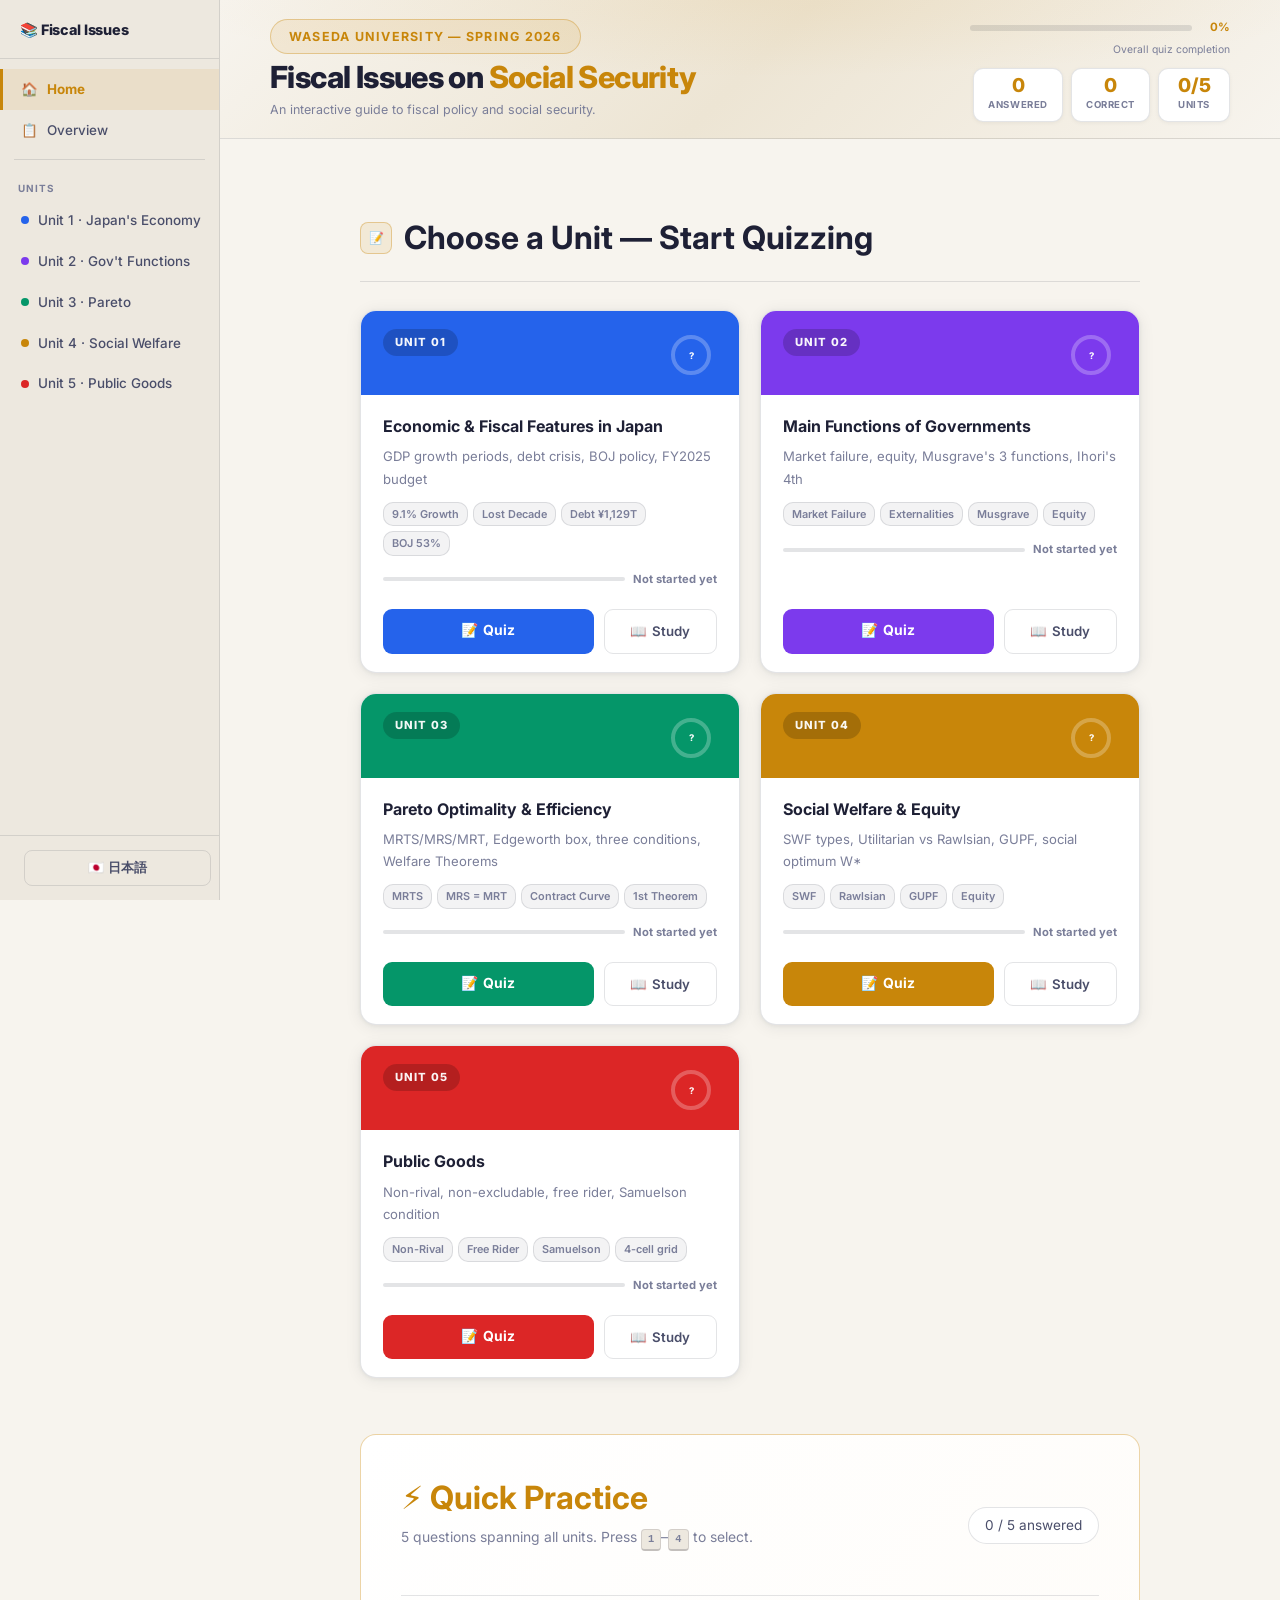
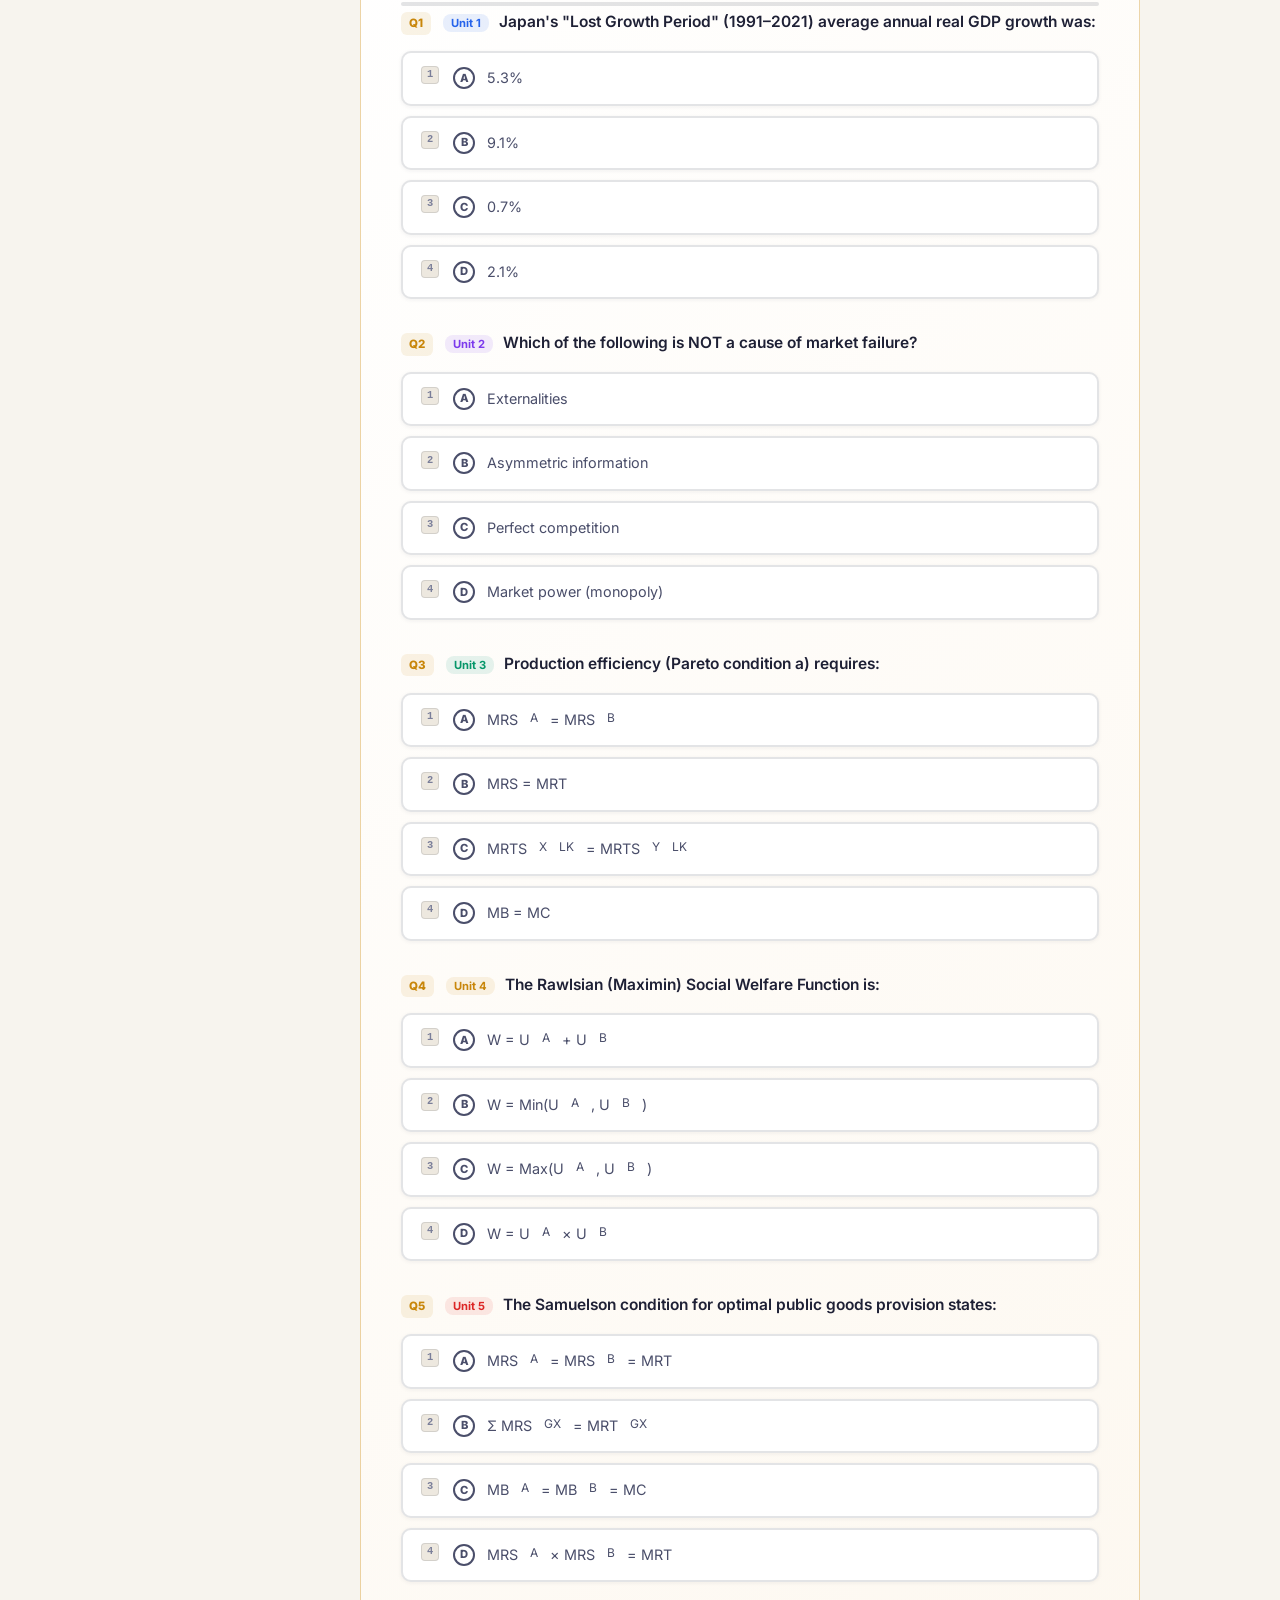
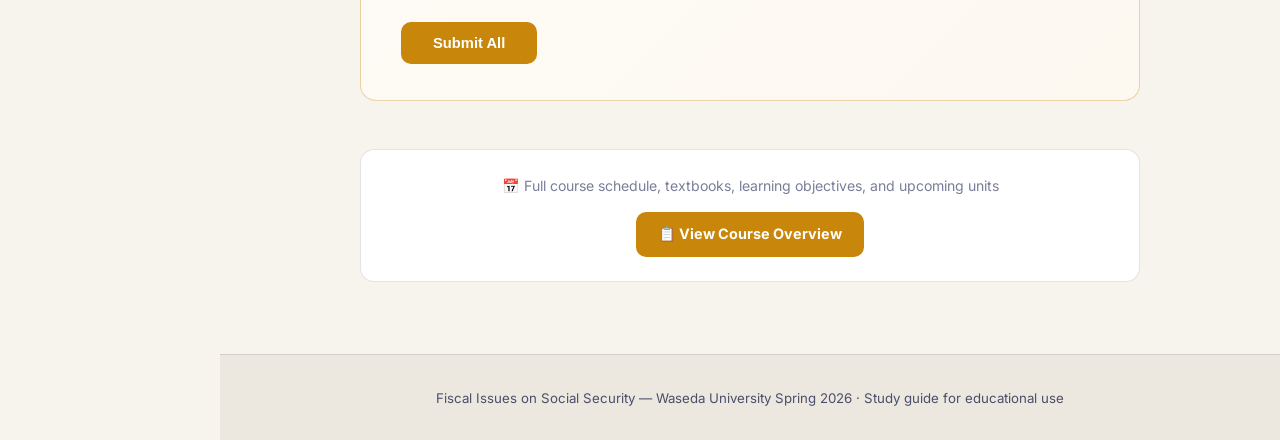
<file: index.html>
<!DOCTYPE html>
<html lang="en">
<head>
<meta charset="UTF-8">
<meta name="viewport" content="width=device-width,initial-scale=1">
<title>Fiscal Issues on Social Security — Study Guide</title>
<link rel="stylesheet" href="styles.css">
<link rel="preconnect" href="https://fonts.googleapis.com">
<link href="https://fonts.googleapis.com/css2?family=Inter:wght@400;500;600;700;800&family=Noto+Sans+JP:wght@400;500;700&display=swap" rel="stylesheet">
</head>
<body>

<aside class="sidebar">
  <div class="sidebar-brand">📚 Fiscal Issues</div>
  <nav class="sidebar-nav">
    <a href="index.html">
      <span>🏠</span>
      <span class="en">Home</span><span class="jp">ホーム</span>
    </a>
    <a href="overview.html">
      <span>📋</span>
      <span class="en">Overview</span><span class="jp">授業概要</span>
    </a>
    <div class="sidebar-divider"></div>
    <div class="sidebar-section-label">
      <span class="en">Units</span><span class="jp">ユニット</span>
    </div>
    <a href="unit1.html" style="--unit-color:var(--unit1)">
      <span class="sidebar-unit-dot"></span>
      <span class="en">Unit 1 · Japan's Economy</span>
      <span class="jp">Unit 1 · 日本経済</span>
    </a>
    <a href="unit2.html" style="--unit-color:var(--unit2)">
      <span class="sidebar-unit-dot"></span>
      <span class="en">Unit 2 · Gov't Functions</span>
      <span class="jp">Unit 2 · 政府の機能</span>
    </a>
    <a href="unit3.html" style="--unit-color:var(--unit3)">
      <span class="sidebar-unit-dot"></span>
      <span class="en">Unit 3 · Pareto</span>
      <span class="jp">Unit 3 · パレート最適</span>
    </a>
    <a href="unit4.html" style="--unit-color:var(--unit4)">
      <span class="sidebar-unit-dot"></span>
      <span class="en">Unit 4 · Social Welfare</span>
      <span class="jp">Unit 4 · 社会的厚生</span>
    </a>
    <a href="unit5.html" style="--unit-color:var(--unit5)">
      <span class="sidebar-unit-dot"></span>
      <span class="en">Unit 5 · Public Goods</span>
      <span class="jp">Unit 5 · 公共財</span>
    </a>
  </nav>
  <div class="sidebar-footer">
    <button class="lang-toggle sidebar-lang-btn">🇯🇵 日本語</button>
  </div>
</aside>

<nav class="topnav">
  <span class="nav-brand">📚 Fiscal Issues</span>
  <a href="index.html" class="active">Home</a>
  <a href="overview.html">Overview</a>
  <a href="unit1.html">Unit 1</a>
  <a href="unit2.html">Unit 2</a>
  <a href="unit3.html">Unit 3</a>
  <a href="unit4.html">Unit 4</a>
  <a href="unit5.html">Unit 5</a>
  <button class="lang-toggle">🇯🇵 日本語</button>
</nav>

<!-- ── HERO (compact 2-col) ── -->
<section class="hero-quiz">
  <div class="hero-quiz-row">
    <!-- Left: title + subtitle -->
    <div class="hero-quiz-left">
      <div class="hero-badge en" style="margin-bottom:6px">Waseda University — Spring 2026</div>
      <div class="hero-badge jp" style="margin-bottom:6px">早稲田大学 — 2026年春学期</div>
      <h1 class="en">Fiscal Issues on <span>Social Security</span></h1>
      <h1 class="jp">社会保障の<span>財政問題</span></h1>
      <p class="hero-sub en">An interactive guide to fiscal policy and social security.</p>
      <p class="hero-sub jp">財政政策と社会保障を、対話的に学ぶ。</p>
    </div>

    <!-- Right: progress + stats -->
    <div class="hero-quiz-right">
      <div class="hero-progress-wrap">
        <div class="hero-progress-row">
          <div class="hero-progress-track"><div class="hero-progress-fill" id="hero-fill"></div></div>
          <span class="hero-progress-pct" id="hero-pct">0%</span>
        </div>
        <div class="hero-progress-label en">Overall quiz completion</div>
        <div class="hero-progress-label jp">全体クイズ進捗</div>
      </div>
      <div class="stat-row">
        <div class="stat-chip">
          <div class="stat-val" id="stat-answered">—</div>
          <div class="stat-lbl en">Answered</div>
          <div class="stat-lbl jp">回答済み</div>
        </div>
        <div class="stat-chip">
          <div class="stat-val" id="stat-correct">—</div>
          <div class="stat-lbl en">Correct</div>
          <div class="stat-lbl jp">正解</div>
        </div>
        <div class="stat-chip">
          <div class="stat-val" id="stat-units">0/5</div>
          <div class="stat-lbl en">Units</div>
          <div class="stat-lbl jp">Units</div>
        </div>
      </div>
    </div>
  </div>
</section>

<main class="container section">

  <!-- ── UNIT DECK ── -->
  <div class="concept-section">
    <div class="section-header">
      <div class="section-num">📝</div>
      <h2 class="en">Choose a Unit — Start Quizzing</h2>
      <h2 class="jp">ユニットを選ぶ — クイズを始める</h2>
    </div>

    <div class="unit-deck">

      <!-- Unit 1 -->
      <div class="udc unit-color-1" data-unit-id="unit1">
        <div class="udc-top" style="background:var(--unit1)">
          <span class="udc-num-badge">Unit 01</span>
          <div class="udc-ring-wrap">
            <svg class="udc-ring-svg" viewBox="0 0 52 52">
              <circle class="ring-track" cx="26" cy="26" r="18"/>
              <circle class="ring-fill"  cx="26" cy="26" r="18"/>
            </svg>
            <span class="udc-ring-label">?</span>
          </div>
        </div>
        <div class="udc-body">
          <h3 class="en">Economic & Fiscal Features in Japan</h3>
          <h3 class="jp">日本の経済・財政の特徴</h3>
          <p class="udc-desc en">GDP growth periods, debt crisis, BOJ policy, FY2025 budget</p>
          <p class="udc-desc jp">GDP成長期、国債危機、日銀政策、2025年度予算</p>
          <div class="udc-topics">
            <span class="udc-tag">9.1% Growth</span>
            <span class="udc-tag">Lost Decade</span>
            <span class="udc-tag">Debt ¥1,129T</span>
            <span class="udc-tag">BOJ 53%</span>
          </div>
          <div class="udc-score-row">
            <div class="udc-bar-track"><div class="udc-bar-fill"></div></div>
            <span class="udc-score-txt">Not started yet</span>
          </div>
        </div>
        <div class="udc-actions">
          <a href="unit1.html#quiz-section" class="btn-quiz">📝 <span class="en">Quiz</span><span class="jp">クイズ</span></a>
          <a href="unit1.html" class="btn-study">📖 <span class="en">Study</span><span class="jp">学習</span></a>
        </div>
      </div>

      <!-- Unit 2 -->
      <div class="udc unit-color-2" data-unit-id="unit2">
        <div class="udc-top" style="background:var(--unit2)">
          <span class="udc-num-badge">Unit 02</span>
          <div class="udc-ring-wrap">
            <svg class="udc-ring-svg" viewBox="0 0 52 52">
              <circle class="ring-track" cx="26" cy="26" r="18"/>
              <circle class="ring-fill"  cx="26" cy="26" r="18"/>
            </svg>
            <span class="udc-ring-label">?</span>
          </div>
        </div>
        <div class="udc-body">
          <h3 class="en">Main Functions of Governments</h3>
          <h3 class="jp">政府の主要機能</h3>
          <p class="udc-desc en">Market failure, equity, Musgrave's 3 functions, Ihori's 4th</p>
          <p class="udc-desc jp">市場の失敗、公平性、マスグレイブ3機能、井堀の第4機能</p>
          <div class="udc-topics">
            <span class="udc-tag">Market Failure</span>
            <span class="udc-tag">Externalities</span>
            <span class="udc-tag">Musgrave</span>
            <span class="udc-tag">Equity</span>
          </div>
          <div class="udc-score-row">
            <div class="udc-bar-track"><div class="udc-bar-fill"></div></div>
            <span class="udc-score-txt">Not started yet</span>
          </div>
        </div>
        <div class="udc-actions">
          <a href="unit2.html#quiz-section" class="btn-quiz">📝 <span class="en">Quiz</span><span class="jp">クイズ</span></a>
          <a href="unit2.html" class="btn-study">📖 <span class="en">Study</span><span class="jp">学習</span></a>
        </div>
      </div>

      <!-- Unit 3 -->
      <div class="udc unit-color-3" data-unit-id="unit3">
        <div class="udc-top" style="background:var(--unit3)">
          <span class="udc-num-badge">Unit 03</span>
          <div class="udc-ring-wrap">
            <svg class="udc-ring-svg" viewBox="0 0 52 52">
              <circle class="ring-track" cx="26" cy="26" r="18"/>
              <circle class="ring-fill"  cx="26" cy="26" r="18"/>
            </svg>
            <span class="udc-ring-label">?</span>
          </div>
        </div>
        <div class="udc-body">
          <h3 class="en">Pareto Optimality & Efficiency</h3>
          <h3 class="jp">パレート最適と効率性</h3>
          <p class="udc-desc en">MRTS/MRS/MRT, Edgeworth box, three conditions, Welfare Theorems</p>
          <p class="udc-desc jp">MRTS/MRS/MRT、エッジワースボックス、3条件、厚生定理</p>
          <div class="udc-topics">
            <span class="udc-tag">MRTS</span>
            <span class="udc-tag">MRS = MRT</span>
            <span class="udc-tag">Contract Curve</span>
            <span class="udc-tag">1st Theorem</span>
          </div>
          <div class="udc-score-row">
            <div class="udc-bar-track"><div class="udc-bar-fill"></div></div>
            <span class="udc-score-txt">Not started yet</span>
          </div>
        </div>
        <div class="udc-actions">
          <a href="unit3.html#quiz-section" class="btn-quiz">📝 <span class="en">Quiz</span><span class="jp">クイズ</span></a>
          <a href="unit3.html" class="btn-study">📖 <span class="en">Study</span><span class="jp">学習</span></a>
        </div>
      </div>

      <!-- Unit 4 -->
      <div class="udc unit-color-4" data-unit-id="unit4">
        <div class="udc-top" style="background:var(--unit4)">
          <span class="udc-num-badge">Unit 04</span>
          <div class="udc-ring-wrap">
            <svg class="udc-ring-svg" viewBox="0 0 52 52">
              <circle class="ring-track" cx="26" cy="26" r="18"/>
              <circle class="ring-fill"  cx="26" cy="26" r="18"/>
            </svg>
            <span class="udc-ring-label">?</span>
          </div>
        </div>
        <div class="udc-body">
          <h3 class="en">Social Welfare & Equity</h3>
          <h3 class="jp">社会厚生と公平性</h3>
          <p class="udc-desc en">SWF types, Utilitarian vs Rawlsian, GUPF, social optimum W*</p>
          <p class="udc-desc jp">SWFタイプ、功利主義 vs ロールズ型、GUPF、社会的最適W*</p>
          <div class="udc-topics">
            <span class="udc-tag">SWF</span>
            <span class="udc-tag">Rawlsian</span>
            <span class="udc-tag">GUPF</span>
            <span class="udc-tag">Equity</span>
          </div>
          <div class="udc-score-row">
            <div class="udc-bar-track"><div class="udc-bar-fill"></div></div>
            <span class="udc-score-txt">Not started yet</span>
          </div>
        </div>
        <div class="udc-actions">
          <a href="unit4.html#quiz-section" class="btn-quiz">📝 <span class="en">Quiz</span><span class="jp">クイズ</span></a>
          <a href="unit4.html" class="btn-study">📖 <span class="en">Study</span><span class="jp">学習</span></a>
        </div>
      </div>

      <!-- Unit 5 -->
      <div class="udc unit-color-5" data-unit-id="unit5">
        <div class="udc-top" style="background:var(--unit5)">
          <span class="udc-num-badge">Unit 05</span>
          <div class="udc-ring-wrap">
            <svg class="udc-ring-svg" viewBox="0 0 52 52">
              <circle class="ring-track" cx="26" cy="26" r="18"/>
              <circle class="ring-fill"  cx="26" cy="26" r="18"/>
            </svg>
            <span class="udc-ring-label">?</span>
          </div>
        </div>
        <div class="udc-body">
          <h3 class="en">Public Goods</h3>
          <h3 class="jp">公共財</h3>
          <p class="udc-desc en">Non-rival, non-excludable, free rider, Samuelson condition</p>
          <p class="udc-desc jp">非競合性、非排除性、フリーライダー、サミュエルソン条件</p>
          <div class="udc-topics">
            <span class="udc-tag">Non-Rival</span>
            <span class="udc-tag">Free Rider</span>
            <span class="udc-tag">Samuelson</span>
            <span class="udc-tag">4-cell grid</span>
          </div>
          <div class="udc-score-row">
            <div class="udc-bar-track"><div class="udc-bar-fill"></div></div>
            <span class="udc-score-txt">Not started yet</span>
          </div>
        </div>
        <div class="udc-actions">
          <a href="unit5.html#quiz-section" class="btn-quiz">📝 <span class="en">Quiz</span><span class="jp">クイズ</span></a>
          <a href="unit5.html" class="btn-study">📖 <span class="en">Study</span><span class="jp">学習</span></a>
        </div>
      </div>

    </div><!-- /unit-deck -->
  </div>

  <!-- ── QUICK PRACTICE ── -->
  <div class="quick-drill" data-quiz>
    <div class="quiz-header quick-drill-header">
      <div>
        <h2 class="en">⚡ Quick Practice</h2>
        <h2 class="jp">⚡ クイックプラクティス</h2>
        <p class="quick-drill-sub en">5 questions spanning all units. Press <span class="kbd">1</span>–<span class="kbd">4</span> to select.</p>
        <p class="quick-drill-sub jp">全ユニットから5問。<span class="kbd">1</span>〜<span class="kbd">4</span>キーで選択。</p>
      </div>
      <span class="quiz-score">0 / 5 answered</span>
    </div>
    <div class="progress-bar"><div class="progress-fill" style="width:0%"></div></div>

    <!-- Q1 — Unit 1 -->
    <div class="question-block" data-correct="2"
         data-deep-link="unit1.html#sec-growth"
         data-deep-label="Unit 1: Three Growth Periods">
      <h4>
        <span class="q-num">Q1</span>
        <span class="unit-tag" style="background:rgba(37,99,235,0.1);color:#2563eb;font-size:0.7rem;font-weight:700;padding:2px 8px;border-radius:8px;margin-right:6px">Unit 1</span>
        <span class="en">Japan's "Lost Growth Period" (1991–2021) average annual real GDP growth was:</span>
        <span class="jp">日本の「失われた成長期」（1991〜2021年）の実質GDP平均成長率は？</span>
      </h4>
      <div class="options">
        <div class="option"><span class="option-marker">A</span> 5.3%</div>
        <div class="option"><span class="option-marker">B</span> 9.1%</div>
        <div class="option"><span class="option-marker">C</span> 0.7%</div>
        <div class="option"><span class="option-marker">D</span> 2.1%</div>
      </div>
      <div class="explanation"><strong>0.7%</strong> — <span class="en">After the asset bubble burst in 1991, Japan stagnated for three decades. 0.7% vs the miracle-era 9.1% illustrates how dramatically growth collapsed.</span><span class="jp">1991年のバブル崩壊後、日本は30年間停滞。高度成長期の9.1%と比較すると成長の落ち込みの大きさがわかる。</span></div>
    </div>

    <!-- Q2 — Unit 2 -->
    <div class="question-block" data-correct="2"
         data-deep-link="unit2.html#sec-failure"
         data-deep-label="Unit 2: Market Failure">
      <h4>
        <span class="q-num">Q2</span>
        <span class="unit-tag" style="background:rgba(124,58,237,0.1);color:#7c3aed;font-size:0.7rem;font-weight:700;padding:2px 8px;border-radius:8px;margin-right:6px">Unit 2</span>
        <span class="en">Which of the following is NOT a cause of market failure?</span>
        <span class="jp">次のうち、市場の失敗の原因でないのはどれか？</span>
      </h4>
      <div class="options">
        <div class="option"><span class="option-marker">A</span> <span class="en">Externalities</span><span class="jp">外部性</span></div>
        <div class="option"><span class="option-marker">B</span> <span class="en">Asymmetric information</span><span class="jp">情報の非対称性</span></div>
        <div class="option"><span class="option-marker">C</span> <span class="en">Perfect competition</span><span class="jp">完全競争</span></div>
        <div class="option"><span class="option-marker">D</span> <span class="en">Market power (monopoly)</span><span class="jp">市場支配力（独占）</span></div>
      </div>
      <div class="explanation"><strong class="en">Perfect competition</strong><strong class="jp">完全競争</strong> — <span class="en">Perfect competition IS the benchmark that ensures efficiency. Market failures occur when competition breaks down (monopoly), prices omit social costs (externalities), information is asymmetric, or goods are non-excludable (public goods).</span><span class="jp">完全競争は効率性を保証するベンチマーク。市場の失敗は競争の崩壊（独占）、社会的費用の省略（外部性）、情報の非対称性、非排除性（公共財）のときに生じる。</span></div>
    </div>

    <!-- Q3 — Unit 3 -->
    <div class="question-block" data-correct="2"
         data-deep-link="unit3.html#sec-pareto"
         data-deep-label="Unit 3: Three Pareto Conditions">
      <h4>
        <span class="q-num">Q3</span>
        <span class="unit-tag" style="background:rgba(5,150,105,0.1);color:#059669;font-size:0.7rem;font-weight:700;padding:2px 8px;border-radius:8px;margin-right:6px">Unit 3</span>
        <span class="en">Production efficiency (Pareto condition a) requires:</span>
        <span class="jp">生産効率性（パレート条件a）の要件は？</span>
      </h4>
      <div class="options">
        <div class="option"><span class="option-marker">A</span> MRS<sup>A</sup> = MRS<sup>B</sup></div>
        <div class="option"><span class="option-marker">B</span> MRS = MRT</div>
        <div class="option"><span class="option-marker">C</span> MRTS<sup>X</sup><sub>LK</sub> = MRTS<sup>Y</sup><sub>LK</sub></div>
        <div class="option"><span class="option-marker">D</span> MB = MC</div>
      </div>
      <div class="explanation"><strong>MRTS<sup>X</sup> = MRTS<sup>Y</sup></strong> — <span class="en">If the MRTS differs between goods X and Y, inputs can be reallocated to produce more of both — a Pareto improvement. Equality eliminates this opportunity.</span><span class="jp">XとYの生産でMRTSが異なれば、投入物の再配分で両財の産出増が可能（パレート改善）。等しくなれば改善余地なし。</span></div>
    </div>

    <!-- Q4 — Unit 4 -->
    <div class="question-block" data-correct="1"
         data-deep-link="unit4.html#sec-swf-types"
         data-deep-label="Unit 4: Four SWF Types">
      <h4>
        <span class="q-num">Q4</span>
        <span class="unit-tag" style="background:rgba(200,134,10,0.1);color:#c8860a;font-size:0.7rem;font-weight:700;padding:2px 8px;border-radius:8px;margin-right:6px">Unit 4</span>
        <span class="en">The Rawlsian (Maximin) Social Welfare Function is:</span>
        <span class="jp">ロールズ型（マキシミン）社会厚生関数は？</span>
      </h4>
      <div class="options">
        <div class="option"><span class="option-marker">A</span> W = U<sub>A</sub> + U<sub>B</sub></div>
        <div class="option"><span class="option-marker">B</span> W = Min(U<sub>A</sub>, U<sub>B</sub>)</div>
        <div class="option"><span class="option-marker">C</span> W = Max(U<sub>A</sub>, U<sub>B</sub>)</div>
        <div class="option"><span class="option-marker">D</span> W = U<sub>A</sub> × U<sub>B</sub></div>
      </div>
      <div class="explanation"><strong>W = Min(U<sub>A</sub>, U<sub>B</sub>)</strong> — <span class="en">Rawls: maximize the utility of the worst-off person. Social welfare only improves when the least well-off improves. Comes from the "veil of ignorance" — you'd choose this not knowing which person you'd be.</span><span class="jp">ロールズ：最も不遇な人の効用を最大化。最も不遇な人が改善しない限り社会厚生は向上しない。「無知のヴェール」から — 自分がどの立場になるかわからなければこれを選ぶ。</span></div>
    </div>

    <!-- Q5 — Unit 5 -->
    <div class="question-block" data-correct="1"
         data-deep-link="unit5.html#sec-optimal"
         data-deep-label="Unit 5: Optimal Provision">
      <h4>
        <span class="q-num">Q5</span>
        <span class="unit-tag" style="background:rgba(220,38,38,0.1);color:#dc2626;font-size:0.7rem;font-weight:700;padding:2px 8px;border-radius:8px;margin-right:6px">Unit 5</span>
        <span class="en">The Samuelson condition for optimal public goods provision states:</span>
        <span class="jp">最適公共財供給のサミュエルソン条件は？</span>
      </h4>
      <div class="options">
        <div class="option"><span class="option-marker">A</span> MRS<sup>A</sup> = MRS<sup>B</sup> = MRT</div>
        <div class="option"><span class="option-marker">B</span> Σ MRS<sub>GX</sub> = MRT<sub>GX</sub></div>
        <div class="option"><span class="option-marker">C</span> MB<sub>A</sub> = MB<sub>B</sub> = MC</div>
        <div class="option"><span class="option-marker">D</span> MRS<sup>A</sup> × MRS<sup>B</sup> = MRT</div>
      </div>
      <div class="explanation"><strong>Σ MRS = MRT</strong> — <span class="en">Because the same unit of a public good is consumed by ALL individuals simultaneously, its social value is the SUM of individual MRS. This contrasts with private goods where each unit goes to one person (MRS_A = MRS_B = MRT).</span><span class="jp">公共財の同じ単位が全員に同時に消費されるため、社会的価値は個人MRSの合計。私的財（1単位が1人へ）のMRS_A = MRS_B = MRTと対照的。</span></div>
    </div>

    <button class="quiz-submit en">Submit All</button>
    <button class="quiz-submit jp">全問提出</button>
    <div class="quiz-result"></div>
  </div><!-- /quick-drill -->

  <!-- ── COURSE OVERVIEW TEASER ── -->
  <div style="text-align:center;margin-top:48px;padding:24px;background:var(--bg-card);border:1px solid var(--border);border-radius:14px">
    <p style="font-size:0.88rem;color:var(--text-muted);margin-bottom:14px" class="en">📅 Full course schedule, textbooks, learning objectives, and upcoming units</p>
    <p style="font-size:0.88rem;color:var(--text-muted);margin-bottom:14px" class="jp">📅 全授業スケジュール・教科書・学習目標・今後のユニット</p>
    <a href="overview.html" style="display:inline-flex;align-items:center;gap:8px;background:var(--accent);color:#fff;border-radius:10px;padding:10px 22px;font-weight:700;font-size:0.9rem;transition:opacity .2s" onmouseover="this.style.opacity='.85'" onmouseout="this.style.opacity='1'">
      <span class="en">📋 View Course Overview</span>
      <span class="jp">📋 授業概要を見る</span>
    </a>
  </div>

</main>

<footer>
  <p class="en">Fiscal Issues on Social Security — Waseda University Spring 2026 · Study guide for educational use</p>
  <p class="jp">社会保障の財政問題 — 早稲田大学 2026年春学期 · 学習用教材</p>
</footer>

<script src="app.js"></script>
</body>
</html>
</file>
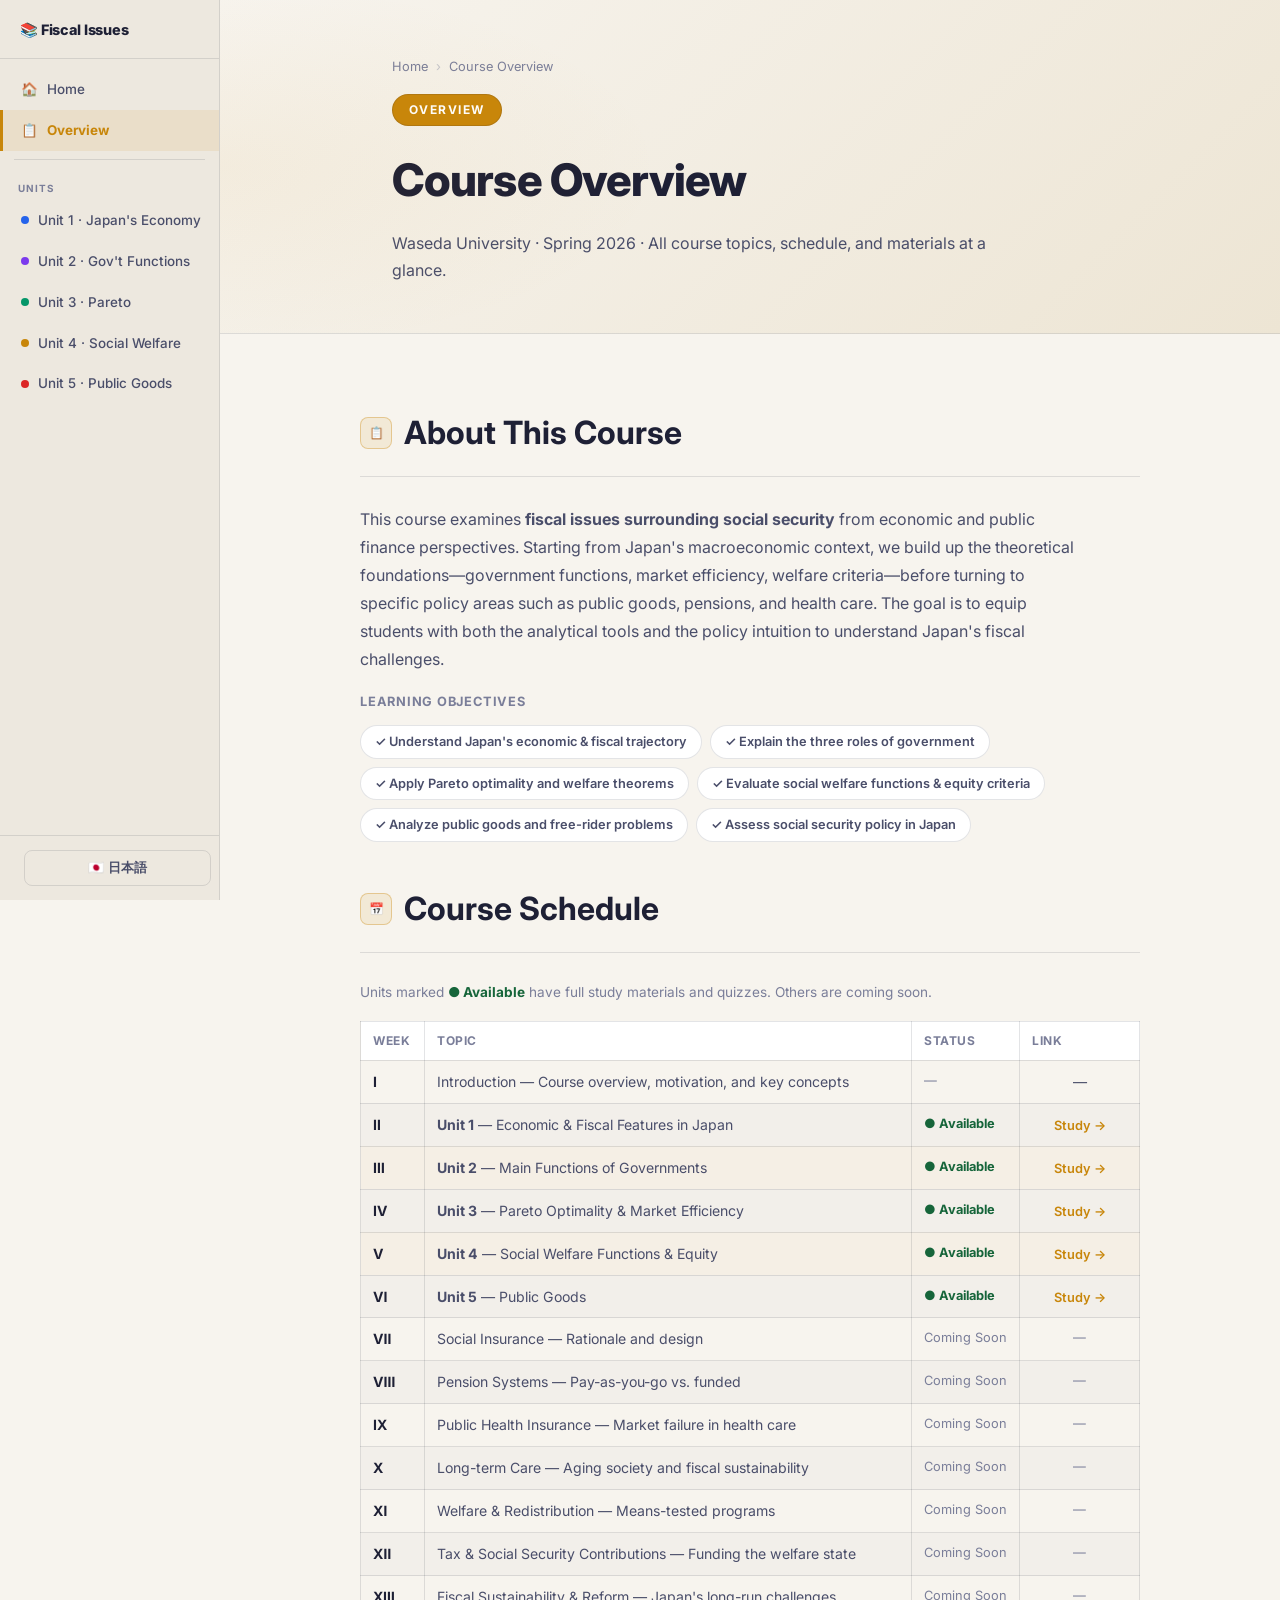
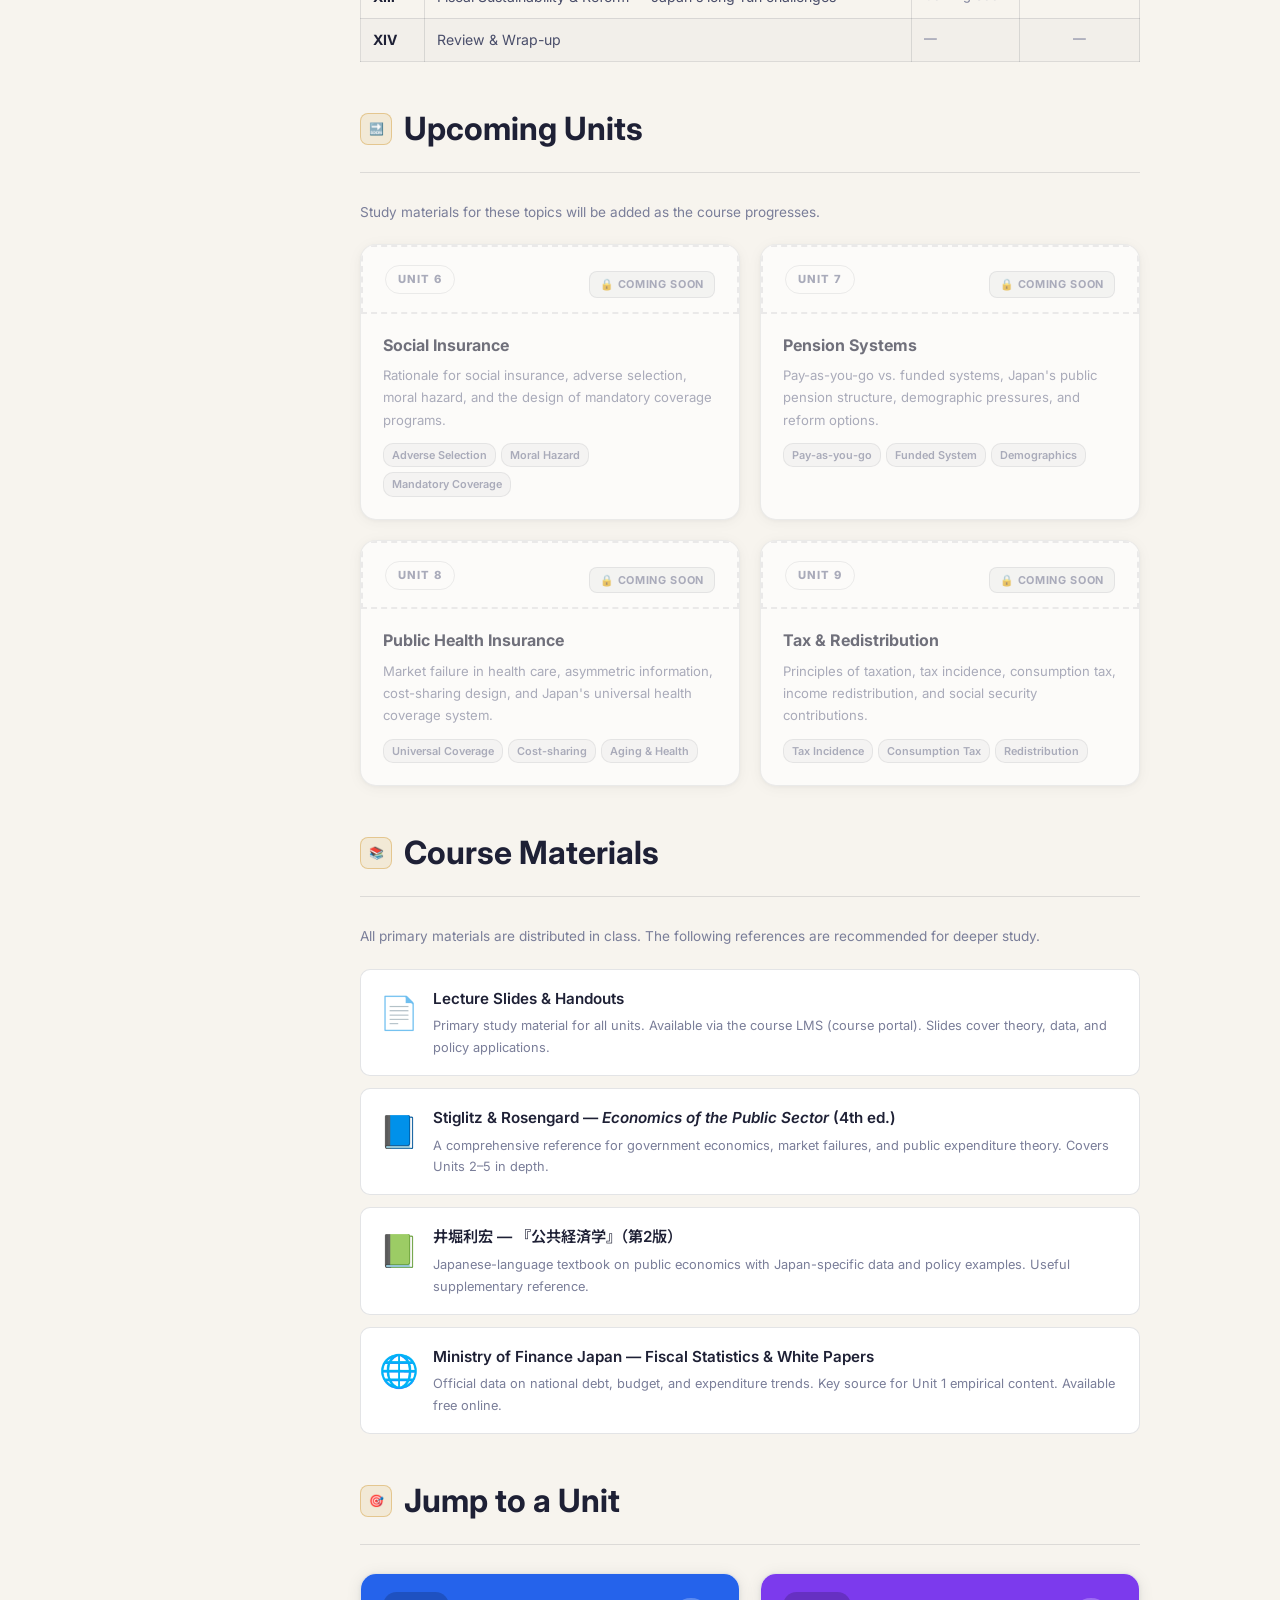
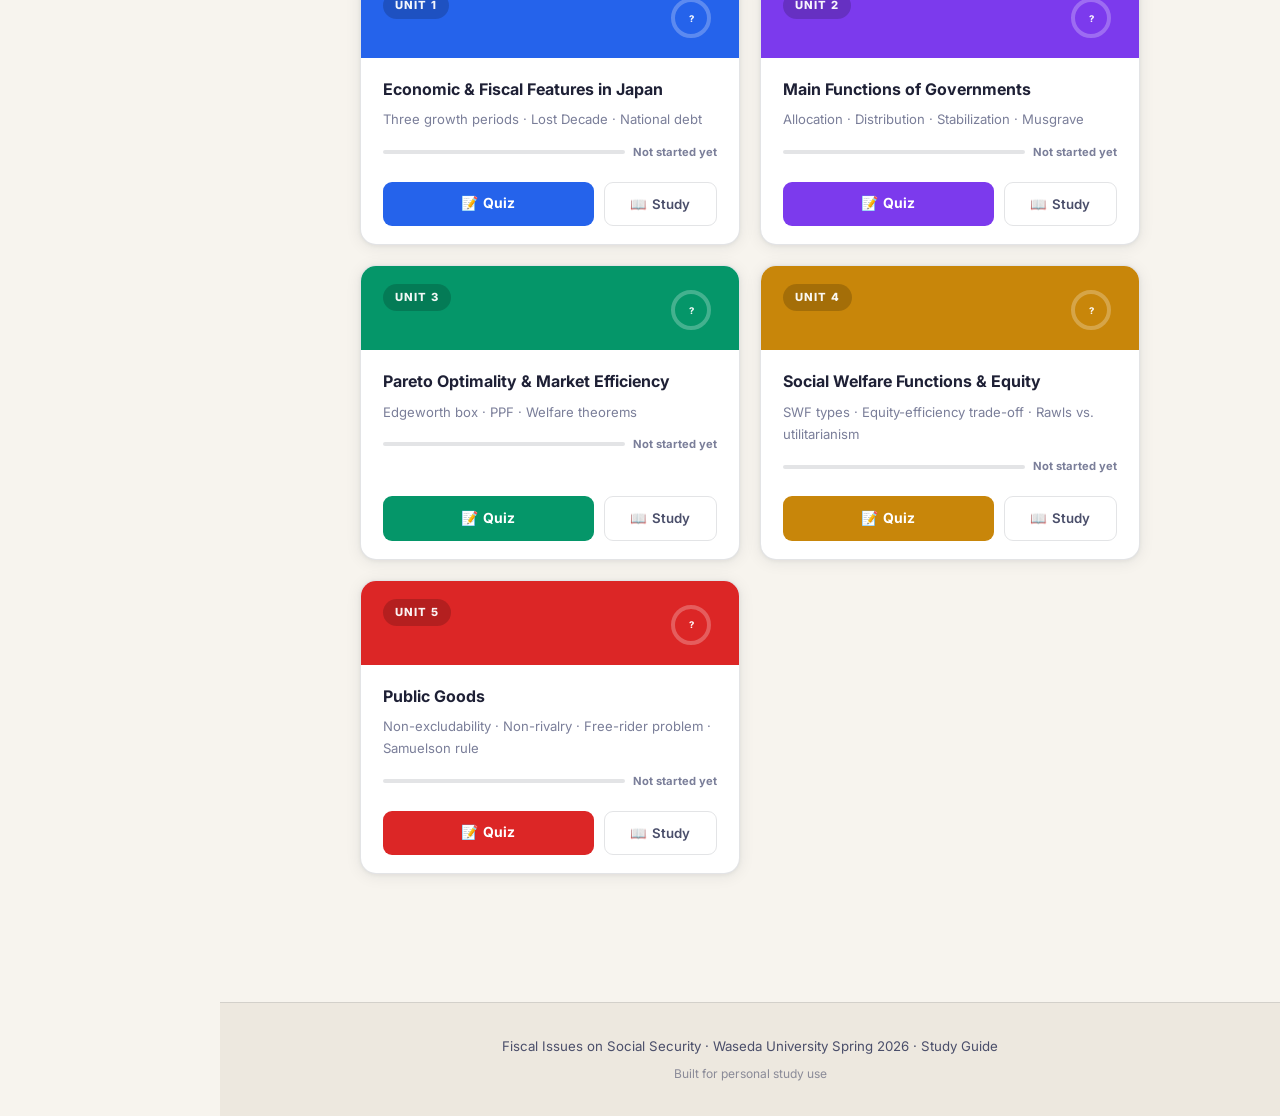
<file: overview.html>
<!DOCTYPE html>
<html lang="en">
<head>
<meta charset="UTF-8">
<meta name="viewport" content="width=device-width,initial-scale=1">
<title>Course Overview — Fiscal Issues on Social Security</title>
<link rel="stylesheet" href="styles.css">
<link href="https://fonts.googleapis.com/css2?family=Inter:wght@400;500;600;700;800&family=Noto+Sans+JP:wght@400;500;700&display=swap" rel="stylesheet">
</head>
<body>

<aside class="sidebar">
  <div class="sidebar-brand">📚 Fiscal Issues</div>
  <nav class="sidebar-nav">
    <a href="index.html">
      <span>🏠</span>
      <span class="en">Home</span><span class="jp">ホーム</span>
    </a>
    <a href="overview.html">
      <span>📋</span>
      <span class="en">Overview</span><span class="jp">授業概要</span>
    </a>
    <div class="sidebar-divider"></div>
    <div class="sidebar-section-label">
      <span class="en">Units</span><span class="jp">ユニット</span>
    </div>
    <a href="unit1.html" style="--unit-color:var(--unit1)">
      <span class="sidebar-unit-dot"></span>
      <span class="en">Unit 1 · Japan's Economy</span>
      <span class="jp">Unit 1 · 日本経済</span>
    </a>
    <a href="unit2.html" style="--unit-color:var(--unit2)">
      <span class="sidebar-unit-dot"></span>
      <span class="en">Unit 2 · Gov't Functions</span>
      <span class="jp">Unit 2 · 政府の機能</span>
    </a>
    <a href="unit3.html" style="--unit-color:var(--unit3)">
      <span class="sidebar-unit-dot"></span>
      <span class="en">Unit 3 · Pareto</span>
      <span class="jp">Unit 3 · パレート最適</span>
    </a>
    <a href="unit4.html" style="--unit-color:var(--unit4)">
      <span class="sidebar-unit-dot"></span>
      <span class="en">Unit 4 · Social Welfare</span>
      <span class="jp">Unit 4 · 社会的厚生</span>
    </a>
    <a href="unit5.html" style="--unit-color:var(--unit5)">
      <span class="sidebar-unit-dot"></span>
      <span class="en">Unit 5 · Public Goods</span>
      <span class="jp">Unit 5 · 公共財</span>
    </a>
  </nav>
  <div class="sidebar-footer">
    <button class="lang-toggle sidebar-lang-btn">🇯🇵 日本語</button>
  </div>
</aside>

<nav class="topnav">
  <span class="nav-brand">📚 Fiscal Issues</span>
  <a href="index.html">Home</a>
  <a href="overview.html" class="active">Overview</a>
  <a href="unit1.html">Unit 1</a>
  <a href="unit2.html">Unit 2</a>
  <a href="unit3.html">Unit 3</a>
  <a href="unit4.html">Unit 4</a>
  <a href="unit5.html">Unit 5</a>
  <button class="lang-toggle">🇯🇵 日本語</button>
</nav>

<!-- Page hero -->
<div class="unit-hero" style="--unit-color: var(--accent); background: linear-gradient(135deg, #f7f4ee 0%, #ede5d4 100%); border-bottom: 1px solid var(--border);">
  <div class="container">
    <div class="breadcrumb">
      <a href="index.html">Home</a>
      <span class="sep">›</span>
      <span class="en">Course Overview</span>
      <span class="jp">授業概要</span>
    </div>
    <div class="unit-badge" style="background: var(--accent); color: #fff;">Overview</div>
    <h1 class="en" style="color: var(--text-primary);">Course Overview</h1>
    <h1 class="jp" style="color: var(--text-primary);">授業概要</h1>
    <p style="color:var(--text-secondary);max-width:640px;margin-top:12px" class="en">
      Waseda University · Spring 2026 · All course topics, schedule, and materials at a glance.
    </p>
    <p style="color:var(--text-secondary);max-width:640px;margin-top:12px" class="jp">
      早稲田大学 · 2026年春学期 · 授業のトピック・スケジュール・教材の一覧
    </p>
  </div>
</div>

<main class="container section">

  <!-- ── About this course ── -->
  <div class="concept-section" style="margin-bottom: 40px;">
    <div class="section-header">
      <div class="section-num">📋</div>
      <h2 class="en">About This Course</h2>
      <h2 class="jp">この授業について</h2>
    </div>
    <p class="en" style="color:var(--text-secondary); max-width:720px; line-height:1.75; margin-bottom:18px;">
      This course examines <strong>fiscal issues surrounding social security</strong> from economic and public finance perspectives.
      Starting from Japan's macroeconomic context, we build up the theoretical foundations—government functions, market efficiency,
      welfare criteria—before turning to specific policy areas such as public goods, pensions, and health care.
      The goal is to equip students with both the analytical tools and the policy intuition to understand Japan's fiscal challenges.
    </p>
    <p class="jp" style="color:var(--text-secondary); max-width:720px; line-height:1.75; margin-bottom:18px;">
      本授業では、<strong>社会保障に関わる財政問題</strong>を経済学・財政学の観点から考察します。
      日本のマクロ経済的文脈を出発点として、政府の機能、市場効率性、福祉基準などの理論的基礎を積み上げ、
      公共財・年金・医療などの具体的な政策領域へと展開します。
      日本が直面する財政課題を分析し、政策を論じる力を養うことが目標です。
    </p>

    <!-- Learning objective pills -->
    <div class="en">
      <p style="font-size:0.8rem; font-weight:700; color:var(--text-muted); text-transform:uppercase; letter-spacing:0.06em; margin-bottom:6px;">Learning Objectives</p>
      <div class="obj-list">
        <span class="obj-pill">✓ Understand Japan's economic & fiscal trajectory</span>
        <span class="obj-pill">✓ Explain the three roles of government</span>
        <span class="obj-pill">✓ Apply Pareto optimality and welfare theorems</span>
        <span class="obj-pill">✓ Evaluate social welfare functions &amp; equity criteria</span>
        <span class="obj-pill">✓ Analyze public goods and free-rider problems</span>
        <span class="obj-pill">✓ Assess social security policy in Japan</span>
      </div>
    </div>
    <div class="jp">
      <p style="font-size:0.8rem; font-weight:700; color:var(--text-muted); text-transform:uppercase; letter-spacing:0.06em; margin-bottom:6px;">到達目標</p>
      <div class="obj-list">
        <span class="obj-pill">✓ 日本の経済・財政の軌跡を理解する</span>
        <span class="obj-pill">✓ 政府の3つの役割を説明できる</span>
        <span class="obj-pill">✓ パレート最適と厚生定理を応用できる</span>
        <span class="obj-pill">✓ 社会的厚生関数と公平性基準を評価できる</span>
        <span class="obj-pill">✓ 公共財とフリーライダー問題を分析できる</span>
        <span class="obj-pill">✓ 日本の社会保障政策を論じられる</span>
      </div>
    </div>
  </div>

  <!-- ── Course Schedule ── -->
  <div class="concept-section" style="margin-bottom: 40px;">
    <div class="section-header">
      <div class="section-num">📅</div>
      <h2 class="en">Course Schedule</h2>
      <h2 class="jp">授業スケジュール</h2>
    </div>
    <p class="en" style="color:var(--text-muted); font-size:0.85rem; margin-bottom:16px;">
      Units marked <span style="color:var(--success); font-weight:700;">● Available</span> have full study materials and quizzes. Others are coming soon.
    </p>
    <p class="jp" style="color:var(--text-muted); font-size:0.85rem; margin-bottom:16px;">
      <span style="color:var(--success); font-weight:700;">● 公開中</span>のユニットは教材とクイズが利用可能です。それ以外は順次公開予定。
    </p>

    <div style="overflow-x:auto;">
      <table class="schedule-table">
        <thead>
          <tr>
            <th style="width:64px;" class="en">Week</th>
            <th style="width:64px;" class="jp">週</th>
            <th class="en">Topic</th>
            <th class="jp">テーマ</th>
            <th style="width:100px;" class="en">Status</th>
            <th style="width:100px;" class="jp">状況</th>
            <th style="width:120px;">Link</th>
          </tr>
        </thead>
        <tbody>

          <tr>
            <td class="week-num en">Ⅰ</td>
            <td class="week-num jp">第1回</td>
            <td class="en">Introduction — Course overview, motivation, and key concepts</td>
            <td class="jp">イントロダクション — 授業概要・動機・基礎概念</td>
            <td class="status-soon en">—</td>
            <td class="status-soon jp">—</td>
            <td style="text-align:center;">—</td>
          </tr>

          <tr class="week-avail">
            <td class="week-num en">Ⅱ</td>
            <td class="week-num jp">第2回</td>
            <td class="en"><strong>Unit 1</strong> — Economic &amp; Fiscal Features in Japan</td>
            <td class="jp"><strong>Unit 1</strong> — 日本の経済・財政の特徴</td>
            <td class="status-done en">● Available</td>
            <td class="status-done jp">● 公開中</td>
            <td style="text-align:center;"><a href="unit1.html" style="font-size:0.8rem; font-weight:600; color:var(--accent);">Study →</a></td>
          </tr>

          <tr class="week-avail">
            <td class="week-num en">Ⅲ</td>
            <td class="week-num jp">第3回</td>
            <td class="en"><strong>Unit 2</strong> — Main Functions of Governments</td>
            <td class="jp"><strong>Unit 2</strong> — 政府の主要機能</td>
            <td class="status-done en">● Available</td>
            <td class="status-done jp">● 公開中</td>
            <td style="text-align:center;"><a href="unit2.html" style="font-size:0.8rem; font-weight:600; color:var(--accent);">Study →</a></td>
          </tr>

          <tr class="week-avail">
            <td class="week-num en">Ⅳ</td>
            <td class="week-num jp">第4回</td>
            <td class="en"><strong>Unit 3</strong> — Pareto Optimality &amp; Market Efficiency</td>
            <td class="jp"><strong>Unit 3</strong> — パレート最適と市場効率性</td>
            <td class="status-done en">● Available</td>
            <td class="status-done jp">● 公開中</td>
            <td style="text-align:center;"><a href="unit3.html" style="font-size:0.8rem; font-weight:600; color:var(--accent);">Study →</a></td>
          </tr>

          <tr class="week-avail">
            <td class="week-num en">Ⅴ</td>
            <td class="week-num jp">第5回</td>
            <td class="en"><strong>Unit 4</strong> — Social Welfare Functions &amp; Equity</td>
            <td class="jp"><strong>Unit 4</strong> — 社会的厚生関数と公平性</td>
            <td class="status-done en">● Available</td>
            <td class="status-done jp">● 公開中</td>
            <td style="text-align:center;"><a href="unit4.html" style="font-size:0.8rem; font-weight:600; color:var(--accent);">Study →</a></td>
          </tr>

          <tr class="week-avail">
            <td class="week-num en">Ⅵ</td>
            <td class="week-num jp">第6回</td>
            <td class="en"><strong>Unit 5</strong> — Public Goods</td>
            <td class="jp"><strong>Unit 5</strong> — 公共財</td>
            <td class="status-done en">● Available</td>
            <td class="status-done jp">● 公開中</td>
            <td style="text-align:center;"><a href="unit5.html" style="font-size:0.8rem; font-weight:600; color:var(--accent);">Study →</a></td>
          </tr>

          <tr>
            <td class="week-num en">Ⅶ</td>
            <td class="week-num jp">第7回</td>
            <td class="en">Social Insurance — Rationale and design</td>
            <td class="jp">社会保険 — 根拠と設計</td>
            <td class="status-soon en">Coming Soon</td>
            <td class="status-soon jp">近日公開</td>
            <td style="text-align:center; color:var(--text-muted); font-size:0.8rem;">—</td>
          </tr>

          <tr>
            <td class="week-num en">Ⅷ</td>
            <td class="week-num jp">第8回</td>
            <td class="en">Pension Systems — Pay-as-you-go vs. funded</td>
            <td class="jp">年金制度 — 賦課方式と積立方式</td>
            <td class="status-soon en">Coming Soon</td>
            <td class="status-soon jp">近日公開</td>
            <td style="text-align:center; color:var(--text-muted); font-size:0.8rem;">—</td>
          </tr>

          <tr>
            <td class="week-num en">Ⅸ</td>
            <td class="week-num jp">第9回</td>
            <td class="en">Public Health Insurance — Market failure in health care</td>
            <td class="jp">公的医療保険 — 医療における市場の失敗</td>
            <td class="status-soon en">Coming Soon</td>
            <td class="status-soon jp">近日公開</td>
            <td style="text-align:center; color:var(--text-muted); font-size:0.8rem;">—</td>
          </tr>

          <tr>
            <td class="week-num en">Ⅹ</td>
            <td class="week-num jp">第10回</td>
            <td class="en">Long-term Care — Aging society and fiscal sustainability</td>
            <td class="jp">介護 — 高齢化と財政持続性</td>
            <td class="status-soon en">Coming Soon</td>
            <td class="status-soon jp">近日公開</td>
            <td style="text-align:center; color:var(--text-muted); font-size:0.8rem;">—</td>
          </tr>

          <tr>
            <td class="week-num en">Ⅺ</td>
            <td class="week-num jp">第11回</td>
            <td class="en">Welfare &amp; Redistribution — Means-tested programs</td>
            <td class="jp">生活保護・再分配 — 所得調査型給付</td>
            <td class="status-soon en">Coming Soon</td>
            <td class="status-soon jp">近日公開</td>
            <td style="text-align:center; color:var(--text-muted); font-size:0.8rem;">—</td>
          </tr>

          <tr>
            <td class="week-num en">Ⅻ</td>
            <td class="week-num jp">第12回</td>
            <td class="en">Tax &amp; Social Security Contributions — Funding the welfare state</td>
            <td class="jp">税・社会保険料 — 福祉国家の財源</td>
            <td class="status-soon en">Coming Soon</td>
            <td class="status-soon jp">近日公開</td>
            <td style="text-align:center; color:var(--text-muted); font-size:0.8rem;">—</td>
          </tr>

          <tr>
            <td class="week-num en">ⅩⅢ</td>
            <td class="week-num jp">第13回</td>
            <td class="en">Fiscal Sustainability &amp; Reform — Japan's long-run challenges</td>
            <td class="jp">財政持続性と改革 — 日本の長期課題</td>
            <td class="status-soon en">Coming Soon</td>
            <td class="status-soon jp">近日公開</td>
            <td style="text-align:center; color:var(--text-muted); font-size:0.8rem;">—</td>
          </tr>

          <tr>
            <td class="week-num en">ⅩⅣ</td>
            <td class="week-num jp">第14回</td>
            <td class="en">Review &amp; Wrap-up</td>
            <td class="jp">総復習・まとめ</td>
            <td class="status-soon en">—</td>
            <td class="status-soon jp">—</td>
            <td style="text-align:center; color:var(--text-muted); font-size:0.8rem;">—</td>
          </tr>

        </tbody>
      </table>
    </div>
  </div>

  <!-- ── Coming Soon unit cards ── -->
  <div class="concept-section" style="margin-bottom: 40px;">
    <div class="section-header">
      <div class="section-num">🔜</div>
      <h2 class="en">Upcoming Units</h2>
      <h2 class="jp">今後公開予定のユニット</h2>
    </div>
    <p class="en" style="color:var(--text-muted); font-size:0.85rem; margin-bottom:20px;">
      Study materials for these topics will be added as the course progresses.
    </p>
    <p class="jp" style="color:var(--text-muted); font-size:0.85rem; margin-bottom:20px;">
      これらのトピックの教材は、授業の進行に合わせて順次追加されます。
    </p>

    <div class="unit-deck">

      <!-- Coming Soon: Social Insurance -->
      <div class="udc coming-soon" style="--unit-color: #6b7280;">
        <div class="udc-top">
          <span class="udc-num-badge">Unit 6</span>
          <div style="display:flex; flex-direction:column; align-items:flex-end; gap:4px;">
            <span class="coming-soon-badge">🔒 Coming Soon</span>
          </div>
        </div>
        <div class="udc-body">
          <h3 class="en">Social Insurance</h3>
          <h3 class="jp">社会保険</h3>
          <p class="udc-desc en">Rationale for social insurance, adverse selection, moral hazard, and the design of mandatory coverage programs.</p>
          <p class="udc-desc jp">社会保険の根拠、逆選択、モラルハザード、強制加入制度の設計。</p>
          <div class="udc-topics">
            <span class="udc-tag en">Adverse Selection</span>
            <span class="udc-tag jp">逆選択</span>
            <span class="udc-tag en">Moral Hazard</span>
            <span class="udc-tag jp">モラルハザード</span>
            <span class="udc-tag en">Mandatory Coverage</span>
            <span class="udc-tag jp">強制加入</span>
          </div>
        </div>
      </div>

      <!-- Coming Soon: Pension Systems -->
      <div class="udc coming-soon" style="--unit-color: #6b7280;">
        <div class="udc-top">
          <span class="udc-num-badge">Unit 7</span>
          <div style="display:flex; flex-direction:column; align-items:flex-end; gap:4px;">
            <span class="coming-soon-badge">🔒 Coming Soon</span>
          </div>
        </div>
        <div class="udc-body">
          <h3 class="en">Pension Systems</h3>
          <h3 class="jp">年金制度</h3>
          <p class="udc-desc en">Pay-as-you-go vs. funded systems, Japan's public pension structure, demographic pressures, and reform options.</p>
          <p class="udc-desc jp">賦課方式 vs. 積立方式、日本の公的年金制度、人口動態的圧力、改革の選択肢。</p>
          <div class="udc-topics">
            <span class="udc-tag en">Pay-as-you-go</span>
            <span class="udc-tag jp">賦課方式</span>
            <span class="udc-tag en">Funded System</span>
            <span class="udc-tag jp">積立方式</span>
            <span class="udc-tag en">Demographics</span>
            <span class="udc-tag jp">人口動態</span>
          </div>
        </div>
      </div>

      <!-- Coming Soon: Public Health Insurance -->
      <div class="udc coming-soon" style="--unit-color: #6b7280;">
        <div class="udc-top">
          <span class="udc-num-badge">Unit 8</span>
          <div style="display:flex; flex-direction:column; align-items:flex-end; gap:4px;">
            <span class="coming-soon-badge">🔒 Coming Soon</span>
          </div>
        </div>
        <div class="udc-body">
          <h3 class="en">Public Health Insurance</h3>
          <h3 class="jp">公的医療保険</h3>
          <p class="udc-desc en">Market failure in health care, asymmetric information, cost-sharing design, and Japan's universal health coverage system.</p>
          <p class="udc-desc jp">医療における市場の失敗、情報の非対称性、自己負担設計、日本の皆保険制度。</p>
          <div class="udc-topics">
            <span class="udc-tag en">Universal Coverage</span>
            <span class="udc-tag jp">皆保険</span>
            <span class="udc-tag en">Cost-sharing</span>
            <span class="udc-tag jp">自己負担</span>
            <span class="udc-tag en">Aging &amp; Health</span>
            <span class="udc-tag jp">高齢化と医療</span>
          </div>
        </div>
      </div>

      <!-- Coming Soon: Tax & Redistribution -->
      <div class="udc coming-soon" style="--unit-color: #6b7280;">
        <div class="udc-top">
          <span class="udc-num-badge">Unit 9</span>
          <div style="display:flex; flex-direction:column; align-items:flex-end; gap:4px;">
            <span class="coming-soon-badge">🔒 Coming Soon</span>
          </div>
        </div>
        <div class="udc-body">
          <h3 class="en">Tax &amp; Redistribution</h3>
          <h3 class="jp">税と再分配</h3>
          <p class="udc-desc en">Principles of taxation, tax incidence, consumption tax, income redistribution, and social security contributions.</p>
          <p class="udc-desc jp">租税原則、租税帰着、消費税、所得再分配、社会保険料。</p>
          <div class="udc-topics">
            <span class="udc-tag en">Tax Incidence</span>
            <span class="udc-tag jp">租税帰着</span>
            <span class="udc-tag en">Consumption Tax</span>
            <span class="udc-tag jp">消費税</span>
            <span class="udc-tag en">Redistribution</span>
            <span class="udc-tag jp">再分配</span>
          </div>
        </div>
      </div>

    </div><!-- /unit-deck -->
  </div>

  <!-- ── Course Materials ── -->
  <div class="concept-section" style="margin-bottom: 40px;">
    <div class="section-header">
      <div class="section-num">📚</div>
      <h2 class="en">Course Materials</h2>
      <h2 class="jp">教材</h2>
    </div>
    <p class="en" style="color:var(--text-muted); font-size:0.85rem; margin-bottom:20px;">
      All primary materials are distributed in class. The following references are recommended for deeper study.
    </p>
    <p class="jp" style="color:var(--text-muted); font-size:0.85rem; margin-bottom:20px;">
      主な教材は授業中に配布されます。以下の文献は、より深く学習するための参考資料です。
    </p>

    <div style="display: flex; flex-direction: column; gap: 12px;">

      <div class="book-card">
        <div class="book-icon">📄</div>
        <div class="book-info">
          <h4 class="en">Lecture Slides &amp; Handouts</h4>
          <h4 class="jp">講義スライド・配布資料</h4>
          <p class="en">Primary study material for all units. Available via the course LMS (course portal). Slides cover theory, data, and policy applications.</p>
          <p class="jp">全ユニットの主要教材。学習管理システム（授業ポータル）から入手可能。理論・データ・政策応用をカバー。</p>
        </div>
      </div>

      <div class="book-card">
        <div class="book-icon">📘</div>
        <div class="book-info">
          <h4 class="en">Stiglitz &amp; Rosengard — <em>Economics of the Public Sector</em> (4th ed.)</h4>
          <h4 class="jp">スティグリッツ &amp; ローゼンガード — 『公共経済学』（第4版）</h4>
          <p class="en">A comprehensive reference for government economics, market failures, and public expenditure theory. Covers Units 2–5 in depth.</p>
          <p class="jp">政府の経済学、市場の失敗、公共支出理論の包括的参考文献。Unit 2〜5の理論的背景を詳解。</p>
        </div>
      </div>

      <div class="book-card">
        <div class="book-icon">📗</div>
        <div class="book-info">
          <h4 class="en">井堀利宏 — 『公共経済学』（第2版）</h4>
          <h4 class="jp">井堀利宏 — 『公共経済学』（第2版）</h4>
          <p class="en">Japanese-language textbook on public economics with Japan-specific data and policy examples. Useful supplementary reference.</p>
          <p class="jp">日本の公共経済学テキスト。日本のデータと政策事例を豊富に収録した補足参考書。</p>
        </div>
      </div>

      <div class="book-card">
        <div class="book-icon">🌐</div>
        <div class="book-info">
          <h4 class="en">Ministry of Finance Japan — Fiscal Statistics &amp; White Papers</h4>
          <h4 class="jp">財務省 — 財政統計・財政白書</h4>
          <p class="en">Official data on national debt, budget, and expenditure trends. Key source for Unit 1 empirical content. Available free online.</p>
          <p class="jp">国債・予算・歳出動向の公式データ。Unit 1の実証内容の主要出典。無料でオンライン公開。</p>
        </div>
      </div>

    </div>
  </div>

  <!-- ── Quick links back to units ── -->
  <div class="concept-section">
    <div class="section-header">
      <div class="section-num">🎯</div>
      <h2 class="en">Jump to a Unit</h2>
      <h2 class="jp">ユニットへ移動</h2>
    </div>
    <div class="unit-deck" style="margin-top:12px;">

      <a href="unit1.html" class="udc" data-unit-id="unit1" style="--unit-color: var(--unit1); text-decoration:none;">
        <div class="udc-top" style="background:var(--unit1)">
          <span class="udc-num-badge">Unit 1</span>
          <div class="udc-ring-wrap">
            <svg class="udc-ring-svg" viewBox="0 0 52 52">
              <circle class="ring-track" cx="26" cy="26" r="18"/>
              <circle class="ring-fill" cx="26" cy="26" r="18"/>
            </svg>
            <span class="udc-ring-label">?</span>
          </div>
        </div>
        <div class="udc-body">
          <h3 class="en">Economic &amp; Fiscal Features in Japan</h3>
          <h3 class="jp">日本の経済・財政の特徴</h3>
          <p class="udc-desc en">Three growth periods · Lost Decade · National debt</p>
          <p class="udc-desc jp">3つの成長期 · 失われた○○年 · 国債問題</p>
          <div class="udc-score-row">
            <div class="udc-bar-track"><div class="udc-bar-fill"></div></div>
            <span class="udc-score-txt">Not started yet</span>
          </div>
        </div>
        <div class="udc-actions">
          <span class="btn-quiz">📝 <span class="en">Quiz</span><span class="jp">クイズ</span></span>
          <span class="btn-study">📖 <span class="en">Study</span><span class="jp">学習</span></span>
        </div>
      </a>

      <a href="unit2.html" class="udc" data-unit-id="unit2" style="--unit-color: var(--unit2); text-decoration:none;">
        <div class="udc-top" style="background:var(--unit2)">
          <span class="udc-num-badge">Unit 2</span>
          <div class="udc-ring-wrap">
            <svg class="udc-ring-svg" viewBox="0 0 52 52">
              <circle class="ring-track" cx="26" cy="26" r="18"/>
              <circle class="ring-fill" cx="26" cy="26" r="18"/>
            </svg>
            <span class="udc-ring-label">?</span>
          </div>
        </div>
        <div class="udc-body">
          <h3 class="en">Main Functions of Governments</h3>
          <h3 class="jp">政府の主要機能</h3>
          <p class="udc-desc en">Allocation · Distribution · Stabilization · Musgrave</p>
          <p class="udc-desc jp">資源配分 · 所得分配 · 経済安定化 · マスグレイブ</p>
          <div class="udc-score-row">
            <div class="udc-bar-track"><div class="udc-bar-fill"></div></div>
            <span class="udc-score-txt">Not started yet</span>
          </div>
        </div>
        <div class="udc-actions">
          <span class="btn-quiz">📝 <span class="en">Quiz</span><span class="jp">クイズ</span></span>
          <span class="btn-study">📖 <span class="en">Study</span><span class="jp">学習</span></span>
        </div>
      </a>

      <a href="unit3.html" class="udc" data-unit-id="unit3" style="--unit-color: var(--unit3); text-decoration:none;">
        <div class="udc-top" style="background:var(--unit3)">
          <span class="udc-num-badge">Unit 3</span>
          <div class="udc-ring-wrap">
            <svg class="udc-ring-svg" viewBox="0 0 52 52">
              <circle class="ring-track" cx="26" cy="26" r="18"/>
              <circle class="ring-fill" cx="26" cy="26" r="18"/>
            </svg>
            <span class="udc-ring-label">?</span>
          </div>
        </div>
        <div class="udc-body">
          <h3 class="en">Pareto Optimality &amp; Market Efficiency</h3>
          <h3 class="jp">パレート最適と市場効率性</h3>
          <p class="udc-desc en">Edgeworth box · PPF · Welfare theorems</p>
          <p class="udc-desc jp">エッジワース・ボックス · 生産可能性フロンティア · 厚生定理</p>
          <div class="udc-score-row">
            <div class="udc-bar-track"><div class="udc-bar-fill"></div></div>
            <span class="udc-score-txt">Not started yet</span>
          </div>
        </div>
        <div class="udc-actions">
          <span class="btn-quiz">📝 <span class="en">Quiz</span><span class="jp">クイズ</span></span>
          <span class="btn-study">📖 <span class="en">Study</span><span class="jp">学習</span></span>
        </div>
      </a>

      <a href="unit4.html" class="udc" data-unit-id="unit4" style="--unit-color: var(--unit4); text-decoration:none;">
        <div class="udc-top" style="background:var(--unit4)">
          <span class="udc-num-badge">Unit 4</span>
          <div class="udc-ring-wrap">
            <svg class="udc-ring-svg" viewBox="0 0 52 52">
              <circle class="ring-track" cx="26" cy="26" r="18"/>
              <circle class="ring-fill" cx="26" cy="26" r="18"/>
            </svg>
            <span class="udc-ring-label">?</span>
          </div>
        </div>
        <div class="udc-body">
          <h3 class="en">Social Welfare Functions &amp; Equity</h3>
          <h3 class="jp">社会的厚生関数と公平性</h3>
          <p class="udc-desc en">SWF types · Equity-efficiency trade-off · Rawls vs. utilitarianism</p>
          <p class="udc-desc jp">SWFの種類 · 公平・効率のトレードオフ · ロールズ vs. 功利主義</p>
          <div class="udc-score-row">
            <div class="udc-bar-track"><div class="udc-bar-fill"></div></div>
            <span class="udc-score-txt">Not started yet</span>
          </div>
        </div>
        <div class="udc-actions">
          <span class="btn-quiz">📝 <span class="en">Quiz</span><span class="jp">クイズ</span></span>
          <span class="btn-study">📖 <span class="en">Study</span><span class="jp">学習</span></span>
        </div>
      </a>

      <a href="unit5.html" class="udc" data-unit-id="unit5" style="--unit-color: var(--unit5); text-decoration:none;">
        <div class="udc-top" style="background:var(--unit5)">
          <span class="udc-num-badge">Unit 5</span>
          <div class="udc-ring-wrap">
            <svg class="udc-ring-svg" viewBox="0 0 52 52">
              <circle class="ring-track" cx="26" cy="26" r="18"/>
              <circle class="ring-fill" cx="26" cy="26" r="18"/>
            </svg>
            <span class="udc-ring-label">?</span>
          </div>
        </div>
        <div class="udc-body">
          <h3 class="en">Public Goods</h3>
          <h3 class="jp">公共財</h3>
          <p class="udc-desc en">Non-excludability · Non-rivalry · Free-rider problem · Samuelson rule</p>
          <p class="udc-desc jp">非排除性 · 非競合性 · フリーライダー問題 · サミュエルソン・ルール</p>
          <div class="udc-score-row">
            <div class="udc-bar-track"><div class="udc-bar-fill"></div></div>
            <span class="udc-score-txt">Not started yet</span>
          </div>
        </div>
        <div class="udc-actions">
          <span class="btn-quiz">📝 <span class="en">Quiz</span><span class="jp">クイズ</span></span>
          <span class="btn-study">📖 <span class="en">Study</span><span class="jp">学習</span></span>
        </div>
      </a>

    </div><!-- /unit-deck -->
  </div>

</main>

<footer>
  <p class="en">Fiscal Issues on Social Security · Waseda University Spring 2026 · Study Guide</p>
  <p class="jp">社会保障の財政問題 · 早稲田大学 2026年春学期 · 学習ガイド</p>
  <p style="margin-top:6px; font-size:0.75rem; opacity:0.6;">Built for personal study use</p>
</footer>

<script src="app.js"></script>
</body>
</html>
</file>
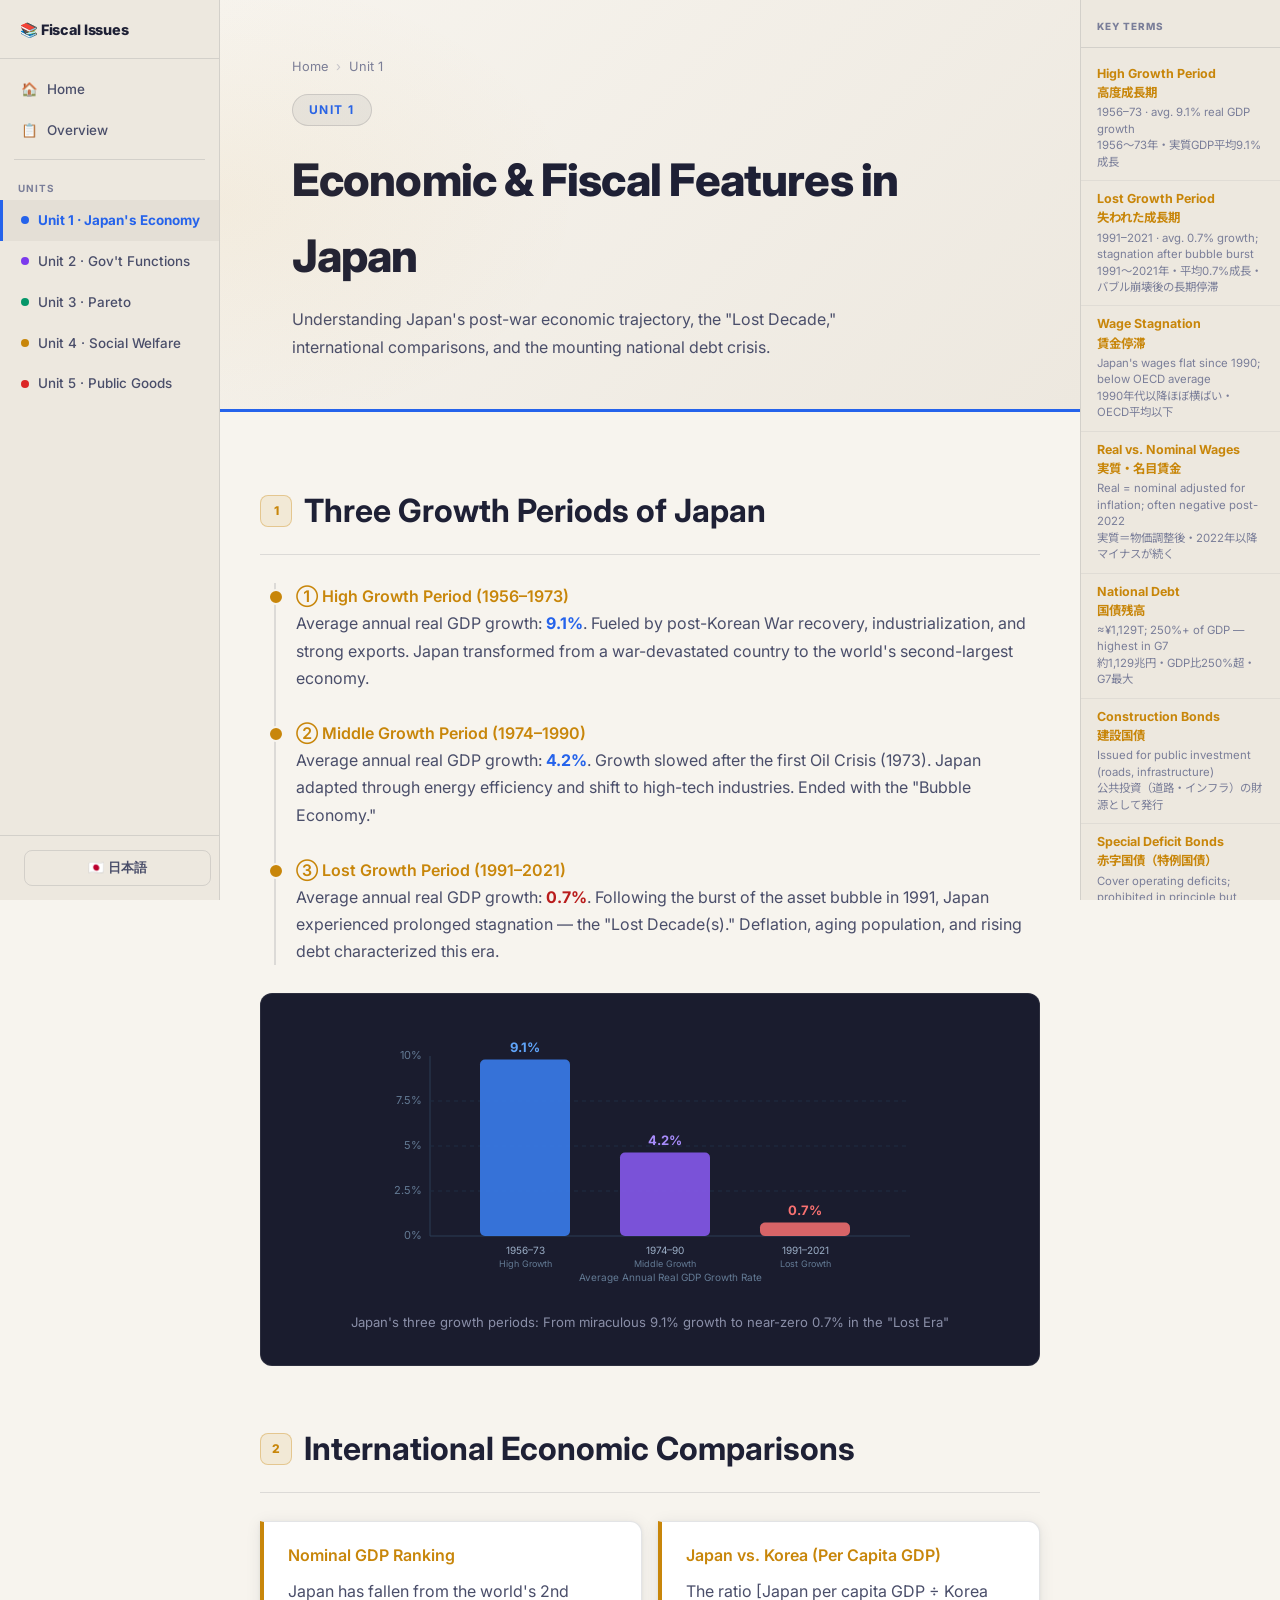
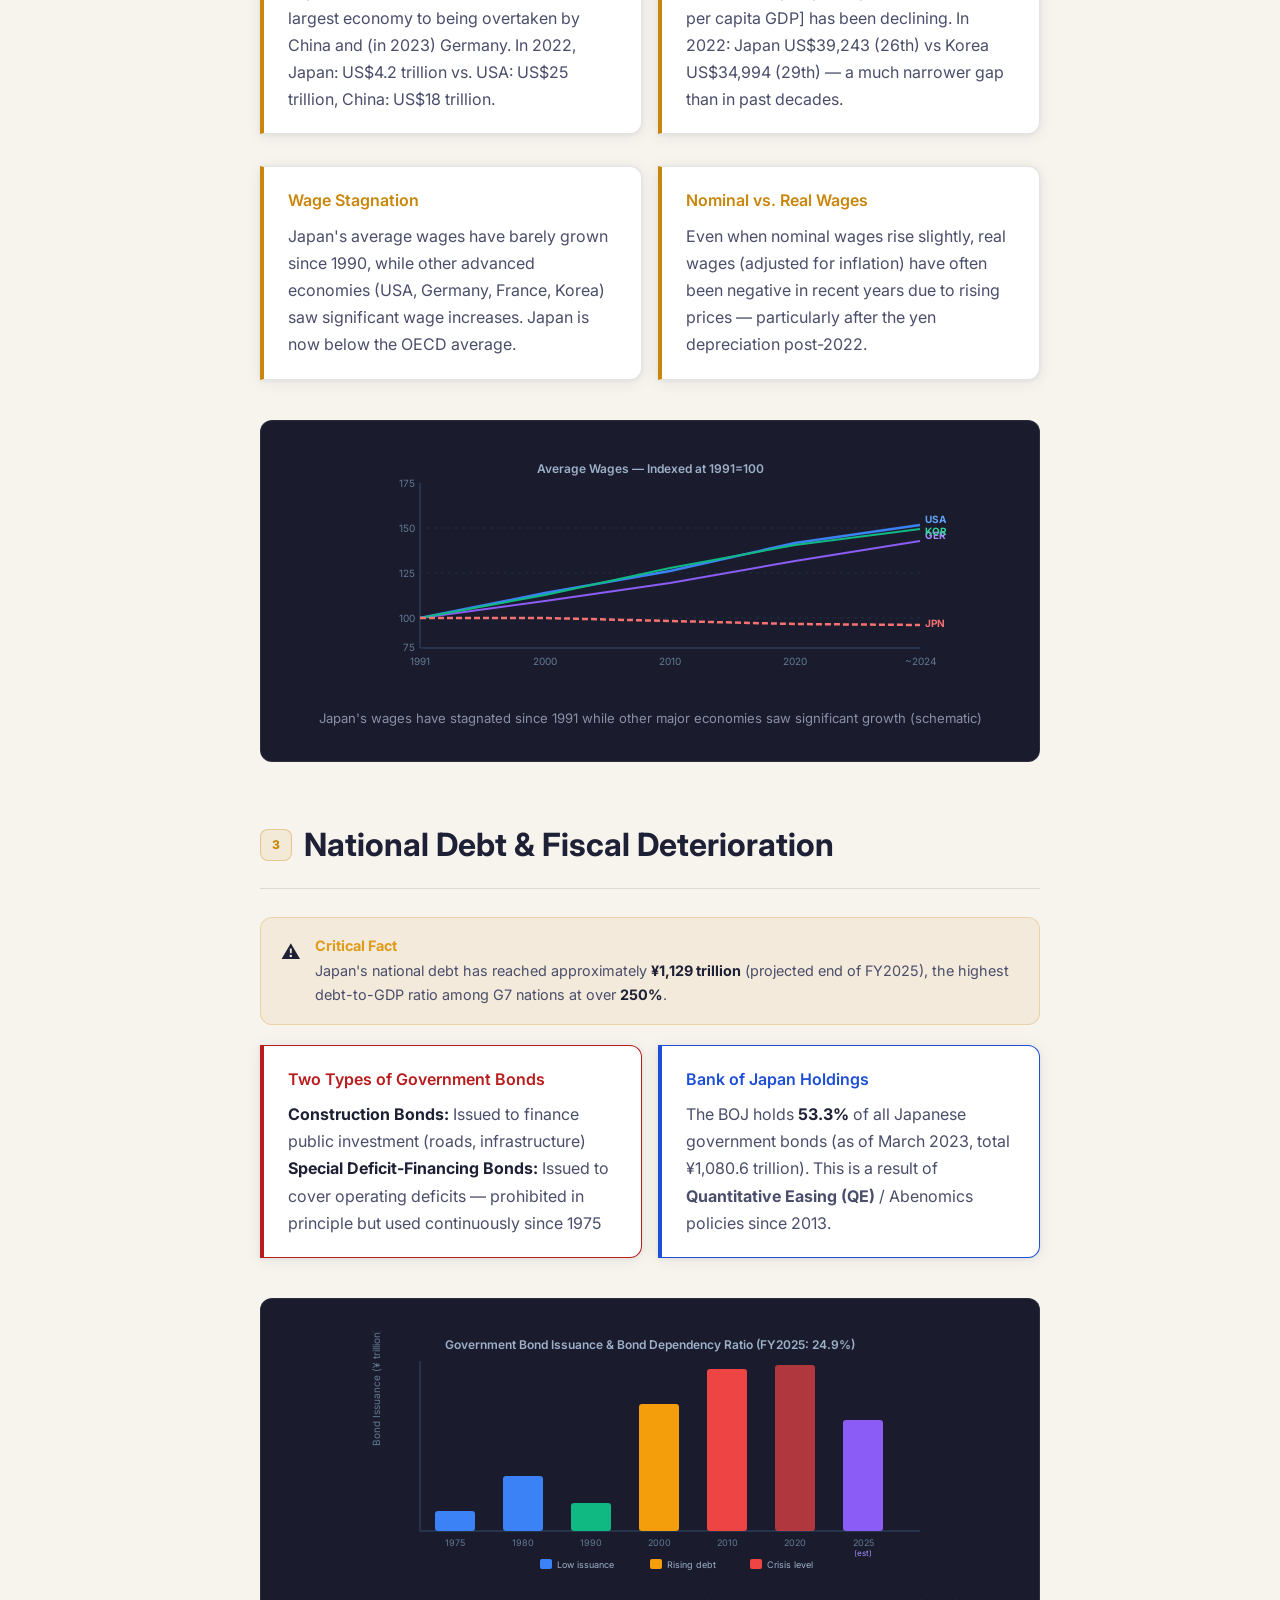
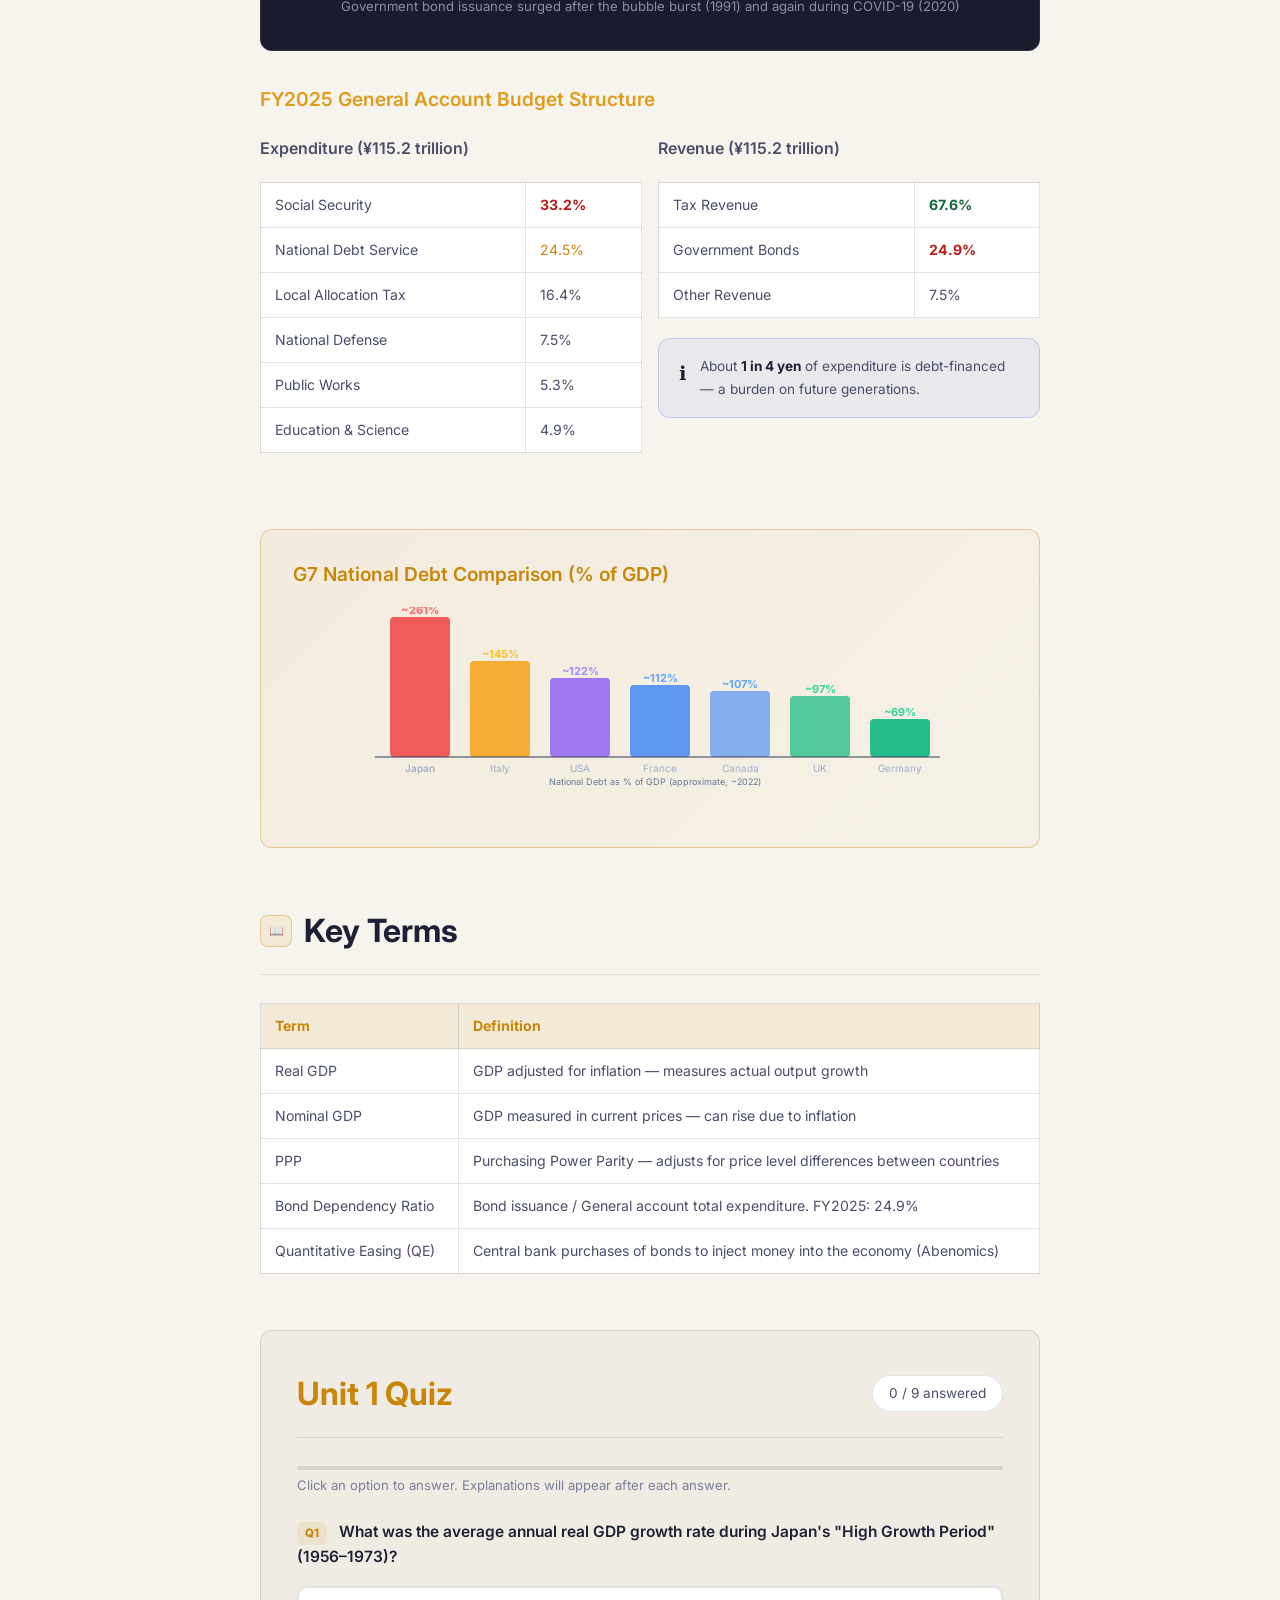
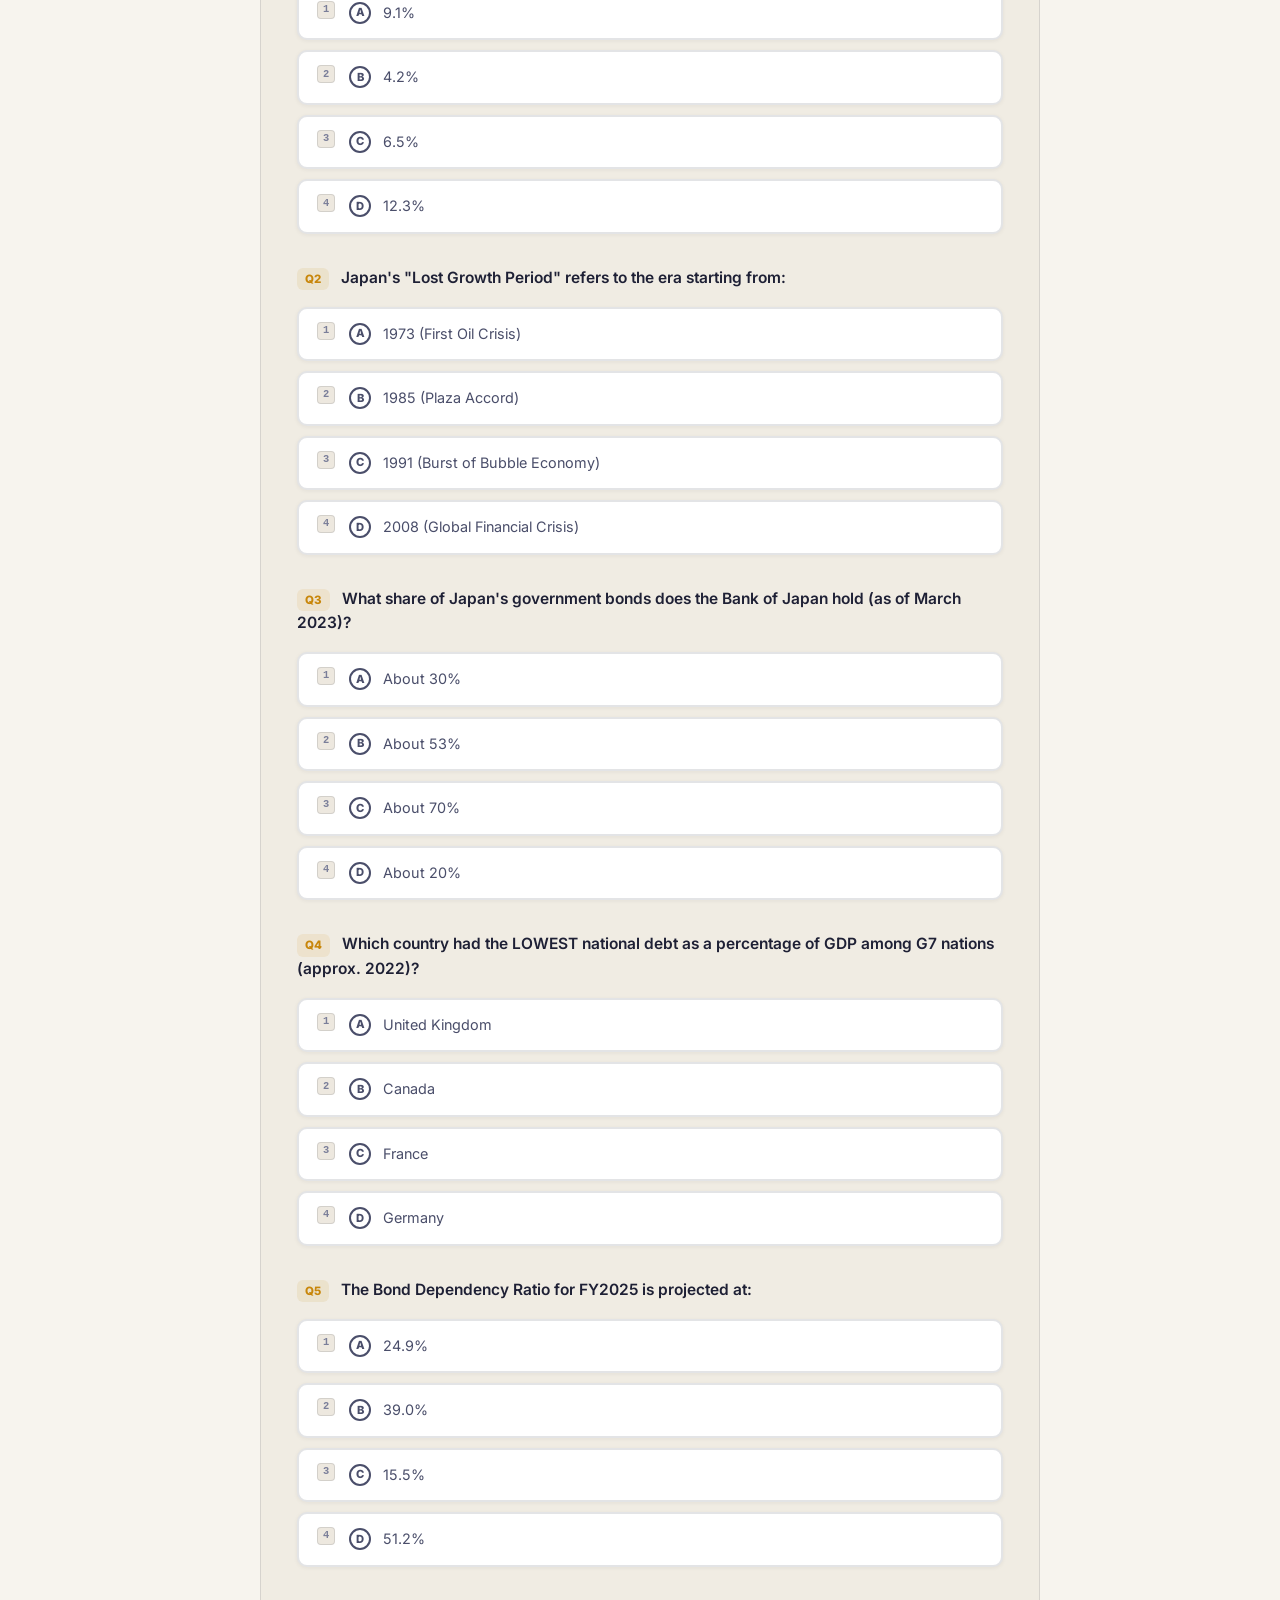
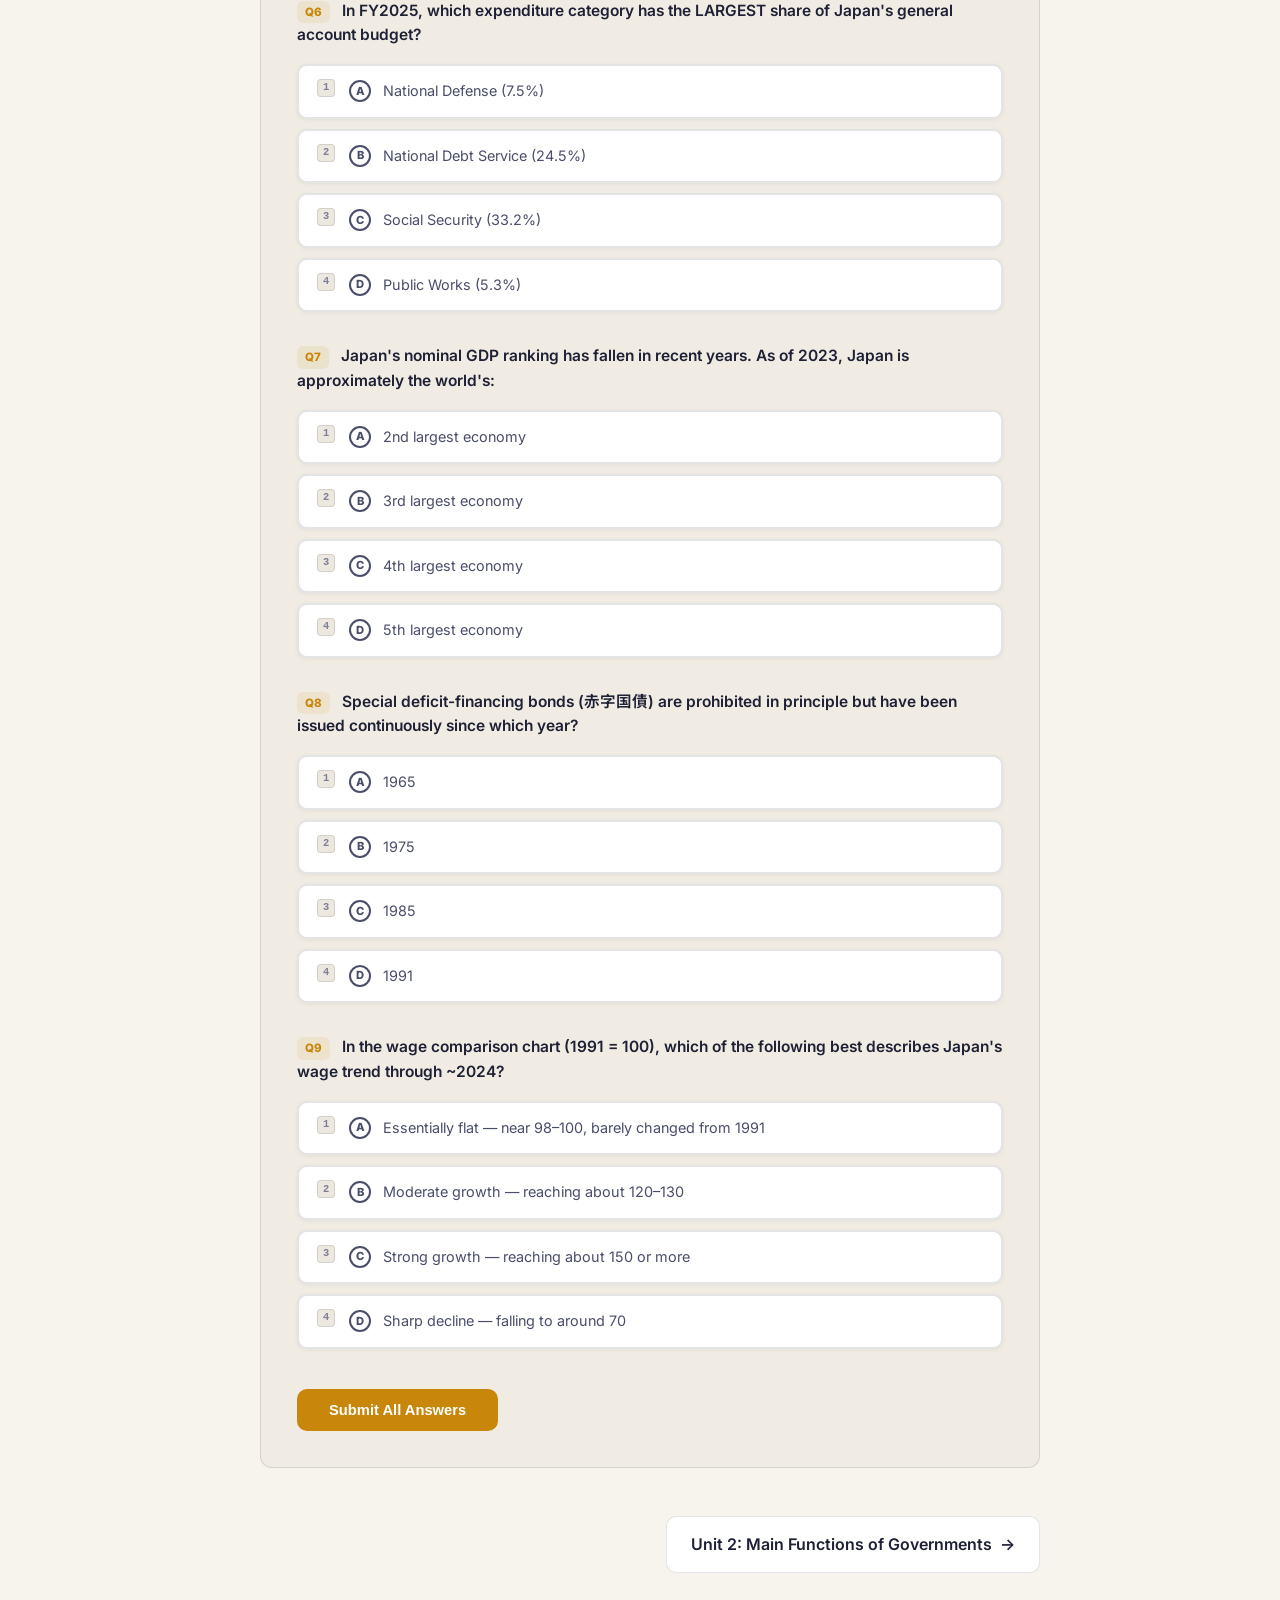
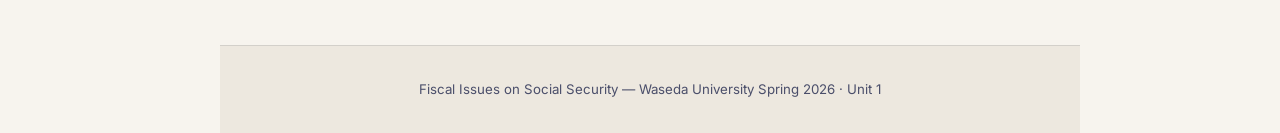
<file: unit1.html>
<!DOCTYPE html>
<html lang="en">
<head>
<meta charset="UTF-8">
<meta name="viewport" content="width=device-width,initial-scale=1">
<title>Unit 1: Economic & Fiscal Features in Japan — Fiscal Issues</title>
<link rel="stylesheet" href="styles.css">
<link href="https://fonts.googleapis.com/css2?family=Inter:wght@400;500;600;700;800&family=Noto+Sans+JP:wght@400;500;700&display=swap" rel="stylesheet">
</head>
<body>

<aside class="sidebar">
  <div class="sidebar-brand">📚 Fiscal Issues</div>
  <nav class="sidebar-nav">
    <a href="index.html">
      <span>🏠</span>
      <span class="en">Home</span><span class="jp">ホーム</span>
    </a>
    <a href="overview.html">
      <span>📋</span>
      <span class="en">Overview</span><span class="jp">授業概要</span>
    </a>
    <div class="sidebar-divider"></div>
    <div class="sidebar-section-label">
      <span class="en">Units</span><span class="jp">ユニット</span>
    </div>
    <a href="unit1.html" style="--unit-color:var(--unit1)">
      <span class="sidebar-unit-dot"></span>
      <span class="en">Unit 1 · Japan's Economy</span>
      <span class="jp">Unit 1 · 日本経済</span>
    </a>
    <a href="unit2.html" style="--unit-color:var(--unit2)">
      <span class="sidebar-unit-dot"></span>
      <span class="en">Unit 2 · Gov't Functions</span>
      <span class="jp">Unit 2 · 政府の機能</span>
    </a>
    <a href="unit3.html" style="--unit-color:var(--unit3)">
      <span class="sidebar-unit-dot"></span>
      <span class="en">Unit 3 · Pareto</span>
      <span class="jp">Unit 3 · パレート最適</span>
    </a>
    <a href="unit4.html" style="--unit-color:var(--unit4)">
      <span class="sidebar-unit-dot"></span>
      <span class="en">Unit 4 · Social Welfare</span>
      <span class="jp">Unit 4 · 社会的厚生</span>
    </a>
    <a href="unit5.html" style="--unit-color:var(--unit5)">
      <span class="sidebar-unit-dot"></span>
      <span class="en">Unit 5 · Public Goods</span>
      <span class="jp">Unit 5 · 公共財</span>
    </a>
  </nav>
  <div class="sidebar-footer">
    <button class="lang-toggle sidebar-lang-btn">🇯🇵 日本語</button>
  </div>
</aside>

<aside class="terms-panel">
  <div class="terms-panel-title">
    <span class="en">Key Terms</span><span class="jp">重要語句</span>
  </div>
  <ul class="terms-list">
    <li class="term-item">
      <span class="term-name en">High Growth Period</span>
      <span class="term-name jp">高度成長期</span>
      <span class="term-def en">1956–73 · avg. 9.1% real GDP growth</span>
      <span class="term-def jp">1956〜73年・実質GDP平均9.1%成長</span>
    </li>
    <li class="term-item">
      <span class="term-name en">Lost Growth Period</span>
      <span class="term-name jp">失われた成長期</span>
      <span class="term-def en">1991–2021 · avg. 0.7% growth; stagnation after bubble burst</span>
      <span class="term-def jp">1991〜2021年・平均0.7%成長・バブル崩壊後の長期停滞</span>
    </li>
    <li class="term-item">
      <span class="term-name en">Wage Stagnation</span>
      <span class="term-name jp">賃金停滞</span>
      <span class="term-def en">Japan's wages flat since 1990; below OECD average</span>
      <span class="term-def jp">1990年代以降ほぼ横ばい・OECD平均以下</span>
    </li>
    <li class="term-item">
      <span class="term-name en">Real vs. Nominal Wages</span>
      <span class="term-name jp">実質・名目賃金</span>
      <span class="term-def en">Real = nominal adjusted for inflation; often negative post-2022</span>
      <span class="term-def jp">実質＝物価調整後・2022年以降マイナスが続く</span>
    </li>
    <li class="term-item">
      <span class="term-name en">National Debt</span>
      <span class="term-name jp">国債残高</span>
      <span class="term-def en">≈¥1,129T; 250%+ of GDP — highest in G7</span>
      <span class="term-def jp">約1,129兆円・GDP比250%超・G7最大</span>
    </li>
    <li class="term-item">
      <span class="term-name en">Construction Bonds</span>
      <span class="term-name jp">建設国債</span>
      <span class="term-def en">Issued for public investment (roads, infrastructure)</span>
      <span class="term-def jp">公共投資（道路・インフラ）の財源として発行</span>
    </li>
    <li class="term-item">
      <span class="term-name en">Special Deficit Bonds</span>
      <span class="term-name jp">赤字国債（特例国債）</span>
      <span class="term-def en">Cover operating deficits; prohibited in principle but used since 1975</span>
      <span class="term-def jp">赤字補填のため発行・原則禁止だが1975年以降常態化</span>
    </li>
    <li class="term-item">
      <span class="term-name en">Primary Balance</span>
      <span class="term-name jp">プライマリーバランス</span>
      <span class="term-def en">Tax revenue minus non-debt expenditure; Japan in deficit since 1990s</span>
      <span class="term-def jp">税収−非債務支出・1990年代以降赤字継続</span>
    </li>
  </ul>
</aside>

<nav class="topnav">
  <span class="nav-brand">📚 Fiscal Issues</span>
  <a href="index.html">Home</a>
  <a href="overview.html">Overview</a>
  <a href="unit1.html" class="active">Unit 1</a>
  <a href="unit2.html">Unit 2</a>
  <a href="unit3.html">Unit 3</a>
  <a href="unit4.html">Unit 4</a>
  <a href="unit5.html">Unit 5</a>
  <button class="lang-toggle">🇯🇵 日本語</button>
</nav>

<div class="unit-hero unit-color-1">
  <div class="container">
    <div class="breadcrumb">
      <a href="index.html">Home</a>
      <span class="sep">›</span>
      <span class="en">Unit 1</span><span class="jp">Unit 1</span>
    </div>
    <div class="unit-badge">Unit 1</div>
    <h1 class="en">Economic & Fiscal Features in Japan</h1>
    <h1 class="jp">日本の経済・財政の特徴</h1>
    <p style="color:var(--text-secondary);max-width:620px;margin-top:12px" class="en">Understanding Japan's post-war economic trajectory, the "Lost Decade," international comparisons, and the mounting national debt crisis.</p>
    <p style="color:var(--text-secondary);max-width:620px;margin-top:12px" class="jp">戦後日本の経済軌跡、「失われた10年」、国際比較、そして増大する国債危機を理解する。</p>
  </div>
</div>

<main class="container section">

  <!-- Section 1: Three Growth Periods -->
  <div id="sec-growth" class="concept-section">
    <div class="section-header">
      <div class="section-num">1</div>
      <h2 class="en">Three Growth Periods of Japan</h2>
      <h2 class="jp">日本経済の3つの成長期</h2>
    </div>

    <div class="timeline">
      <div class="timeline-item">
        <h4 class="en">① High Growth Period (1956–1973)</h4>
        <h4 class="jp">① 高度成長期（1956〜1973年）</h4>
        <p class="en">Average annual real GDP growth: <strong style="color:var(--unit1)">9.1%</strong>. Fueled by post-Korean War recovery, industrialization, and strong exports. Japan transformed from a war-devastated country to the world's second-largest economy.</p>
        <p class="jp">実質GDP平均成長率：<strong style="color:var(--unit1)">9.1%</strong>。朝鮮戦争後の復興、工業化、輸出拡大が原動力。日本は戦後の焼け野原から世界第2位の経済大国に変貌。</p>
      </div>
      <div class="timeline-item">
        <h4 class="en">② Middle Growth Period (1974–1990)</h4>
        <h4 class="jp">② 中成長期（1974〜1990年）</h4>
        <p class="en">Average annual real GDP growth: <strong style="color:var(--unit1)">4.2%</strong>. Growth slowed after the first Oil Crisis (1973). Japan adapted through energy efficiency and shift to high-tech industries. Ended with the "Bubble Economy."</p>
        <p class="jp">実質GDP平均成長率：<strong style="color:var(--unit1)">4.2%</strong>。1973年の第1次石油危機後に成長が鈍化。省エネ・ハイテク産業への転換で適応。バブル経済の崩壊で終幕。</p>
      </div>
      <div class="timeline-item">
        <h4 class="en">③ Lost Growth Period (1991–2021)</h4>
        <h4 class="jp">③ 失われた成長期（1991〜2021年）</h4>
        <p class="en">Average annual real GDP growth: <strong style="color:var(--error)">0.7%</strong>. Following the burst of the asset bubble in 1991, Japan experienced prolonged stagnation — the "Lost Decade(s)." Deflation, aging population, and rising debt characterized this era.</p>
        <p class="jp">実質GDP平均成長率：<strong style="color:var(--error)">0.7%</strong>。1991年のバブル崩壊後、長期停滞（「失われた○○年」）に突入。デフレ、少子高齢化、国債増大が特徴。</p>
      </div>
    </div>

    <!-- Growth Rate Chart (SVG bar chart) -->
    <div class="diagram-wrap" style="margin-top:28px">
      <svg viewBox="0 0 600 260" width="600" height="260">
        <!-- Background grid -->
        <line x1="80" y1="30" x2="80" y2="210" stroke="#2a3d55" stroke-width="1"/>
        <line x1="80" y1="210" x2="560" y2="210" stroke="#2a3d55" stroke-width="1"/>
        <!-- Grid lines -->
        <line x1="80" y1="75" x2="560" y2="75" stroke="#1e2d42" stroke-width="1" stroke-dasharray="4,4"/>
        <line x1="80" y1="120" x2="560" y2="120" stroke="#1e2d42" stroke-width="1" stroke-dasharray="4,4"/>
        <line x1="80" y1="165" x2="560" y2="165" stroke="#1e2d42" stroke-width="1" stroke-dasharray="4,4"/>

        <!-- Y axis labels -->
        <text x="72" y="33" text-anchor="end" fill="#637a94" font-size="11">10%</text>
        <text x="72" y="78" text-anchor="end" fill="#637a94" font-size="11">7.5%</text>
        <text x="72" y="123" text-anchor="end" fill="#637a94" font-size="11">5%</text>
        <text x="72" y="168" text-anchor="end" fill="#637a94" font-size="11">2.5%</text>
        <text x="72" y="213" text-anchor="end" fill="#637a94" font-size="11">0%</text>

        <!-- Bars -->
        <!-- Period 1: 9.1% -->
        <rect x="130" y="33.6" width="90" height="176.4" rx="5" fill="#3b82f6" opacity="0.85"/>
        <text x="175" y="26" text-anchor="middle" fill="#60a5fa" font-size="13" font-weight="700">9.1%</text>
        <text x="175" y="228" text-anchor="middle" fill="#9db0c8" font-size="10">1956–73</text>
        <text x="175" y="241" text-anchor="middle" fill="#637a94" font-size="9">High Growth</text>

        <!-- Period 2: 4.2% -->
        <rect x="270" y="126.6" width="90" height="83.4" rx="5" fill="#8b5cf6" opacity="0.85"/>
        <text x="315" y="119" text-anchor="middle" fill="#a78bfa" font-size="13" font-weight="700">4.2%</text>
        <text x="315" y="228" text-anchor="middle" fill="#9db0c8" font-size="10">1974–90</text>
        <text x="315" y="241" text-anchor="middle" fill="#637a94" font-size="9">Middle Growth</text>

        <!-- Period 3: 0.7% -->
        <rect x="410" y="196.6" width="90" height="13.4" rx="5" fill="#f87171" opacity="0.85"/>
        <text x="455" y="189" text-anchor="middle" fill="#f87171" font-size="13" font-weight="700">0.7%</text>
        <text x="455" y="228" text-anchor="middle" fill="#9db0c8" font-size="10">1991–2021</text>
        <text x="455" y="241" text-anchor="middle" fill="#637a94" font-size="9">Lost Growth</text>

        <text x="320" y="255" text-anchor="middle" fill="#637a94" font-size="10">Average Annual Real GDP Growth Rate</text>
      </svg>
      <figcaption class="en">Japan's three growth periods: From miraculous 9.1% growth to near-zero 0.7% in the "Lost Era"</figcaption>
      <figcaption class="jp">日本の3成長期：奇跡の9.1%成長から「失われた時代」のほぼゼロ成長へ</figcaption>
    </div>
  </div>

  <!-- Section 2: International Comparisons -->
  <div id="sec-intl" class="concept-section">
    <div class="section-header">
      <div class="section-num">2</div>
      <h2 class="en">International Economic Comparisons</h2>
      <h2 class="jp">国際経済比較</h2>
    </div>

    <div class="concept-grid">
      <div class="key-concept">
        <h4 class="en">Nominal GDP Ranking</h4>
        <h4 class="jp">名目GDPランキング</h4>
        <p class="en">Japan has fallen from the world's 2nd largest economy to being overtaken by China and (in 2023) Germany. In 2022, Japan: US$4.2 trillion vs. USA: US$25 trillion, China: US$18 trillion.</p>
        <p class="jp">日本は世界第2位から中国、2023年にはドイツにも追い越された。2022年：日本約420兆円 vs 米国約2500兆円、中国約1800兆円。</p>
      </div>
      <div class="key-concept">
        <h4 class="en">Japan vs. Korea (Per Capita GDP)</h4>
        <h4 class="jp">日本 vs 韓国（一人当たりGDP）</h4>
        <p class="en">The ratio [Japan per capita GDP ÷ Korea per capita GDP] has been declining. In 2022: Japan US$39,243 (26th) vs Korea US$34,994 (29th) — a much narrower gap than in past decades.</p>
        <p class="jp">比率は低下傾向。2022年：日本39,243ドル（26位）vs 韓国34,994ドル（29位）。かつての大差が縮小。</p>
      </div>
      <div class="key-concept">
        <h4 class="en">Wage Stagnation</h4>
        <h4 class="jp">賃金停滞</h4>
        <p class="en">Japan's average wages have barely grown since 1990, while other advanced economies (USA, Germany, France, Korea) saw significant wage increases. Japan is now below the OECD average.</p>
        <p class="jp">1990年代以降、日本の平均賃金はほぼ横ばい。米国・ドイツ・フランス・韓国は大幅上昇。日本はOECD平均を下回る水準に。</p>
      </div>
      <div class="key-concept">
        <h4 class="en">Nominal vs. Real Wages</h4>
        <h4 class="jp">名目賃金 vs 実質賃金</h4>
        <p class="en">Even when nominal wages rise slightly, real wages (adjusted for inflation) have often been negative in recent years due to rising prices — particularly after the yen depreciation post-2022.</p>
        <p class="jp">名目賃金が若干上昇しても、物価上昇（特に2022年以降の円安）で実質賃金はしばしばマイナス。</p>
      </div>
    </div>

    <!-- Wage Comparison Chart -->
    <div class="diagram-wrap" style="margin-top:24px">
      <svg viewBox="0 0 620 230" width="620" height="230">
        <text x="310" y="20" text-anchor="middle" fill="#9db0c8" font-size="12" font-weight="600">Average Wages — Indexed at 1991=100</text>
        <!-- Axes -->
        <line x1="80" y1="30" x2="80" y2="195" stroke="#2a3d55" stroke-width="1.5"/>
        <line x1="80" y1="195" x2="580" y2="195" stroke="#2a3d55" stroke-width="1.5"/>
        <!-- Grid -->
        <line x1="80" y1="75" x2="580" y2="75" stroke="#1e2d42" stroke-width="1" stroke-dasharray="3,4"/>
        <line x1="80" y1="120" x2="580" y2="120" stroke="#1e2d42" stroke-width="1" stroke-dasharray="3,4"/>
        <line x1="80" y1="165" x2="580" y2="165" stroke="#1e2d42" stroke-width="1" stroke-dasharray="3,4"/>
        <!-- Y labels -->
        <text x="75" y="34" text-anchor="end" fill="#637a94" font-size="10">175</text>
        <text x="75" y="79" text-anchor="end" fill="#637a94" font-size="10">150</text>
        <text x="75" y="124" text-anchor="end" fill="#637a94" font-size="10">125</text>
        <text x="75" y="169" text-anchor="end" fill="#637a94" font-size="10">100</text>
        <text x="75" y="198" text-anchor="end" fill="#637a94" font-size="10">75</text>
        <!-- X labels -->
        <text x="80" y="212" text-anchor="middle" fill="#637a94" font-size="10">1991</text>
        <text x="205" y="212" text-anchor="middle" fill="#637a94" font-size="10">2000</text>
        <text x="330" y="212" text-anchor="middle" fill="#637a94" font-size="10">2010</text>
        <text x="455" y="212" text-anchor="middle" fill="#637a94" font-size="10">2020</text>
        <text x="580" y="212" text-anchor="middle" fill="#637a94" font-size="10">~2024</text>

        <!-- USA line (high growth ~160) -->
        <polyline points="80,165 205,140 330,118 455,90 580,72" fill="none" stroke="#3b82f6" stroke-width="2.5" stroke-linejoin="round"/>
        <text x="585" y="70" fill="#60a5fa" font-size="10" font-weight="700">USA</text>

        <!-- Germany (~145) -->
        <polyline points="80,165 205,148 330,130 455,108 580,88" fill="none" stroke="#8b5cf6" stroke-width="2"/>
        <text x="585" y="86" fill="#a78bfa" font-size="10" font-weight="700">GER</text>

        <!-- Korea (~155) -->
        <polyline points="80,165 205,142 330,115 455,92 580,76" fill="none" stroke="#10b981" stroke-width="2"/>
        <text x="585" y="82" fill="#34d399" font-size="10" font-weight="700">KOR</text>

        <!-- Japan (flat ~98) -->
        <polyline points="80,165 205,165 330,168 455,171 580,172" fill="none" stroke="#f87171" stroke-width="2.5" stroke-dasharray="6,3"/>
        <text x="585" y="174" fill="#f87171" font-size="10" font-weight="700">JPN</text>
      </svg>
      <figcaption class="en">Japan's wages have stagnated since 1991 while other major economies saw significant growth (schematic)</figcaption>
      <figcaption class="jp">1991年以降、日本の賃金は停滞。他の主要国は大幅成長（概略図）</figcaption>
    </div>
  </div>

  <!-- Section 3: National Debt -->
  <div id="sec-debt" class="concept-section">
    <div class="section-header">
      <div class="section-num">3</div>
      <h2 class="en">National Debt & Fiscal Deterioration</h2>
      <h2 class="jp">国債と財政悪化</h2>
    </div>

    <div class="callout callout-warn">
      <span class="callout-icon">⚠️</span>
      <div>
        <strong style="color:var(--accent-light)" class="en">Critical Fact</strong>
        <strong style="color:var(--accent-light)" class="jp">重要な事実</strong>
        <p class="en">Japan's national debt has reached approximately <strong style="color:var(--text-primary)">¥1,129 trillion</strong> (projected end of FY2025), the highest debt-to-GDP ratio among G7 nations at over <strong style="color:var(--text-primary)">250%</strong>.</p>
        <p class="jp">日本の国債残高は約<strong style="color:var(--text-primary)">1,129兆円</strong>（2025年度末見込み）に達し、対GDP比でG7最大の<strong style="color:var(--text-primary)">250%超</strong>。</p>
      </div>
    </div>

    <div class="concept-grid">
      <div class="key-concept" style="border-color:var(--error)">
        <h4 class="en" style="color:var(--error)">Two Types of Government Bonds</h4>
        <h4 class="jp" style="color:var(--error)">2種類の国債</h4>
        <p class="en"><strong style="color:var(--text-primary)">Construction Bonds:</strong> Issued to finance public investment (roads, infrastructure)<br><strong style="color:var(--text-primary)">Special Deficit-Financing Bonds:</strong> Issued to cover operating deficits — prohibited in principle but used continuously since 1975</p>
        <p class="jp"><strong style="color:var(--text-primary)">建設国債：</strong>公共投資（道路・インフラ）の財源<br><strong style="color:var(--text-primary)">赤字国債（特例国債）：</strong>赤字補填のため発行。原則禁止だが1975年以降常態化</p>
      </div>
      <div class="key-concept" style="border-color:var(--info)">
        <h4 class="en" style="color:var(--info)">Bank of Japan Holdings</h4>
        <h4 class="jp" style="color:var(--info)">日銀の国債保有</h4>
        <p class="en">The BOJ holds <strong style="color:var(--text-primary)">53.3%</strong> of all Japanese government bonds (as of March 2023, total ¥1,080.6 trillion). This is a result of <strong>Quantitative Easing (QE)</strong> / Abenomics policies since 2013.</p>
        <p class="jp">日銀は2023年3月末時点で国債総額1,080.6兆円の<strong style="color:var(--text-primary)">53.3%</strong>を保有。2013年からのアベノミクス（量的緩和）の結果。</p>
      </div>
    </div>

    <!-- Debt Chart -->
    <div class="diagram-wrap" style="margin-top:24px">
      <svg viewBox="0 0 620 240" width="620" height="240">
        <text x="310" y="18" text-anchor="middle" fill="#9db0c8" font-size="12" font-weight="600">Government Bond Issuance &amp; Bond Dependency Ratio (FY2025: 24.9%)</text>
        <!-- Axes -->
        <line x1="80" y1="30" x2="80" y2="200" stroke="#2a3d55" stroke-width="1.5"/>
        <line x1="80" y1="200" x2="580" y2="200" stroke="#2a3d55" stroke-width="1.5"/>
        <!-- Stacked bars representing bond issuance growth -->
        <!-- Years: 1975, 1980, 1990, 2000, 2010, 2020, 2025 -->
        <!-- Heights scaled roughly to bond issuance amounts -->
        <g>
          <!-- 1975 ~5.3 tril -->
          <rect x="95" y="180" width="40" height="20" fill="#3b82f6" rx="3"/>
          <text x="115" y="215" text-anchor="middle" fill="#637a94" font-size="9">1975</text>

          <!-- 1980 ~14.2 tril -->
          <rect x="163" y="145" width="40" height="55" fill="#3b82f6" rx="3"/>
          <text x="183" y="215" text-anchor="middle" fill="#637a94" font-size="9">1980</text>

          <!-- 1990 ~7.3 tril -->
          <rect x="231" y="172" width="40" height="28" fill="#10b981" rx="3"/>
          <text x="251" y="215" text-anchor="middle" fill="#637a94" font-size="9">1990</text>

          <!-- 2000 ~32.6 tril -->
          <rect x="299" y="73" width="40" height="127" fill="#f59e0b" rx="3"/>
          <text x="319" y="215" text-anchor="middle" fill="#637a94" font-size="9">2000</text>

          <!-- 2010 ~44.3 tril -->
          <rect x="367" y="38" width="40" height="162" fill="#ef4444" rx="3"/>
          <text x="387" y="215" text-anchor="middle" fill="#637a94" font-size="9">2010</text>

          <!-- 2020 ~108.6 tril: max relative -->
          <rect x="435" y="34" width="40" height="166" fill="#ef4444" rx="3" opacity="0.7"/>
          <text x="455" y="215" text-anchor="middle" fill="#637a94" font-size="9">2020</text>

          <!-- 2025 ~28.6 tril -->
          <rect x="503" y="89" width="40" height="111" fill="#8b5cf6" rx="3"/>
          <text x="523" y="215" text-anchor="middle" fill="#637a94" font-size="9">2025</text>
          <text x="523" y="225" text-anchor="middle" fill="#a78bfa" font-size="8">(est)</text>
        </g>
        <!-- Y axis label -->
        <text x="40" y="115" fill="#637a94" font-size="10" transform="rotate(-90,40,115)">Bond Issuance (¥ trillion)</text>
        <!-- Legend -->
        <rect x="200" y="228" width="12" height="10" fill="#3b82f6" rx="2"/>
        <text x="217" y="237" fill="#9db0c8" font-size="9">Low issuance</text>
        <rect x="310" y="228" width="12" height="10" fill="#f59e0b" rx="2"/>
        <text x="327" y="237" fill="#9db0c8" font-size="9">Rising debt</text>
        <rect x="410" y="228" width="12" height="10" fill="#ef4444" rx="2"/>
        <text x="427" y="237" fill="#9db0c8" font-size="9">Crisis level</text>
      </svg>
      <figcaption class="en">Government bond issuance surged after the bubble burst (1991) and again during COVID-19 (2020)</figcaption>
      <figcaption class="jp">バブル崩壊（1991年）後、さらにCOVID-19（2020年）で国債発行が急増</figcaption>
    </div>

    <!-- FY2025 Budget Breakdown -->
    <div class="concept-section" style="margin-top:32px">
      <h3 style="margin-bottom:20px;color:var(--accent-light)" class="en">FY2025 General Account Budget Structure</h3>
      <h3 style="margin-bottom:20px;color:var(--accent-light)" class="jp">2025年度一般会計予算の構造</h3>

      <div class="concept-grid">
        <div>
          <h4 style="color:var(--text-secondary);margin-bottom:12px" class="en">Expenditure (¥115.2 trillion)</h4>
          <h4 style="color:var(--text-secondary);margin-bottom:12px" class="jp">歳出（115.2兆円）</h4>
          <table class="styled-table">
            <tr><td class="en">Social Security</td><td class="jp">社会保障</td><td style="color:var(--error);font-weight:700">33.2%</td></tr>
            <tr><td class="en">National Debt Service</td><td class="jp">国債費</td><td style="color:var(--accent)">24.5%</td></tr>
            <tr><td class="en">Local Allocation Tax</td><td class="jp">地方交付税</td><td>16.4%</td></tr>
            <tr><td class="en">National Defense</td><td class="jp">防衛費</td><td>7.5%</td></tr>
            <tr><td class="en">Public Works</td><td class="jp">公共事業</td><td>5.3%</td></tr>
            <tr><td class="en">Education & Science</td><td class="jp">文教・科学</td><td>4.9%</td></tr>
          </table>
        </div>
        <div>
          <h4 style="color:var(--text-secondary);margin-bottom:12px" class="en">Revenue (¥115.2 trillion)</h4>
          <h4 style="color:var(--text-secondary);margin-bottom:12px" class="jp">歳入（115.2兆円）</h4>
          <table class="styled-table">
            <tr><td class="en">Tax Revenue</td><td class="jp">税収</td><td style="color:var(--success);font-weight:700">67.6%</td></tr>
            <tr><td class="en">Government Bonds</td><td class="jp">公債金</td><td style="color:var(--error);font-weight:700">24.9%</td></tr>
            <tr><td class="en">Other Revenue</td><td class="jp">その他収入</td><td>7.5%</td></tr>
          </table>
          <div class="callout callout-info" style="margin-top:12px">
            <span class="callout-icon">ℹ️</span>
            <p style="font-size:0.85rem" class="en">About <strong style="color:var(--text-primary)">1 in 4 yen</strong> of expenditure is debt-financed — a burden on future generations.</p>
            <p style="font-size:0.85rem" class="jp">支出の約<strong style="color:var(--text-primary)">4分の1</strong>は借金（将来世代の負担）。</p>
          </div>
        </div>
      </div>
    </div>

    <!-- G7 Debt Comparison -->
    <div class="summary-box">
      <h3 class="en">G7 National Debt Comparison (% of GDP)</h3>
      <h3 class="jp">G7諸国の国債比較（GDP比）</h3>
      <div class="diagram-wrap" style="background:transparent;border:none;padding:0;margin-top:16px">
        <svg viewBox="0 0 580 180" width="580" height="180">
          <!-- Bars for debt/GDP ratios (approx 2022 values) -->
          <!-- Japan ~261%, Italy ~145%, USA ~122%, France ~112%, UK ~97%, Canada ~107%, Germany ~69% -->
          <g>
            <!-- Japan -->
            <rect x="30" y="10" width="60" height="140" rx="4" fill="#ef4444" opacity="0.85"/>
            <text x="60" y="7" text-anchor="middle" fill="#f87171" font-size="11" font-weight="800">~261%</text>
            <text x="60" y="165" text-anchor="middle" fill="#9db0c8" font-size="10" font-weight="600">Japan</text>

            <!-- Italy -->
            <rect x="110" y="54" width="60" height="96" rx="4" fill="#f59e0b" opacity="0.8"/>
            <text x="140" y="51" text-anchor="middle" fill="#fbbf24" font-size="11" font-weight="700">~145%</text>
            <text x="140" y="165" text-anchor="middle" fill="#9db0c8" font-size="10">Italy</text>

            <!-- USA -->
            <rect x="190" y="71" width="60" height="79" rx="4" fill="#8b5cf6" opacity="0.8"/>
            <text x="220" y="68" text-anchor="middle" fill="#a78bfa" font-size="11" font-weight="700">~122%</text>
            <text x="220" y="165" text-anchor="middle" fill="#9db0c8" font-size="10">USA</text>

            <!-- France -->
            <rect x="270" y="78" width="60" height="72" rx="4" fill="#3b82f6" opacity="0.8"/>
            <text x="300" y="75" text-anchor="middle" fill="#60a5fa" font-size="11" font-weight="700">~112%</text>
            <text x="300" y="165" text-anchor="middle" fill="#9db0c8" font-size="10">France</text>

            <!-- Canada -->
            <rect x="350" y="84" width="60" height="66" rx="4" fill="#3b82f6" opacity="0.6"/>
            <text x="380" y="81" text-anchor="middle" fill="#60a5fa" font-size="11" font-weight="700">~107%</text>
            <text x="380" y="165" text-anchor="middle" fill="#9db0c8" font-size="10">Canada</text>

            <!-- UK -->
            <rect x="430" y="89" width="60" height="61" rx="4" fill="#10b981" opacity="0.7"/>
            <text x="460" y="86" text-anchor="middle" fill="#34d399" font-size="11" font-weight="700">~97%</text>
            <text x="460" y="165" text-anchor="middle" fill="#9db0c8" font-size="10">UK</text>

            <!-- Germany -->
            <rect x="510" y="112" width="60" height="38" rx="4" fill="#10b981" opacity="0.9"/>
            <text x="540" y="109" text-anchor="middle" fill="#34d399" font-size="11" font-weight="700">~69%</text>
            <text x="540" y="165" text-anchor="middle" fill="#9db0c8" font-size="10">Germany</text>
          </g>
          <line x1="15" y1="150" x2="580" y2="150" stroke="#2a3d55" stroke-width="1"/>
          <text x="295" y="178" text-anchor="middle" fill="#637a94" font-size="9">National Debt as % of GDP (approximate, ~2022)</text>
        </svg>
      </div>
    </div>
  </div>

  <!-- Key Terms -->
  <div class="concept-section">
    <div class="section-header">
      <div class="section-num">📖</div>
      <h2 class="en">Key Terms</h2>
      <h2 class="jp">重要用語</h2>
    </div>
    <table class="styled-table">
      <thead><tr>
        <th class="en">Term</th><th class="jp">用語</th>
        <th class="en">Definition</th><th class="jp">定義</th>
      </tr></thead>
      <tbody>
        <tr>
          <td class="en">Real GDP</td><td class="jp">実質GDP</td>
          <td class="en">GDP adjusted for inflation — measures actual output growth</td>
          <td class="jp">インフレ調整後のGDP。実際の生産量の成長を測定</td>
        </tr>
        <tr>
          <td class="en">Nominal GDP</td><td class="jp">名目GDP</td>
          <td class="en">GDP measured in current prices — can rise due to inflation</td>
          <td class="jp">現在の物価で測定したGDP。インフレで上昇することも</td>
        </tr>
        <tr>
          <td class="en">PPP</td><td class="jp">購買力平価</td>
          <td class="en">Purchasing Power Parity — adjusts for price level differences between countries</td>
          <td class="jp">国間の物価水準の違いを調整した比較指標</td>
        </tr>
        <tr>
          <td class="en">Bond Dependency Ratio</td><td class="jp">公債依存度</td>
          <td class="en">Bond issuance / General account total expenditure. FY2025: 24.9%</td>
          <td class="jp">公債金÷一般会計総歳出。2025年度：24.9%</td>
        </tr>
        <tr>
          <td class="en">Quantitative Easing (QE)</td><td class="jp">量的緩和</td>
          <td class="en">Central bank purchases of bonds to inject money into the economy (Abenomics)</td>
          <td class="jp">中央銀行が国債を購入し、経済に資金を注入（アベノミクス）</td>
        </tr>
      </tbody>
    </table>
  </div>

  <!-- Quiz -->
  <div id="quiz-section" class="quiz-section" data-quiz>
    <div class="quiz-header">
      <h2 class="en">Unit 1 Quiz</h2>
      <h2 class="jp">Unit 1 クイズ</h2>
      <span class="quiz-score">0 / 9 answered</span>
    </div>
    <div class="progress-bar"><div class="progress-fill" style="width:0%"></div></div>
    <p style="font-size:0.82rem;color:var(--text-muted);margin-bottom:24px" class="en">Click an option to answer. Explanations will appear after each answer.</p>
    <p style="font-size:0.82rem;color:var(--text-muted);margin-bottom:24px" class="jp">選択肢をクリックして回答。解説はすぐ表示されます。</p>

    <div class="question-block" data-correct="0" data-deep-link="unit1.html#sec-growth" data-deep-label="Japan's Three Growth Periods">
      <h4><span class="q-num">Q1</span> <span class="en">What was the average annual real GDP growth rate during Japan's "High Growth Period" (1956–1973)?</span><span class="jp">日本の「高度成長期」（1956〜1973年）における実質GDP年平均成長率は？</span></h4>
      <div class="options">
        <div class="option"><span class="option-marker">A</span> 9.1%</div>
        <div class="option"><span class="option-marker">B</span> 4.2%</div>
        <div class="option"><span class="option-marker">C</span> 6.5%</div>
        <div class="option"><span class="option-marker">D</span> 12.3%</div>
      </div>
      <div class="explanation"><strong class="en">Correct! 9.1%</strong><strong class="jp">正解！ 9.1%</strong> — <span class="en">Japan averaged 9.1% annual real GDP growth in the High Growth Period, driven by industrialization, exports, and post-war reconstruction.</span><span class="jp">戦後復興・工業化・輸出拡大を背景に、年平均9.1%の実質GDP成長を達成した。</span></div>
    </div>

    <div class="question-block" data-correct="2" data-deep-link="unit1.html#sec-growth" data-deep-label="Japan's Three Growth Periods">
      <h4><span class="q-num">Q2</span> <span class="en">Japan's "Lost Growth Period" refers to the era starting from:</span><span class="jp">日本の「失われた成長期」が始まった年は？</span></h4>
      <div class="options">
        <div class="option"><span class="option-marker">A</span> <span class="en">1973 (First Oil Crisis)</span><span class="jp">1973年（第1次石油危機）</span></div>
        <div class="option"><span class="option-marker">B</span> <span class="en">1985 (Plaza Accord)</span><span class="jp">1985年（プラザ合意）</span></div>
        <div class="option"><span class="option-marker">C</span> <span class="en">1991 (Burst of Bubble Economy)</span><span class="jp">1991年（バブル崩壊）</span></div>
        <div class="option"><span class="option-marker">D</span> <span class="en">2008 (Global Financial Crisis)</span><span class="jp">2008年（世界金融危機）</span></div>
      </div>
      <div class="explanation"><strong class="en">Correct! 1991</strong><strong class="jp">正解！ 1991年</strong> — <span class="en">The burst of the asset bubble in 1991 triggered Japan's "Lost Growth Period" with average growth of only 0.7% per year through 2021.</span><span class="jp">1991年のバブル崩壊が「失われた成長期」を引き起こし、2021年まで年平均わずか0.7%の成長にとどまった。</span></div>
    </div>

    <div class="question-block" data-correct="1" data-deep-link="unit1.html#sec-debt" data-deep-label="National Debt & BOJ Holdings">
      <h4><span class="q-num">Q3</span> <span class="en">What share of Japan's government bonds does the Bank of Japan hold (as of March 2023)?</span><span class="jp">日本銀行は2023年3月末時点で国債の何%を保有していたか？</span></h4>
      <div class="options">
        <div class="option"><span class="option-marker">A</span> <span class="en">About 30%</span><span class="jp">約30%</span></div>
        <div class="option"><span class="option-marker">B</span> <span class="en">About 53%</span><span class="jp">約53%</span></div>
        <div class="option"><span class="option-marker">C</span> <span class="en">About 70%</span><span class="jp">約70%</span></div>
        <div class="option"><span class="option-marker">D</span> <span class="en">About 20%</span><span class="jp">約20%</span></div>
      </div>
      <div class="explanation"><strong class="en">Correct! ~53.3%</strong><strong class="jp">正解！ 約53.3%</strong> — <span class="en">The BOJ holds over half of all government bonds, a result of aggressive Quantitative Easing (Abenomics) since 2013. Total national debt was ¥1,080.6 trillion at that time.</span><span class="jp">2013年以降のアベノミクス（量的緩和）により、日銀は国債の半分以上を保有。当時の国債残高は1,080.6兆円。</span></div>
    </div>

    <div class="question-block" data-correct="3" data-deep-link="unit1.html#sec-debt" data-deep-label="G7 Debt Comparison Chart">
      <h4><span class="q-num">Q4</span> <span class="en">Which country had the LOWEST national debt as a percentage of GDP among G7 nations (approx. 2022)?</span><span class="jp">G7諸国でGDP比の国債残高が最も低かった国は（2022年頃）？</span></h4>
      <div class="options">
        <div class="option"><span class="option-marker">A</span> <span class="en">United Kingdom</span><span class="jp">英国</span></div>
        <div class="option"><span class="option-marker">B</span> <span class="en">Canada</span><span class="jp">カナダ</span></div>
        <div class="option"><span class="option-marker">C</span> <span class="en">France</span><span class="jp">フランス</span></div>
        <div class="option"><span class="option-marker">D</span> <span class="en">Germany</span><span class="jp">ドイツ</span></div>
      </div>
      <div class="explanation"><strong class="en">Correct! Germany</strong><strong class="jp">正解！ ドイツ</strong> — <span class="en">Germany has maintained relatively low debt (~69% of GDP), in contrast to Japan's ~261%. Germany enforced a "debt brake" constitutional rule to limit borrowing.</span><span class="jp">ドイツはGDP比約69%と比較的低水準を維持。日本の約261%と対照的。ドイツは憲法上の「債務ブレーキ」を設けている。</span></div>
    </div>

    <div class="question-block" data-correct="0" data-deep-link="unit1.html#sec-debt" data-deep-label="FY2025 Budget Structure">
      <h4><span class="q-num">Q5</span> <span class="en">The Bond Dependency Ratio for FY2025 is projected at:</span><span class="jp">2025年度の公債依存度の見込みは？</span></h4>
      <div class="options">
        <div class="option"><span class="option-marker">A</span> 24.9%</div>
        <div class="option"><span class="option-marker">B</span> 39.0%</div>
        <div class="option"><span class="option-marker">C</span> 15.5%</div>
        <div class="option"><span class="option-marker">D</span> 51.2%</div>
      </div>
      <div class="explanation"><strong>24.9%</strong> — <span class="en">In FY2025, approximately 1 in 4 yen of government spending is financed by bond issuance (debt), reflecting the structural gap between tax revenue and expenditure.</span><span class="jp">2025年度は歳出の約4分の1が国債で賄われる。税収と歳出の構造的なギャップを反映。</span></div>
    </div>

    <div class="question-block" data-correct="2" data-deep-link="unit1.html#sec-debt" data-deep-label="FY2025 Budget Structure">
      <h4><span class="q-num">Q6</span> <span class="en">In FY2025, which expenditure category has the LARGEST share of Japan's general account budget?</span><span class="jp">2025年度の一般会計で最も大きな歳出項目は？</span></h4>
      <div class="options">
        <div class="option"><span class="option-marker">A</span> <span class="en">National Defense (7.5%)</span><span class="jp">防衛費（7.5%）</span></div>
        <div class="option"><span class="option-marker">B</span> <span class="en">National Debt Service (24.5%)</span><span class="jp">国債費（24.5%）</span></div>
        <div class="option"><span class="option-marker">C</span> <span class="en">Social Security (33.2%)</span><span class="jp">社会保障費（33.2%）</span></div>
        <div class="option"><span class="option-marker">D</span> <span class="en">Public Works (5.3%)</span><span class="jp">公共事業費（5.3%）</span></div>
      </div>
      <div class="explanation"><strong class="en">Social Security at 33.2%</strong><strong class="jp">社会保障費（33.2%）</strong> — <span class="en">Social security is the single largest expenditure, reflecting Japan's aging society. This is why the course focuses on fiscal issues related to social security.</span><span class="jp">社会保障費が最大項目。日本の高齢化を反映。本コースが社会保障の財政問題に焦点を当てる理由でもある。</span></div>
    </div>

    <div class="question-block" data-correct="2" data-deep-link="unit1.html#sec-intl" data-deep-label="International Economic Comparisons">
      <h4><span class="q-num">Q7</span> <span class="en">Japan's nominal GDP ranking has fallen in recent years. As of 2023, Japan is approximately the world's:</span><span class="jp">日本の名目GDPランキングは低下している。2023年現在、日本は世界約何位か？</span></h4>
      <div class="options">
        <div class="option"><span class="option-marker">A</span> <span class="en">2nd largest economy</span><span class="jp">世界第2位</span></div>
        <div class="option"><span class="option-marker">B</span> <span class="en">3rd largest economy</span><span class="jp">世界第3位</span></div>
        <div class="option"><span class="option-marker">C</span> <span class="en">4th largest economy</span><span class="jp">世界第4位</span></div>
        <div class="option"><span class="option-marker">D</span> <span class="en">5th largest economy</span><span class="jp">世界第5位</span></div>
      </div>
      <div class="explanation"><strong class="en">4th largest</strong><strong class="jp">世界第4位</strong> — <span class="en">Japan held the 2nd position for decades, but China overtook Japan in 2010, and Germany surpassed Japan in 2023 (partly due to yen depreciation). Japan fell from 2nd → 3rd → 4th place.</span><span class="jp">日本は長年世界第2位だったが、2010年に中国に抜かれ、2023年にはドイツにも追い越された（円安も影響）。2位→3位→4位と転落した。</span></div>
    </div>

    <div class="question-block" data-correct="1" data-deep-link="unit1.html#sec-debt" data-deep-label="Two Types of Government Bonds">
      <h4><span class="q-num">Q8</span> <span class="en">Special deficit-financing bonds (赤字国債) are prohibited in principle but have been issued continuously since which year?</span><span class="jp">赤字国債（特例国債）は原則禁止だが、何年以降継続的に発行されているか？</span></h4>
      <div class="options">
        <div class="option"><span class="option-marker">A</span> 1965</div>
        <div class="option"><span class="option-marker">B</span> 1975</div>
        <div class="option"><span class="option-marker">C</span> 1985</div>
        <div class="option"><span class="option-marker">D</span> 1991</div>
      </div>
      <div class="explanation"><strong>1975</strong> — <span class="en">Construction bonds (建設国債) are legal under the Public Finance Act, but special deficit-financing bonds require a special law each year. They were first issued in 1965 (temporary), then re-issued from 1975 onwards and have been issued every year since — reflecting structural fiscal deficits.</span><span class="jp">建設国債は財政法上認められているが、赤字国債（特例国債）は毎年特別立法が必要。1965年に一時的に発行、1975年以降は毎年発行が常態化 — 構造的な財政赤字を反映。</span></div>
    </div>

    <div class="question-block" data-correct="0" data-deep-link="unit1.html#sec-intl" data-deep-label="Wage Stagnation Chart">
      <h4><span class="q-num">Q9</span> <span class="en">In the wage comparison chart (1991 = 100), which of the following best describes Japan's wage trend through ~2024?</span><span class="jp">賃金比較グラフ（1991年=100）において、~2024年までの日本の賃金トレンドを最もよく表すのは？</span></h4>
      <div class="options">
        <div class="option"><span class="option-marker">A</span> <span class="en">Essentially flat — near 98–100, barely changed from 1991</span><span class="jp">ほぼ横ばい — 約98〜100で1991年からほとんど変化なし</span></div>
        <div class="option"><span class="option-marker">B</span> <span class="en">Moderate growth — reaching about 120–130</span><span class="jp">緩やかな成長 — 約120〜130に到達</span></div>
        <div class="option"><span class="option-marker">C</span> <span class="en">Strong growth — reaching about 150 or more</span><span class="jp">力強い成長 — 約150以上に到達</span></div>
        <div class="option"><span class="option-marker">D</span> <span class="en">Sharp decline — falling to around 70</span><span class="jp">急落 — 約70に低下</span></div>
      </div>
      <div class="explanation"><strong class="en">Essentially flat (~98–100)</strong><strong class="jp">ほぼ横ばい（約98〜100）</strong> — <span class="en">While the USA (~160), Germany (~145), and Korea (~155) all saw major wage growth since 1991, Japan's real wages barely moved and even declined slightly. Japan is now below the OECD average — a sign of structural economic stagnation.</span><span class="jp">米国（約160）、ドイツ（約145）、韓国（約155）は1991年以降大幅な賃金成長を遂げたのに対し、日本の実質賃金はほぼ横ばいで若干低下。日本のOECD平均以下の状態は構造的な経済停滞のシグナル。</span></div>
    </div>

    <button class="quiz-submit">Submit All Answers</button>
    <div class="quiz-result"></div>
  </div>

  <!-- Navigation -->
  <div style="display:flex;justify-content:flex-end;margin-top:24px">
    <a href="unit2.html" style="background:var(--bg-card);border:1px solid var(--border);border-radius:10px;padding:14px 24px;color:var(--text-primary);display:flex;align-items:center;gap:8px;font-weight:600;transition:all .2s" onmouseover="this.style.borderColor='var(--accent)'" onmouseout="this.style.borderColor='var(--border)'">
      <span class="en">Unit 2: Main Functions of Governments</span><span class="jp">Unit 2：政府の主要機能</span> →
    </a>
  </div>
</main>

<footer>
  <p class="en">Fiscal Issues on Social Security — Waseda University Spring 2026 · Unit 1</p>
  <p class="jp">社会保障の財政問題 — 早稲田大学 2026年春学期 · Unit 1</p>
</footer>

<script src="app.js"></script>
</body>
</html>
</file>
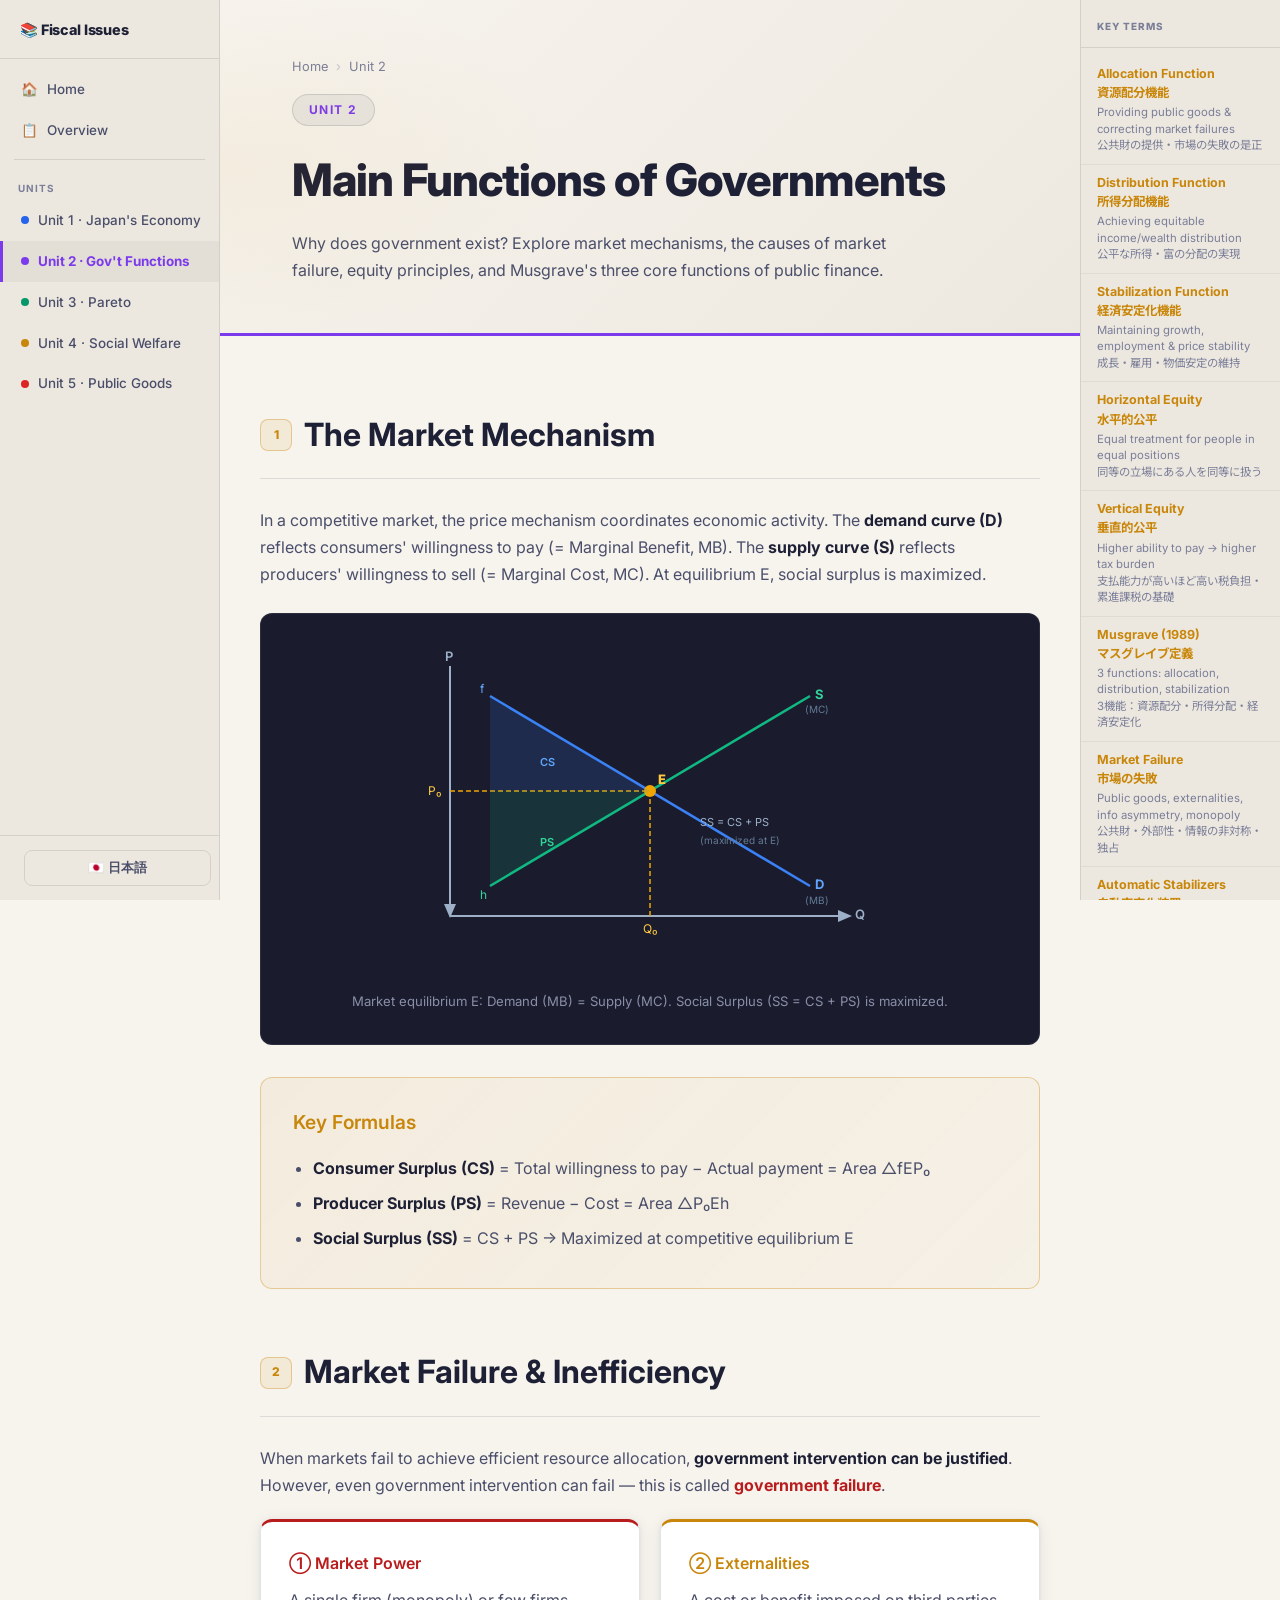
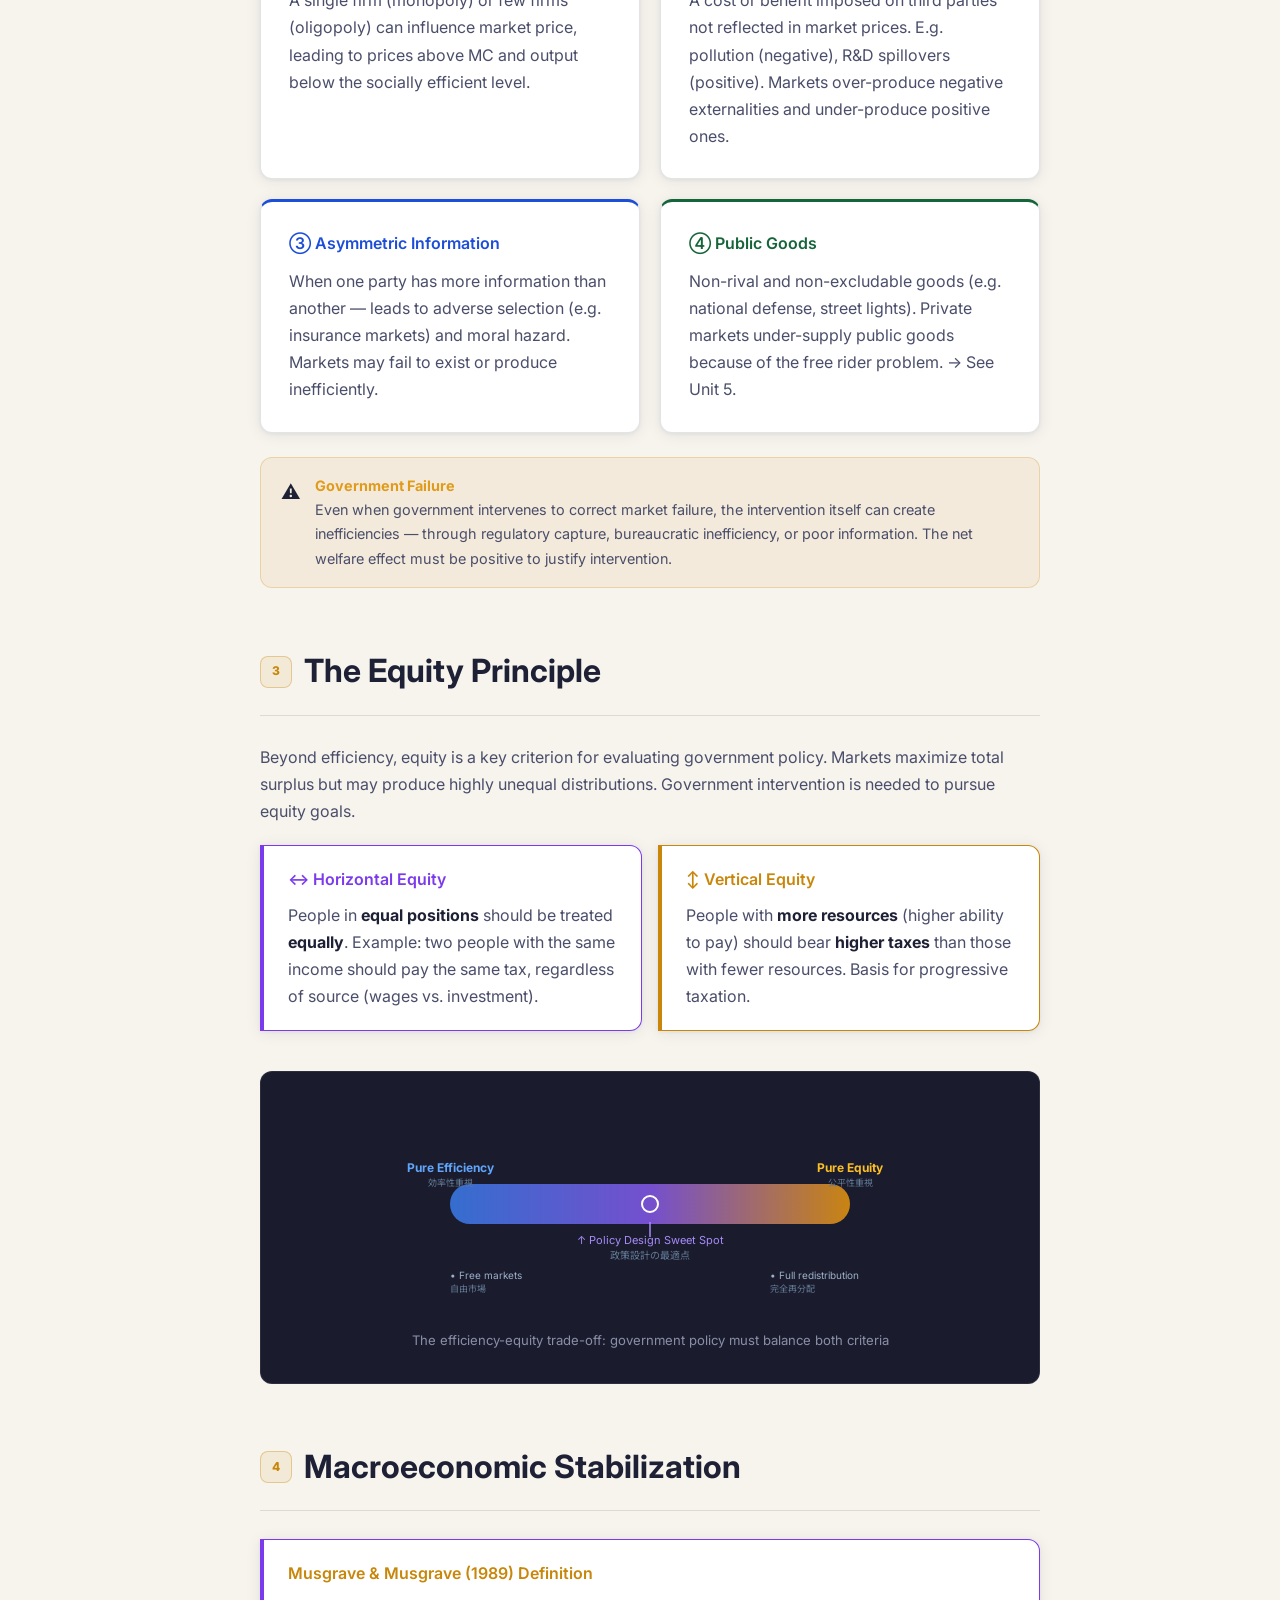
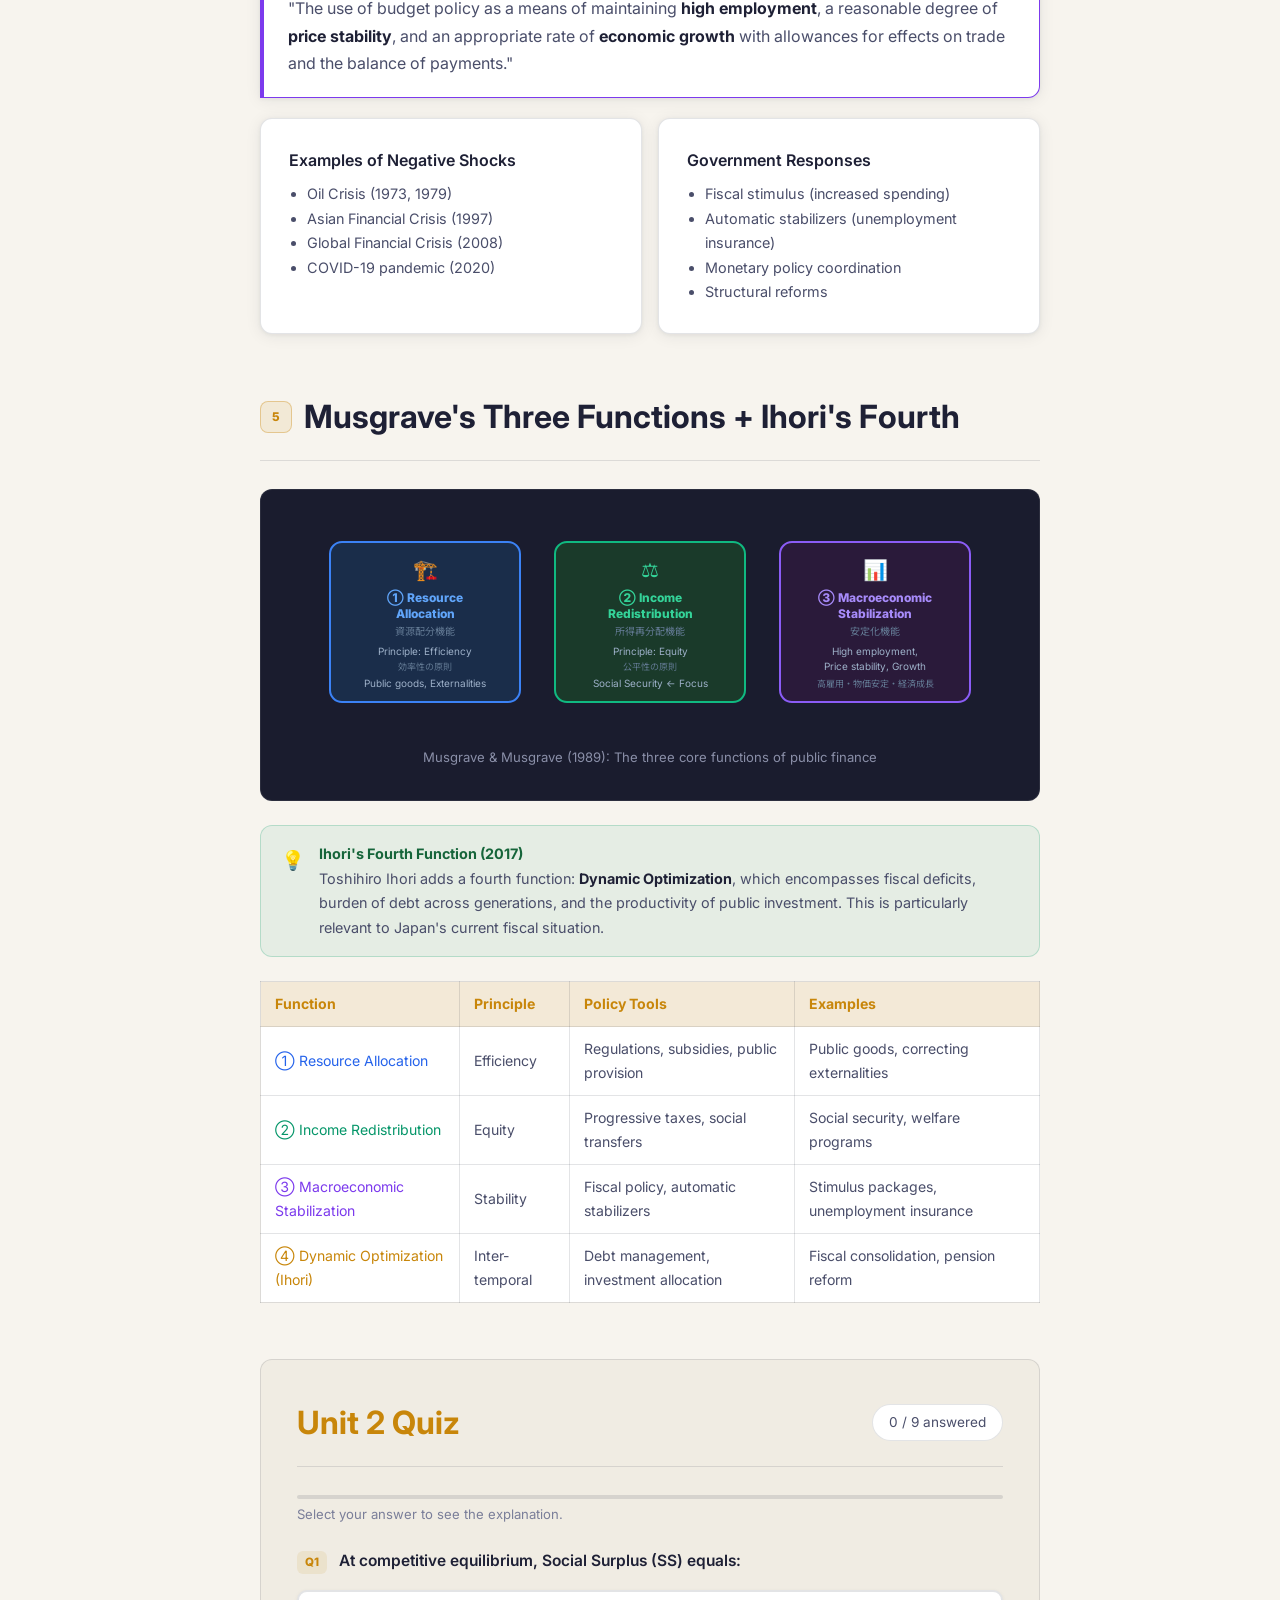
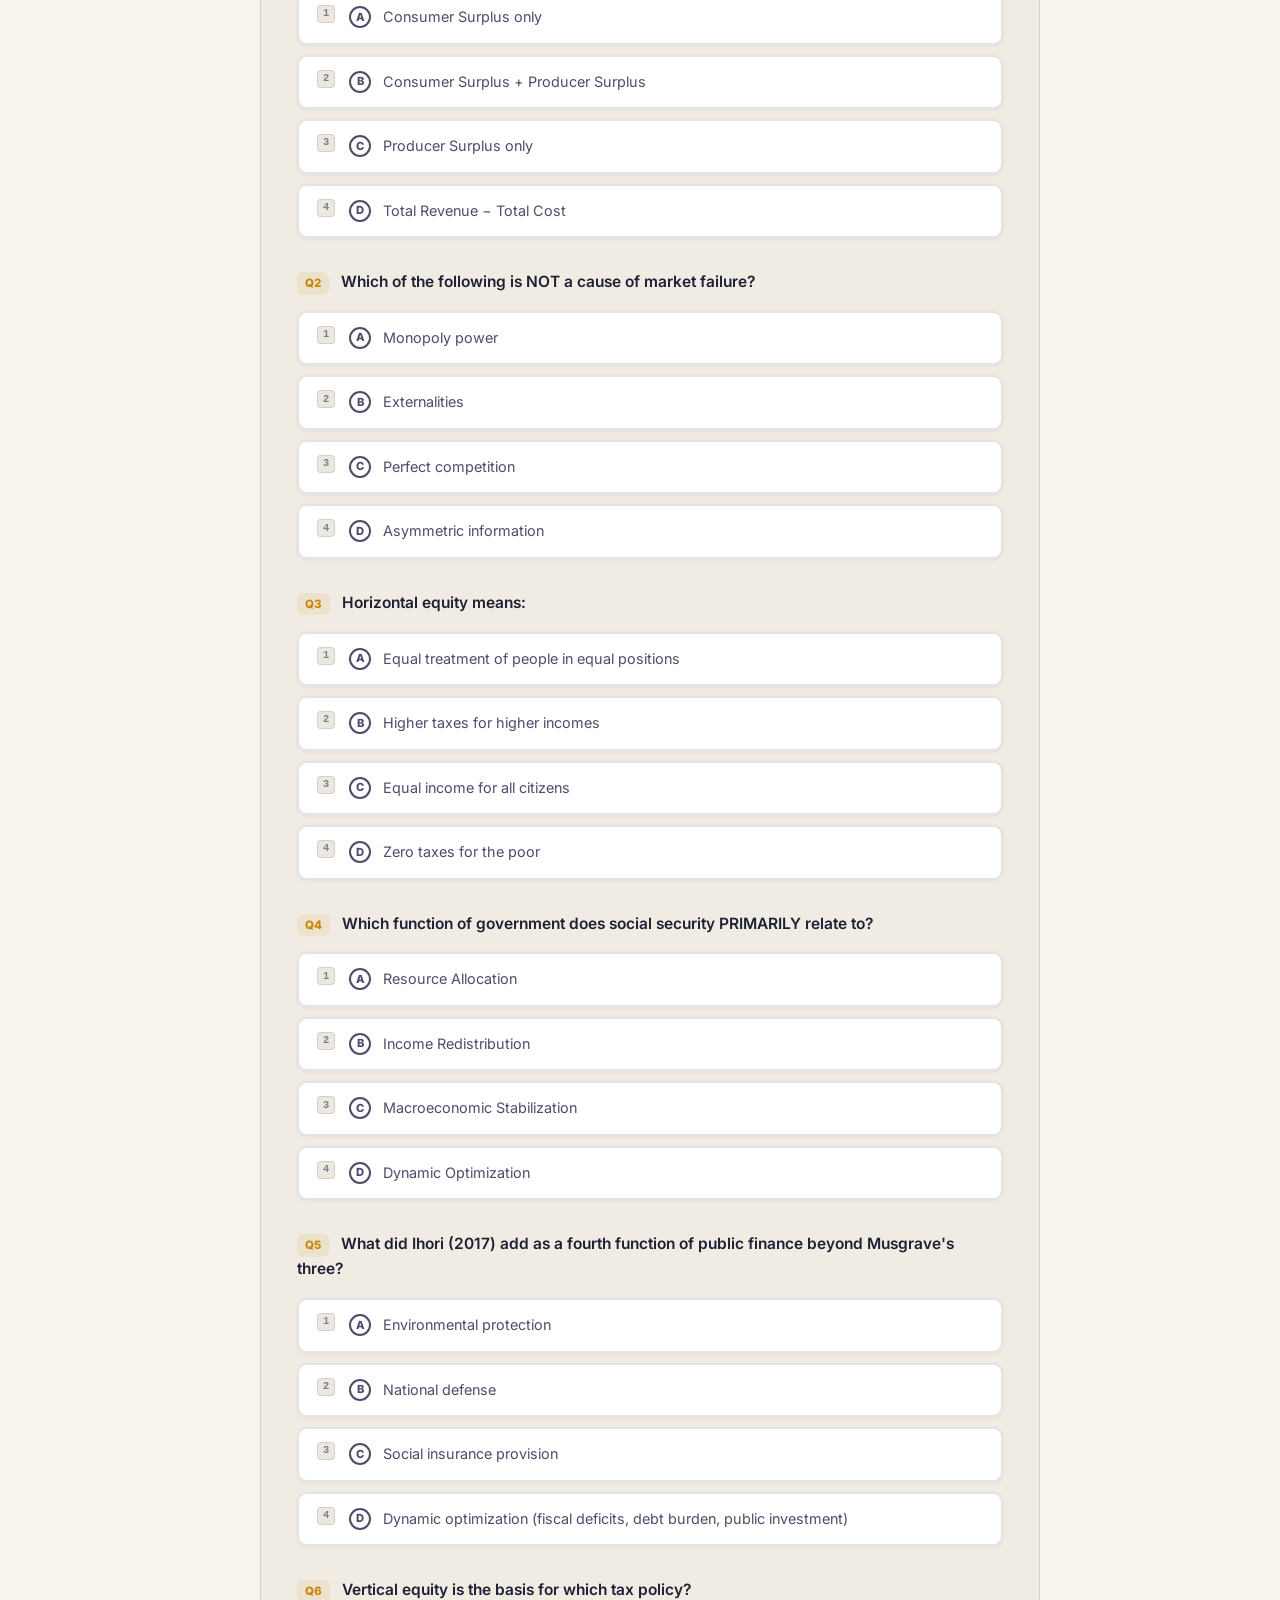
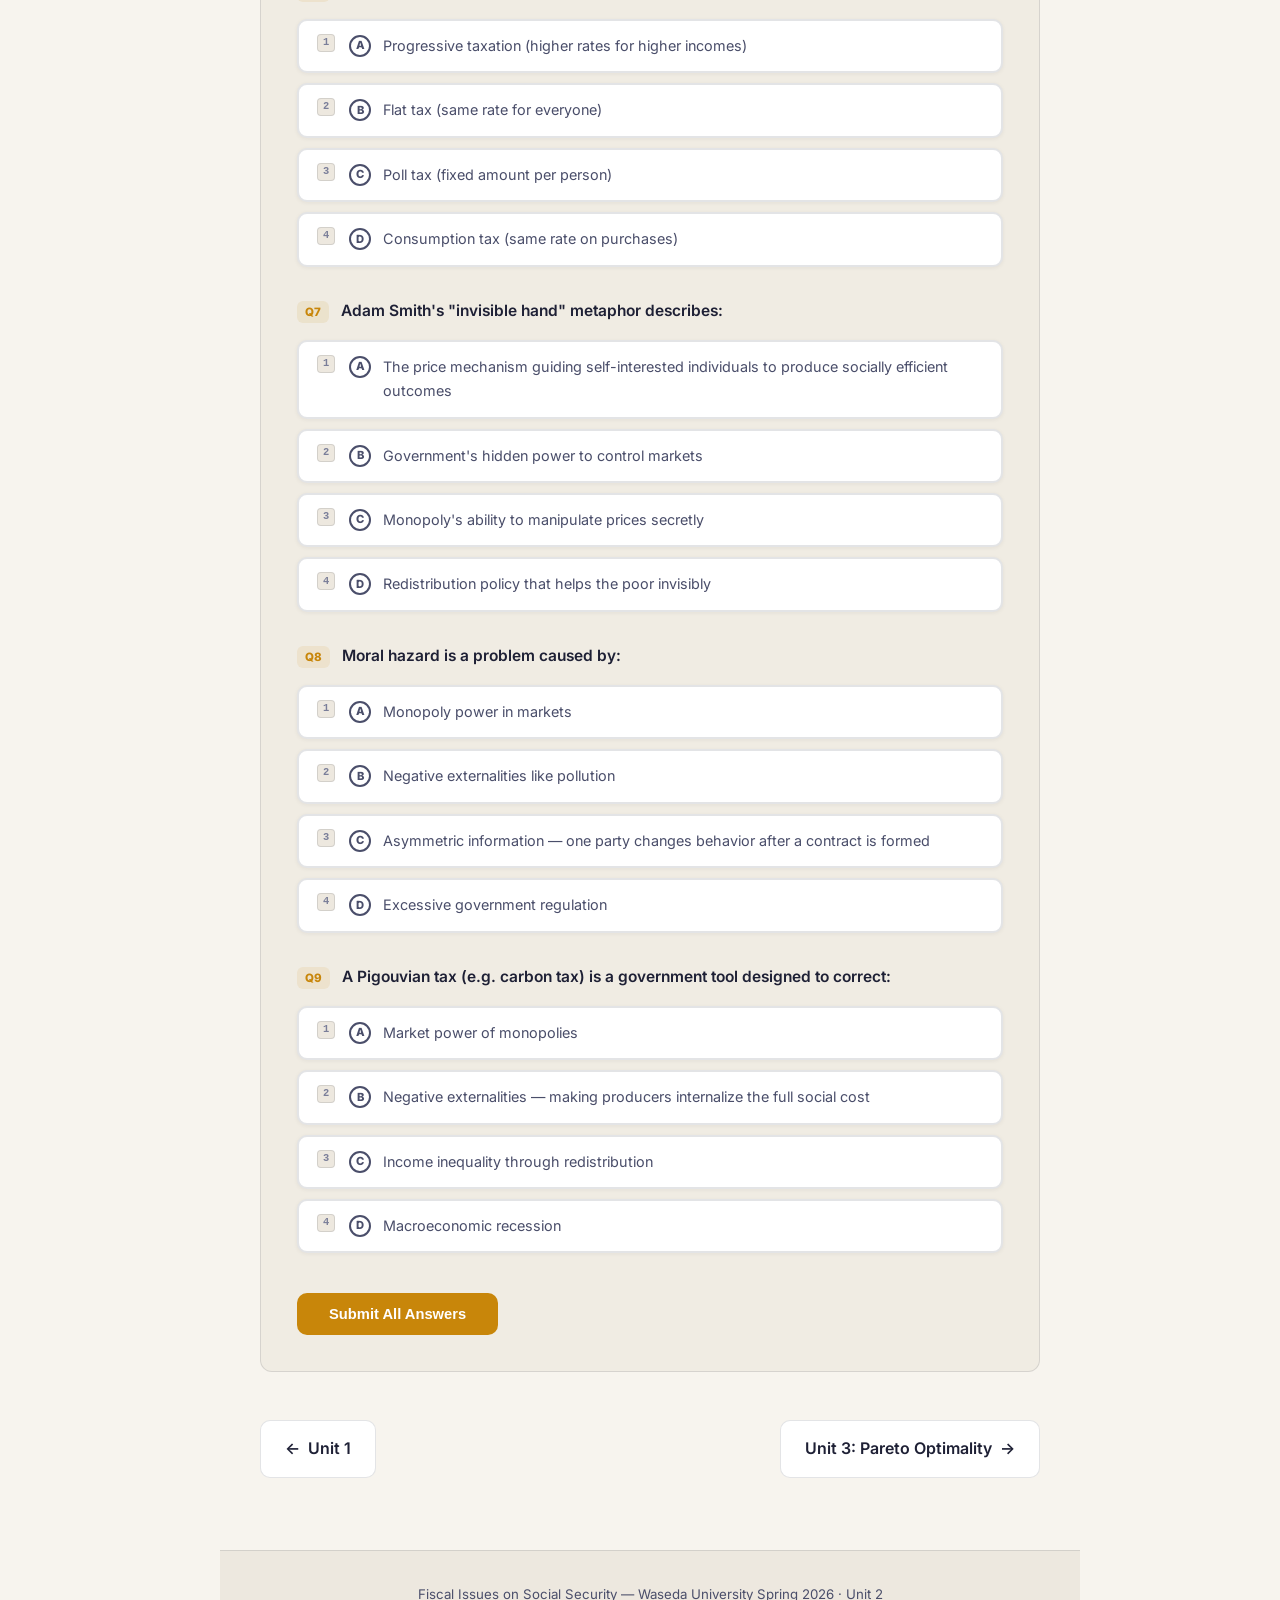
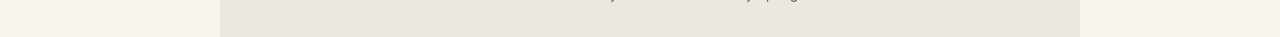
<file: unit2.html>
<!DOCTYPE html>
<html lang="en">
<head>
<meta charset="UTF-8">
<meta name="viewport" content="width=device-width,initial-scale=1">
<title>Unit 2: Main Functions of Governments — Fiscal Issues</title>
<link rel="stylesheet" href="styles.css">
<link href="https://fonts.googleapis.com/css2?family=Inter:wght@400;500;600;700;800&family=Noto+Sans+JP:wght@400;500;700&display=swap" rel="stylesheet">
</head>
<body>

<aside class="sidebar">
  <div class="sidebar-brand">📚 Fiscal Issues</div>
  <nav class="sidebar-nav">
    <a href="index.html">
      <span>🏠</span>
      <span class="en">Home</span><span class="jp">ホーム</span>
    </a>
    <a href="overview.html">
      <span>📋</span>
      <span class="en">Overview</span><span class="jp">授業概要</span>
    </a>
    <div class="sidebar-divider"></div>
    <div class="sidebar-section-label">
      <span class="en">Units</span><span class="jp">ユニット</span>
    </div>
    <a href="unit1.html" style="--unit-color:var(--unit1)">
      <span class="sidebar-unit-dot"></span>
      <span class="en">Unit 1 · Japan's Economy</span>
      <span class="jp">Unit 1 · 日本経済</span>
    </a>
    <a href="unit2.html" style="--unit-color:var(--unit2)">
      <span class="sidebar-unit-dot"></span>
      <span class="en">Unit 2 · Gov't Functions</span>
      <span class="jp">Unit 2 · 政府の機能</span>
    </a>
    <a href="unit3.html" style="--unit-color:var(--unit3)">
      <span class="sidebar-unit-dot"></span>
      <span class="en">Unit 3 · Pareto</span>
      <span class="jp">Unit 3 · パレート最適</span>
    </a>
    <a href="unit4.html" style="--unit-color:var(--unit4)">
      <span class="sidebar-unit-dot"></span>
      <span class="en">Unit 4 · Social Welfare</span>
      <span class="jp">Unit 4 · 社会的厚生</span>
    </a>
    <a href="unit5.html" style="--unit-color:var(--unit5)">
      <span class="sidebar-unit-dot"></span>
      <span class="en">Unit 5 · Public Goods</span>
      <span class="jp">Unit 5 · 公共財</span>
    </a>
  </nav>
  <div class="sidebar-footer">
    <button class="lang-toggle sidebar-lang-btn">🇯🇵 日本語</button>
  </div>
</aside>

<aside class="terms-panel">
  <div class="terms-panel-title">
    <span class="en">Key Terms</span><span class="jp">重要語句</span>
  </div>
  <ul class="terms-list">
    <li class="term-item">
      <span class="term-name en">Allocation Function</span>
      <span class="term-name jp">資源配分機能</span>
      <span class="term-def en">Providing public goods &amp; correcting market failures</span>
      <span class="term-def jp">公共財の提供・市場の失敗の是正</span>
    </li>
    <li class="term-item">
      <span class="term-name en">Distribution Function</span>
      <span class="term-name jp">所得分配機能</span>
      <span class="term-def en">Achieving equitable income/wealth distribution</span>
      <span class="term-def jp">公平な所得・富の分配の実現</span>
    </li>
    <li class="term-item">
      <span class="term-name en">Stabilization Function</span>
      <span class="term-name jp">経済安定化機能</span>
      <span class="term-def en">Maintaining growth, employment &amp; price stability</span>
      <span class="term-def jp">成長・雇用・物価安定の維持</span>
    </li>
    <li class="term-item">
      <span class="term-name en">Horizontal Equity</span>
      <span class="term-name jp">水平的公平</span>
      <span class="term-def en">Equal treatment for people in equal positions</span>
      <span class="term-def jp">同等の立場にある人を同等に扱う</span>
    </li>
    <li class="term-item">
      <span class="term-name en">Vertical Equity</span>
      <span class="term-name jp">垂直的公平</span>
      <span class="term-def en">Higher ability to pay → higher tax burden</span>
      <span class="term-def jp">支払能力が高いほど高い税負担・累進課税の基礎</span>
    </li>
    <li class="term-item">
      <span class="term-name en">Musgrave (1989)</span>
      <span class="term-name jp">マスグレイブ定義</span>
      <span class="term-def en">3 functions: allocation, distribution, stabilization</span>
      <span class="term-def jp">3機能：資源配分・所得分配・経済安定化</span>
    </li>
    <li class="term-item">
      <span class="term-name en">Market Failure</span>
      <span class="term-name jp">市場の失敗</span>
      <span class="term-def en">Public goods, externalities, info asymmetry, monopoly</span>
      <span class="term-def jp">公共財・外部性・情報の非対称・独占</span>
    </li>
    <li class="term-item">
      <span class="term-name en">Automatic Stabilizers</span>
      <span class="term-name jp">自動安定化装置</span>
      <span class="term-def en">Progressive tax &amp; social insurance smooth business cycles</span>
      <span class="term-def jp">累進税・社会保険が景気変動を自動的に緩和</span>
    </li>
  </ul>
</aside>

<nav class="topnav">
  <span class="nav-brand">📚 Fiscal Issues</span>
  <a href="index.html">Home</a>
  <a href="overview.html">Overview</a>
  <a href="unit1.html">Unit 1</a>
  <a href="unit2.html" class="active">Unit 2</a>
  <a href="unit3.html">Unit 3</a>
  <a href="unit4.html">Unit 4</a>
  <a href="unit5.html">Unit 5</a>
  <button class="lang-toggle">🇯🇵 日本語</button>
</nav>

<div class="unit-hero unit-color-2">
  <div class="container">
    <div class="breadcrumb">
      <a href="index.html">Home</a>
      <span class="sep">›</span>
      <span class="en">Unit 2</span><span class="jp">Unit 2</span>
    </div>
    <div class="unit-badge">Unit 2</div>
    <h1 class="en">Main Functions of Governments</h1>
    <h1 class="jp">政府の主要機能</h1>
    <p style="color:var(--text-secondary);max-width:640px;margin-top:12px" class="en">Why does government exist? Explore market mechanisms, the causes of market failure, equity principles, and Musgrave's three core functions of public finance.</p>
    <p style="color:var(--text-secondary);max-width:640px;margin-top:12px" class="jp">なぜ政府が必要か？市場メカニズム、市場の失敗の原因、公平原則、マスグレイブの3機能を学ぶ。</p>
  </div>
</div>

<main class="container section">

  <!-- Section 1: Market Mechanism -->
  <div id="sec-market" class="concept-section">
    <div class="section-header">
      <div class="section-num">1</div>
      <h2 class="en">The Market Mechanism</h2>
      <h2 class="jp">市場メカニズム</h2>
    </div>

    <p class="en" style="margin-bottom:20px">In a competitive market, the price mechanism coordinates economic activity. The <strong style="color:var(--text-primary)">demand curve (D)</strong> reflects consumers' willingness to pay (= Marginal Benefit, MB). The <strong style="color:var(--text-primary)">supply curve (S)</strong> reflects producers' willingness to sell (= Marginal Cost, MC). At equilibrium E, social surplus is maximized.</p>
    <p class="jp" style="margin-bottom:20px">競争市場では価格メカニズムが経済活動を調整する。<strong style="color:var(--text-primary)">需要曲線(D)</strong>は消費者の支払意思額（限界便益MB）を反映。<strong style="color:var(--text-primary)">供給曲線(S)</strong>は生産者の限界費用(MC)を反映。均衡点Eで社会余剰が最大化される。</p>

    <!-- Supply Demand Diagram -->
    <div class="diagram-wrap">
      <svg viewBox="0 0 520 320" width="520" height="320">
        <!-- Axes -->
        <line x1="60" y1="20" x2="60" y2="270" stroke="#9db0c8" stroke-width="2" marker-end="url(#axArr)"/>
        <line x1="60" y1="270" x2="460" y2="270" stroke="#9db0c8" stroke-width="2" marker-end="url(#axArr)"/>
        <text x="55" y="15" fill="#9db0c8" font-size="13" font-weight="600">P</text>
        <text x="465" y="273" fill="#9db0c8" font-size="13" font-weight="600">Q</text>

        <!-- Demand curve D -->
        <line x1="100" y1="50" x2="420" y2="240" stroke="#3b82f6" stroke-width="2.5"/>
        <text x="425" y="243" fill="#60a5fa" font-size="13" font-weight="700">D</text>
        <text x="415" y="258" fill="#637a94" font-size="10">(MB)</text>

        <!-- Supply curve S -->
        <line x1="100" y1="240" x2="420" y2="50" stroke="#10b981" stroke-width="2.5"/>
        <text x="425" y="53" fill="#34d399" font-size="13" font-weight="700">S</text>
        <text x="415" y="67" fill="#637a94" font-size="10">(MC)</text>

        <!-- Equilibrium point E -->
        <circle cx="260" cy="145" r="6" fill="#f0a500"/>
        <text x="268" y="138" fill="#ffc940" font-size="13" font-weight="800">E</text>

        <!-- P0 dashed line -->
        <line x1="60" y1="145" x2="260" y2="145" stroke="#f0a500" stroke-width="1.5" stroke-dasharray="5,3"/>
        <text x="52" y="149" text-anchor="end" fill="#ffc940" font-size="12">P₀</text>

        <!-- Q0 dashed line -->
        <line x1="260" y1="145" x2="260" y2="270" stroke="#f0a500" stroke-width="1.5" stroke-dasharray="5,3"/>
        <text x="260" y="287" text-anchor="middle" fill="#ffc940" font-size="12">Q₀</text>

        <!-- Consumer Surplus fill -->
        <polygon points="100,50 260,145 100,145" fill="rgba(59,130,246,0.15)"/>
        <text x="150" y="120" fill="#60a5fa" font-size="11" font-weight="600">CS</text>

        <!-- Producer Surplus fill -->
        <polygon points="100,240 260,145 100,145" fill="rgba(16,185,129,0.15)"/>
        <text x="150" y="200" fill="#34d399" font-size="11" font-weight="600">PS</text>

        <!-- f label at top of D -->
        <text x="90" y="47" fill="#60a5fa" font-size="12">f</text>
        <!-- h label at bottom of S -->
        <text x="90" y="253" fill="#34d399" font-size="12">h</text>

        <!-- Formula -->
        <text x="310" y="180" fill="#9db0c8" font-size="11">SS = CS + PS</text>
        <text x="310" y="198" fill="#637a94" font-size="10">(maximized at E)</text>

        <!-- Arrow markers -->
        <defs>
          <marker id="axArr" markerWidth="8" markerHeight="8" refX="6" refY="3" orient="auto">
            <path d="M0,0 L0,6 L7,3 Z" fill="#9db0c8"/>
          </marker>
        </defs>
      </svg>
      <figcaption class="en">Market equilibrium E: Demand (MB) = Supply (MC). Social Surplus (SS = CS + PS) is maximized.</figcaption>
      <figcaption class="jp">市場均衡E：需要（MB）=供給（MC）。社会余剰（SS=CS+PS）が最大化される。</figcaption>
    </div>

    <div class="summary-box">
      <h3 class="en">Key Formulas</h3>
      <h3 class="jp">重要な式</h3>
      <ul>
        <li class="en"><strong>Consumer Surplus (CS)</strong> = Total willingness to pay − Actual payment = Area △fEP₀</li>
        <li class="jp"><strong>消費者余剰(CS)</strong> = 総支払意思額 − 実際の支払額 = 面積 △fEP₀</li>
        <li class="en"><strong>Producer Surplus (PS)</strong> = Revenue − Cost = Area △P₀Eh</li>
        <li class="jp"><strong>生産者余剰(PS)</strong> = 収入 − 費用 = 面積 △P₀Eh</li>
        <li class="en"><strong>Social Surplus (SS)</strong> = CS + PS → Maximized at competitive equilibrium E</li>
        <li class="jp"><strong>社会余剰(SS)</strong> = CS + PS → 競争均衡Eで最大化</li>
      </ul>
    </div>
  </div>

  <!-- Section 2: Market Failure -->
  <div id="sec-failure" class="concept-section">
    <div class="section-header">
      <div class="section-num">2</div>
      <h2 class="en">Market Failure & Inefficiency</h2>
      <h2 class="jp">市場の失敗と非効率性</h2>
    </div>

    <p class="en" style="margin-bottom:20px">When markets fail to achieve efficient resource allocation, <strong style="color:var(--text-primary)">government intervention can be justified</strong>. However, even government intervention can fail — this is called <strong style="color:var(--error)">government failure</strong>.</p>
    <p class="jp" style="margin-bottom:20px">市場が効率的な資源配分を達成できない場合、<strong style="color:var(--text-primary)">政府介入が正当化される</strong>。ただし政府介入も失敗することがある — これを<strong style="color:var(--error)">政府の失敗</strong>という。</p>

    <div class="card-grid">
      <div class="card" style="border-top:3px solid var(--error)">
        <h4 style="color:var(--error);margin-bottom:10px">① <span class="en">Market Power</span><span class="jp">市場支配力</span></h4>
        <p class="en">A single firm (monopoly) or few firms (oligopoly) can influence market price, leading to prices above MC and output below the socially efficient level.</p>
        <p class="jp">独占・寡占企業が市場価格に影響。価格がMCを上回り、産出量が社会的最適水準を下回る。</p>
      </div>
      <div class="card" style="border-top:3px solid var(--accent)">
        <h4 style="color:var(--accent);margin-bottom:10px">② <span class="en">Externalities</span><span class="jp">外部性</span></h4>
        <p class="en">A cost or benefit imposed on third parties not reflected in market prices. E.g. pollution (negative), R&D spillovers (positive). Markets over-produce negative externalities and under-produce positive ones.</p>
        <p class="jp">市場価格に反映されない第三者へのコストまたは便益。例：公害（負）、技術スピルオーバー（正）。</p>
      </div>
      <div class="card" style="border-top:3px solid var(--info)">
        <h4 style="color:var(--info);margin-bottom:10px">③ <span class="en">Asymmetric Information</span><span class="jp">情報の非対称性</span></h4>
        <p class="en">When one party has more information than another — leads to adverse selection (e.g. insurance markets) and moral hazard. Markets may fail to exist or produce inefficiently.</p>
        <p class="jp">一方が他方より多くの情報を持つ場合 — 逆選択（例：保険市場）やモラルハザードが生じる。市場が成立しないか非効率に。</p>
      </div>
      <div class="card" style="border-top:3px solid var(--success)">
        <h4 style="color:var(--success);margin-bottom:10px">④ <span class="en">Public Goods</span><span class="jp">公共財</span></h4>
        <p class="en">Non-rival and non-excludable goods (e.g. national defense, street lights). Private markets under-supply public goods because of the free rider problem. → See Unit 5.</p>
        <p class="jp">非競合・非排除財（例：国防、街灯）。フリーライダー問題のため私的市場では過少供給される。→ Unit 5参照</p>
      </div>
    </div>

    <div class="callout callout-warn" style="margin-top:24px">
      <span class="callout-icon">⚠️</span>
      <div>
        <strong style="color:var(--accent-light)" class="en">Government Failure</strong>
        <strong style="color:var(--accent-light)" class="jp">政府の失敗</strong>
        <p class="en">Even when government intervenes to correct market failure, the intervention itself can create inefficiencies — through regulatory capture, bureaucratic inefficiency, or poor information. The net welfare effect must be positive to justify intervention.</p>
        <p class="jp">市場の失敗を是正するための政府介入も、規制の虜・官僚主義的非効率・情報不足などにより非効率を生むことがある。介入が正当化されるには純厚生効果がプラスでなければならない。</p>
      </div>
    </div>
  </div>

  <!-- Section 3: Equity -->
  <div id="sec-equity" class="concept-section">
    <div class="section-header">
      <div class="section-num">3</div>
      <h2 class="en">The Equity Principle</h2>
      <h2 class="jp">公平原則</h2>
    </div>

    <p class="en" style="margin-bottom:20px">Beyond efficiency, equity is a key criterion for evaluating government policy. Markets maximize total surplus but may produce highly unequal distributions. Government intervention is needed to pursue equity goals.</p>
    <p class="jp" style="margin-bottom:20px">効率性に加え、公平性は政策評価の重要な基準。市場は総余剰を最大化するが、分配が著しく不平等になることがある。公平性を追求するために政府介入が必要。</p>

    <div class="concept-grid">
      <div class="key-concept" style="border-color:var(--unit2)">
        <h4 style="color:var(--unit2)">↔ <span class="en">Horizontal Equity</span><span class="jp">水平的公平</span></h4>
        <p class="en">People in <strong style="color:var(--text-primary)">equal positions</strong> should be treated <strong style="color:var(--text-primary)">equally</strong>. Example: two people with the same income should pay the same tax, regardless of source (wages vs. investment).</p>
        <p class="jp"><strong style="color:var(--text-primary)">同等の立場</strong>にある人は<strong style="color:var(--text-primary)">同等に</strong>扱われるべき。例：同じ所得の2人は、源泉（給与か投資か）に関わらず同じ税を払うべき。</p>
      </div>
      <div class="key-concept" style="border-color:var(--unit4)">
        <h4 style="color:var(--unit4)">↕ <span class="en">Vertical Equity</span><span class="jp">垂直的公平</span></h4>
        <p class="en">People with <strong style="color:var(--text-primary)">more resources</strong> (higher ability to pay) should bear <strong style="color:var(--text-primary)">higher taxes</strong> than those with fewer resources. Basis for progressive taxation.</p>
        <p class="jp"><strong style="color:var(--text-primary)">資源の多い</strong>人（支払能力の高い人）は少ない人より<strong style="color:var(--text-primary)">高い税</strong>を負担すべき。累進課税の基礎。</p>
      </div>
    </div>

    <!-- Efficiency vs Equity Trade-off -->
    <div class="diagram-wrap" style="margin-top:24px">
      <svg viewBox="0 0 500 200" width="500" height="200">
        <!-- Spectrum bar -->
        <defs>
          <linearGradient id="specGrad" x1="0%" y1="0%" x2="100%" y2="0%">
            <stop offset="0%" style="stop-color:#3b82f6;stop-opacity:0.8"/>
            <stop offset="50%" style="stop-color:#8b5cf6;stop-opacity:0.8"/>
            <stop offset="100%" style="stop-color:#f59e0b;stop-opacity:0.8"/>
          </linearGradient>
        </defs>
        <rect x="50" y="80" width="400" height="40" rx="20" fill="url(#specGrad)"/>

        <!-- Labels -->
        <text x="50" y="68" text-anchor="middle" fill="#60a5fa" font-size="12" font-weight="700">Pure Efficiency</text>
        <text x="50" y="82" text-anchor="middle" fill="#637a94" font-size="9">効率性重視</text>
        <text x="450" y="68" text-anchor="middle" fill="#fbbf24" font-size="12" font-weight="700">Pure Equity</text>
        <text x="450" y="82" text-anchor="middle" fill="#637a94" font-size="9">公平性重視</text>

        <text x="250" y="140" text-anchor="middle" fill="#a78bfa" font-size="11">↑ Policy Design Sweet Spot</text>
        <text x="250" y="155" text-anchor="middle" fill="#637a94" font-size="10">政策設計の最適点</text>

        <text x="50" y="175" fill="#9db0c8" font-size="10">• Free markets</text>
        <text x="50" y="188" fill="#637a94" font-size="9">自由市場</text>
        <text x="370" y="175" fill="#9db0c8" font-size="10">• Full redistribution</text>
        <text x="370" y="188" fill="#637a94" font-size="9">完全再分配</text>

        <line x1="250" y1="118" x2="250" y2="133" stroke="#a78bfa" stroke-width="1.5"/>
        <circle cx="250" cy="100" r="8" fill="none" stroke="white" stroke-width="2"/>
      </svg>
      <figcaption class="en">The efficiency-equity trade-off: government policy must balance both criteria</figcaption>
      <figcaption class="jp">効率性と公平性のトレードオフ：政府政策は両基準のバランスが必要</figcaption>
    </div>
  </div>

  <!-- Section 4: Macroeconomic Stabilization -->
  <div id="sec-stabilization" class="concept-section">
    <div class="section-header">
      <div class="section-num">4</div>
      <h2 class="en">Macroeconomic Stabilization</h2>
      <h2 class="jp">マクロ経済安定化</h2>
    </div>

    <div class="key-concept" style="border-color:var(--unit2)">
      <h4 class="en">Musgrave & Musgrave (1989) Definition</h4>
      <h4 class="jp">マスグレイブ定義（1989）</h4>
      <p class="en">"The use of budget policy as a means of maintaining <strong style="color:var(--text-primary)">high employment</strong>, a reasonable degree of <strong style="color:var(--text-primary)">price stability</strong>, and an appropriate rate of <strong style="color:var(--text-primary)">economic growth</strong> with allowances for effects on trade and the balance of payments."</p>
      <p class="jp">「<strong style="color:var(--text-primary)">高い雇用</strong>水準の維持、適切な<strong style="color:var(--text-primary)">物価安定</strong>、適切な<strong style="color:var(--text-primary)">経済成長率</strong>を実現するための財政政策の活用（貿易・国際収支への影響を考慮）」</p>
    </div>

    <div class="concept-grid" style="margin-top:20px">
      <div class="card">
        <h4 style="color:var(--text-primary);margin-bottom:8px" class="en">Examples of Negative Shocks</h4>
        <h4 style="color:var(--text-primary);margin-bottom:8px" class="jp">負のショックの例</h4>
        <ul style="padding-left:18px;color:var(--text-secondary);font-size:0.9rem">
          <li class="en">Oil Crisis (1973, 1979)</li><li class="jp">石油危機（1973・1979年）</li>
          <li class="en">Asian Financial Crisis (1997)</li><li class="jp">アジア金融危機（1997年）</li>
          <li class="en">Global Financial Crisis (2008)</li><li class="jp">世界金融危機（2008年）</li>
          <li class="en">COVID-19 pandemic (2020)</li><li class="jp">COVID-19パンデミック（2020年）</li>
        </ul>
      </div>
      <div class="card">
        <h4 style="color:var(--text-primary);margin-bottom:8px" class="en">Government Responses</h4>
        <h4 style="color:var(--text-primary);margin-bottom:8px" class="jp">政府の対応</h4>
        <ul style="padding-left:18px;color:var(--text-secondary);font-size:0.9rem">
          <li class="en">Fiscal stimulus (increased spending)</li><li class="jp">財政刺激策（歳出増加）</li>
          <li class="en">Automatic stabilizers (unemployment insurance)</li><li class="jp">自動安定化装置（失業保険）</li>
          <li class="en">Monetary policy coordination</li><li class="jp">金融政策との協調</li>
          <li class="en">Structural reforms</li><li class="jp">構造改革</li>
        </ul>
      </div>
    </div>
  </div>

  <!-- Section 5: The 3 Functions -->
  <div id="sec-musgrave" class="concept-section">
    <div class="section-header">
      <div class="section-num">5</div>
      <h2 class="en">Musgrave's Three Functions + Ihori's Fourth</h2>
      <h2 class="jp">マスグレイブの3機能＋井堀の第4機能</h2>
    </div>

    <!-- Three functions visual -->
    <div class="diagram-wrap">
      <svg viewBox="0 0 680 200" width="680" height="200">
        <!-- Function 1 -->
        <rect x="20" y="20" width="190" height="160" rx="12" fill="#1a2d4a" stroke="#3b82f6" stroke-width="2"/>
        <text x="115" y="55" text-anchor="middle" fill="#60a5fa" font-size="20">🏗️</text>
        <text x="115" y="80" text-anchor="middle" fill="#60a5fa" font-size="12" font-weight="800">① Resource</text>
        <text x="115" y="96" text-anchor="middle" fill="#60a5fa" font-size="12" font-weight="800">Allocation</text>
        <text x="115" y="113" text-anchor="middle" fill="#637a94" font-size="10">資源配分機能</text>
        <text x="115" y="133" text-anchor="middle" fill="#9db0c8" font-size="10">Principle: Efficiency</text>
        <text x="115" y="148" text-anchor="middle" fill="#637a94" font-size="9">効率性の原則</text>
        <text x="115" y="165" text-anchor="middle" fill="#9db0c8" font-size="10">Public goods, Externalities</text>

        <!-- Function 2 -->
        <rect x="245" y="20" width="190" height="160" rx="12" fill="#1a3a2a" stroke="#10b981" stroke-width="2"/>
        <text x="340" y="55" text-anchor="middle" fill="#34d399" font-size="20">⚖️</text>
        <text x="340" y="80" text-anchor="middle" fill="#34d399" font-size="12" font-weight="800">② Income</text>
        <text x="340" y="96" text-anchor="middle" fill="#34d399" font-size="12" font-weight="800">Redistribution</text>
        <text x="340" y="113" text-anchor="middle" fill="#637a94" font-size="10">所得再分配機能</text>
        <text x="340" y="133" text-anchor="middle" fill="#9db0c8" font-size="10">Principle: Equity</text>
        <text x="340" y="148" text-anchor="middle" fill="#637a94" font-size="9">公平性の原則</text>
        <text x="340" y="165" text-anchor="middle" fill="#9db0c8" font-size="10">Social Security ← Focus</text>

        <!-- Function 3 -->
        <rect x="470" y="20" width="190" height="160" rx="12" fill="#2a1a3a" stroke="#8b5cf6" stroke-width="2"/>
        <text x="565" y="55" text-anchor="middle" fill="#a78bfa" font-size="20">📊</text>
        <text x="565" y="80" text-anchor="middle" fill="#a78bfa" font-size="12" font-weight="800">③ Macroeconomic</text>
        <text x="565" y="96" text-anchor="middle" fill="#a78bfa" font-size="12" font-weight="800">Stabilization</text>
        <text x="565" y="113" text-anchor="middle" fill="#637a94" font-size="10">安定化機能</text>
        <text x="565" y="133" text-anchor="middle" fill="#9db0c8" font-size="10">High employment,</text>
        <text x="565" y="148" text-anchor="middle" fill="#9db0c8" font-size="10">Price stability, Growth</text>
        <text x="565" y="165" text-anchor="middle" fill="#637a94" font-size="9">高雇用・物価安定・経済成長</text>
      </svg>
      <figcaption class="en">Musgrave & Musgrave (1989): The three core functions of public finance</figcaption>
      <figcaption class="jp">マスグレイブ（1989）：公共財政の3つの核心機能</figcaption>
    </div>

    <div class="callout callout-tip" style="margin-top:24px">
      <span class="callout-icon">💡</span>
      <div>
        <strong style="color:var(--success)" class="en">Ihori's Fourth Function (2017)</strong>
        <strong style="color:var(--success)" class="jp">井堀の第4機能（2017年）</strong>
        <p class="en">Toshihiro Ihori adds a fourth function: <strong style="color:var(--text-primary)">Dynamic Optimization</strong>, which encompasses fiscal deficits, burden of debt across generations, and the productivity of public investment. This is particularly relevant to Japan's current fiscal situation.</p>
        <p class="jp">井堀利宏は第4機能として<strong style="color:var(--text-primary)">動的最適化</strong>を追加。財政赤字、世代間の債務負担、公共投資の生産性を包括する。現在の日本の財政状況に特に関連する。</p>
      </div>
    </div>

    <!-- Comparison Table -->
    <table class="styled-table" style="margin-top:24px">
      <thead>
        <tr>
          <th><span class="en">Function</span><span class="jp">機能</span></th>
          <th><span class="en">Principle</span><span class="jp">原則</span></th>
          <th><span class="en">Policy Tools</span><span class="jp">政策手段</span></th>
          <th><span class="en">Examples</span><span class="jp">例</span></th>
        </tr>
      </thead>
      <tbody>
        <tr>
          <td style="color:var(--unit1)"><span class="en">① Resource Allocation</span><span class="jp">①資源配分</span></td>
          <td><span class="en">Efficiency</span><span class="jp">効率性</span></td>
          <td><span class="en">Regulations, subsidies, public provision</span><span class="jp">規制・補助金・公的供給</span></td>
          <td><span class="en">Public goods, correcting externalities</span><span class="jp">公共財・外部性の是正</span></td>
        </tr>
        <tr>
          <td style="color:var(--unit3)"><span class="en">② Income Redistribution</span><span class="jp">②所得再分配</span></td>
          <td><span class="en">Equity</span><span class="jp">公平性</span></td>
          <td><span class="en">Progressive taxes, social transfers</span><span class="jp">累進課税・社会移転</span></td>
          <td><span class="en">Social security, welfare programs</span><span class="jp">社会保障・福祉プログラム</span></td>
        </tr>
        <tr>
          <td style="color:var(--unit2)"><span class="en">③ Macroeconomic Stabilization</span><span class="jp">③マクロ安定化</span></td>
          <td><span class="en">Stability</span><span class="jp">安定性</span></td>
          <td><span class="en">Fiscal policy, automatic stabilizers</span><span class="jp">財政政策・自動安定化装置</span></td>
          <td><span class="en">Stimulus packages, unemployment insurance</span><span class="jp">景気対策・失業保険</span></td>
        </tr>
        <tr>
          <td style="color:var(--accent)"><span class="en">④ Dynamic Optimization (Ihori)</span><span class="jp">④動的最適化（井堀）</span></td>
          <td><span class="en">Inter-temporal</span><span class="jp">異時点間</span></td>
          <td><span class="en">Debt management, investment allocation</span><span class="jp">債務管理・投資配分</span></td>
          <td><span class="en">Fiscal consolidation, pension reform</span><span class="jp">財政健全化・年金改革</span></td>
        </tr>
      </tbody>
    </table>
  </div>

  <!-- Quiz -->
  <div id="quiz-section" class="quiz-section" data-quiz>
    <div class="quiz-header">
      <h2 class="en">Unit 2 Quiz</h2>
      <h2 class="jp">Unit 2 クイズ</h2>
      <span class="quiz-score">0 / 9 answered</span>
    </div>
    <div class="progress-bar"><div class="progress-fill" style="width:0%"></div></div>
    <p style="font-size:0.82rem;color:var(--text-muted);margin-bottom:24px" class="en">Select your answer to see the explanation.</p>
    <p style="font-size:0.82rem;color:var(--text-muted);margin-bottom:24px" class="jp">回答を選択すると解説が表示されます。</p>

    <div class="question-block" data-correct="1" data-deep-link="unit2.html#sec-market" data-deep-label="Market Mechanism & Social Surplus">
      <h4><span class="q-num">Q1</span> <span class="en">At competitive equilibrium, Social Surplus (SS) equals:</span><span class="jp">競争均衡における社会余剰(SS)は？</span></h4>
      <div class="options">
        <div class="option"><span class="option-marker">A</span> <span class="en">Consumer Surplus only</span><span class="jp">消費者余剰のみ</span></div>
        <div class="option"><span class="option-marker">B</span> <span class="en">Consumer Surplus + Producer Surplus</span><span class="jp">消費者余剰＋生産者余剰</span></div>
        <div class="option"><span class="option-marker">C</span> <span class="en">Producer Surplus only</span><span class="jp">生産者余剰のみ</span></div>
        <div class="option"><span class="option-marker">D</span> <span class="en">Total Revenue − Total Cost</span><span class="jp">総収入－総費用</span></div>
      </div>
      <div class="explanation"><strong>SS = CS + PS</strong> — <span class="en">Social surplus is the sum of consumer and producer surplus. At competitive equilibrium E (where MB = MC), this is maximized — demonstrating allocative efficiency.</span><span class="jp">社会余剰は消費者余剰と生産者余剰の合計。競争均衡E（MB=MC）で最大化される — 配分効率性を示す。</span></div>
    </div>

    <div class="question-block" data-correct="2" data-deep-link="unit2.html#sec-failure" data-deep-label="Causes of Market Failure">
      <h4><span class="q-num">Q2</span> <span class="en">Which of the following is NOT a cause of market failure?</span><span class="jp">次のうち、市場の失敗の原因でないものは？</span></h4>
      <div class="options">
        <div class="option"><span class="option-marker">A</span> <span class="en">Monopoly power</span><span class="jp">独占力</span></div>
        <div class="option"><span class="option-marker">B</span> <span class="en">Externalities</span><span class="jp">外部性</span></div>
        <div class="option"><span class="option-marker">C</span> <span class="en">Perfect competition</span><span class="jp">完全競争</span></div>
        <div class="option"><span class="option-marker">D</span> <span class="en">Asymmetric information</span><span class="jp">情報の非対称性</span></div>
      </div>
      <div class="explanation"><strong class="en">Perfect competition does NOT cause market failure</strong><strong class="jp">完全競争は市場の失敗の原因ではない</strong> — <span class="en">In fact, perfect competition leads to efficient allocation (as shown by the First Welfare Theorem). Market failures occur when the conditions for perfect competition break down.</span><span class="jp">完全競争は効率的な資源配分をもたらす（第1厚生定理）。市場の失敗は完全競争の条件が崩れる時に起きる。</span></div>
    </div>

    <div class="question-block" data-correct="0" data-deep-link="unit2.html#sec-equity" data-deep-label="The Equity Principle">
      <h4><span class="q-num">Q3</span> <span class="en">Horizontal equity means:</span><span class="jp">水平的公平とは？</span></h4>
      <div class="options">
        <div class="option"><span class="option-marker">A</span> <span class="en">Equal treatment of people in equal positions</span><span class="jp">同等の立場にある人への同等の扱い</span></div>
        <div class="option"><span class="option-marker">B</span> <span class="en">Higher taxes for higher incomes</span><span class="jp">高所得者への高税率</span></div>
        <div class="option"><span class="option-marker">C</span> <span class="en">Equal income for all citizens</span><span class="jp">全市民への同一所得</span></div>
        <div class="option"><span class="option-marker">D</span> <span class="en">Zero taxes for the poor</span><span class="jp">貧困層への無税</span></div>
      </div>
      <div class="explanation"><strong class="en">Horizontal equity</strong><strong class="jp">水平的公平</strong> — <span class="en">"Equal treatment for equals." People in the same economic position should pay the same taxes. Vertical equity (B) addresses the different-treatment-for-different-positions principle.</span><span class="jp">「同じ立場には同じ扱い」。同じ経済状況の人は同じ税を払うべき。垂直的公平（B）は異なる立場への異なる扱いを扱う。</span></div>
    </div>

    <div class="question-block" data-correct="1" data-deep-link="unit2.html#sec-musgrave" data-deep-label="Musgrave's Three Functions">
      <h4><span class="q-num">Q4</span> <span class="en">Which function of government does social security PRIMARILY relate to?</span><span class="jp">社会保障が主に関連する政府の機能は？</span></h4>
      <div class="options">
        <div class="option"><span class="option-marker">A</span> <span class="en">Resource Allocation</span><span class="jp">資源配分</span></div>
        <div class="option"><span class="option-marker">B</span> <span class="en">Income Redistribution</span><span class="jp">所得再分配</span></div>
        <div class="option"><span class="option-marker">C</span> <span class="en">Macroeconomic Stabilization</span><span class="jp">マクロ経済安定化</span></div>
        <div class="option"><span class="option-marker">D</span> <span class="en">Dynamic Optimization</span><span class="jp">動的最適化</span></div>
      </div>
      <div class="explanation"><strong class="en">Income Redistribution (②)</strong><strong class="jp">所得再分配（②）</strong> — <span class="en">Social security systems (pensions, health care, welfare) are the primary policy tool for income redistribution, transferring resources from working-age earners to the elderly, disabled, and poor.</span><span class="jp">社会保障制度（年金・医療・福祉）は所得再分配の主要な政策手段。現役世代から高齢者・障害者・貧困層への資源移転。</span></div>
    </div>

    <div class="question-block" data-correct="3" data-deep-link="unit2.html#sec-musgrave" data-deep-label="Musgrave's Three Functions + Ihori's Fourth">
      <h4><span class="q-num">Q5</span> <span class="en">What did Ihori (2017) add as a fourth function of public finance beyond Musgrave's three?</span><span class="jp">井堀（2017年）がマスグレイブの3機能に追加した第4の機能は？</span></h4>
      <div class="options">
        <div class="option"><span class="option-marker">A</span> <span class="en">Environmental protection</span><span class="jp">環境保護</span></div>
        <div class="option"><span class="option-marker">B</span> <span class="en">National defense</span><span class="jp">国防</span></div>
        <div class="option"><span class="option-marker">C</span> <span class="en">Social insurance provision</span><span class="jp">社会保険の供給</span></div>
        <div class="option"><span class="option-marker">D</span> <span class="en">Dynamic optimization (fiscal deficits, debt burden, public investment)</span><span class="jp">動的最適化（財政赤字・債務負担・公共投資）</span></div>
      </div>
      <div class="explanation"><strong class="en">Dynamic Optimization</strong><strong class="jp">動的最適化</strong> — <span class="en">Ihori extends Musgrave by noting that governments must also consider intertemporal trade-offs: fiscal deficits today mean debt burden for future generations, and the productivity of public investment affects long-run growth.</span><span class="jp">井堀はマスグレイブを拡張し、政府が異時点間のトレードオフも考慮すべきと指摘。現在の財政赤字は将来世代の債務負担となり、公共投資の生産性は長期成長に影響する。</span></div>
    </div>

    <div class="question-block" data-correct="0" data-deep-link="unit2.html#sec-equity" data-deep-label="The Equity Principle">
      <h4><span class="q-num">Q6</span> <span class="en">Vertical equity is the basis for which tax policy?</span><span class="jp">垂直的公平はどの税制の基礎か？</span></h4>
      <div class="options">
        <div class="option"><span class="option-marker">A</span> <span class="en">Progressive taxation (higher rates for higher incomes)</span><span class="jp">累進課税（高所得者ほど高税率）</span></div>
        <div class="option"><span class="option-marker">B</span> <span class="en">Flat tax (same rate for everyone)</span><span class="jp">フラットタックス（全員同率）</span></div>
        <div class="option"><span class="option-marker">C</span> <span class="en">Poll tax (fixed amount per person)</span><span class="jp">人頭税（1人固定額）</span></div>
        <div class="option"><span class="option-marker">D</span> <span class="en">Consumption tax (same rate on purchases)</span><span class="jp">消費税（購入額に同率）</span></div>
      </div>
      <div class="explanation"><strong class="en">Progressive taxation</strong><strong class="jp">累進課税</strong> — <span class="en">Vertical equity states that those with more resources should pay more. This is implemented through progressive income taxes where higher income brackets face higher marginal tax rates.</span><span class="jp">垂直的公平は「資源の多い人ほど多く払うべき」を意味する。累進所得税（高所得ほど高い限界税率）として実施される。</span></div>
    </div>

    <div class="question-block" data-correct="0" data-deep-link="unit2.html#sec-market" data-deep-label="The Market Mechanism">
      <h4><span class="q-num">Q7</span> <span class="en">Adam Smith's "invisible hand" metaphor describes:</span><span class="jp">アダム・スミスの「見えざる手」の比喩が表すものは？</span></h4>
      <div class="options">
        <div class="option"><span class="option-marker">A</span> <span class="en">The price mechanism guiding self-interested individuals to produce socially efficient outcomes</span><span class="jp">自己利益を追求する個人を価格メカニズムが社会的効率的な結果へ導くこと</span></div>
        <div class="option"><span class="option-marker">B</span> <span class="en">Government's hidden power to control markets</span><span class="jp">政府の市場を支配する隠れた力</span></div>
        <div class="option"><span class="option-marker">C</span> <span class="en">Monopoly's ability to manipulate prices secretly</span><span class="jp">独占が価格を密かに操作する能力</span></div>
        <div class="option"><span class="option-marker">D</span> <span class="en">Redistribution policy that helps the poor invisibly</span><span class="jp">貧困層を目に見えない形で助ける再分配政策</span></div>
      </div>
      <div class="explanation"><strong class="en">Price mechanism → social efficiency</strong><strong class="jp">価格メカニズム → 社会的効率性</strong> — <span class="en">Adam Smith argued that individuals pursuing their own self-interest are led by an "invisible hand" to promote the public good. This intuition was formally proven by the First Welfare Theorem: competitive equilibrium → Pareto optimality.</span><span class="jp">アダム・スミスは自己利益を追求する個人が「見えざる手」によって公共の利益を促進すると論じた。この直観は第1厚生定理によって形式的に証明された：競争均衡→パレート最適。</span></div>
    </div>

    <div class="question-block" data-correct="2" data-deep-link="unit2.html#sec-failure" data-deep-label="Asymmetric Information & Market Failure">
      <h4><span class="q-num">Q8</span> <span class="en">Moral hazard is a problem caused by:</span><span class="jp">モラルハザードの原因は？</span></h4>
      <div class="options">
        <div class="option"><span class="option-marker">A</span> <span class="en">Monopoly power in markets</span><span class="jp">市場における独占力</span></div>
        <div class="option"><span class="option-marker">B</span> <span class="en">Negative externalities like pollution</span><span class="jp">公害などの負の外部性</span></div>
        <div class="option"><span class="option-marker">C</span> <span class="en">Asymmetric information — one party changes behavior after a contract is formed</span><span class="jp">情報の非対称性 — 契約締結後に一方が行動を変える</span></div>
        <div class="option"><span class="option-marker">D</span> <span class="en">Excessive government regulation</span><span class="jp">過度な政府規制</span></div>
      </div>
      <div class="explanation"><strong class="en">Asymmetric information (post-contract behavioral change)</strong><strong class="jp">情報の非対称性（契約後の行動変化）</strong> — <span class="en">Moral hazard occurs when one party takes on more risk because they don't bear the full cost (e.g. insured person drives recklessly). Unlike adverse selection (pre-contract information gap), moral hazard is a post-contract problem. Both are caused by asymmetric information.</span><span class="jp">モラルハザードは、一方が全コストを負担しないためにリスクを取りすぎる状況（例：保険加入者が無謀な運転をする）。逆選択（契約前の情報格差）と異なり、モラルハザードは契約後の問題。どちらも情報の非対称性が原因。</span></div>
    </div>

    <div class="question-block" data-correct="1" data-deep-link="unit2.html#sec-failure" data-deep-label="Externalities & Market Failure">
      <h4><span class="q-num">Q9</span> <span class="en">A Pigouvian tax (e.g. carbon tax) is a government tool designed to correct:</span><span class="jp">ピグー税（例：炭素税）は何を是正するための政府手段か？</span></h4>
      <div class="options">
        <div class="option"><span class="option-marker">A</span> <span class="en">Market power of monopolies</span><span class="jp">独占の市場支配力</span></div>
        <div class="option"><span class="option-marker">B</span> <span class="en">Negative externalities — making producers internalize the full social cost</span><span class="jp">負の外部性 — 生産者に完全な社会的コストを内部化させる</span></div>
        <div class="option"><span class="option-marker">C</span> <span class="en">Income inequality through redistribution</span><span class="jp">再分配による所得不平等</span></div>
        <div class="option"><span class="option-marker">D</span> <span class="en">Macroeconomic recession</span><span class="jp">マクロ経済的不況</span></div>
      </div>
      <div class="explanation"><strong class="en">Negative externalities</strong><strong class="jp">負の外部性</strong> — <span class="en">A Pigouvian tax (named after Arthur Pigou) is set equal to the marginal external cost, making the producer internalize the damage caused to third parties (e.g. pollution). By raising the private cost to equal the social cost, it restores the Pareto-efficient output level.</span><span class="jp">ピグー税（アーサー・ピグーにちなむ）は限界外部費用と等しく設定され、生産者が第三者への損害（例：公害）を内部化させる。私的費用を社会的費用に一致させることで、パレート効率的な産出水準を回復する。</span></div>
    </div>

    <button class="quiz-submit">Submit All Answers</button>
    <div class="quiz-result"></div>
  </div>

  <!-- Navigation -->
  <div style="display:flex;justify-content:space-between;margin-top:24px;flex-wrap:wrap;gap:12px">
    <a href="unit1.html" style="background:var(--bg-card);border:1px solid var(--border);border-radius:10px;padding:14px 24px;color:var(--text-primary);display:flex;align-items:center;gap:8px;font-weight:600;transition:border-color .2s" onmouseover="this.style.borderColor='var(--accent)'" onmouseout="this.style.borderColor='var(--border)'">
      ← <span class="en">Unit 1</span><span class="jp">Unit 1</span>
    </a>
    <a href="unit3.html" style="background:var(--bg-card);border:1px solid var(--border);border-radius:10px;padding:14px 24px;color:var(--text-primary);display:flex;align-items:center;gap:8px;font-weight:600;transition:border-color .2s" onmouseover="this.style.borderColor='var(--accent)'" onmouseout="this.style.borderColor='var(--border)'">
      <span class="en">Unit 3: Pareto Optimality</span><span class="jp">Unit 3：パレート最適</span> →
    </a>
  </div>
</main>

<footer>
  <p class="en">Fiscal Issues on Social Security — Waseda University Spring 2026 · Unit 2</p>
  <p class="jp">社会保障の財政問題 — 早稲田大学 2026年春学期 · Unit 2</p>
</footer>

<script src="app.js"></script>
</body>
</html>
</file>
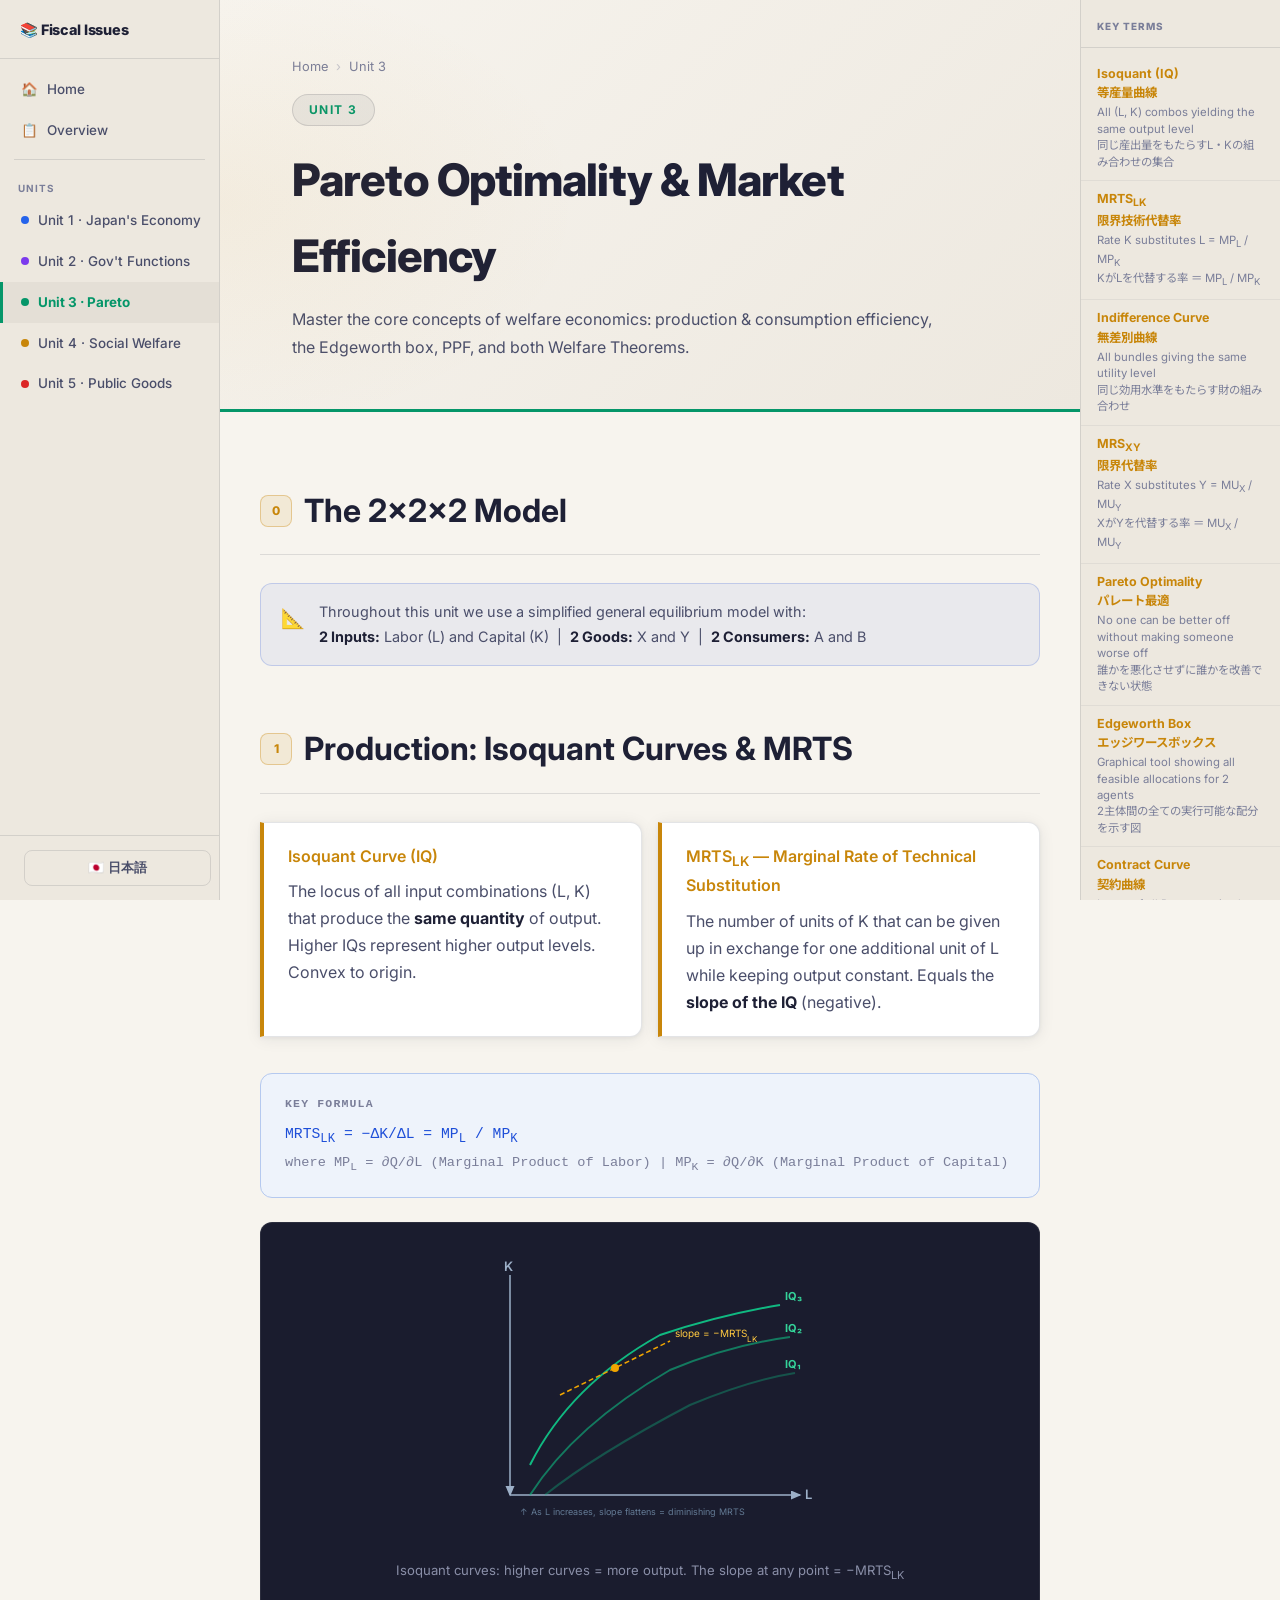
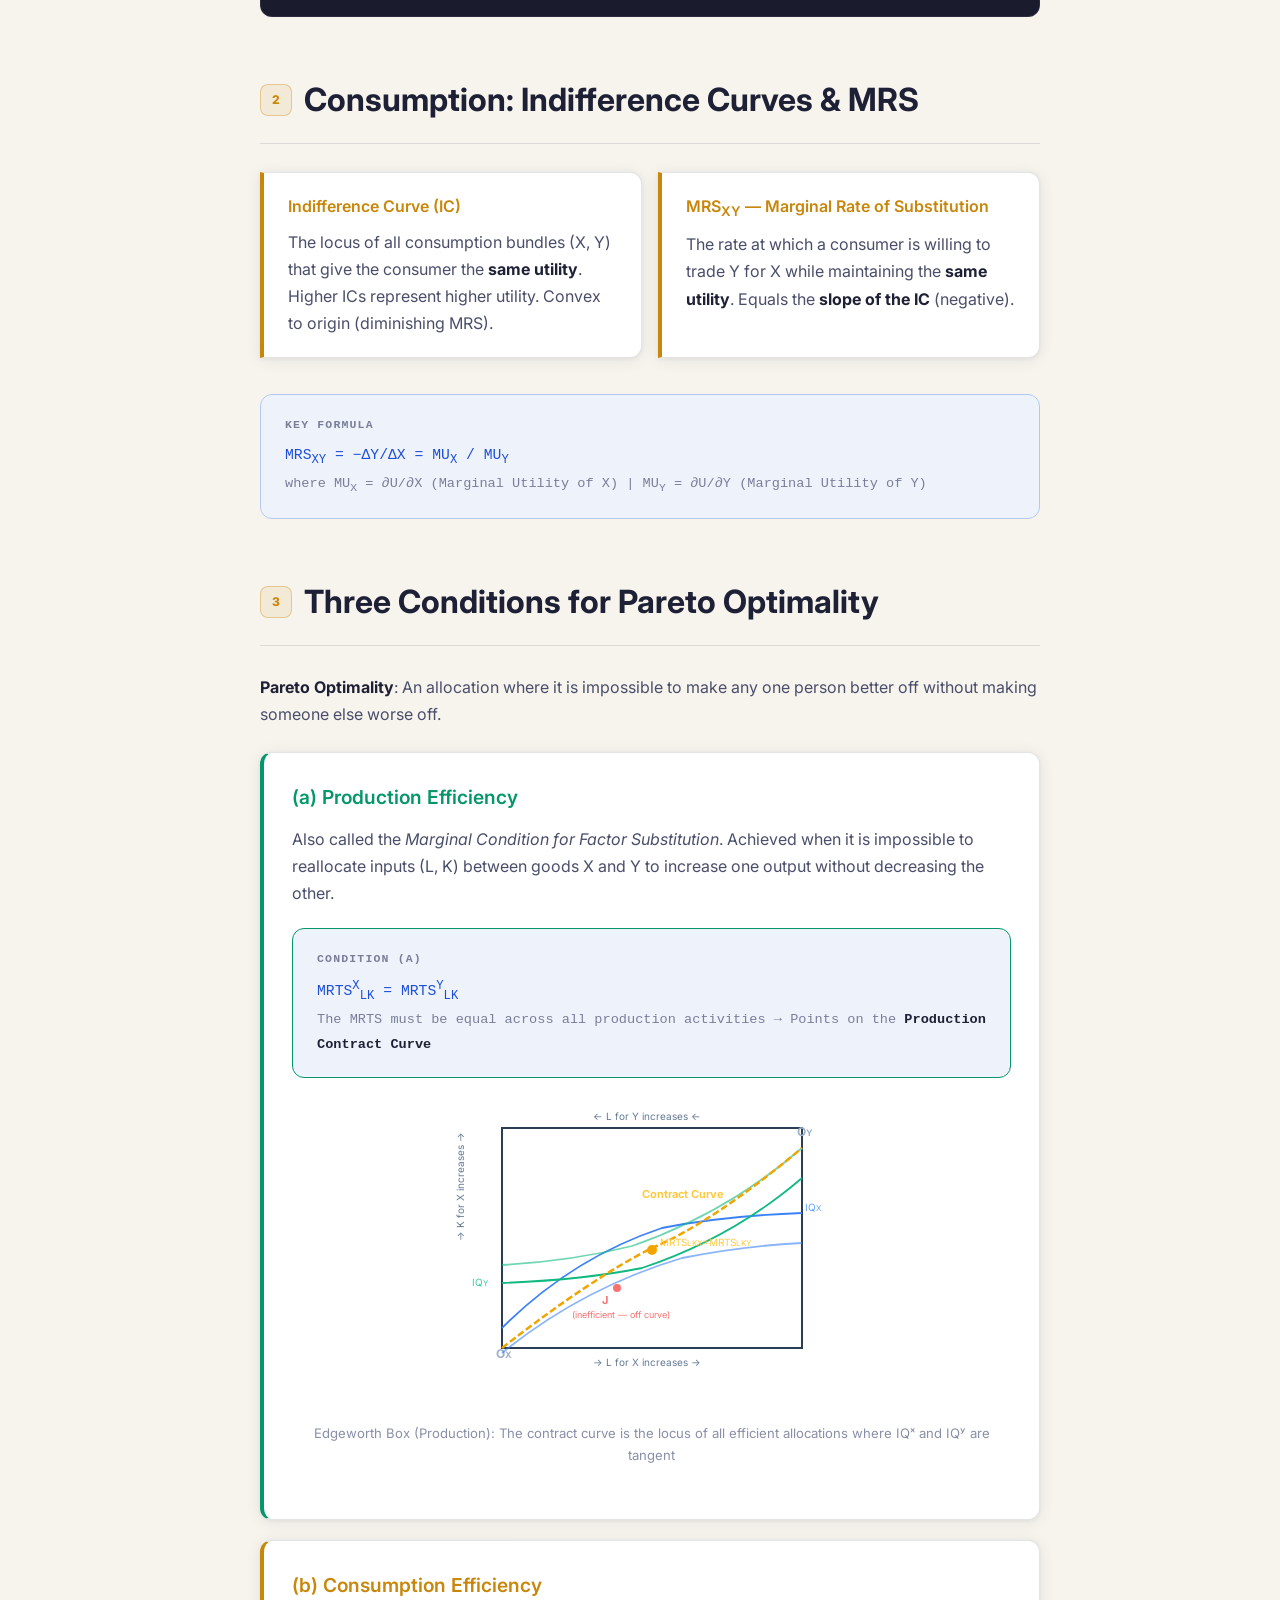
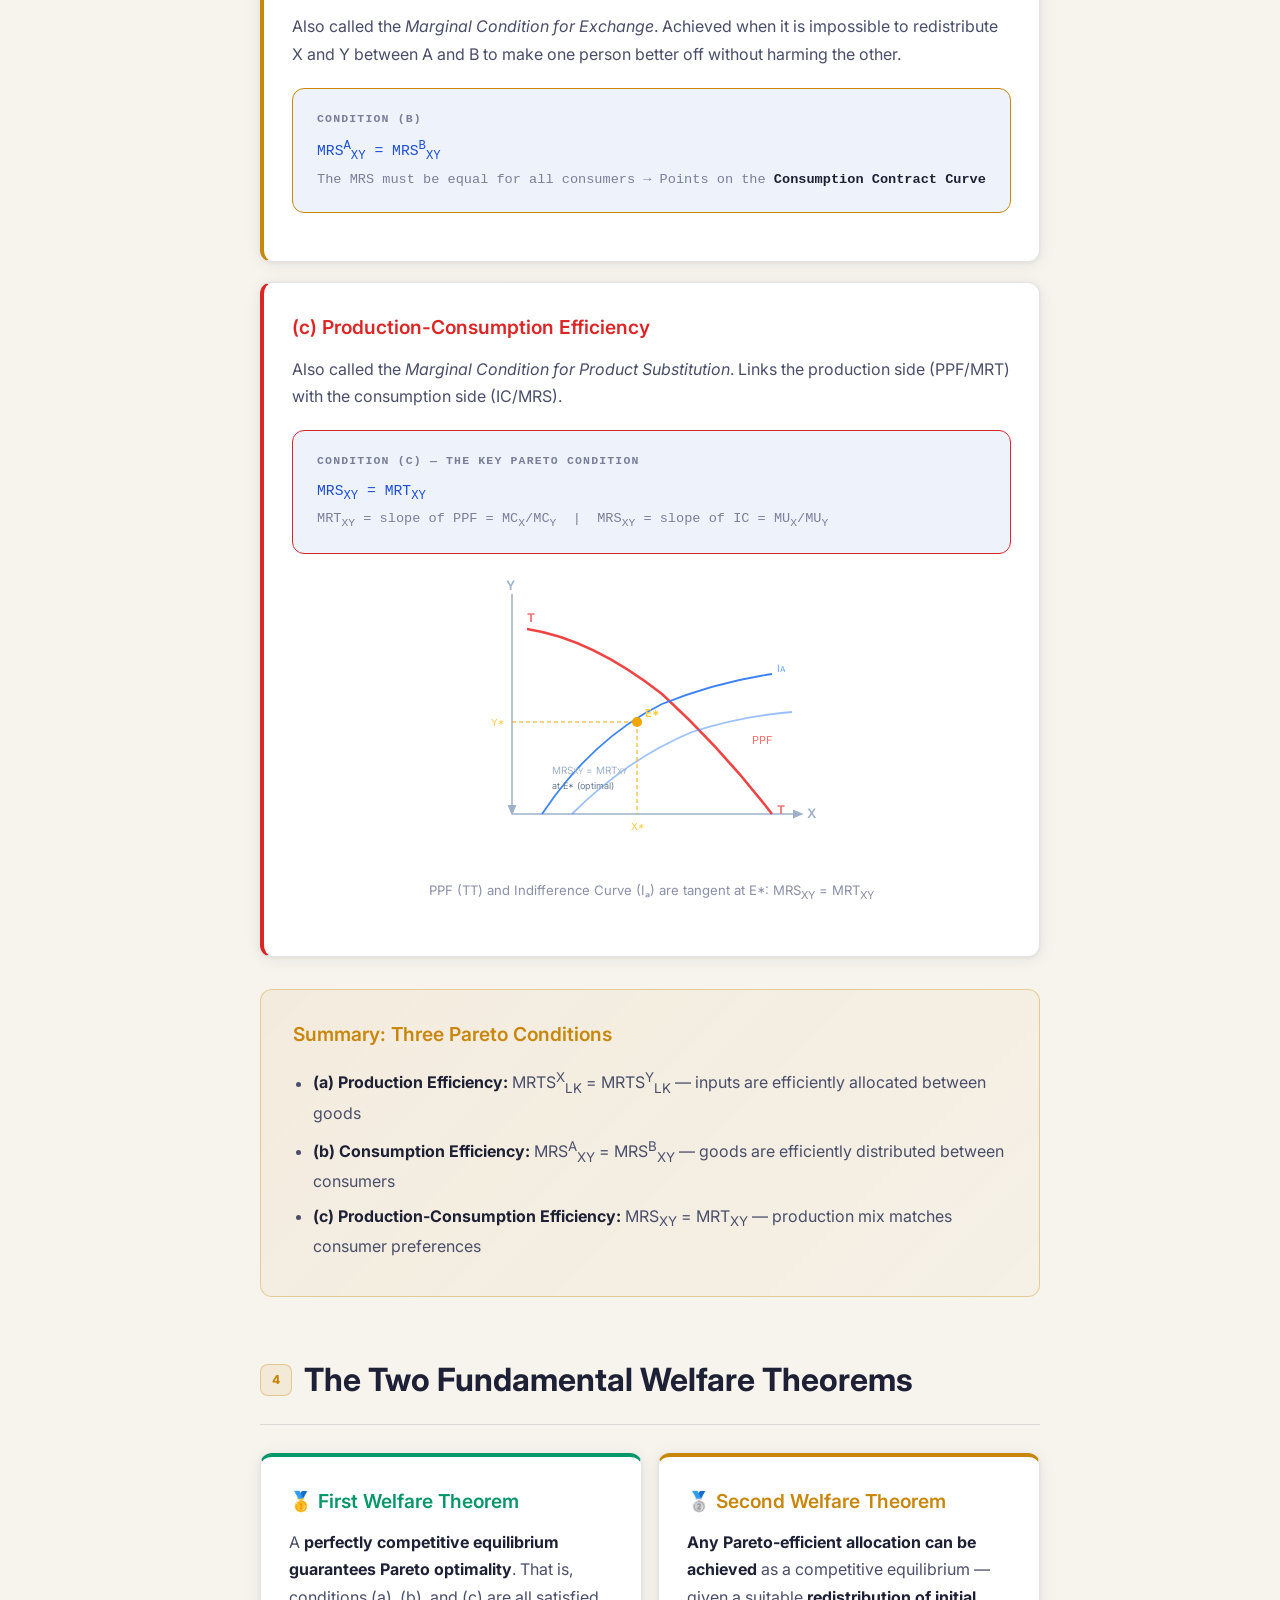
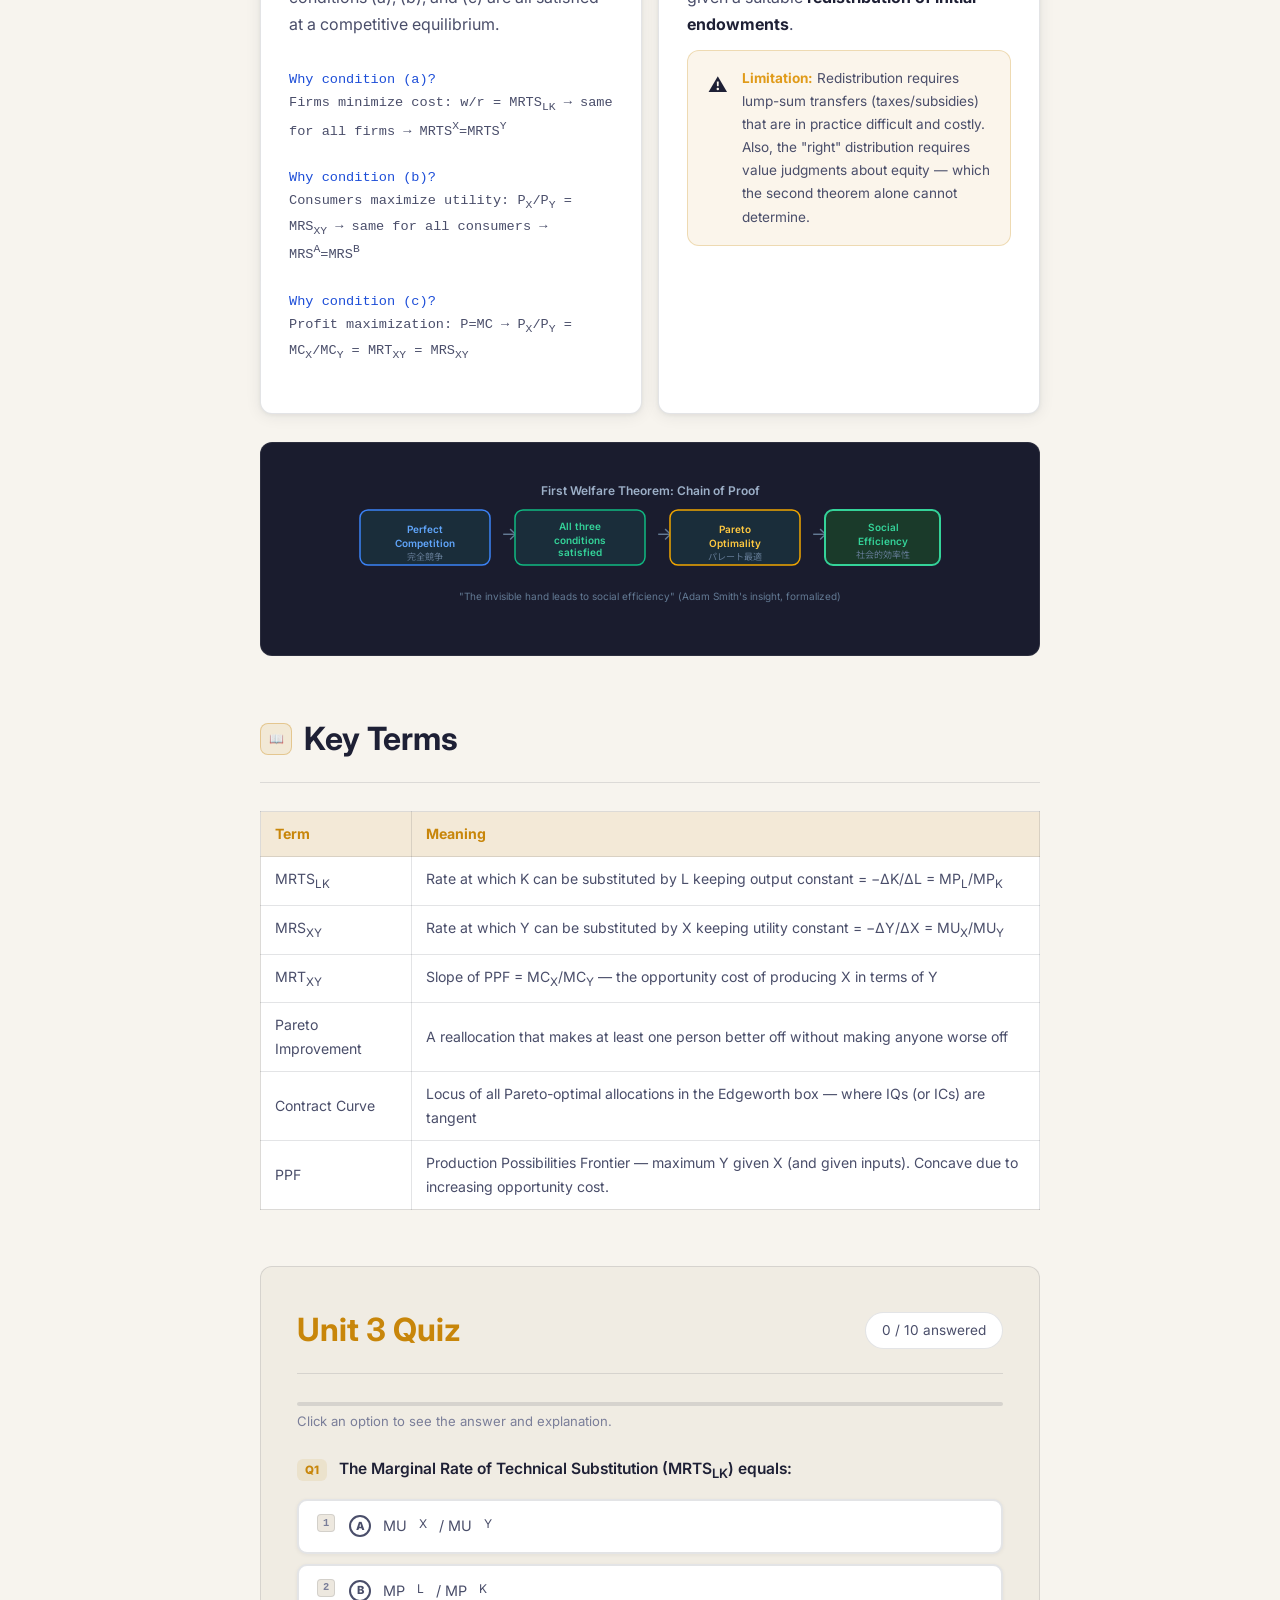
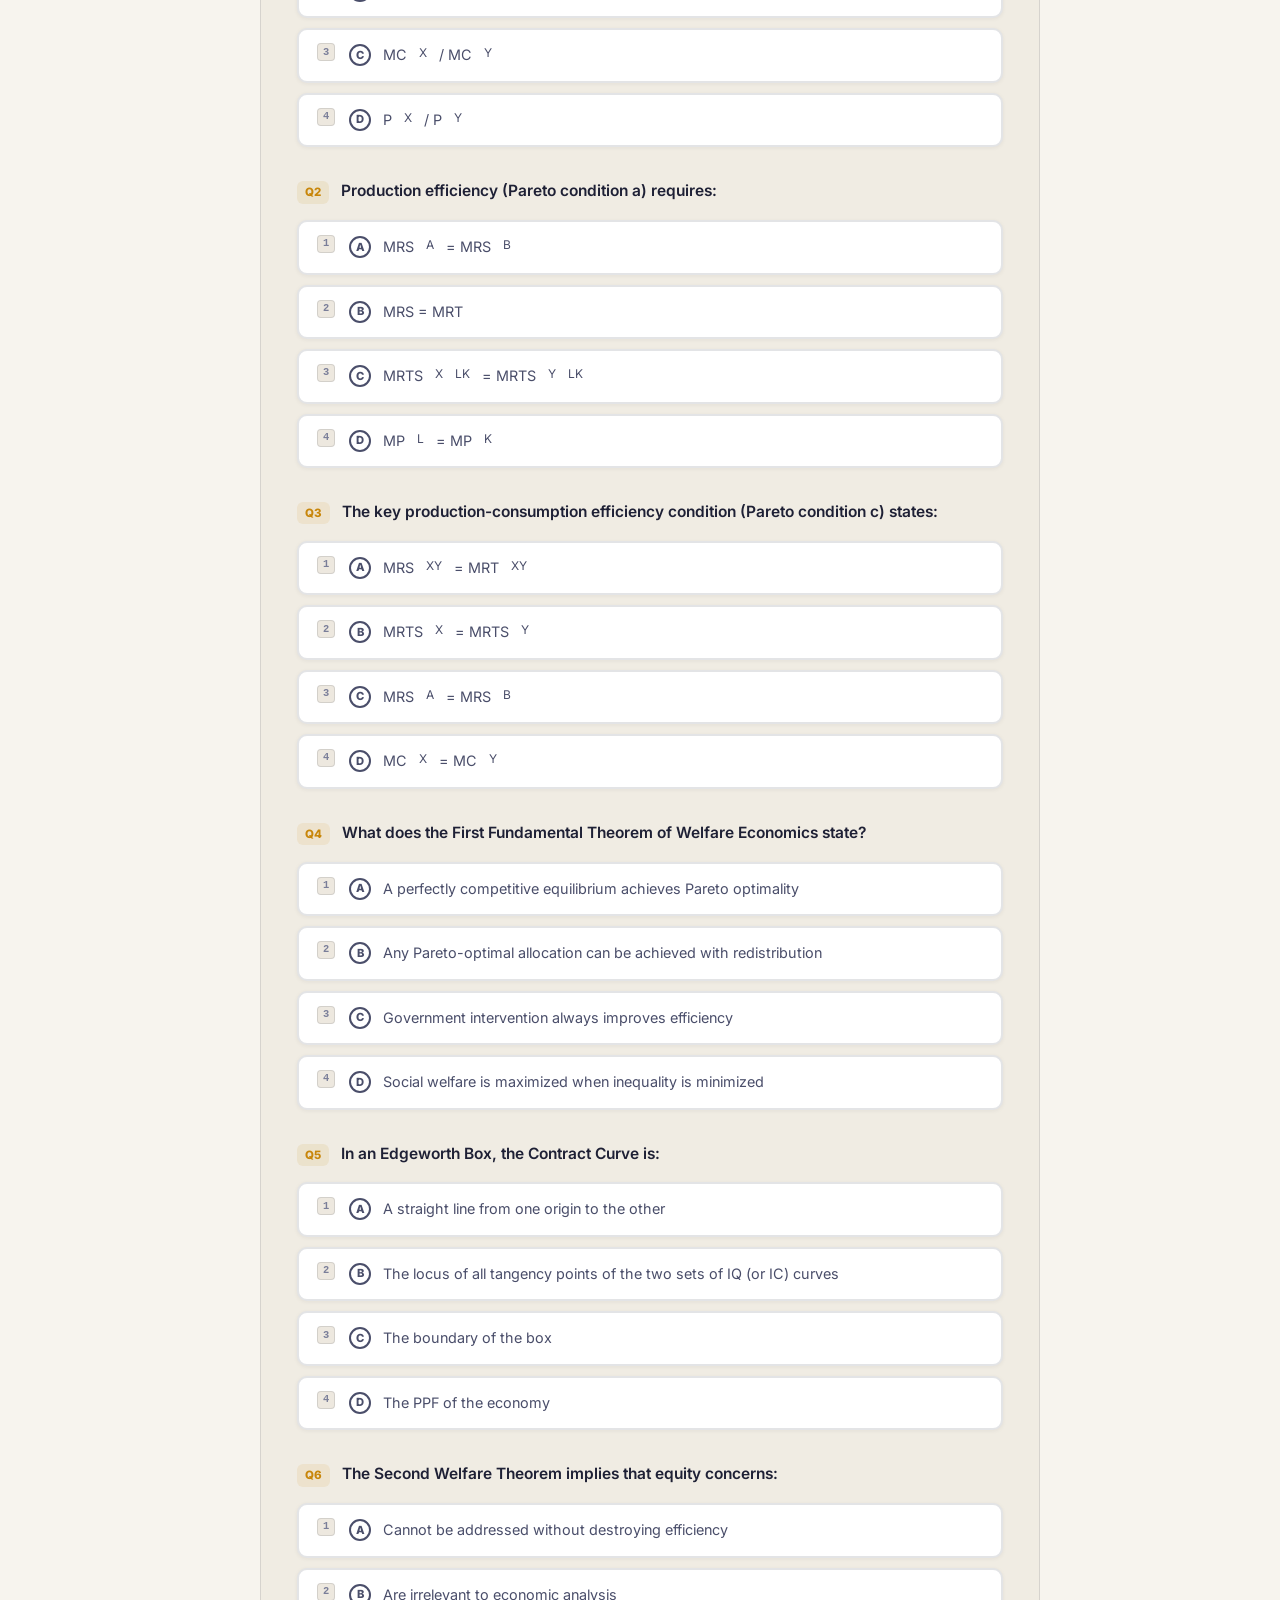
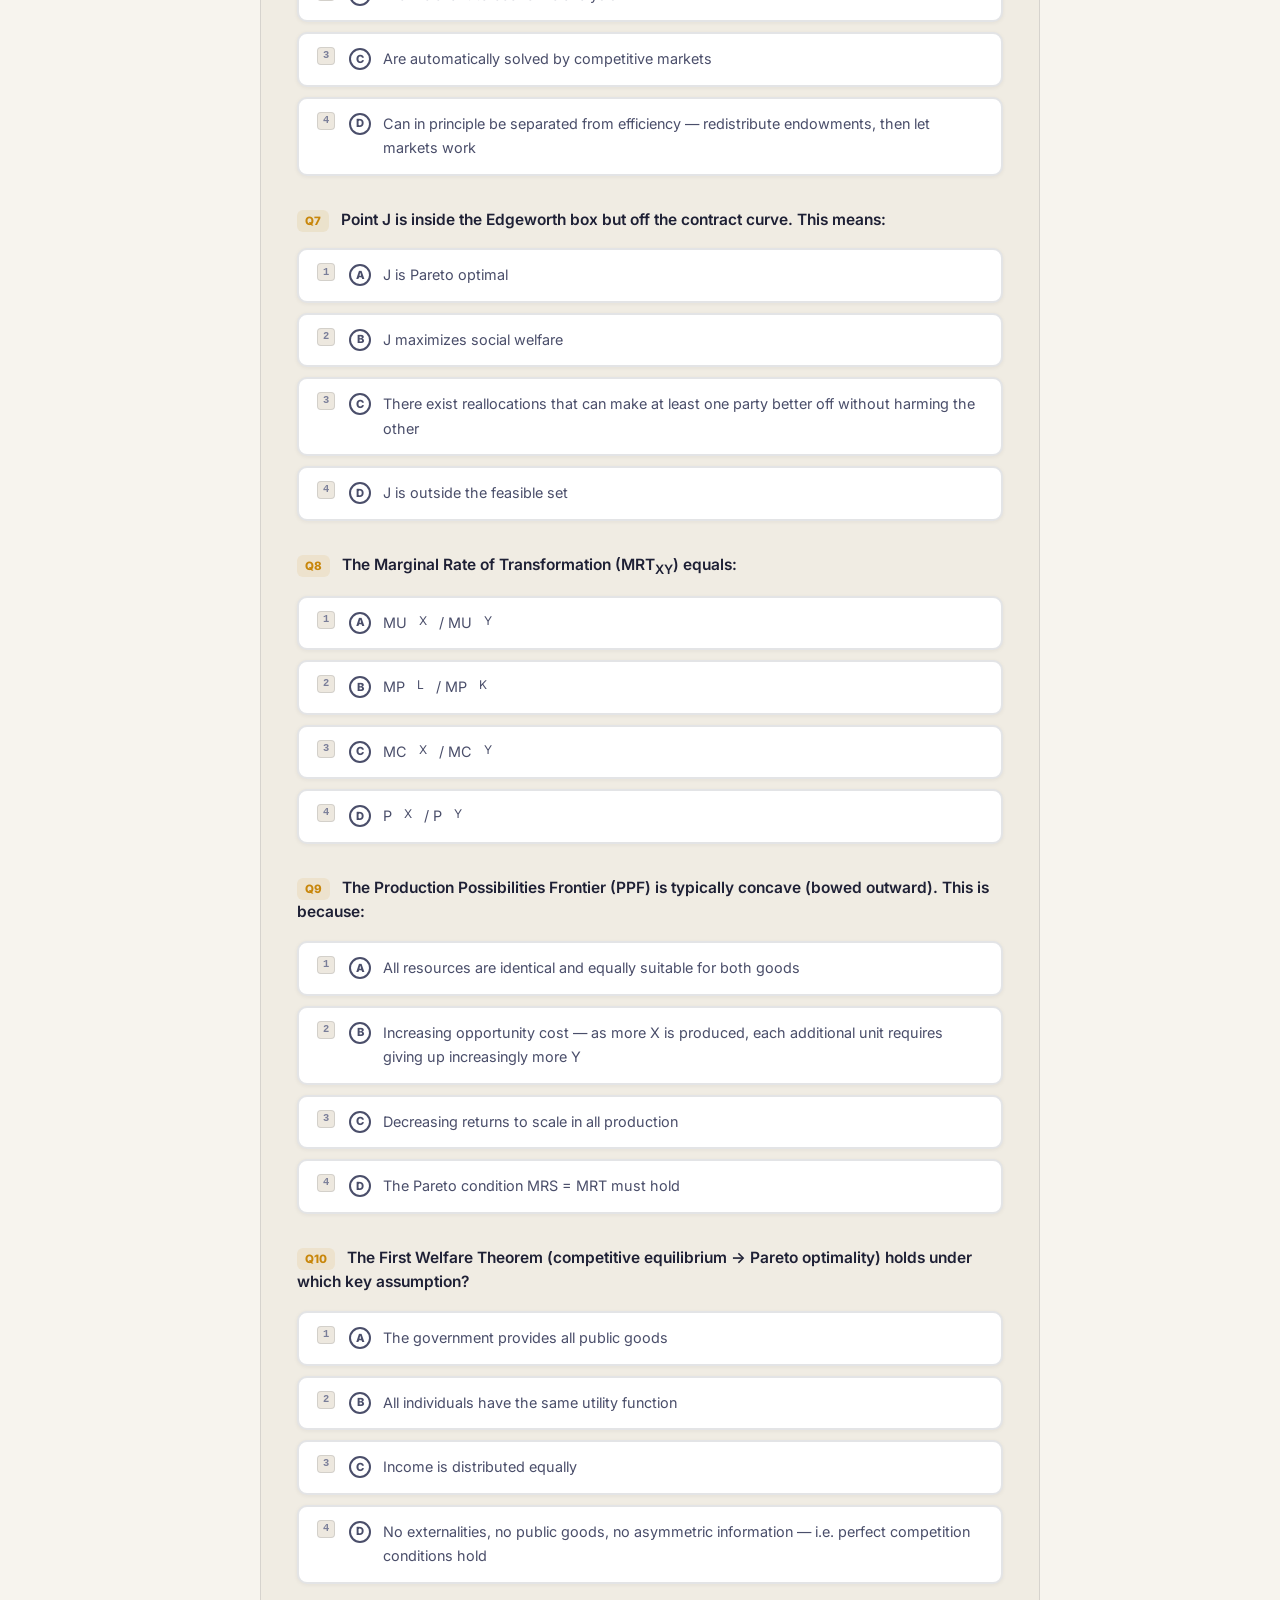
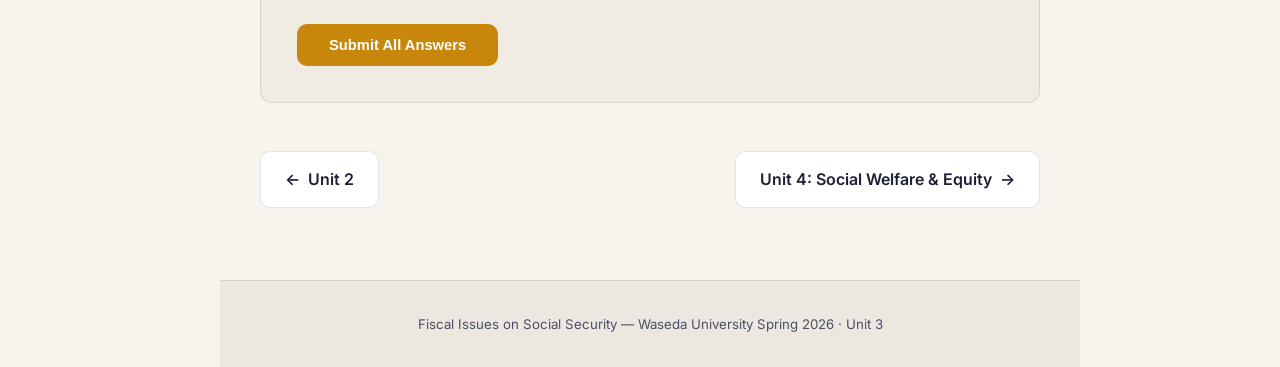
<file: unit3.html>
<!DOCTYPE html>
<html lang="en">
<head>
<meta charset="UTF-8">
<meta name="viewport" content="width=device-width,initial-scale=1">
<title>Unit 3: Pareto Optimality & Efficiency — Fiscal Issues</title>
<link rel="stylesheet" href="styles.css">
<link href="https://fonts.googleapis.com/css2?family=Inter:wght@400;500;600;700;800&family=Noto+Sans+JP:wght@400;500;700&display=swap" rel="stylesheet">
</head>
<body>

<aside class="sidebar">
  <div class="sidebar-brand">📚 Fiscal Issues</div>
  <nav class="sidebar-nav">
    <a href="index.html">
      <span>🏠</span>
      <span class="en">Home</span><span class="jp">ホーム</span>
    </a>
    <a href="overview.html">
      <span>📋</span>
      <span class="en">Overview</span><span class="jp">授業概要</span>
    </a>
    <div class="sidebar-divider"></div>
    <div class="sidebar-section-label">
      <span class="en">Units</span><span class="jp">ユニット</span>
    </div>
    <a href="unit1.html" style="--unit-color:var(--unit1)">
      <span class="sidebar-unit-dot"></span>
      <span class="en">Unit 1 · Japan's Economy</span>
      <span class="jp">Unit 1 · 日本経済</span>
    </a>
    <a href="unit2.html" style="--unit-color:var(--unit2)">
      <span class="sidebar-unit-dot"></span>
      <span class="en">Unit 2 · Gov't Functions</span>
      <span class="jp">Unit 2 · 政府の機能</span>
    </a>
    <a href="unit3.html" style="--unit-color:var(--unit3)">
      <span class="sidebar-unit-dot"></span>
      <span class="en">Unit 3 · Pareto</span>
      <span class="jp">Unit 3 · パレート最適</span>
    </a>
    <a href="unit4.html" style="--unit-color:var(--unit4)">
      <span class="sidebar-unit-dot"></span>
      <span class="en">Unit 4 · Social Welfare</span>
      <span class="jp">Unit 4 · 社会的厚生</span>
    </a>
    <a href="unit5.html" style="--unit-color:var(--unit5)">
      <span class="sidebar-unit-dot"></span>
      <span class="en">Unit 5 · Public Goods</span>
      <span class="jp">Unit 5 · 公共財</span>
    </a>
  </nav>
  <div class="sidebar-footer">
    <button class="lang-toggle sidebar-lang-btn">🇯🇵 日本語</button>
  </div>
</aside>

<aside class="terms-panel">
  <div class="terms-panel-title">
    <span class="en">Key Terms</span><span class="jp">重要語句</span>
  </div>
  <ul class="terms-list">
    <li class="term-item">
      <span class="term-name en">Isoquant (IQ)</span>
      <span class="term-name jp">等産量曲線</span>
      <span class="term-def en">All (L, K) combos yielding the same output level</span>
      <span class="term-def jp">同じ産出量をもたらすL・Kの組み合わせの集合</span>
    </li>
    <li class="term-item">
      <span class="term-name en">MRTS<sub>LK</sub></span>
      <span class="term-name jp">限界技術代替率</span>
      <span class="term-def en">Rate K substitutes L = MP<sub>L</sub> / MP<sub>K</sub></span>
      <span class="term-def jp">KがLを代替する率 ＝ MP<sub>L</sub> / MP<sub>K</sub></span>
    </li>
    <li class="term-item">
      <span class="term-name en">Indifference Curve</span>
      <span class="term-name jp">無差別曲線</span>
      <span class="term-def en">All bundles giving the same utility level</span>
      <span class="term-def jp">同じ効用水準をもたらす財の組み合わせ</span>
    </li>
    <li class="term-item">
      <span class="term-name en">MRS<sub>XY</sub></span>
      <span class="term-name jp">限界代替率</span>
      <span class="term-def en">Rate X substitutes Y = MU<sub>X</sub> / MU<sub>Y</sub></span>
      <span class="term-def jp">XがYを代替する率 ＝ MU<sub>X</sub> / MU<sub>Y</sub></span>
    </li>
    <li class="term-item">
      <span class="term-name en">Pareto Optimality</span>
      <span class="term-name jp">パレート最適</span>
      <span class="term-def en">No one can be better off without making someone worse off</span>
      <span class="term-def jp">誰かを悪化させずに誰かを改善できない状態</span>
    </li>
    <li class="term-item">
      <span class="term-name en">Edgeworth Box</span>
      <span class="term-name jp">エッジワースボックス</span>
      <span class="term-def en">Graphical tool showing all feasible allocations for 2 agents</span>
      <span class="term-def jp">2主体間の全ての実行可能な配分を示す図</span>
    </li>
    <li class="term-item">
      <span class="term-name en">Contract Curve</span>
      <span class="term-name jp">契約曲線</span>
      <span class="term-def en">Locus of all Pareto-optimal allocations in exchange</span>
      <span class="term-def jp">交換における全パレート最適配分の軌跡</span>
    </li>
    <li class="term-item">
      <span class="term-name en">PPF</span>
      <span class="term-name jp">生産可能性フロンティア</span>
      <span class="term-def en">Max output combinations for 2 goods given resources</span>
      <span class="term-def jp">与えられた資源での2財の最大産出組み合わせ</span>
    </li>
    <li class="term-item">
      <span class="term-name en">MRT<sub>XY</sub></span>
      <span class="term-name jp">限界変換率</span>
      <span class="term-def en">Slope of PPF = MC<sub>X</sub> / MC<sub>Y</sub></span>
      <span class="term-def jp">PPFの傾き ＝ MC<sub>X</sub> / MC<sub>Y</sub></span>
    </li>
    <li class="term-item">
      <span class="term-name en">1st Welfare Theorem</span>
      <span class="term-name jp">第1基本厚生定理</span>
      <span class="term-def en">Competitive equilibrium → Pareto optimal</span>
      <span class="term-def jp">競争均衡 → パレート最適</span>
    </li>
    <li class="term-item">
      <span class="term-name en">2nd Welfare Theorem</span>
      <span class="term-name jp">第2基本厚生定理</span>
      <span class="term-def en">Any Pareto optimum is achievable via lump-sum redistribution</span>
      <span class="term-def jp">任意のパレート最適は一括移転で達成可能</span>
    </li>
  </ul>
</aside>

<nav class="topnav">
  <span class="nav-brand">📚 Fiscal Issues</span>
  <a href="index.html">Home</a>
  <a href="overview.html">Overview</a>
  <a href="unit1.html">Unit 1</a>
  <a href="unit2.html">Unit 2</a>
  <a href="unit3.html" class="active">Unit 3</a>
  <a href="unit4.html">Unit 4</a>
  <a href="unit5.html">Unit 5</a>
  <button class="lang-toggle">🇯🇵 日本語</button>
</nav>

<div class="unit-hero unit-color-3">
  <div class="container">
    <div class="breadcrumb">
      <a href="index.html">Home</a>
      <span class="sep">›</span>
      <span>Unit 3</span>
    </div>
    <div class="unit-badge">Unit 3</div>
    <h1 class="en">Pareto Optimality & Market Efficiency</h1>
    <h1 class="jp">パレート最適と市場効率性</h1>
    <p style="color:var(--text-secondary);max-width:640px;margin-top:12px" class="en">Master the core concepts of welfare economics: production & consumption efficiency, the Edgeworth box, PPF, and both Welfare Theorems.</p>
    <p style="color:var(--text-secondary);max-width:640px;margin-top:12px" class="jp">厚生経済学の核心概念をマスターする：生産・消費の効率性、エッジワースボックス、PPF、両厚生定理。</p>
  </div>
</div>

<main class="container section">

  <!-- Model Setup -->
  <div id="sec-model" class="concept-section">
    <div class="section-header">
      <div class="section-num">0</div>
      <h2 class="en">The 2×2×2 Model</h2>
      <h2 class="jp">2×2×2モデル</h2>
    </div>
    <div class="callout callout-info">
      <span class="callout-icon">📐</span>
      <div>
        <p class="en">Throughout this unit we use a simplified general equilibrium model with:<br>
        <strong style="color:var(--text-primary)">2 Inputs:</strong> Labor (L) and Capital (K) &nbsp;|&nbsp;
        <strong style="color:var(--text-primary)">2 Goods:</strong> X and Y &nbsp;|&nbsp;
        <strong style="color:var(--text-primary)">2 Consumers:</strong> A and B</p>
        <p class="jp">本ユニット全体で以下の簡略化された一般均衡モデルを使用：<br>
        <strong style="color:var(--text-primary)">2生産要素：</strong>労働(L)・資本(K) &nbsp;|&nbsp;
        <strong style="color:var(--text-primary)">2財：</strong>X・Y &nbsp;|&nbsp;
        <strong style="color:var(--text-primary)">2消費者：</strong>A・B</p>
      </div>
    </div>
  </div>

  <!-- Section 1: Production Concepts -->
  <div id="sec-production" class="concept-section">
    <div class="section-header">
      <div class="section-num">1</div>
      <h2 class="en">Production: Isoquant Curves & MRTS</h2>
      <h2 class="jp">生産：等産量曲線とMRTS</h2>
    </div>

    <div class="concept-grid">
      <div class="key-concept">
        <h4 class="en">Isoquant Curve (IQ)</h4>
        <h4 class="jp">等産量曲線（IQ）</h4>
        <p class="en">The locus of all input combinations (L, K) that produce the <strong style="color:var(--text-primary)">same quantity</strong> of output. Higher IQs represent higher output levels. Convex to origin.</p>
        <p class="jp">同一の産出量を達成するすべての投入物の組み合わせの軌跡。より上位のIQはより高い産出水準を示す。原点に向かって凸型。</p>
      </div>
      <div class="key-concept">
        <h4 class="en">MRTS<sub>LK</sub> — Marginal Rate of Technical Substitution</h4>
        <h4 class="jp">MRTS<sub>LK</sub> — 限界技術代替率</h4>
        <p class="en">The number of units of K that can be given up in exchange for one additional unit of L while keeping output constant. Equals the <strong style="color:var(--text-primary)">slope of the IQ</strong> (negative).</p>
        <p class="jp">産出量を一定に保ちながら、Lを1単位増加させる代わりに放棄できるKの単位数。<strong style="color:var(--text-primary)">IQの傾き</strong>（マイナス）に等しい。</p>
      </div>
    </div>

    <div class="math-box">
      <div class="label">Key Formula</div>
      MRTS<sub>LK</sub> = −ΔK/ΔL = MP<sub>L</sub> / MP<sub>K</sub><br>
      <span style="color:var(--text-muted);font-size:0.85rem">where MP<sub>L</sub> = ∂Q/∂L (Marginal Product of Labor) | MP<sub>K</sub> = ∂Q/∂K (Marginal Product of Capital)</span>
    </div>

    <!-- IQ Diagram -->
    <div class="diagram-wrap">
      <svg viewBox="0 0 380 280" width="380" height="280">
        <!-- Axes -->
        <line x1="50" y1="20" x2="50" y2="240" stroke="#9db0c8" stroke-width="1.5" marker-end="url(#arr3)"/>
        <line x1="50" y1="240" x2="340" y2="240" stroke="#9db0c8" stroke-width="1.5" marker-end="url(#arr3)"/>
        <text x="44" y="16" fill="#9db0c8" font-size="13" font-weight="600">K</text>
        <text x="345" y="244" fill="#9db0c8" font-size="13" font-weight="600">L</text>

        <!-- IQ curves -->
        <path d="M 70 210 Q 110 130 200 80 Q 260 60 320 50" fill="none" stroke="#10b981" stroke-width="2"/>
        <path d="M 70 240 Q 115 170 210 115 Q 270 90 330 82" fill="none" stroke="#10b981" stroke-width="2" opacity="0.6"/>
        <path d="M 85 240 Q 135 200 230 150 Q 290 125 335 118" fill="none" stroke="#10b981" stroke-width="2" opacity="0.35"/>

        <text x="325" y="45" fill="#34d399" font-size="11" font-weight="700">IQ₃</text>
        <text x="325" y="77" fill="#34d399" font-size="11" font-weight="700">IQ₂</text>
        <text x="325" y="113" fill="#34d399" font-size="11" font-weight="700">IQ₁</text>

        <!-- Tangent slope at point on IQ₃ -->
        <circle cx="155" cy="113" r="4" fill="#f0a500"/>
        <line x1="100" y1="140" x2="210" y2="86" stroke="#f0a500" stroke-width="1.5" stroke-dasharray="5,3"/>
        <text x="215" y="82" fill="#ffc940" font-size="10">slope = −MRTS<tspan font-size="8" baseline-shift="sub">LK</tspan></text>

        <!-- Diminishing returns annotations -->
        <text x="60" y="260" fill="#637a94" font-size="9">↑ As L increases, slope flattens = diminishing MRTS</text>

        <defs>
          <marker id="arr3" markerWidth="8" markerHeight="8" refX="6" refY="3" orient="auto">
            <path d="M0,0 L0,6 L7,3 Z" fill="#9db0c8"/>
          </marker>
        </defs>
      </svg>
      <figcaption class="en">Isoquant curves: higher curves = more output. The slope at any point = −MRTS<sub>LK</sub></figcaption>
      <figcaption class="jp">等産量曲線：上位ほど産出量大。各点の傾き = −MRTS<sub>LK</sub></figcaption>
    </div>
  </div>

  <!-- Section 2: Consumption -->
  <div id="sec-consumption" class="concept-section">
    <div class="section-header">
      <div class="section-num">2</div>
      <h2 class="en">Consumption: Indifference Curves & MRS</h2>
      <h2 class="jp">消費：無差別曲線とMRS</h2>
    </div>

    <div class="concept-grid">
      <div class="key-concept">
        <h4 class="en">Indifference Curve (IC)</h4>
        <h4 class="jp">無差別曲線（IC）</h4>
        <p class="en">The locus of all consumption bundles (X, Y) that give the consumer the <strong style="color:var(--text-primary)">same utility</strong>. Higher ICs represent higher utility. Convex to origin (diminishing MRS).</p>
        <p class="jp">消費者に同一の効用を与えるすべての消費束の軌跡。上位ほど高い効用。原点に向かって凸型（限界代替率逓減）。</p>
      </div>
      <div class="key-concept">
        <h4 class="en">MRS<sub>XY</sub> — Marginal Rate of Substitution</h4>
        <h4 class="jp">MRS<sub>XY</sub> — 限界代替率</h4>
        <p class="en">The rate at which a consumer is willing to trade Y for X while maintaining the <strong style="color:var(--text-primary)">same utility</strong>. Equals the <strong style="color:var(--text-primary)">slope of the IC</strong> (negative).</p>
        <p class="jp">効用を一定に保ちながら、XとYを交換する比率。<strong style="color:var(--text-primary)">ICの傾き</strong>（マイナス）に等しい。</p>
      </div>
    </div>

    <div class="math-box">
      <div class="label">Key Formula</div>
      MRS<sub>XY</sub> = −ΔY/ΔX = MU<sub>X</sub> / MU<sub>Y</sub><br>
      <span style="color:var(--text-muted);font-size:0.85rem">where MU<sub>X</sub> = ∂U/∂X (Marginal Utility of X) | MU<sub>Y</sub> = ∂U/∂Y (Marginal Utility of Y)</span>
    </div>
  </div>

  <!-- Section 3: Three Pareto Conditions -->
  <div id="sec-pareto" class="concept-section">
    <div class="section-header">
      <div class="section-num">3</div>
      <h2 class="en">Three Conditions for Pareto Optimality</h2>
      <h2 class="jp">パレート最適の3条件</h2>
    </div>

    <p class="en" style="margin-bottom:24px"><strong style="color:var(--text-primary)">Pareto Optimality</strong>: An allocation where it is impossible to make any one person better off without making someone else worse off.</p>
    <p class="jp" style="margin-bottom:24px"><strong style="color:var(--text-primary)">パレート最適</strong>：誰かを悪化させることなく、誰かをより良くすることが不可能な資源配分。</p>

    <!-- Condition (a) -->
    <div class="card" style="border-left:4px solid var(--unit3);margin-bottom:20px">
      <h3 style="color:var(--unit3);margin-bottom:12px">(a) <span class="en">Production Efficiency</span><span class="jp">生産効率性</span></h3>
      <p class="en" style="margin-bottom:12px">Also called the <em>Marginal Condition for Factor Substitution</em>. Achieved when it is impossible to reallocate inputs (L, K) between goods X and Y to increase one output without decreasing the other.</p>
      <p class="jp" style="margin-bottom:12px">「要素代替の限界条件」とも呼ばれる。一方の産出物を減らさずに他方を増やせない状態。</p>
      <div class="math-box" style="border-color:var(--unit3)">
        <div class="label">Condition (a)</div>
        MRTS<sup>X</sup><sub>LK</sub> = MRTS<sup>Y</sup><sub>LK</sub>
        <br><span style="color:var(--text-muted);font-size:0.85rem">The MRTS must be equal across all production activities → Points on the <strong style="color:var(--text-primary)">Production Contract Curve</strong></span>
      </div>

      <!-- Edgeworth Box Production -->
      <div class="diagram-wrap" style="background:transparent;border:none;padding:0;margin-top:16px">
        <svg viewBox="0 0 420 300" width="420" height="300">
          <!-- Box outline -->
          <rect x="60" y="30" width="300" height="220" fill="none" stroke="#2a3d55" stroke-width="2"/>
          <!-- Origin labels -->
          <text x="54" y="260" fill="#9db0c8" font-size="12" font-weight="700">O<tspan font-size="9">X</tspan></text>
          <text x="355" y="38" fill="#9db0c8" font-size="12" font-weight="700">O<tspan font-size="9">Y</tspan></text>

          <!-- IQ curves for X (from bottom-left) -->
          <path d="M 60 230 Q 130 160 220 130 Q 280 118 360 115" fill="none" stroke="#3b82f6" stroke-width="1.8"/>
          <path d="M 60 255 Q 140 190 240 160 Q 300 148 360 145" fill="none" stroke="#3b82f6" stroke-width="1.8" opacity="0.6"/>
          <text x="363" y="113" fill="#60a5fa" font-size="10">IQ<tspan font-size="8">X</tspan></text>

          <!-- IQ curves for Y (from top-right, flipped) -->
          <path d="M 360 80 Q 290 140 200 170 Q 140 182 60 185" fill="none" stroke="#10b981" stroke-width="1.8"/>
          <path d="M 360 50 Q 285 115 190 148 Q 130 163 60 167" fill="none" stroke="#10b981" stroke-width="1.8" opacity="0.6"/>
          <text x="30" y="188" fill="#34d399" font-size="10">IQ<tspan font-size="8">Y</tspan></text>

          <!-- Contract curve -->
          <path d="M 60 250 Q 150 180 210 150 Q 270 125 360 50" fill="none" stroke="#f0a500" stroke-width="2.5" stroke-dasharray="7,3"/>
          <text x="200" y="100" fill="#ffc940" font-size="11" font-weight="700">Contract Curve</text>

          <!-- Tangency point -->
          <circle cx="210" cy="152" r="5" fill="#f0a500"/>
          <text x="218" y="148" fill="#ffc940" font-size="10">MRTS<tspan font-size="8">LK</tspan><tspan font-size="8">X</tspan>=MRTS<tspan font-size="8">LK</tspan><tspan font-size="8">Y</tspan></text>

          <!-- Off-curve point J -->
          <circle cx="175" cy="190" r="4" fill="#f87171"/>
          <text x="160" y="206" fill="#f87171" font-size="11" font-weight="700">J</text>
          <text x="130" y="220" fill="#f87171" font-size="9">(inefficient — off curve)</text>

          <!-- Axes labels -->
          <text x="205" y="268" text-anchor="middle" fill="#637a94" font-size="10">→ L for X increases →</text>
          <text x="22" y="143" fill="#637a94" font-size="10" transform="rotate(-90,22,143)">→ K for X increases →</text>

          <text x="205" y="22" text-anchor="middle" fill="#637a94" font-size="10">← L for Y increases ←</text>
        </svg>
        <figcaption class="en">Edgeworth Box (Production): The contract curve is the locus of all efficient allocations where IQˣ and IQʸ are tangent</figcaption>
        <figcaption class="jp">エッジワースボックス（生産）：契約曲線はIQˣとIQʸが接するすべての効率的配分の軌跡</figcaption>
      </div>
    </div>

    <!-- Condition (b) -->
    <div class="card" style="border-left:4px solid var(--unit4);margin-bottom:20px">
      <h3 style="color:var(--unit4);margin-bottom:12px">(b) <span class="en">Consumption Efficiency</span><span class="jp">消費効率性</span></h3>
      <p class="en" style="margin-bottom:12px">Also called the <em>Marginal Condition for Exchange</em>. Achieved when it is impossible to redistribute X and Y between A and B to make one person better off without harming the other.</p>
      <p class="jp" style="margin-bottom:12px">「交換の限界条件」とも呼ばれる。一方を悪化させずに他方を改善できない状態。</p>
      <div class="math-box" style="border-color:var(--unit4)">
        <div class="label">Condition (b)</div>
        MRS<sup>A</sup><sub>XY</sub> = MRS<sup>B</sup><sub>XY</sub>
        <br><span style="color:var(--text-muted);font-size:0.85rem">The MRS must be equal for all consumers → Points on the <strong style="color:var(--text-primary)">Consumption Contract Curve</strong></span>
      </div>
    </div>

    <!-- Condition (c) -->
    <div class="card" style="border-left:4px solid var(--unit5);margin-bottom:20px">
      <h3 style="color:var(--unit5);margin-bottom:12px">(c) <span class="en">Production-Consumption Efficiency</span><span class="jp">生産＝消費効率性</span></h3>
      <p class="en" style="margin-bottom:12px">Also called the <em>Marginal Condition for Product Substitution</em>. Links the production side (PPF/MRT) with the consumption side (IC/MRS).</p>
      <p class="jp" style="margin-bottom:12px">「生産物代替の限界条件」とも呼ばれる。生産側（PPF/MRT）と消費側（IC/MRS）を結びつける。</p>
      <div class="math-box" style="border-color:var(--unit5)">
        <div class="label">Condition (c) — The Key Pareto Condition</div>
        MRS<sub>XY</sub> = MRT<sub>XY</sub>
        <br><span style="color:var(--text-muted);font-size:0.85rem">MRT<sub>XY</sub> = slope of PPF = MC<sub>X</sub>/MC<sub>Y</sub> &nbsp;|&nbsp; MRS<sub>XY</sub> = slope of IC = MU<sub>X</sub>/MU<sub>Y</sub></span>
      </div>

      <!-- PPF Diagram -->
      <div class="diagram-wrap" style="background:transparent;border:none;padding:0;margin-top:16px">
        <svg viewBox="0 0 380 280" width="380" height="280">
          <!-- Axes -->
          <line x1="50" y1="20" x2="50" y2="240" stroke="#9db0c8" stroke-width="1.5" marker-end="url(#pArr)"/>
          <line x1="50" y1="240" x2="340" y2="240" stroke="#9db0c8" stroke-width="1.5" marker-end="url(#pArr)"/>
          <text x="44" y="16" fill="#9db0c8" font-size="13" font-weight="600">Y</text>
          <text x="345" y="244" fill="#9db0c8" font-size="13" font-weight="600">X</text>

          <!-- PPF curve -->
          <path d="M 65 55 Q 130 65 200 120 Q 260 175 310 240" fill="none" stroke="#ef4444" stroke-width="2.5"/>
          <text x="65" y="48" fill="#f87171" font-size="12" font-weight="700">T</text>
          <text x="315" y="240" fill="#f87171" font-size="12" font-weight="700">T</text>
          <text x="290" y="170" fill="#f87171" font-size="11">PPF</text>

          <!-- IC curves for A -->
          <path d="M 80 240 Q 130 165 200 130 Q 255 108 310 100" fill="none" stroke="#3b82f6" stroke-width="1.8"/>
          <path d="M 110 240 Q 165 185 230 158 Q 280 142 330 138" fill="none" stroke="#3b82f6" stroke-width="1.8" opacity="0.5"/>
          <text x="315" y="98" fill="#60a5fa" font-size="10">I<tspan font-size="8">A</tspan></text>

          <!-- Optimal point -->
          <circle cx="175" cy="148" r="5" fill="#f0a500"/>
          <text x="183" y="143" fill="#ffc940" font-size="11" font-weight="700">E*</text>

          <!-- Dashed lines to axes -->
          <line x1="50" y1="148" x2="175" y2="148" stroke="#f0a500" stroke-width="1" stroke-dasharray="4,3"/>
          <line x1="175" y1="148" x2="175" y2="240" stroke="#f0a500" stroke-width="1" stroke-dasharray="4,3"/>
          <text x="42" y="152" text-anchor="end" fill="#ffc940" font-size="10">Y*</text>
          <text x="175" y="256" text-anchor="middle" fill="#ffc940" font-size="10">X*</text>

          <!-- Tangency labels -->
          <text x="90" y="200" fill="#9db0c8" font-size="10">MRS<tspan font-size="8">XY</tspan> = MRT<tspan font-size="8">XY</tspan></text>
          <text x="90" y="215" fill="#637a94" font-size="9">at E* (optimal)</text>

          <defs>
            <marker id="pArr" markerWidth="8" markerHeight="8" refX="6" refY="3" orient="auto">
              <path d="M0,0 L0,6 L7,3 Z" fill="#9db0c8"/>
            </marker>
          </defs>
        </svg>
        <figcaption class="en">PPF (TT) and Indifference Curve (Iₐ) are tangent at E*: MRS<sub>XY</sub> = MRT<sub>XY</sub></figcaption>
        <figcaption class="jp">PPF(TT)と無差別曲線(Iₐ)がE*で接線：MRS<sub>XY</sub> = MRT<sub>XY</sub></figcaption>
      </div>
    </div>

    <!-- Summary of 3 conditions -->
    <div class="summary-box">
      <h3 class="en">Summary: Three Pareto Conditions</h3>
      <h3 class="jp">まとめ：パレート最適の3条件</h3>
      <ul>
        <li class="en"><strong>(a) Production Efficiency:</strong> MRTS<sup>X</sup><sub>LK</sub> = MRTS<sup>Y</sup><sub>LK</sub> — inputs are efficiently allocated between goods</li>
        <li class="jp"><strong>(a) 生産効率性：</strong> MRTS<sup>X</sup><sub>LK</sub> = MRTS<sup>Y</sup><sub>LK</sub> — 生産要素が財間で効率的に配分</li>
        <li class="en"><strong>(b) Consumption Efficiency:</strong> MRS<sup>A</sup><sub>XY</sub> = MRS<sup>B</sup><sub>XY</sub> — goods are efficiently distributed between consumers</li>
        <li class="jp"><strong>(b) 消費効率性：</strong> MRS<sup>A</sup><sub>XY</sub> = MRS<sup>B</sup><sub>XY</sub> — 財が消費者間で効率的に分配</li>
        <li class="en"><strong>(c) Production-Consumption Efficiency:</strong> MRS<sub>XY</sub> = MRT<sub>XY</sub> — production mix matches consumer preferences</li>
        <li class="jp"><strong>(c) 生産＝消費効率性：</strong> MRS<sub>XY</sub> = MRT<sub>XY</sub> — 生産の組み合わせが消費者の選好に一致</li>
      </ul>
    </div>
  </div>

  <!-- Section 4: Welfare Theorems -->
  <div id="sec-theorems" class="concept-section">
    <div class="section-header">
      <div class="section-num">4</div>
      <h2 class="en">The Two Fundamental Welfare Theorems</h2>
      <h2 class="jp">2つの基本的厚生定理</h2>
    </div>

    <div class="concept-grid">
      <div class="card" style="border-top:4px solid var(--unit3)">
        <h3 style="color:var(--unit3);margin-bottom:12px">🥇 <span class="en">First Welfare Theorem</span><span class="jp">第1厚生定理</span></h3>
        <p class="en" style="margin-bottom:12px">A <strong style="color:var(--text-primary)">perfectly competitive equilibrium guarantees Pareto optimality</strong>. That is, conditions (a), (b), and (c) are all satisfied at a competitive equilibrium.</p>
        <p class="jp" style="margin-bottom:12px"><strong style="color:var(--text-primary)">完全競争均衡はパレート最適を保証</strong>する。すなわち、条件(a)(b)(c)はすべて競争均衡で満たされる。</p>
        <div class="math-box" style="background:transparent;border:none;padding:10px 0 0 0;font-size:0.85rem">
          <span class="en">Why condition (a)?</span><span class="jp">なぜ条件(a)か？</span><br>
          <span style="color:var(--text-secondary)">Firms minimize cost: w/r = MRTS<sub>LK</sub> → same for all firms → MRTS<sup>X</sup>=MRTS<sup>Y</sup></span><br><br>
          <span class="en">Why condition (b)?</span><span class="jp">なぜ条件(b)か？</span><br>
          <span style="color:var(--text-secondary)">Consumers maximize utility: P<sub>X</sub>/P<sub>Y</sub> = MRS<sub>XY</sub> → same for all consumers → MRS<sup>A</sup>=MRS<sup>B</sup></span><br><br>
          <span class="en">Why condition (c)?</span><span class="jp">なぜ条件(c)か？</span><br>
          <span style="color:var(--text-secondary)">Profit maximization: P=MC → P<sub>X</sub>/P<sub>Y</sub> = MC<sub>X</sub>/MC<sub>Y</sub> = MRT<sub>XY</sub> = MRS<sub>XY</sub></span>
        </div>
      </div>

      <div class="card" style="border-top:4px solid var(--unit4)">
        <h3 style="color:var(--unit4);margin-bottom:12px">🥈 <span class="en">Second Welfare Theorem</span><span class="jp">第2厚生定理</span></h3>
        <p class="en" style="margin-bottom:12px"><strong style="color:var(--text-primary)">Any Pareto-efficient allocation can be achieved</strong> as a competitive equilibrium — given a suitable <strong style="color:var(--text-primary)">redistribution of initial endowments</strong>.</p>
        <p class="jp" style="margin-bottom:12px">適切な<strong style="color:var(--text-primary)">初期賦存量の再分配</strong>を行えば、<strong style="color:var(--text-primary)">あらゆるパレート効率的な配分</strong>を競争均衡として実現できる。</p>
        <div class="callout callout-warn" style="margin-top:12px">
          <span class="callout-icon">⚠️</span>
          <div>
            <p style="font-size:0.85rem" class="en"><strong style="color:var(--accent-light)">Limitation:</strong> Redistribution requires lump-sum transfers (taxes/subsidies) that are in practice difficult and costly. Also, the "right" distribution requires value judgments about equity — which the second theorem alone cannot determine.</p>
            <p style="font-size:0.85rem" class="jp"><strong style="color:var(--accent-light)">限界：</strong>再分配には一括移転（税・補助金）が必要だが、実際は困難・費用大。また「望ましい」分配は公平性についての価値判断を要する。</p>
          </div>
        </div>
      </div>
    </div>

    <!-- First Theorem Proof Visual -->
    <div class="diagram-wrap" style="margin-top:28px">
      <svg viewBox="0 0 600 140" width="600" height="140">
        <text x="300" y="20" text-anchor="middle" fill="#9db0c8" font-size="12" font-weight="600">First Welfare Theorem: Chain of Proof</text>

        <!-- Box 1 -->
        <rect x="10" y="35" width="130" height="55" rx="8" fill="#1a2d3a" stroke="#3b82f6" stroke-width="1.5"/>
        <text x="75" y="58" text-anchor="middle" fill="#60a5fa" font-size="10" font-weight="600">Perfect</text>
        <text x="75" y="72" text-anchor="middle" fill="#60a5fa" font-size="10" font-weight="600">Competition</text>
        <text x="75" y="85" text-anchor="middle" fill="#637a94" font-size="9">完全競争</text>

        <text x="151" y="65" fill="#637a94" font-size="18">→</text>

        <!-- Box 2 -->
        <rect x="165" y="35" width="130" height="55" rx="8" fill="#1a2d3a" stroke="#10b981" stroke-width="1.5"/>
        <text x="230" y="55" text-anchor="middle" fill="#34d399" font-size="10" font-weight="600">All three</text>
        <text x="230" y="69" text-anchor="middle" fill="#34d399" font-size="10" font-weight="600">conditions</text>
        <text x="230" y="81" text-anchor="middle" fill="#34d399" font-size="10" font-weight="600">satisfied</text>

        <text x="306" y="65" fill="#637a94" font-size="18">→</text>

        <!-- Box 3 -->
        <rect x="320" y="35" width="130" height="55" rx="8" fill="#1a2d3a" stroke="#f0a500" stroke-width="1.5"/>
        <text x="385" y="58" text-anchor="middle" fill="#ffc940" font-size="10" font-weight="600">Pareto</text>
        <text x="385" y="72" text-anchor="middle" fill="#ffc940" font-size="10" font-weight="600">Optimality</text>
        <text x="385" y="85" text-anchor="middle" fill="#637a94" font-size="9">パレート最適</text>

        <text x="461" y="65" fill="#637a94" font-size="18">→</text>

        <!-- Box 4 -->
        <rect x="475" y="35" width="115" height="55" rx="8" fill="#1a3a2a" stroke="#34d399" stroke-width="2"/>
        <text x="533" y="56" text-anchor="middle" fill="#34d399" font-size="10" font-weight="600">Social</text>
        <text x="533" y="70" text-anchor="middle" fill="#34d399" font-size="10" font-weight="600">Efficiency</text>
        <text x="533" y="83" text-anchor="middle" fill="#637a94" font-size="9">社会的効率性</text>

        <text x="300" y="125" text-anchor="middle" fill="#637a94" font-size="10">"The invisible hand leads to social efficiency" (Adam Smith's insight, formalized)</text>
      </svg>
    </div>
  </div>

  <!-- Key Terms -->
  <div class="concept-section">
    <div class="section-header">
      <div class="section-num">📖</div>
      <h2 class="en">Key Terms</h2>
      <h2 class="jp">重要用語</h2>
    </div>
    <table class="styled-table">
      <thead><tr>
        <th><span class="en">Term</span><span class="jp">用語</span></th>
        <th><span class="en">Meaning</span><span class="jp">意味</span></th>
      </tr></thead>
      <tbody>
        <tr><td>MRTS<sub>LK</sub></td><td class="en">Rate at which K can be substituted by L keeping output constant = −ΔK/ΔL = MP<sub>L</sub>/MP<sub>K</sub></td><td class="jp">産出量一定でKをLに代替する比率 = MP<sub>L</sub>/MP<sub>K</sub></td></tr>
        <tr><td>MRS<sub>XY</sub></td><td class="en">Rate at which Y can be substituted by X keeping utility constant = −ΔY/ΔX = MU<sub>X</sub>/MU<sub>Y</sub></td><td class="jp">効用一定でYをXに代替する比率 = MU<sub>X</sub>/MU<sub>Y</sub></td></tr>
        <tr><td>MRT<sub>XY</sub></td><td class="en">Slope of PPF = MC<sub>X</sub>/MC<sub>Y</sub> — the opportunity cost of producing X in terms of Y</td><td class="jp">PPFの傾き = MC<sub>X</sub>/MC<sub>Y</sub> — X生産のY単位での機会費用</td></tr>
        <tr><td><span class="en">Pareto Improvement</span><span class="jp">パレート改善</span></td><td class="en">A reallocation that makes at least one person better off without making anyone worse off</td><td class="jp">誰かを悪化させずに少なくとも1人を改善する再配分</td></tr>
        <tr><td><span class="en">Contract Curve</span><span class="jp">契約曲線</span></td><td class="en">Locus of all Pareto-optimal allocations in the Edgeworth box — where IQs (or ICs) are tangent</td><td class="jp">エッジワースボックス内のすべてのパレート最適点の軌跡（IQまたはICが接する点）</td></tr>
        <tr><td>PPF</td><td class="en">Production Possibilities Frontier — maximum Y given X (and given inputs). Concave due to increasing opportunity cost.</td><td class="jp">生産可能性フロンティア — 生産要素所与のもとでXに対するYの最大産出量。機会費用逓増で凹型。</td></tr>
      </tbody>
    </table>
  </div>

  <!-- Quiz -->
  <div id="quiz-section" class="quiz-section" data-quiz>
    <div class="quiz-header">
      <h2 class="en">Unit 3 Quiz</h2>
      <h2 class="jp">Unit 3 クイズ</h2>
      <span class="quiz-score">0 / 10 answered</span>
    </div>
    <div class="progress-bar"><div class="progress-fill" style="width:0%"></div></div>
    <p style="font-size:0.82rem;color:var(--text-muted);margin-bottom:24px" class="en">Click an option to see the answer and explanation.</p>
    <p style="font-size:0.82rem;color:var(--text-muted);margin-bottom:24px" class="jp">選択肢をクリックして答えと解説を確認。</p>

    <div class="question-block" data-correct="1" data-deep-link="unit3.html#sec-production" data-deep-label="Isoquant Curves & MRTS">
      <h4><span class="q-num">Q1</span> <span class="en">The Marginal Rate of Technical Substitution (MRTS<sub>LK</sub>) equals:</span><span class="jp">限界技術代替率(MRTS<sub>LK</sub>)は何に等しいか？</span></h4>
      <div class="options">
        <div class="option"><span class="option-marker">A</span> MU<sub>X</sub> / MU<sub>Y</sub></div>
        <div class="option"><span class="option-marker">B</span> MP<sub>L</sub> / MP<sub>K</sub></div>
        <div class="option"><span class="option-marker">C</span> MC<sub>X</sub> / MC<sub>Y</sub></div>
        <div class="option"><span class="option-marker">D</span> P<sub>X</sub> / P<sub>Y</sub></div>
      </div>
      <div class="explanation"><strong>MP<sub>L</sub>/MP<sub>K</sub></strong> — <span class="en">MRTS<sub>LK</sub> = −ΔK/ΔL = MP<sub>L</sub>/MP<sub>K</sub>. It represents how much capital K can be replaced by labor L while keeping output constant, reflecting the relative productivities of inputs.</span><span class="jp">MRTS<sub>LK</sub> = −ΔK/ΔL = MP<sub>L</sub>/MP<sub>K</sub>。産出量一定でLとKを代替する比率で、投入物の相対的生産性を反映。</span></div>
    </div>

    <div class="question-block" data-correct="2" data-deep-link="unit3.html#sec-pareto" data-deep-label="Three Pareto Conditions">
      <h4><span class="q-num">Q2</span> <span class="en">Production efficiency (Pareto condition a) requires:</span><span class="jp">生産効率性（パレート条件a）の要件は？</span></h4>
      <div class="options">
        <div class="option"><span class="option-marker">A</span> MRS<sup>A</sup> = MRS<sup>B</sup></div>
        <div class="option"><span class="option-marker">B</span> MRS = MRT</div>
        <div class="option"><span class="option-marker">C</span> MRTS<sup>X</sup><sub>LK</sub> = MRTS<sup>Y</sup><sub>LK</sub></div>
        <div class="option"><span class="option-marker">D</span> MP<sub>L</sub> = MP<sub>K</sub></div>
      </div>
      <div class="explanation"><strong>MRTS<sup>X</sup><sub>LK</sub> = MRTS<sup>Y</sup><sub>LK</sub></strong> — <span class="en">Condition (a) requires that the rate at which L and K can be substituted is equal in the production of X and Y. If not, output could be increased by reallocating inputs.</span><span class="jp">条件(a)はXとYの生産でLとKの代替率が等しいことを要求。等しくなければ投入物の再配分で産出を増加できる。</span></div>
    </div>

    <div class="question-block" data-correct="0" data-deep-link="unit3.html#sec-pareto" data-deep-label="Condition (c): MRS = MRT">
      <h4><span class="q-num">Q3</span> <span class="en">The key production-consumption efficiency condition (Pareto condition c) states:</span><span class="jp">生産消費効率性（パレート条件c）は？</span></h4>
      <div class="options">
        <div class="option"><span class="option-marker">A</span> MRS<sub>XY</sub> = MRT<sub>XY</sub></div>
        <div class="option"><span class="option-marker">B</span> MRTS<sup>X</sup> = MRTS<sup>Y</sup></div>
        <div class="option"><span class="option-marker">C</span> MRS<sup>A</sup> = MRS<sup>B</sup></div>
        <div class="option"><span class="option-marker">D</span> MC<sub>X</sub> = MC<sub>Y</sub></div>
      </div>
      <div class="explanation"><strong>MRS<sub>XY</sub> = MRT<sub>XY</sub></strong> — <span class="en">This is the grand condition linking consumption (MRS = rate consumers are willing to trade X for Y) with production (MRT = rate the economy can transform X into Y). It's satisfied at the tangency of an IC with the PPF.</span><span class="jp">消費（MRS=消費者がXとYを交換する意思比率）と生産（MRT=経済がXをYに転換する比率）を結ぶ大条件。ICとPPFの接点で満たされる。</span></div>
    </div>

    <div class="question-block" data-correct="0" data-deep-link="unit3.html#sec-theorems" data-deep-label="The Two Welfare Theorems">
      <h4><span class="q-num">Q4</span> <span class="en">What does the First Fundamental Theorem of Welfare Economics state?</span><span class="jp">第1基本厚生定理の主張は？</span></h4>
      <div class="options">
        <div class="option"><span class="option-marker">A</span> <span class="en">A perfectly competitive equilibrium achieves Pareto optimality</span><span class="jp">完全競争均衡はパレート最適を達成する</span></div>
        <div class="option"><span class="option-marker">B</span> <span class="en">Any Pareto-optimal allocation can be achieved with redistribution</span><span class="jp">あらゆるパレート最適配分は再分配で達成できる</span></div>
        <div class="option"><span class="option-marker">C</span> <span class="en">Government intervention always improves efficiency</span><span class="jp">政府介入は常に効率性を改善する</span></div>
        <div class="option"><span class="option-marker">D</span> <span class="en">Social welfare is maximized when inequality is minimized</span><span class="jp">不平等が最小化される時、社会厚生は最大化される</span></div>
      </div>
      <div class="explanation"><strong class="en">A perfectly competitive equilibrium achieves Pareto optimality</strong><strong class="jp">完全競争均衡はパレート最適を達成</strong> — <span class="en">This formalizes Adam Smith's "invisible hand." The decentralized price mechanism, without any central planning, leads to all three Pareto conditions being satisfied simultaneously.</span><span class="jp">アダム・スミスの「見えざる手」を形式化。分散した価格メカニズムにより、中央計画なしに3つのパレート条件が同時に満たされる。</span></div>
    </div>

    <div class="question-block" data-correct="1" data-deep-link="unit3.html#sec-pareto" data-deep-label="Edgeworth Box & Contract Curve">
      <h4><span class="q-num">Q5</span> <span class="en">In an Edgeworth Box, the Contract Curve is:</span><span class="jp">エッジワースボックスにおける契約曲線とは？</span></h4>
      <div class="options">
        <div class="option"><span class="option-marker">A</span> <span class="en">A straight line from one origin to the other</span><span class="jp">一方の原点から他方への直線</span></div>
        <div class="option"><span class="option-marker">B</span> <span class="en">The locus of all tangency points of the two sets of IQ (or IC) curves</span><span class="jp">2組のIQ（またはIC）曲線の接点の軌跡</span></div>
        <div class="option"><span class="option-marker">C</span> <span class="en">The boundary of the box</span><span class="jp">ボックスの境界</span></div>
        <div class="option"><span class="option-marker">D</span> <span class="en">The PPF of the economy</span><span class="jp">経済のPPF</span></div>
      </div>
      <div class="explanation"><strong class="en">Locus of tangency points</strong><strong class="jp">接点の軌跡</strong> — <span class="en">At each point on the Contract Curve, the IQs (in production box) or ICs (in consumption box) of the two firms/consumers are tangent. This means MRTS<sup>X</sup>=MRTS<sup>Y</sup> or MRS<sup>A</sup>=MRS<sup>B</sup> — Pareto efficient.</span><span class="jp">契約曲線の各点で2つのIQ（生産）またはIC（消費）が接する。MRTS<sup>X</sup>=MRTS<sup>Y</sup>またはMRS<sup>A</sup>=MRS<sup>B</sup>が成立 — パレート効率的。</span></div>
    </div>

    <div class="question-block" data-correct="3" data-deep-link="unit3.html#sec-theorems" data-deep-label="The Two Welfare Theorems">
      <h4><span class="q-num">Q6</span> <span class="en">The Second Welfare Theorem implies that equity concerns:</span><span class="jp">第2厚生定理が意味する公平性への含意は？</span></h4>
      <div class="options">
        <div class="option"><span class="option-marker">A</span> <span class="en">Cannot be addressed without destroying efficiency</span><span class="jp">効率性を破壊せずには対処できない</span></div>
        <div class="option"><span class="option-marker">B</span> <span class="en">Are irrelevant to economic analysis</span><span class="jp">経済分析と無関係</span></div>
        <div class="option"><span class="option-marker">C</span> <span class="en">Are automatically solved by competitive markets</span><span class="jp">競争市場によって自動的に解決される</span></div>
        <div class="option"><span class="option-marker">D</span> <span class="en">Can in principle be separated from efficiency — redistribute endowments, then let markets work</span><span class="jp">原理的に効率性と分離可能 — 初期賦存量を再分配し、その後市場に委ねる</span></div>
      </div>
      <div class="explanation"><strong class="en">Separate equity from efficiency (in principle)</strong><strong class="jp">原理的に効率性と分離可能</strong> — <span class="en">The 2nd theorem says: choose the desired distribution, redistribute initial endowments as lump sums, then let competitive markets achieve Pareto optimality at that distribution. Equity and efficiency can theoretically coexist.</span><span class="jp">第2定理は「望ましい分配を選択し、初期賦存量を一括移転した後、競争市場にパレート最適を達成させる」ことを示す。公平性と効率性は理論上共存できる。</span></div>
    </div>

    <div class="question-block" data-correct="2" data-deep-link="unit3.html#sec-pareto" data-deep-label="Edgeworth Box & Contract Curve">
      <h4><span class="q-num">Q7</span> <span class="en">Point J is inside the Edgeworth box but off the contract curve. This means:</span><span class="jp">点JはEdgeworth box内だが契約曲線外にある。これは何を意味するか？</span></h4>
      <div class="options">
        <div class="option"><span class="option-marker">A</span> <span class="en">J is Pareto optimal</span><span class="jp">JはPareto最適</span></div>
        <div class="option"><span class="option-marker">B</span> <span class="en">J maximizes social welfare</span><span class="jp">Jは社会厚生を最大化する</span></div>
        <div class="option"><span class="option-marker">C</span> <span class="en">There exist reallocations that can make at least one party better off without harming the other</span><span class="jp">一方を悪化させずに他方を改善できる再配分が存在する</span></div>
        <div class="option"><span class="option-marker">D</span> <span class="en">J is outside the feasible set</span><span class="jp">Jは実現可能集合の外にある</span></div>
      </div>
      <div class="explanation"><strong class="en">Pareto improvement is possible from J</strong><strong class="jp">JからPareto改善が可能</strong> — <span class="en">Off the contract curve, the lens-shaped region between the two tangent IQ (or IC) curves at J contains all allocations that are better for at least one party. Moving to the contract curve within this lens is a Pareto improvement.</span><span class="jp">契約曲線外の点Jでは、2つのIQまたはIC曲線の間のレンズ形領域内に少なくとも一方にとってより良い配分が存在。このレンズ内で契約曲線に移動することがPareto改善。</span></div>
    </div>

    <div class="question-block" data-correct="2" data-deep-link="unit3.html#sec-pareto" data-deep-label="MRT & PPF">
      <h4><span class="q-num">Q8</span> <span class="en">The Marginal Rate of Transformation (MRT<sub>XY</sub>) equals:</span><span class="jp">限界変換率（MRT<sub>XY</sub>）は何に等しいか？</span></h4>
      <div class="options">
        <div class="option"><span class="option-marker">A</span> MU<sub>X</sub> / MU<sub>Y</sub></div>
        <div class="option"><span class="option-marker">B</span> MP<sub>L</sub> / MP<sub>K</sub></div>
        <div class="option"><span class="option-marker">C</span> MC<sub>X</sub> / MC<sub>Y</sub></div>
        <div class="option"><span class="option-marker">D</span> P<sub>X</sub> / P<sub>Y</sub></div>
      </div>
      <div class="explanation"><strong>MC<sub>X</sub>/MC<sub>Y</sub></strong> — <span class="en">MRT<sub>XY</sub> is the slope of the Production Possibilities Frontier (PPF). It represents the opportunity cost of producing one more unit of X in terms of Y foregone. Since producing more X requires reallocating resources, MRT = MC<sub>X</sub>/MC<sub>Y</sub>.</span><span class="jp">MRT<sub>XY</sub>は生産可能性フロンティア（PPF）の傾き。Xをもう1単位生産する機会費用をY単位で表したもの。Xを増産するには資源を再配分する必要があるため、MRT = MC<sub>X</sub>/MC<sub>Y</sub>。</span></div>
    </div>

    <div class="question-block" data-correct="1" data-deep-link="unit3.html#sec-pareto" data-deep-label="PPF Shape">
      <h4><span class="q-num">Q9</span> <span class="en">The Production Possibilities Frontier (PPF) is typically concave (bowed outward). This is because:</span><span class="jp">生産可能性フロンティア（PPF）は通常、原点から外側に凸（凹型）になる。その理由は？</span></h4>
      <div class="options">
        <div class="option"><span class="option-marker">A</span> <span class="en">All resources are identical and equally suitable for both goods</span><span class="jp">すべての資源が同一でどちらの財にも同等に適している</span></div>
        <div class="option"><span class="option-marker">B</span> <span class="en">Increasing opportunity cost — as more X is produced, each additional unit requires giving up increasingly more Y</span><span class="jp">機会費用逓増 — Xを増産するにつれ、追加の1単位ごとにより多くのYを犠牲にする必要がある</span></div>
        <div class="option"><span class="option-marker">C</span> <span class="en">Decreasing returns to scale in all production</span><span class="jp">あらゆる生産における規模収益逓減</span></div>
        <div class="option"><span class="option-marker">D</span> <span class="en">The Pareto condition MRS = MRT must hold</span><span class="jp">パレート条件MRS = MRTが成立する必要があるため</span></div>
      </div>
      <div class="explanation"><strong class="en">Increasing opportunity cost</strong><strong class="jp">機会費用逓増</strong> — <span class="en">Resources are not perfectly interchangeable between goods. As we shift more resources toward X, we must use inputs that are increasingly suited to Y — making each additional unit of X more costly in terms of Y. This gives the PPF its concave shape.</span><span class="jp">資源は財間で完全に代替可能ではない。X生産に資源をシフトするにつれ、Yに適した投入物を使わざるを得ず、XのY単位での機会費用が逓増する。これがPPFの凹型の形状の理由。</span></div>
    </div>

    <div class="question-block" data-correct="3" data-deep-link="unit3.html#sec-theorems" data-deep-label="First Welfare Theorem">
      <h4><span class="q-num">Q10</span> <span class="en">The First Welfare Theorem (competitive equilibrium → Pareto optimality) holds under which key assumption?</span><span class="jp">第1厚生定理（競争均衡→パレート最適）が成立する重要な仮定は？</span></h4>
      <div class="options">
        <div class="option"><span class="option-marker">A</span> <span class="en">The government provides all public goods</span><span class="jp">政府がすべての公共財を供給する</span></div>
        <div class="option"><span class="option-marker">B</span> <span class="en">All individuals have the same utility function</span><span class="jp">すべての個人が同じ効用関数を持つ</span></div>
        <div class="option"><span class="option-marker">C</span> <span class="en">Income is distributed equally</span><span class="jp">所得が均等に分配されている</span></div>
        <div class="option"><span class="option-marker">D</span> <span class="en">No externalities, no public goods, no asymmetric information — i.e. perfect competition conditions hold</span><span class="jp">外部性・公共財・情報の非対称性がない — 完全競争の条件が成立</span></div>
      </div>
      <div class="explanation"><strong class="en">Perfect competition conditions hold</strong><strong class="jp">完全競争の条件が成立</strong> — <span class="en">The First Welfare Theorem requires conditions for perfect competition: no market power, no externalities, no public goods, no asymmetric information, and complete markets. When any of these fails — i.e. market failure occurs — the theorem breaks down and government intervention may be justified.</span><span class="jp">第1厚生定理は完全競争の条件を要求：市場支配力なし・外部性なし・公共財なし・情報の非対称性なし・完全な市場。これらのいずれかが失敗する場合（=市場の失敗）、定理は成立せず政府介入が正当化されうる。</span></div>
    </div>

    <button class="quiz-submit">Submit All Answers</button>
    <div class="quiz-result"></div>
  </div>

  <!-- Navigation -->
  <div style="display:flex;justify-content:space-between;margin-top:24px;flex-wrap:wrap;gap:12px">
    <a href="unit2.html" style="background:var(--bg-card);border:1px solid var(--border);border-radius:10px;padding:14px 24px;color:var(--text-primary);display:flex;align-items:center;gap:8px;font-weight:600;transition:border-color .2s" onmouseover="this.style.borderColor='var(--accent)'" onmouseout="this.style.borderColor='var(--border)'">
      ← <span class="en">Unit 2</span><span class="jp">Unit 2</span>
    </a>
    <a href="unit4.html" style="background:var(--bg-card);border:1px solid var(--border);border-radius:10px;padding:14px 24px;color:var(--text-primary);display:flex;align-items:center;gap:8px;font-weight:600;transition:border-color .2s" onmouseover="this.style.borderColor='var(--accent)'" onmouseout="this.style.borderColor='var(--border)'">
      <span class="en">Unit 4: Social Welfare & Equity</span><span class="jp">Unit 4：社会厚生と公平性</span> →
    </a>
  </div>
</main>

<footer>
  <p class="en">Fiscal Issues on Social Security — Waseda University Spring 2026 · Unit 3</p>
  <p class="jp">社会保障の財政問題 — 早稲田大学 2026年春学期 · Unit 3</p>
</footer>

<script src="app.js"></script>
</body>
</html>
</file>
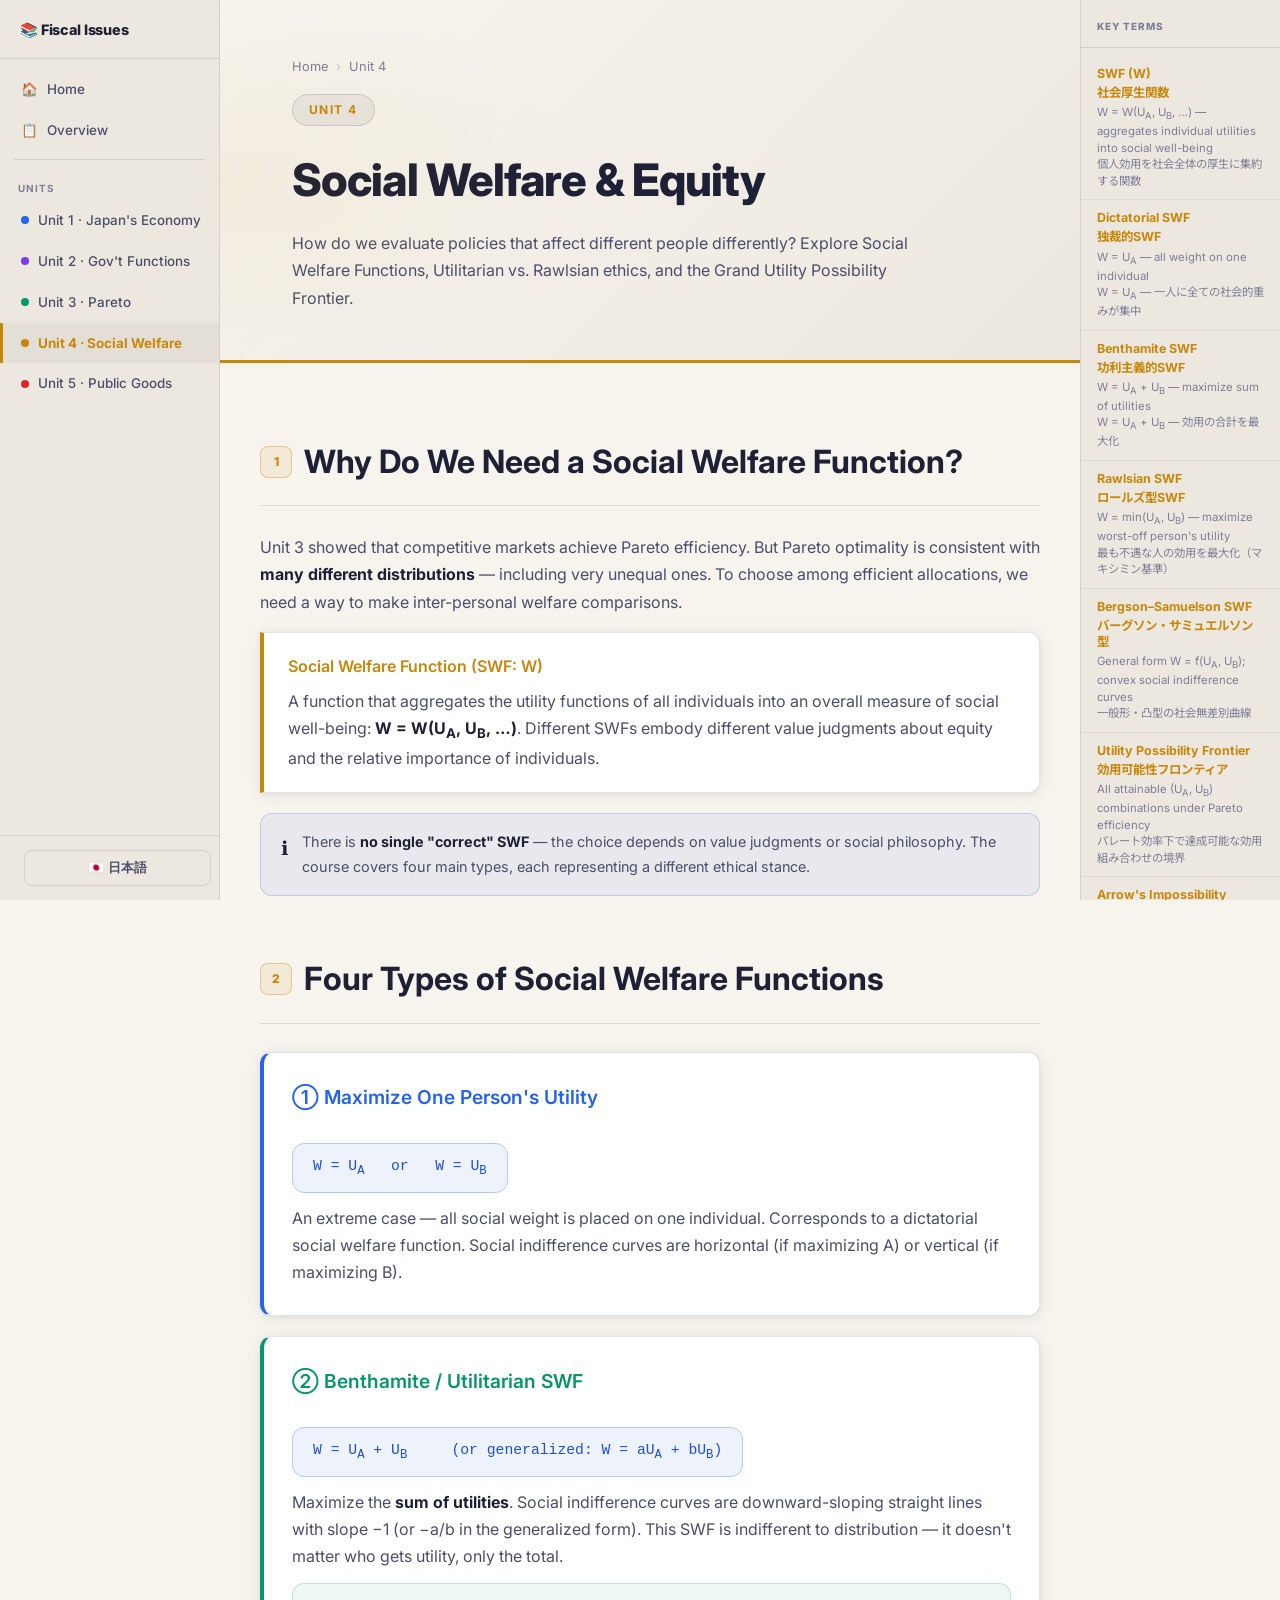
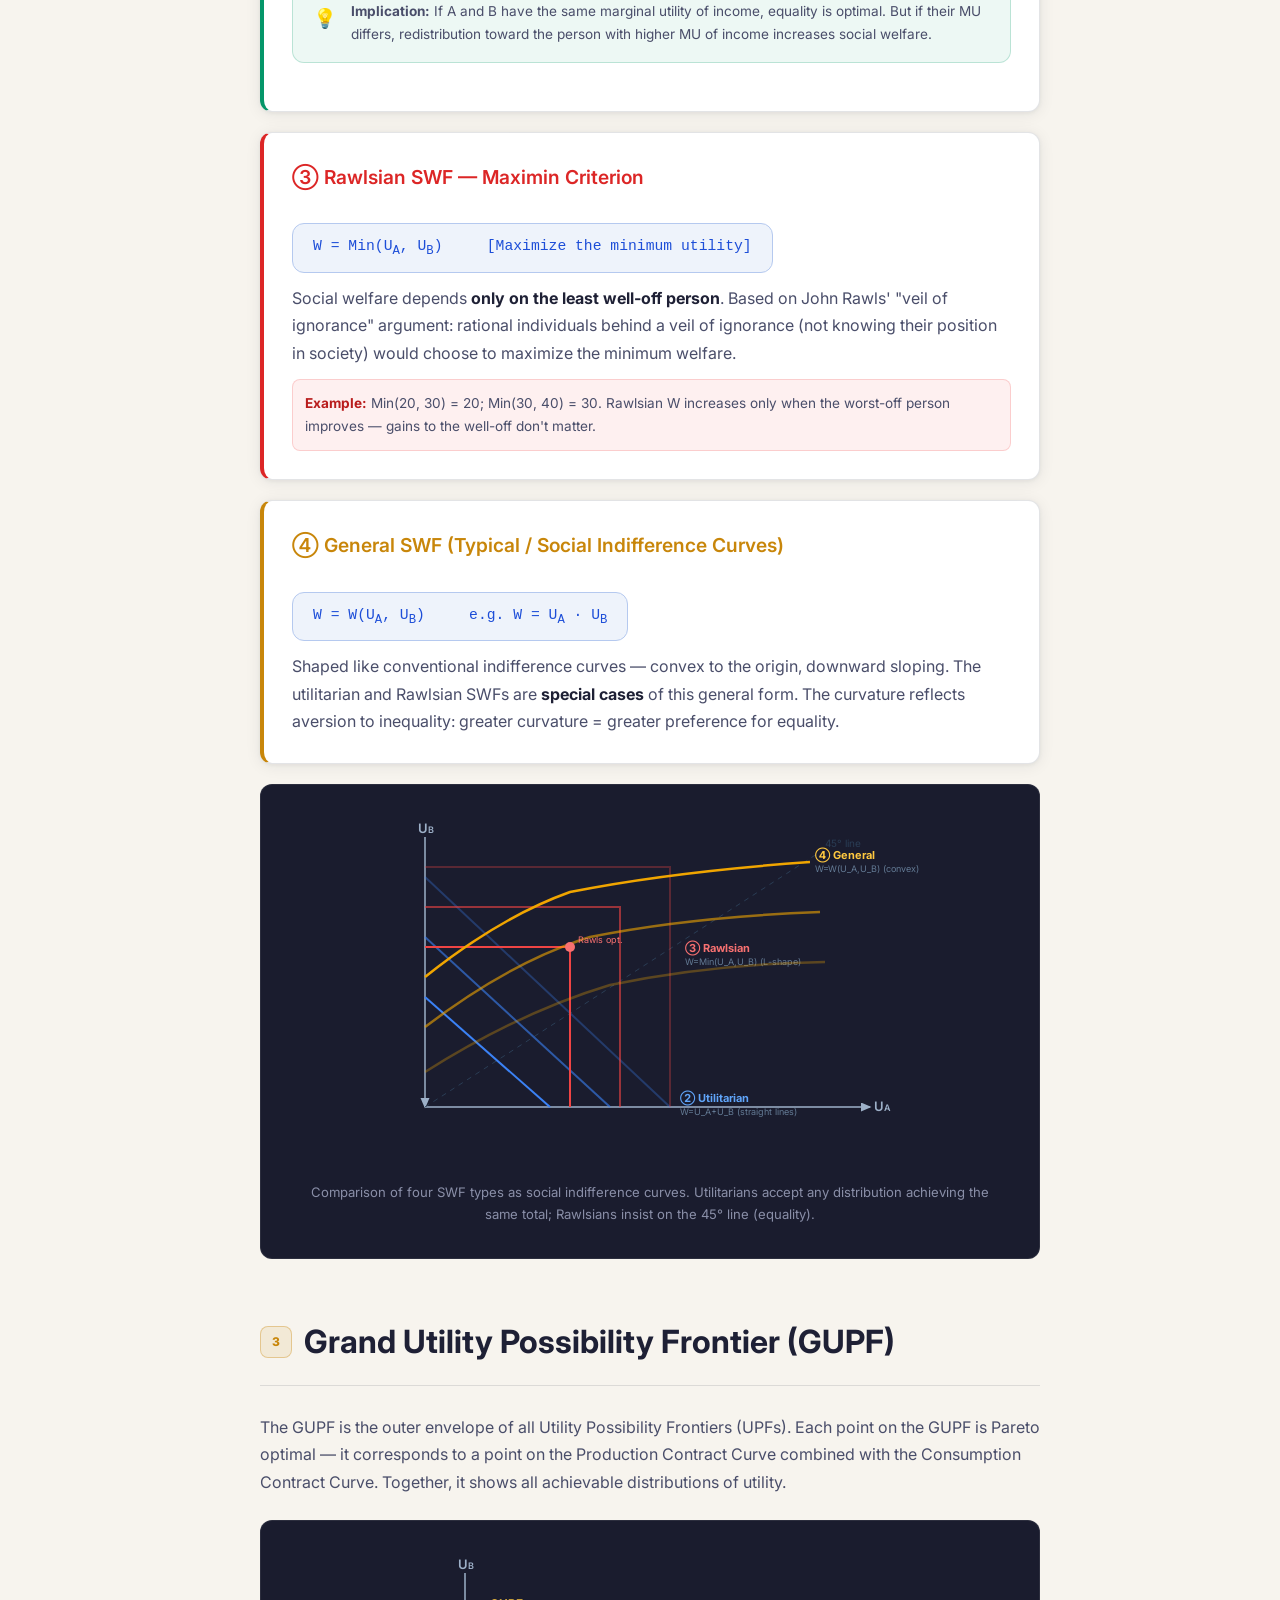
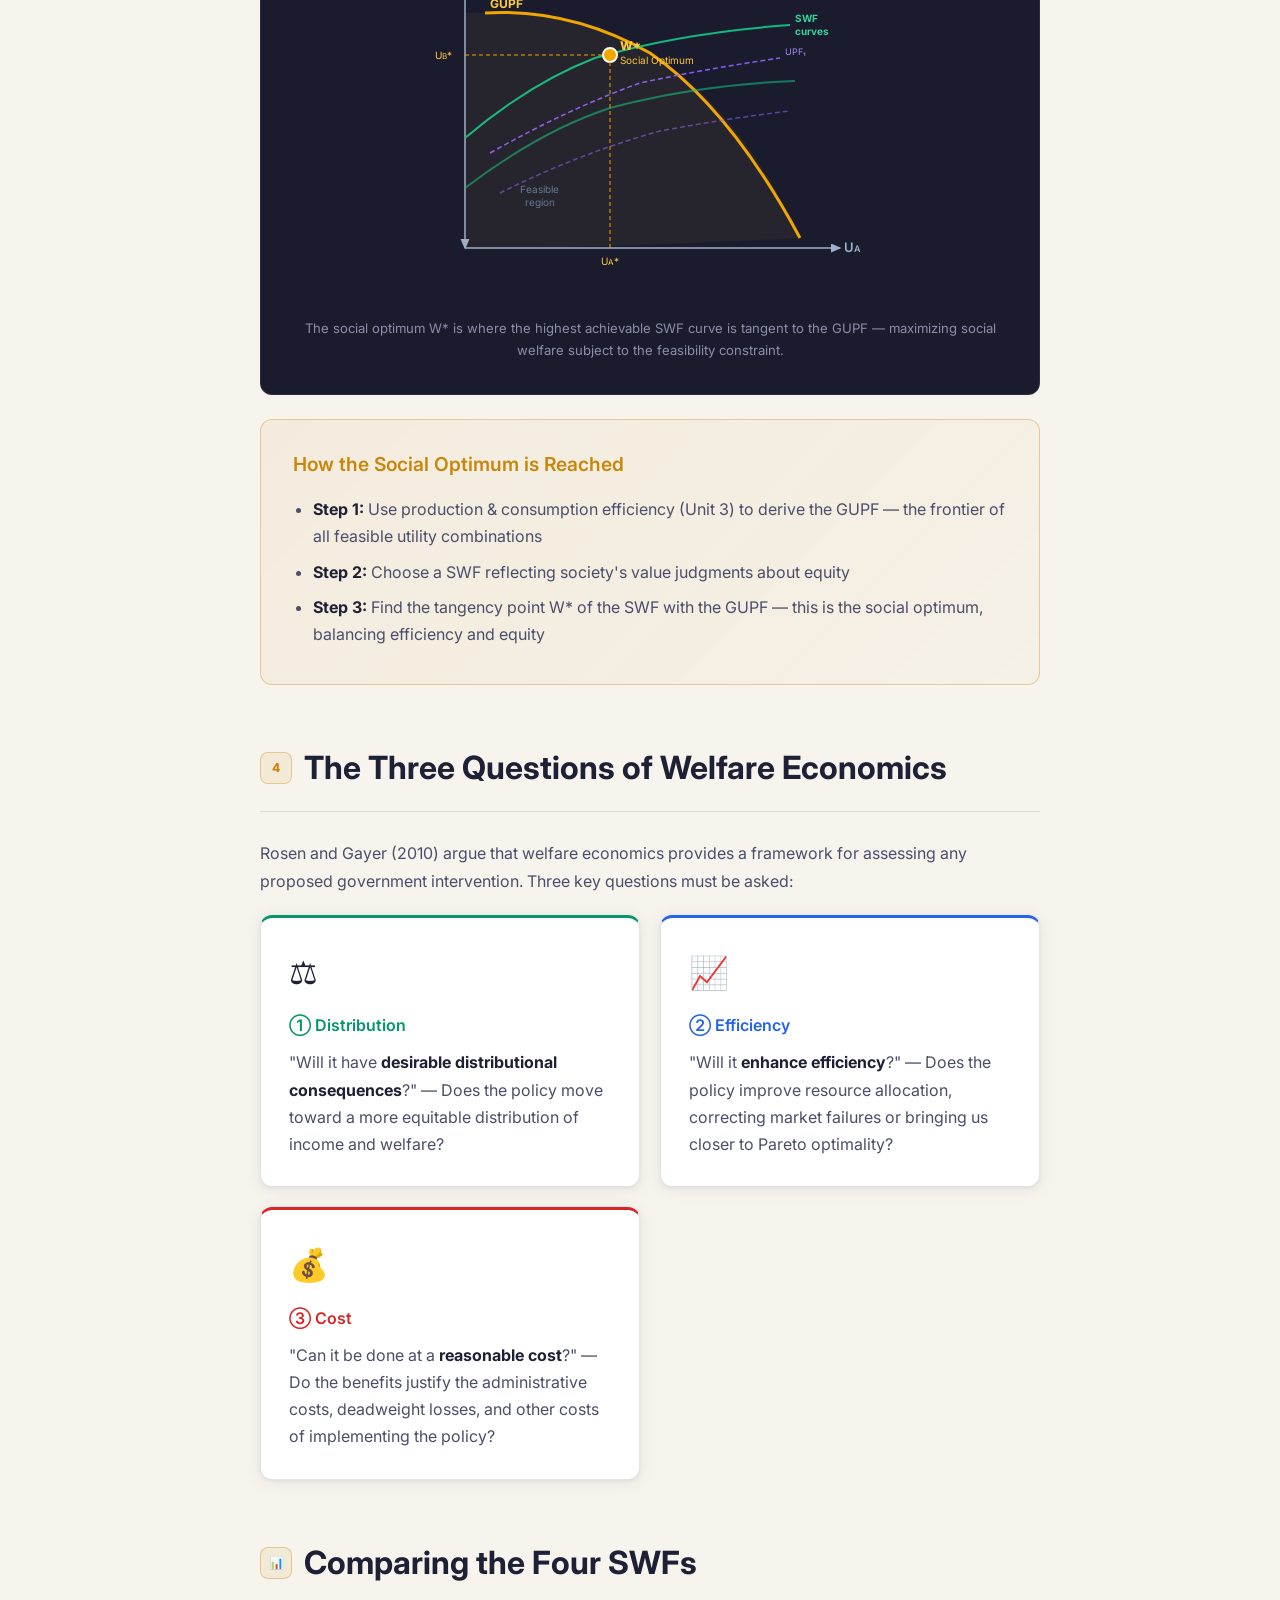
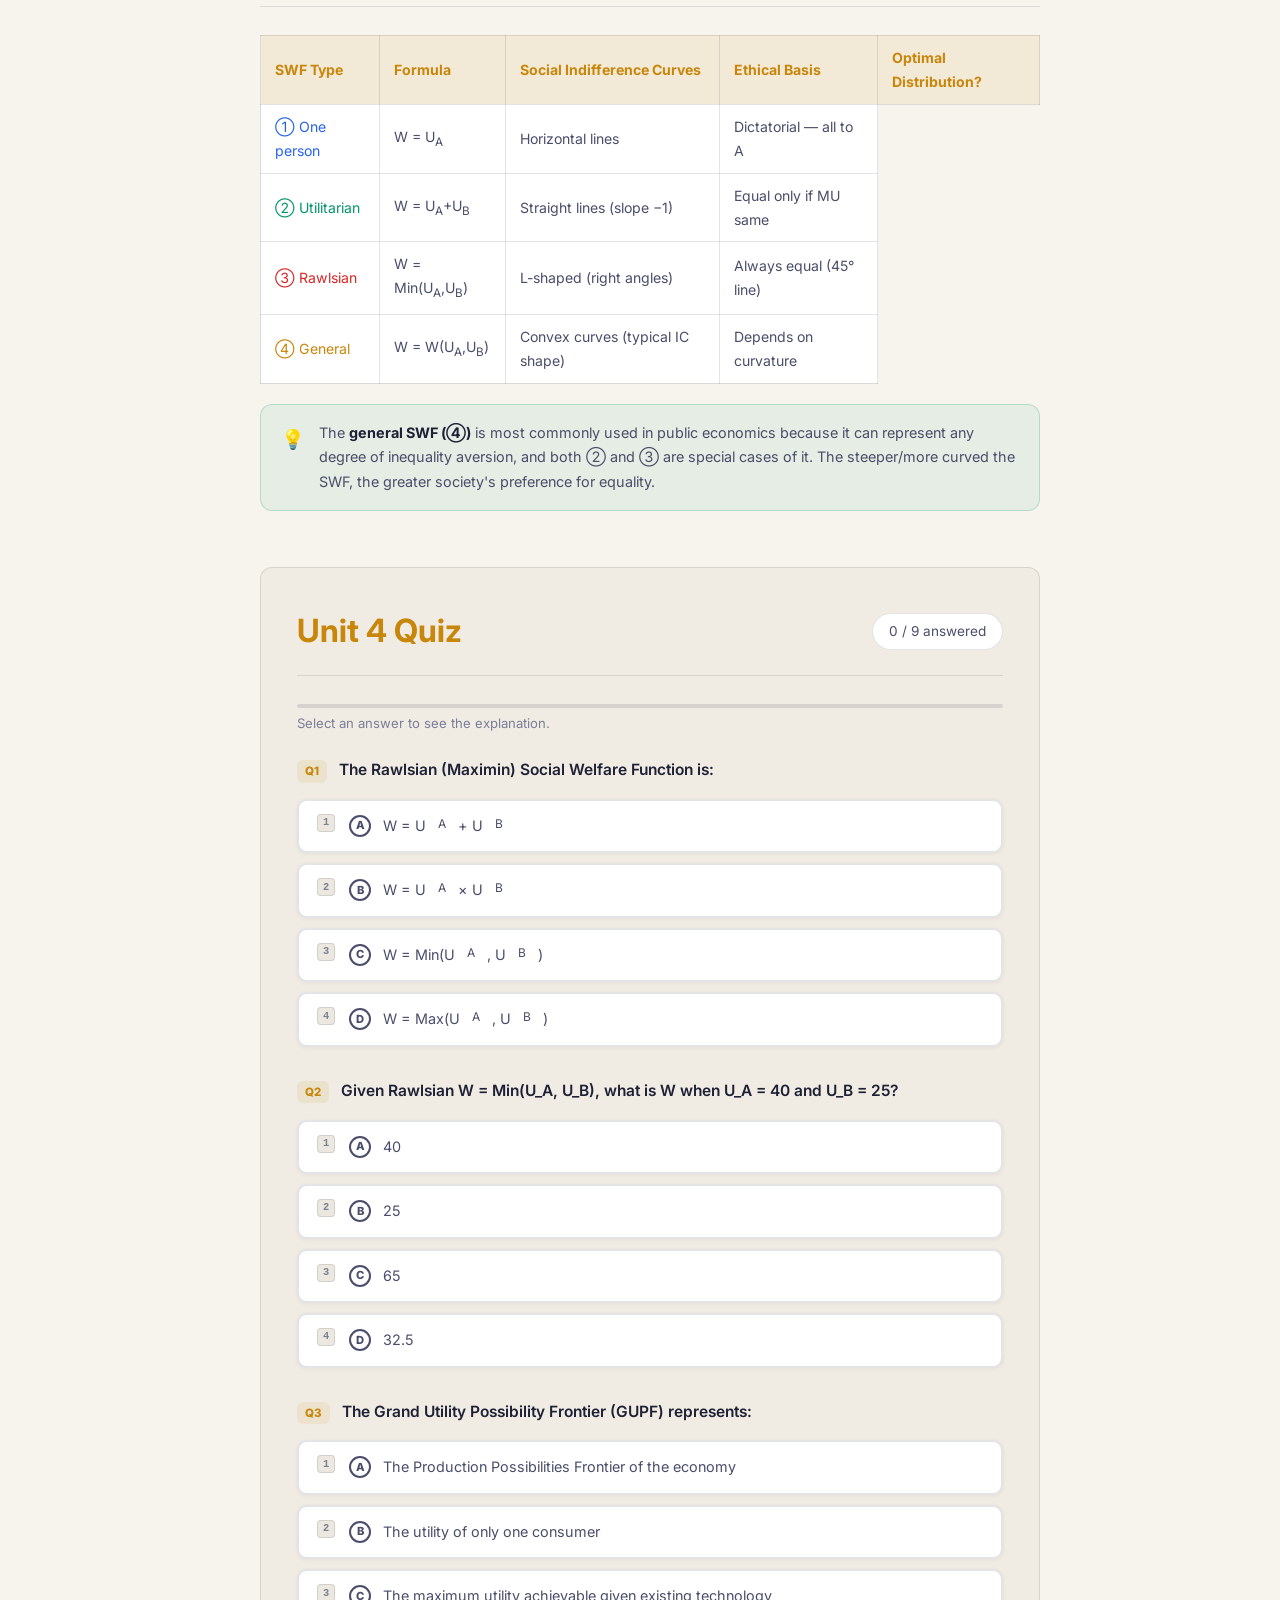
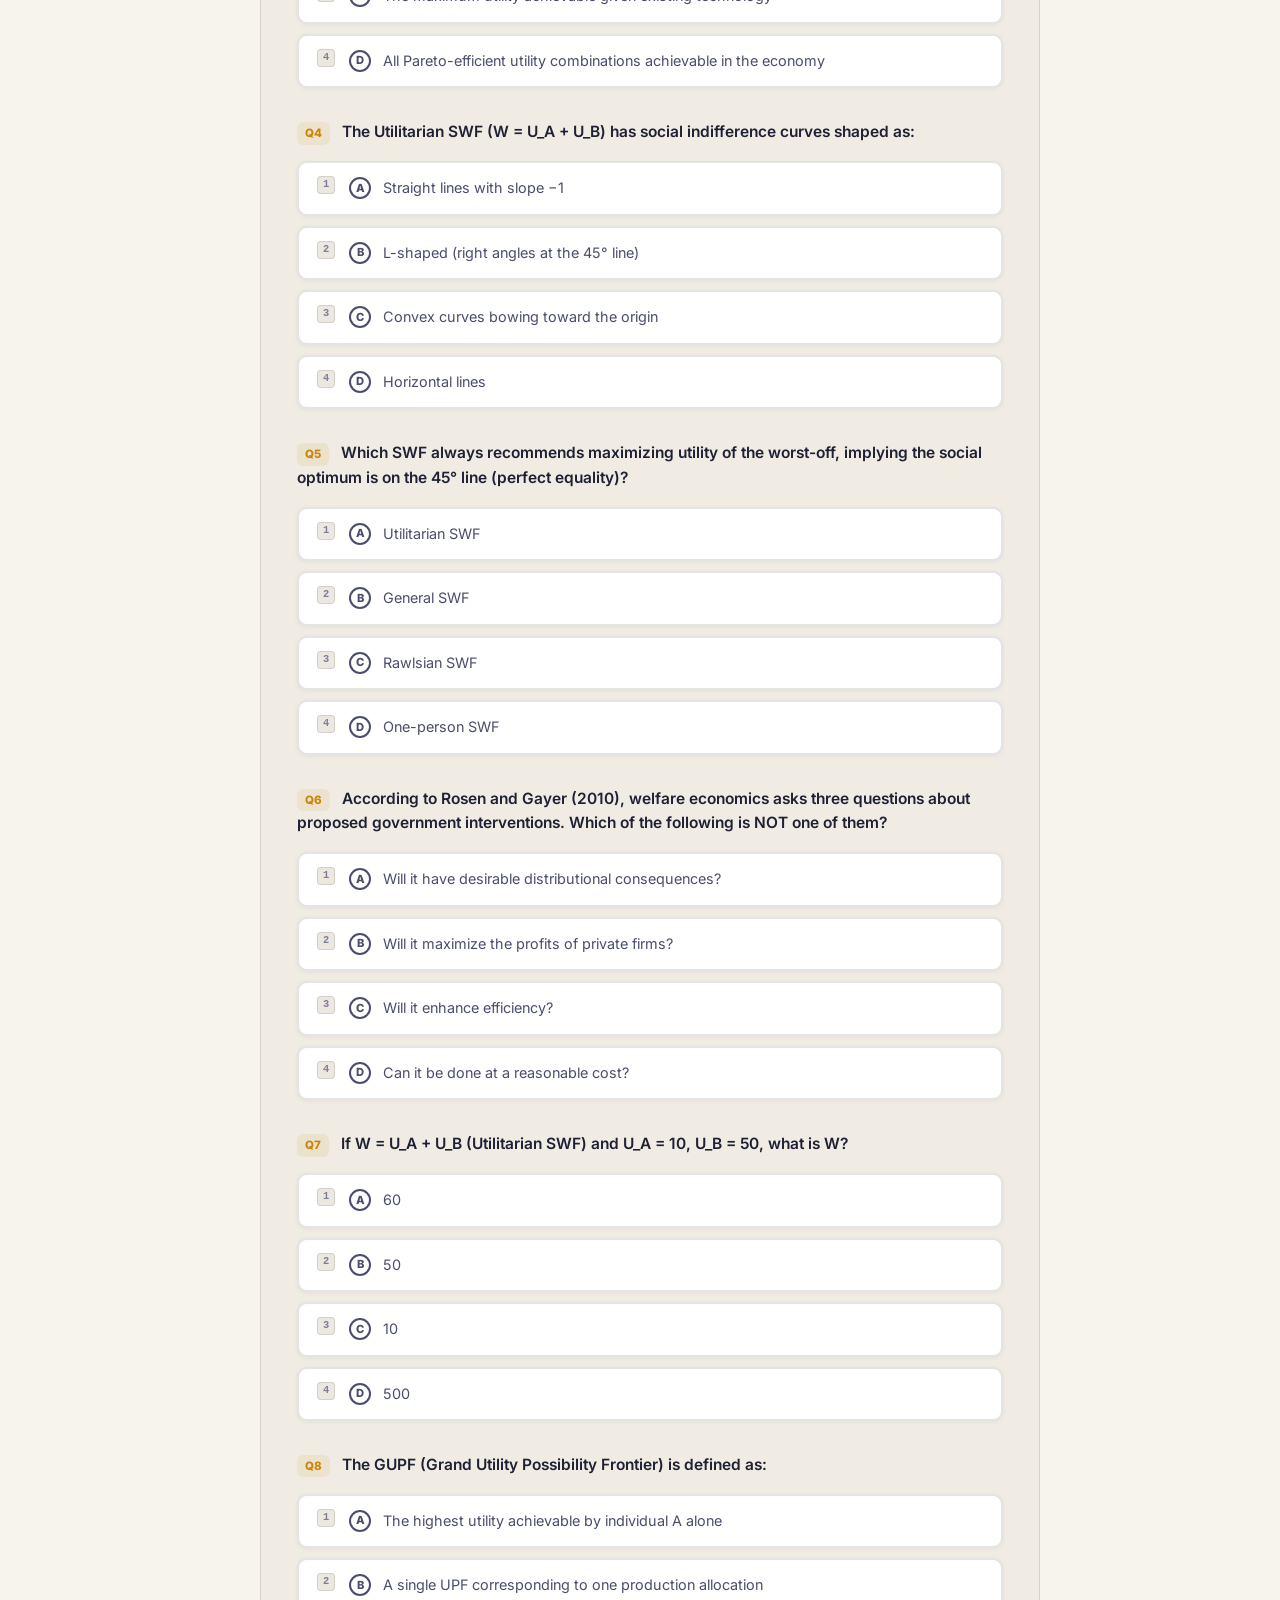
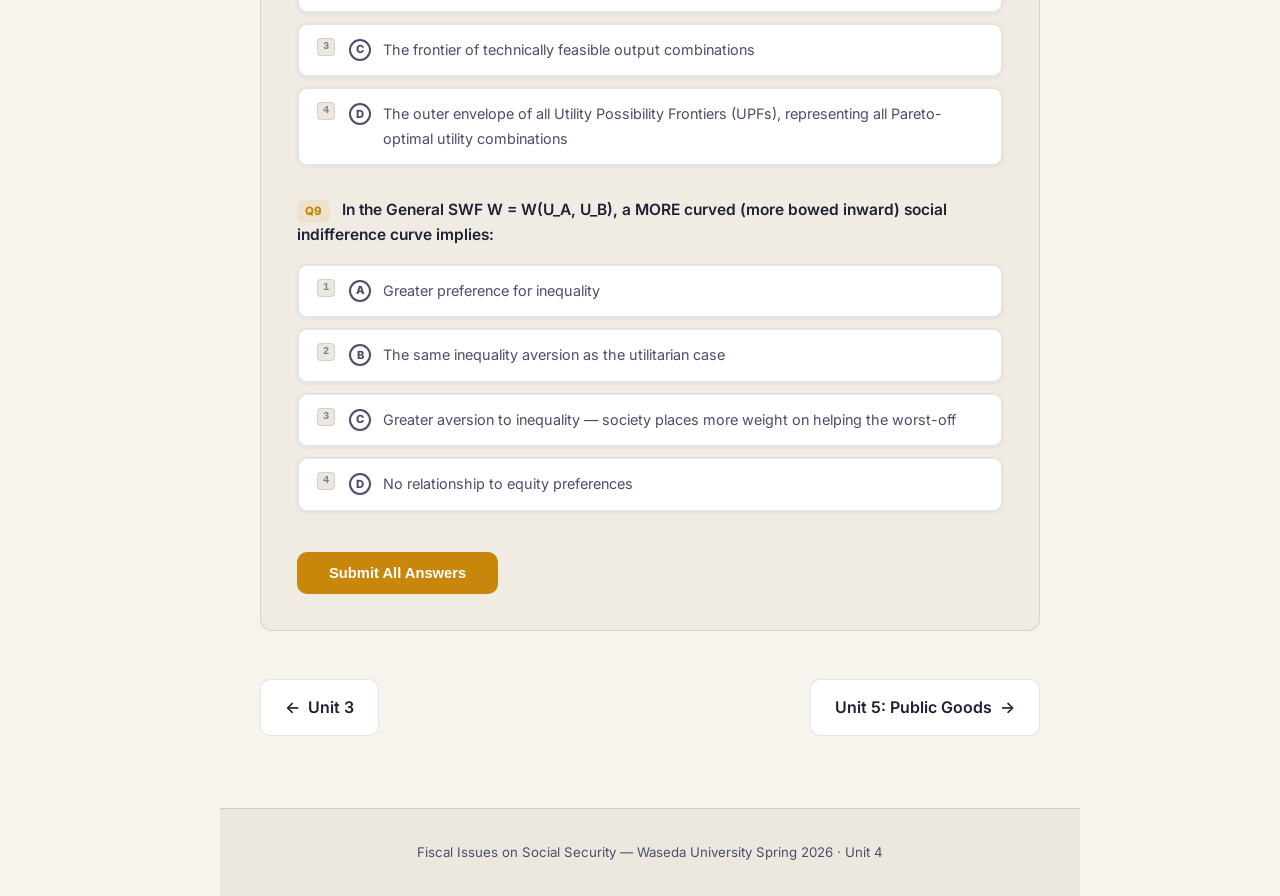
<file: unit4.html>
<!DOCTYPE html>
<html lang="en">
<head>
<meta charset="UTF-8">
<meta name="viewport" content="width=device-width,initial-scale=1">
<title>Unit 4: Social Welfare & Equity — Fiscal Issues</title>
<link rel="stylesheet" href="styles.css">
<link href="https://fonts.googleapis.com/css2?family=Inter:wght@400;500;600;700;800&family=Noto+Sans+JP:wght@400;500;700&display=swap" rel="stylesheet">
</head>
<body>

<aside class="sidebar">
  <div class="sidebar-brand">📚 Fiscal Issues</div>
  <nav class="sidebar-nav">
    <a href="index.html">
      <span>🏠</span>
      <span class="en">Home</span><span class="jp">ホーム</span>
    </a>
    <a href="overview.html">
      <span>📋</span>
      <span class="en">Overview</span><span class="jp">授業概要</span>
    </a>
    <div class="sidebar-divider"></div>
    <div class="sidebar-section-label">
      <span class="en">Units</span><span class="jp">ユニット</span>
    </div>
    <a href="unit1.html" style="--unit-color:var(--unit1)">
      <span class="sidebar-unit-dot"></span>
      <span class="en">Unit 1 · Japan's Economy</span>
      <span class="jp">Unit 1 · 日本経済</span>
    </a>
    <a href="unit2.html" style="--unit-color:var(--unit2)">
      <span class="sidebar-unit-dot"></span>
      <span class="en">Unit 2 · Gov't Functions</span>
      <span class="jp">Unit 2 · 政府の機能</span>
    </a>
    <a href="unit3.html" style="--unit-color:var(--unit3)">
      <span class="sidebar-unit-dot"></span>
      <span class="en">Unit 3 · Pareto</span>
      <span class="jp">Unit 3 · パレート最適</span>
    </a>
    <a href="unit4.html" style="--unit-color:var(--unit4)">
      <span class="sidebar-unit-dot"></span>
      <span class="en">Unit 4 · Social Welfare</span>
      <span class="jp">Unit 4 · 社会的厚生</span>
    </a>
    <a href="unit5.html" style="--unit-color:var(--unit5)">
      <span class="sidebar-unit-dot"></span>
      <span class="en">Unit 5 · Public Goods</span>
      <span class="jp">Unit 5 · 公共財</span>
    </a>
  </nav>
  <div class="sidebar-footer">
    <button class="lang-toggle sidebar-lang-btn">🇯🇵 日本語</button>
  </div>
</aside>

<aside class="terms-panel">
  <div class="terms-panel-title">
    <span class="en">Key Terms</span><span class="jp">重要語句</span>
  </div>
  <ul class="terms-list">
    <li class="term-item">
      <span class="term-name en">SWF (W)</span>
      <span class="term-name jp">社会厚生関数</span>
      <span class="term-def en">W = W(U<sub>A</sub>, U<sub>B</sub>, …) — aggregates individual utilities into social well-being</span>
      <span class="term-def jp">個人効用を社会全体の厚生に集約する関数</span>
    </li>
    <li class="term-item">
      <span class="term-name en">Dictatorial SWF</span>
      <span class="term-name jp">独裁的SWF</span>
      <span class="term-def en">W = U<sub>A</sub> — all weight on one individual</span>
      <span class="term-def jp">W = U<sub>A</sub> — 一人に全ての社会的重みが集中</span>
    </li>
    <li class="term-item">
      <span class="term-name en">Benthamite SWF</span>
      <span class="term-name jp">功利主義的SWF</span>
      <span class="term-def en">W = U<sub>A</sub> + U<sub>B</sub> — maximize sum of utilities</span>
      <span class="term-def jp">W = U<sub>A</sub> + U<sub>B</sub> — 効用の合計を最大化</span>
    </li>
    <li class="term-item">
      <span class="term-name en">Rawlsian SWF</span>
      <span class="term-name jp">ロールズ型SWF</span>
      <span class="term-def en">W = min(U<sub>A</sub>, U<sub>B</sub>) — maximize worst-off person's utility</span>
      <span class="term-def jp">最も不遇な人の効用を最大化（マキシミン基準）</span>
    </li>
    <li class="term-item">
      <span class="term-name en">Bergson–Samuelson SWF</span>
      <span class="term-name jp">バーグソン・サミュエルソン型</span>
      <span class="term-def en">General form W = f(U<sub>A</sub>, U<sub>B</sub>); convex social indifference curves</span>
      <span class="term-def jp">一般形・凸型の社会無差別曲線</span>
    </li>
    <li class="term-item">
      <span class="term-name en">Utility Possibility Frontier</span>
      <span class="term-name jp">効用可能性フロンティア</span>
      <span class="term-def en">All attainable (U<sub>A</sub>, U<sub>B</sub>) combinations under Pareto efficiency</span>
      <span class="term-def jp">パレート効率下で達成可能な効用組み合わせの境界</span>
    </li>
    <li class="term-item">
      <span class="term-name en">Arrow's Impossibility</span>
      <span class="term-name jp">アローの不可能性定理</span>
      <span class="term-def en">No perfect rule can aggregate all individual preferences into a consistent social ranking</span>
      <span class="term-def jp">すべての個人選好を矛盾なく集約できる完全な規則は存在しない</span>
    </li>
    <li class="term-item">
      <span class="term-name en">Horizontal Equity</span>
      <span class="term-name jp">水平的公平</span>
      <span class="term-def en">Equal treatment for people in equal positions</span>
      <span class="term-def jp">同等の立場の人を同等に扱う</span>
    </li>
    <li class="term-item">
      <span class="term-name en">Vertical Equity</span>
      <span class="term-name jp">垂直的公平</span>
      <span class="term-def en">Higher ability to pay → higher tax; basis for progressive tax</span>
      <span class="term-def jp">支払能力が高いほど高い税負担・累進課税の根拠</span>
    </li>
  </ul>
</aside>

<nav class="topnav">
  <span class="nav-brand">📚 Fiscal Issues</span>
  <a href="index.html">Home</a>
  <a href="overview.html">Overview</a>
  <a href="unit1.html">Unit 1</a>
  <a href="unit2.html">Unit 2</a>
  <a href="unit3.html">Unit 3</a>
  <a href="unit4.html" class="active">Unit 4</a>
  <a href="unit5.html">Unit 5</a>
  <button class="lang-toggle">🇯🇵 日本語</button>
</nav>

<div class="unit-hero unit-color-4">
  <div class="container">
    <div class="breadcrumb">
      <a href="index.html">Home</a>
      <span class="sep">›</span>
      <span>Unit 4</span>
    </div>
    <div class="unit-badge">Unit 4</div>
    <h1 class="en">Social Welfare & Equity</h1>
    <h1 class="jp">社会厚生と公平性</h1>
    <p style="color:var(--text-secondary);max-width:640px;margin-top:12px" class="en">How do we evaluate policies that affect different people differently? Explore Social Welfare Functions, Utilitarian vs. Rawlsian ethics, and the Grand Utility Possibility Frontier.</p>
    <p style="color:var(--text-secondary);max-width:640px;margin-top:12px" class="jp">異なる人に異なる影響を与える政策をどう評価するか？社会厚生関数、功利主義 vs ロールズ倫理、大効用可能性フロンティアを学ぶ。</p>
  </div>
</div>

<main class="container section">

  <!-- Section 1: Why SWF? -->
  <div id="sec-why-swf" class="concept-section">
    <div class="section-header">
      <div class="section-num">1</div>
      <h2 class="en">Why Do We Need a Social Welfare Function?</h2>
      <h2 class="jp">なぜ社会厚生関数が必要か？</h2>
    </div>

    <p class="en" style="margin-bottom:16px">Unit 3 showed that competitive markets achieve Pareto efficiency. But Pareto optimality is consistent with <strong style="color:var(--text-primary)">many different distributions</strong> — including very unequal ones. To choose among efficient allocations, we need a way to make inter-personal welfare comparisons.</p>
    <p class="jp" style="margin-bottom:16px">Unit 3では競争市場がPareto効率性を達成することを示した。しかしPareto最適は<strong style="color:var(--text-primary)">多くの異なる分配</strong>（非常に不平等なものも含む）と両立する。効率的な配分の中から選ぶには、個人間の厚生比較が必要。</p>

    <div class="key-concept">
      <h4 class="en">Social Welfare Function (SWF: W)</h4>
      <h4 class="jp">社会厚生関数（SWF: W）</h4>
      <p class="en">A function that aggregates the utility functions of all individuals into an overall measure of social well-being: <strong style="color:var(--text-primary)">W = W(U<sub>A</sub>, U<sub>B</sub>, …)</strong>. Different SWFs embody different value judgments about equity and the relative importance of individuals.</p>
      <p class="jp">すべての個人の効用関数を社会全体の厚生の尺度に集約する関数：<strong style="color:var(--text-primary)">W = W(U<sub>A</sub>, U<sub>B</sub>, …)</strong>。異なるSWFは公平性と個人の相対的重要性についての異なる価値判断を体現する。</p>
    </div>

    <div class="callout callout-info" style="margin-top:20px">
      <span class="callout-icon">ℹ️</span>
      <div>
        <p class="en">There is <strong style="color:var(--text-primary)">no single "correct" SWF</strong> — the choice depends on value judgments or social philosophy. The course covers four main types, each representing a different ethical stance.</p>
        <p class="jp">「唯一正しい」SWFは<strong style="color:var(--text-primary)">存在しない</strong> — 選択は価値判断や社会哲学に依存する。本授業では4つの主要タイプを扱う。各タイプは異なる倫理的立場を代表する。</p>
      </div>
    </div>
  </div>

  <!-- Section 2: Four Types of SWF -->
  <div id="sec-swf-types" class="concept-section">
    <div class="section-header">
      <div class="section-num">2</div>
      <h2 class="en">Four Types of Social Welfare Functions</h2>
      <h2 class="jp">社会厚生関数の4タイプ</h2>
    </div>

    <!-- Type 1: Maximize one person -->
    <div class="card" style="border-left:4px solid var(--unit1);margin-bottom:20px">
      <h3 style="color:var(--unit1);margin-bottom:10px">① <span class="en">Maximize One Person's Utility</span><span class="jp">一人の効用を最大化</span></h3>
      <div class="math-box" style="display:inline-block;padding:10px 20px;margin-bottom:12px">
        W = U<sub>A</sub> &nbsp;&nbsp;or&nbsp;&nbsp; W = U<sub>B</sub>
      </div>
      <p class="en">An extreme case — all social weight is placed on one individual. Corresponds to a dictatorial social welfare function. Social indifference curves are horizontal (if maximizing A) or vertical (if maximizing B).</p>
      <p class="jp">極端なケース — 社会的ウェイトが一人の個人に集中。独裁的な社会厚生関数に対応。社会無差別曲線はAを最大化なら水平、Bなら垂直。</p>
    </div>

    <!-- Type 2: Utilitarian -->
    <div class="card" style="border-left:4px solid var(--unit3);margin-bottom:20px">
      <h3 style="color:var(--unit3);margin-bottom:10px">② <span class="en">Benthamite / Utilitarian SWF</span><span class="jp">功利主義的SWF（ベンサム型）</span></h3>
      <div class="math-box" style="display:inline-block;padding:10px 20px;margin-bottom:12px">
        W = U<sub>A</sub> + U<sub>B</sub> &nbsp;&nbsp;&nbsp; (or generalized: W = aU<sub>A</sub> + bU<sub>B</sub>)
      </div>
      <p class="en">Maximize the <strong style="color:var(--text-primary)">sum of utilities</strong>. Social indifference curves are downward-sloping straight lines with slope −1 (or −a/b in the generalized form). This SWF is indifferent to distribution — it doesn't matter who gets utility, only the total.</p>
      <p class="jp"><strong style="color:var(--text-primary)">効用の合計</strong>を最大化。社会無差別曲線は傾き−1（一般型は−a/b）の右下がり直線。分配に無差別 — 誰が効用を得るかではなく、合計のみが重要。</p>
      <div class="callout callout-tip" style="margin-top:12px">
        <span class="callout-icon">💡</span>
        <p style="font-size:0.85rem" class="en"><strong>Implication:</strong> If A and B have the same marginal utility of income, equality is optimal. But if their MU differs, redistribution toward the person with higher MU of income increases social welfare.</p>
        <p style="font-size:0.85rem" class="jp"><strong>含意：</strong>AとBの所得の限界効用が同じなら平等が最適。異なれば、限界効用の高い人への再分配が社会厚生を高める。</p>
      </div>
    </div>

    <!-- Type 3: Rawlsian -->
    <div class="card" style="border-left:4px solid var(--unit5);margin-bottom:20px">
      <h3 style="color:var(--unit5);margin-bottom:10px">③ <span class="en">Rawlsian SWF — Maximin Criterion</span><span class="jp">ロールズ型SWF — マキシミン基準</span></h3>
      <div class="math-box" style="display:inline-block;padding:10px 20px;margin-bottom:12px">
        W = Min(U<sub>A</sub>, U<sub>B</sub>) &nbsp;&nbsp;&nbsp; [Maximize the minimum utility]
      </div>
      <p class="en">Social welfare depends <strong style="color:var(--text-primary)">only on the least well-off person</strong>. Based on John Rawls' "veil of ignorance" argument: rational individuals behind a veil of ignorance (not knowing their position in society) would choose to maximize the minimum welfare.</p>
      <p class="jp">社会厚生は<strong style="color:var(--text-primary)">最も不遇な人</strong>の効用のみに依存。ジョン・ロールズの「無知のヴェール」論に基づく：社会での自分の立場を知らない状態で合理的個人は最低厚生の最大化を選ぶ。</p>
      <div style="margin-top:12px;padding:12px;background:rgba(239,68,68,0.08);border-radius:8px;border:1px solid rgba(239,68,68,0.2)">
        <p style="font-size:0.85rem" class="en"><strong style="color:var(--error)">Example:</strong> Min(20, 30) = 20; Min(30, 40) = 30. Rawlsian W increases only when the worst-off person improves — gains to the well-off don't matter.</p>
        <p style="font-size:0.85rem" class="jp"><strong style="color:var(--error)">例：</strong>Min(20, 30) = 20; Min(30, 40) = 30。ロールズ型Wは最も不遇な人が改善した時のみ増加。裕福な人の利得は無関係。</p>
      </div>
    </div>

    <!-- Type 4: General -->
    <div class="card" style="border-left:4px solid var(--accent);margin-bottom:20px">
      <h3 style="color:var(--accent);margin-bottom:10px">④ <span class="en">General SWF (Typical / Social Indifference Curves)</span><span class="jp">一般型SWF（典型的・社会無差別曲線型）</span></h3>
      <div class="math-box" style="display:inline-block;padding:10px 20px;margin-bottom:12px">
        W = W(U<sub>A</sub>, U<sub>B</sub>) &nbsp;&nbsp;&nbsp; e.g. W = U<sub>A</sub> · U<sub>B</sub>
      </div>
      <p class="en">Shaped like conventional indifference curves — convex to the origin, downward sloping. The utilitarian and Rawlsian SWFs are <strong style="color:var(--text-primary)">special cases</strong> of this general form. The curvature reflects aversion to inequality: greater curvature = greater preference for equality.</p>
      <p class="jp">通常の無差別曲線と同様の形状 — 原点に向かって凸型・右下がり。功利主義型とロールズ型は一般型の<strong style="color:var(--text-primary)">特殊ケース</strong>。曲率は不平等回避を反映：曲率大 = 平等への選好強。</p>
    </div>

    <!-- SWF Comparison Diagram -->
    <div class="diagram-wrap" style="margin-top:8px">
      <svg viewBox="0 0 560 340" width="560" height="340">
        <!-- Axes -->
        <line x1="55" y1="20" x2="55" y2="290" stroke="#9db0c8" stroke-width="1.5" marker-end="url(#swArr)"/>
        <line x1="55" y1="290" x2="500" y2="290" stroke="#9db0c8" stroke-width="1.5" marker-end="url(#swArr)"/>
        <text x="48" y="16" fill="#9db0c8" font-size="13" font-weight="600">U<tspan font-size="9">B</tspan></text>
        <text x="504" y="294" fill="#9db0c8" font-size="13" font-weight="600">U<tspan font-size="9">A</tspan></text>

        <!-- 45-degree equality line -->
        <line x1="55" y1="290" x2="450" y2="35" stroke="#2a3d55" stroke-width="1" stroke-dasharray="5,5"/>
        <text x="455" y="30" fill="#2a3d55" font-size="10">45° line</text>

        <!-- Utilitarian: straight lines (slope -1) -->
        <line x1="55" y1="180" x2="180" y2="290" stroke="#3b82f6" stroke-width="2"/>
        <line x1="55" y1="120" x2="240" y2="290" stroke="#3b82f6" stroke-width="2" opacity="0.6"/>
        <line x1="55" y1="60" x2="300" y2="290" stroke="#3b82f6" stroke-width="2" opacity="0.3"/>
        <text x="310" y="285" fill="#60a5fa" font-size="11" font-weight="700">② Utilitarian</text>
        <text x="310" y="298" fill="#637a94" font-size="9">W=U_A+U_B (straight lines)</text>

        <!-- Rawlsian: L-shaped -->
        <polyline points="55,130 200,130 200,290" fill="none" stroke="#ef4444" stroke-width="2"/>
        <polyline points="55,90 250,90 250,290" fill="none" stroke="#ef4444" stroke-width="2" opacity="0.6"/>
        <polyline points="55,50 300,50 300,290" fill="none" stroke="#ef4444" stroke-width="2" opacity="0.3"/>
        <text x="315" y="135" fill="#f87171" font-size="11" font-weight="700">③ Rawlsian</text>
        <text x="315" y="148" fill="#637a94" font-size="9">W=Min(U_A,U_B) (L-shape)</text>

        <!-- General: convex curves -->
        <path d="M 55 160 Q 130 100 200 75 Q 300 55 440 45" fill="none" stroke="#f0a500" stroke-width="2.5"/>
        <path d="M 55 210 Q 140 145 220 120 Q 320 100 450 95" fill="none" stroke="#f0a500" stroke-width="2.5" opacity="0.6"/>
        <path d="M 55 255 Q 150 195 240 168 Q 340 147 455 145" fill="none" stroke="#f0a500" stroke-width="2.5" opacity="0.3"/>
        <text x="445" y="42" fill="#ffc940" font-size="11" font-weight="700">④ General</text>
        <text x="445" y="55" fill="#637a94" font-size="9">W=W(U_A,U_B) (convex)</text>

        <!-- Point where Rawlsian optimum is on 45-line -->
        <circle cx="200" cy="130" r="5" fill="#f87171"/>
        <text x="208" y="126" fill="#f87171" font-size="9">Rawls opt.</text>

        <defs>
          <marker id="swArr" markerWidth="8" markerHeight="8" refX="6" refY="3" orient="auto">
            <path d="M0,0 L0,6 L7,3 Z" fill="#9db0c8"/>
          </marker>
        </defs>
      </svg>
      <figcaption class="en">Comparison of four SWF types as social indifference curves. Utilitarians accept any distribution achieving the same total; Rawlsians insist on the 45° line (equality).</figcaption>
      <figcaption class="jp">4タイプのSWFを社会無差別曲線として比較。功利主義者は同じ合計なら分配を問わず受け入れ、ロールズ主義者は45°線（平等）を重視。</figcaption>
    </div>
  </div>

  <!-- Section 3: GUPF -->
  <div id="sec-gupf" class="concept-section">
    <div class="section-header">
      <div class="section-num">3</div>
      <h2 class="en">Grand Utility Possibility Frontier (GUPF)</h2>
      <h2 class="jp">大効用可能性フロンティア（GUPF）</h2>
    </div>

    <p class="en" style="margin-bottom:16px">The GUPF is the outer envelope of all Utility Possibility Frontiers (UPFs). Each point on the GUPF is Pareto optimal — it corresponds to a point on the Production Contract Curve combined with the Consumption Contract Curve. Together, it shows all achievable distributions of utility.</p>
    <p class="jp" style="margin-bottom:16px">GUPFはすべての効用可能性フロンティア（UPF）の外包絡線。GUPF上の各点はPareto最適 — 生産契約曲線と消費契約曲線上の点の組み合わせに対応。達成可能なすべての効用分配を示す。</p>

    <div class="diagram-wrap">
      <svg viewBox="0 0 480 340" width="480" height="340">
        <!-- Axes -->
        <line x1="55" y1="20" x2="55" y2="295" stroke="#9db0c8" stroke-width="1.5" marker-end="url(#gArr)"/>
        <line x1="55" y1="295" x2="430" y2="295" stroke="#9db0c8" stroke-width="1.5" marker-end="url(#gArr)"/>
        <text x="48" y="16" fill="#9db0c8" font-size="13" font-weight="600">U<tspan font-size="9">B</tspan></text>
        <text x="434" y="299" fill="#9db0c8" font-size="13" font-weight="600">U<tspan font-size="9">A</tspan></text>

        <!-- GUPF -->
        <path d="M 75 60 Q 160 55 240 100 Q 320 155 390 285" fill="none" stroke="#f0a500" stroke-width="3"/>
        <text x="80" y="55" fill="#ffc940" font-size="12" font-weight="700">GUPF</text>

        <!-- UPF interior curves (slightly inside GUPF) -->
        <path d="M 80 200 Q 160 155 230 130 Q 300 115 370 105" fill="none" stroke="#8b5cf6" stroke-width="1.5" stroke-dasharray="5,3"/>
        <text x="375" y="102" fill="#a78bfa" font-size="9">UPF₁</text>
        <path d="M 90 240 Q 170 200 250 178 Q 320 165 380 158" fill="none" stroke="#8b5cf6" stroke-width="1.5" stroke-dasharray="5,3" opacity="0.6"/>

        <!-- Social Welfare curves (general type) -->
        <path d="M 55 185 Q 120 130 185 105 Q 270 80 380 72" fill="none" stroke="#10b981" stroke-width="2"/>
        <path d="M 55 235 Q 130 178 200 155 Q 285 132 385 128" fill="none" stroke="#10b981" stroke-width="2" opacity="0.6"/>
        <text x="385" y="69" fill="#34d399" font-size="10" font-weight="700">SWF</text>
        <text x="385" y="82" fill="#34d399" font-size="10" font-weight="700">curves</text>

        <!-- Optimal point: GUPF tangent to highest SWF -->
        <circle cx="200" cy="102" r="7" fill="#f0a500" stroke="#fff" stroke-width="2"/>
        <text x="210" y="97" fill="#ffc940" font-size="12" font-weight="800">W*</text>
        <text x="210" y="111" fill="#ffc940" font-size="10">Social Optimum</text>

        <!-- Dashed lines to axes -->
        <line x1="55" y1="102" x2="200" y2="102" stroke="#f0a500" stroke-width="1" stroke-dasharray="4,3"/>
        <line x1="200" y1="102" x2="200" y2="295" stroke="#f0a500" stroke-width="1" stroke-dasharray="4,3"/>
        <text x="42" y="106" text-anchor="end" fill="#ffc940" font-size="10">U<tspan font-size="8">B</tspan>*</text>
        <text x="200" y="312" text-anchor="middle" fill="#ffc940" font-size="10">U<tspan font-size="8">A</tspan>*</text>

        <!-- Feasible region shading -->
        <path d="M 55 295 Q 200 295 390 285 Q 330 155 240 100 Q 160 55 75 60 L 55 60 Z" fill="rgba(240,165,0,0.05)"/>

        <text x="110" y="240" fill="#637a94" font-size="10">Feasible</text>
        <text x="115" y="253" fill="#637a94" font-size="10">region</text>

        <defs>
          <marker id="gArr" markerWidth="8" markerHeight="8" refX="6" refY="3" orient="auto">
            <path d="M0,0 L0,6 L7,3 Z" fill="#9db0c8"/>
          </marker>
        </defs>
      </svg>
      <figcaption class="en">The social optimum W* is where the highest achievable SWF curve is tangent to the GUPF — maximizing social welfare subject to the feasibility constraint.</figcaption>
      <figcaption class="jp">社会的最適W*はGUPFに接する最高のSWF曲線上 — 実現可能性制約の下で社会厚生を最大化。</figcaption>
    </div>

    <div class="summary-box" style="margin-top:24px">
      <h3 class="en">How the Social Optimum is Reached</h3>
      <h3 class="jp">社会的最適の達成プロセス</h3>
      <ul>
        <li class="en"><strong>Step 1:</strong> Use production & consumption efficiency (Unit 3) to derive the GUPF — the frontier of all feasible utility combinations</li>
        <li class="jp"><strong>ステップ1：</strong>Unit 3の生産・消費効率性を使ってGUPFを導出 — 実現可能なすべての効用組み合わせの境界</li>
        <li class="en"><strong>Step 2:</strong> Choose a SWF reflecting society's value judgments about equity</li>
        <li class="jp"><strong>ステップ2：</strong>社会の公平性についての価値判断を反映したSWFを選択</li>
        <li class="en"><strong>Step 3:</strong> Find the tangency point W* of the SWF with the GUPF — this is the social optimum, balancing efficiency and equity</li>
        <li class="jp"><strong>ステップ3：</strong>SWFとGUPFの接点W*を探す — これが効率性と公平性のバランスを取った社会的最適</li>
      </ul>
    </div>
  </div>

  <!-- Section 4: Three Questions of Welfare Economics -->
  <div id="sec-three-q" class="concept-section">
    <div class="section-header">
      <div class="section-num">4</div>
      <h2 class="en">The Three Questions of Welfare Economics</h2>
      <h2 class="jp">厚生経済学の3つの問い</h2>
    </div>

    <p class="en" style="margin-bottom:20px">Rosen and Gayer (2010) argue that welfare economics provides a framework for assessing any proposed government intervention. Three key questions must be asked:</p>
    <p class="jp" style="margin-bottom:20px">ローゼン＆ゲイヤー（2010）は、厚生経済学がいかなる政府介入提案の評価にも有用なフレームワークを提供すると論じる。3つの問いが問われなければならない：</p>

    <div class="card-grid">
      <div class="card" style="border-top:3px solid var(--unit3)">
        <div style="font-size:2rem;margin-bottom:12px">⚖️</div>
        <h4 style="color:var(--unit3);margin-bottom:10px" class="en">① Distribution</h4>
        <h4 style="color:var(--unit3);margin-bottom:10px" class="jp">①分配</h4>
        <p class="en">"Will it have <strong style="color:var(--text-primary)">desirable distributional consequences</strong>?" — Does the policy move toward a more equitable distribution of income and welfare?</p>
        <p class="jp">「<strong style="color:var(--text-primary)">望ましい分配的結果</strong>をもたらすか？」 — 政策は所得・厚生のより公平な分配に向かうか？</p>
      </div>
      <div class="card" style="border-top:3px solid var(--unit1)">
        <div style="font-size:2rem;margin-bottom:12px">📈</div>
        <h4 style="color:var(--unit1);margin-bottom:10px" class="en">② Efficiency</h4>
        <h4 style="color:var(--unit1);margin-bottom:10px" class="jp">②効率性</h4>
        <p class="en">"Will it <strong style="color:var(--text-primary)">enhance efficiency</strong>?" — Does the policy improve resource allocation, correcting market failures or bringing us closer to Pareto optimality?</p>
        <p class="jp">「<strong style="color:var(--text-primary)">効率性を高める</strong>か？」 — 市場の失敗を是正し、Pareto最適に近づける資源配分の改善か？</p>
      </div>
      <div class="card" style="border-top:3px solid var(--unit5)">
        <div style="font-size:2rem;margin-bottom:12px">💰</div>
        <h4 style="color:var(--unit5);margin-bottom:10px" class="en">③ Cost</h4>
        <h4 style="color:var(--unit5);margin-bottom:10px" class="jp">③費用</h4>
        <p class="en">"Can it be done at a <strong style="color:var(--text-primary)">reasonable cost</strong>?" — Do the benefits justify the administrative costs, deadweight losses, and other costs of implementing the policy?</p>
        <p class="jp">「<strong style="color:var(--text-primary)">合理的なコスト</strong>で実施できるか？」 — 便益は行政コスト、超過負担、その他の実施コストを正当化するか？</p>
      </div>
    </div>
  </div>

  <!-- SWF Comparison Table -->
  <div class="concept-section">
    <div class="section-header">
      <div class="section-num">📊</div>
      <h2 class="en">Comparing the Four SWFs</h2>
      <h2 class="jp">4つのSWFの比較</h2>
    </div>
    <table class="styled-table">
      <thead><tr>
        <th><span class="en">SWF Type</span><span class="jp">SWFタイプ</span></th>
        <th><span class="en">Formula</span><span class="jp">式</span></th>
        <th><span class="en">Social Indifference Curves</span><span class="jp">社会無差別曲線</span></th>
        <th><span class="en">Ethical Basis</span><span class="jp">倫理的基礎</span></th>
        <th><span class="en">Optimal Distribution?</span><span class="jp">最適分配？</span></th>
      </tr></thead>
      <tbody>
        <tr>
          <td style="color:var(--unit1)"><span class="en">① One person</span><span class="jp">①一人最大化</span></td>
          <td>W = U<sub>A</sub></td>
          <td class="en">Horizontal lines</td><td class="jp">水平線</td>
          <td class="en">Dictatorial — all to A</td><td class="jp">独裁的 — すべてAへ</td>
        </tr>
        <tr>
          <td style="color:var(--unit3)"><span class="en">② Utilitarian</span><span class="jp">②功利主義</span></td>
          <td>W = U<sub>A</sub>+U<sub>B</sub></td>
          <td class="en">Straight lines (slope −1)</td><td class="jp">直線（傾き−1）</td>
          <td class="en">Equal only if MU same</td><td class="jp">限界効用が等しい時のみ平等</td>
        </tr>
        <tr>
          <td style="color:var(--unit5)"><span class="en">③ Rawlsian</span><span class="jp">③ロールズ型</span></td>
          <td>W = Min(U<sub>A</sub>,U<sub>B</sub>)</td>
          <td class="en">L-shaped (right angles)</td><td class="jp">L字型</td>
          <td class="en">Always equal (45° line)</td><td class="jp">常に平等（45°線）</td>
        </tr>
        <tr>
          <td style="color:var(--accent)"><span class="en">④ General</span><span class="jp">④一般型</span></td>
          <td>W = W(U<sub>A</sub>,U<sub>B</sub>)</td>
          <td class="en">Convex curves (typical IC shape)</td><td class="jp">凸型曲線（典型的IC形状）</td>
          <td class="en">Depends on curvature</td><td class="jp">曲率による</td>
        </tr>
      </tbody>
    </table>
    <div class="callout callout-tip" style="margin-top:20px">
      <span class="callout-icon">💡</span>
      <p class="en">The <strong style="color:var(--text-primary)">general SWF (④)</strong> is most commonly used in public economics because it can represent any degree of inequality aversion, and both ② and ③ are special cases of it. The steeper/more curved the SWF, the greater society's preference for equality.</p>
      <p class="jp"><strong style="color:var(--text-primary)">一般型SWF（④）</strong>は公共経済学で最もよく使われる。不平等回避の程度を任意に表現でき、②も③も特殊ケースとして含む。SWFの曲率が大きいほど、社会の平等への選好が強い。</p>
    </div>
  </div>

  <!-- Quiz -->
  <div id="quiz-section" class="quiz-section" data-quiz>
    <div class="quiz-header">
      <h2 class="en">Unit 4 Quiz</h2>
      <h2 class="jp">Unit 4 クイズ</h2>
      <span class="quiz-score">0 / 9 answered</span>
    </div>
    <div class="progress-bar"><div class="progress-fill" style="width:0%"></div></div>
    <p style="font-size:0.82rem;color:var(--text-muted);margin-bottom:24px" class="en">Select an answer to see the explanation.</p>
    <p style="font-size:0.82rem;color:var(--text-muted);margin-bottom:24px" class="jp">回答を選択して解説を確認。</p>

    <div class="question-block" data-correct="2" data-deep-link="unit4.html#sec-swf-types" data-deep-label="Four Types of SWF">
      <h4><span class="q-num">Q1</span> <span class="en">The Rawlsian (Maximin) Social Welfare Function is:</span><span class="jp">ロールズ型（マキシミン）社会厚生関数は？</span></h4>
      <div class="options">
        <div class="option"><span class="option-marker">A</span> W = U<sub>A</sub> + U<sub>B</sub></div>
        <div class="option"><span class="option-marker">B</span> W = U<sub>A</sub> × U<sub>B</sub></div>
        <div class="option"><span class="option-marker">C</span> W = Min(U<sub>A</sub>, U<sub>B</sub>)</div>
        <div class="option"><span class="option-marker">D</span> W = Max(U<sub>A</sub>, U<sub>B</sub>)</div>
      </div>
      <div class="explanation"><strong>W = Min(U<sub>A</sub>, U<sub>B</sub>)</strong> — <span class="en">The Rawlsian criterion states that social welfare equals the utility of the worst-off individual. This comes from Rawls' "veil of ignorance": rational agents behind it would choose to maximize the minimum, as insurance against ending up worst-off.</span><span class="jp">ロールズ基準は社会厚生が最も不遇な個人の効用に等しいとする。ロールズの「無知のヴェール」由来：合理的主体は最悪の立場になることへの保険として最低効用を最大化することを選ぶ。</span></div>
    </div>

    <div class="question-block" data-correct="1" data-deep-link="unit4.html#sec-swf-types" data-deep-label="Rawlsian SWF — Maximin Criterion">
      <h4><span class="q-num">Q2</span> <span class="en">Given Rawlsian W = Min(U_A, U_B), what is W when U_A = 40 and U_B = 25?</span><span class="jp">W = Min(U_A, U_B)のとき、U_A=40, U_B=25ならWは？</span></h4>
      <div class="options">
        <div class="option"><span class="option-marker">A</span> 40</div>
        <div class="option"><span class="option-marker">B</span> 25</div>
        <div class="option"><span class="option-marker">C</span> 65</div>
        <div class="option"><span class="option-marker">D</span> 32.5</div>
      </div>
      <div class="explanation"><strong>25</strong> — <span class="en">W = Min(40, 25) = 25. The Rawlsian SWF takes the minimum — only the worst-off person's utility matters. Even if A's utility rises to 1000, W stays at 25 unless B also improves.</span><span class="jp">W = Min(40, 25) = 25。ロールズ型SWFは最小値をとる。Aの効用が1000になっても、Bが改善しない限りWは25のまま。</span></div>
    </div>

    <div class="question-block" data-correct="3" data-deep-link="unit4.html#sec-gupf" data-deep-label="Grand Utility Possibility Frontier">
      <h4><span class="q-num">Q3</span> <span class="en">The Grand Utility Possibility Frontier (GUPF) represents:</span><span class="jp">大効用可能性フロンティア（GUPF）が示すものは？</span></h4>
      <div class="options">
        <div class="option"><span class="option-marker">A</span> <span class="en">The Production Possibilities Frontier of the economy</span><span class="jp">経済の生産可能性フロンティア</span></div>
        <div class="option"><span class="option-marker">B</span> <span class="en">The utility of only one consumer</span><span class="jp">一人の消費者の効用のみ</span></div>
        <div class="option"><span class="option-marker">C</span> <span class="en">The maximum utility achievable given existing technology</span><span class="jp">既存技術で達成可能な最大効用</span></div>
        <div class="option"><span class="option-marker">D</span> <span class="en">All Pareto-efficient utility combinations achievable in the economy</span><span class="jp">経済で達成可能なすべてのPareto効率的な効用組み合わせ</span></div>
      </div>
      <div class="explanation"><strong class="en">All Pareto-efficient utility combinations</strong><strong class="jp">すべてのPareto効率的な効用組み合わせ</strong> — <span class="en">The GUPF is the outer envelope derived from all Utility Possibility Frontiers (UPFs). Each point on it corresponds to a Pareto-optimal resource allocation. The social optimum W* is found by maximizing the SWF subject to the GUPF constraint.</span><span class="jp">GUPFはすべての効用可能性フロンティアの外包絡線。各点はPareto最適な資源配分に対応。社会的最適W*はGUPF制約下でSWFを最大化して求める。</span></div>
    </div>

    <div class="question-block" data-correct="0" data-deep-link="unit4.html#sec-swf-types" data-deep-label="Benthamite / Utilitarian SWF">
      <h4><span class="q-num">Q4</span> <span class="en">The Utilitarian SWF (W = U_A + U_B) has social indifference curves shaped as:</span><span class="jp">功利主義型SWF（W = U_A + U_B）の社会無差別曲線の形状は？</span></h4>
      <div class="options">
        <div class="option"><span class="option-marker">A</span> <span class="en">Straight lines with slope −1</span><span class="jp">傾き−1の直線</span></div>
        <div class="option"><span class="option-marker">B</span> <span class="en">L-shaped (right angles at the 45° line)</span><span class="jp">L字型（45°線で直角）</span></div>
        <div class="option"><span class="option-marker">C</span> <span class="en">Convex curves bowing toward the origin</span><span class="jp">原点に向かって凸型の曲線</span></div>
        <div class="option"><span class="option-marker">D</span> <span class="en">Horizontal lines</span><span class="jp">水平線</span></div>
      </div>
      <div class="explanation"><strong class="en">Straight lines with slope −1</strong><strong class="jp">傾き−1の直線</strong> — <span class="en">Since W = U_A + U_B = constant, we get U_B = W − U_A, which is a straight line with slope −1. This means the utilitarian SWF is perfectly willing to trade U_A for U_B one-for-one.</span><span class="jp">W = U_A + U_B = 定数 なので U_B = W − U_A となり、傾き−1の直線。功利主義SWFはU_AとU_Bを1対1で交換することに完全に無差別。</span></div>
    </div>

    <div class="question-block" data-correct="2" data-deep-link="unit4.html#sec-swf-types" data-deep-label="Rawlsian SWF — Maximin Criterion">
      <h4><span class="q-num">Q5</span> <span class="en">Which SWF always recommends maximizing utility of the worst-off, implying the social optimum is on the 45° line (perfect equality)?</span><span class="jp">常に最も不遇な人の効用最大化を推奨し、社会的最適が45°線上（完全平等）にあるSWFは？</span></h4>
      <div class="options">
        <div class="option"><span class="option-marker">A</span> <span class="en">Utilitarian SWF</span><span class="jp">功利主義型SWF</span></div>
        <div class="option"><span class="option-marker">B</span> <span class="en">General SWF</span><span class="jp">一般型SWF</span></div>
        <div class="option"><span class="option-marker">C</span> <span class="en">Rawlsian SWF</span><span class="jp">ロールズ型SWF</span></div>
        <div class="option"><span class="option-marker">D</span> <span class="en">One-person SWF</span><span class="jp">一人最大化型SWF</span></div>
      </div>
      <div class="explanation"><strong class="en">Rawlsian SWF</strong><strong class="jp">ロールズ型SWF</strong> — <span class="en">L-shaped Rawlsian indifference curves have their kink on the 45° line. The optimum is always at the corner of the L on this line — meaning perfect equality U_A = U_B is optimal according to Rawls.</span><span class="jp">L字型ロールズ型無差別曲線の折れ点は45°線上。最適は常にこの線上のL字の角 — ロールズによれば完全平等U_A = U_Bが最適。</span></div>
    </div>

    <div class="question-block" data-correct="1" data-deep-link="unit4.html#sec-three-q" data-deep-label="The Three Questions of Welfare Economics">
      <h4><span class="q-num">Q6</span> <span class="en">According to Rosen and Gayer (2010), welfare economics asks three questions about proposed government interventions. Which of the following is NOT one of them?</span><span class="jp">ローゼン＆ゲイヤー（2010）による政府介入提案への3つの問いに含まれないのは？</span></h4>
      <div class="options">
        <div class="option"><span class="option-marker">A</span> <span class="en">Will it have desirable distributional consequences?</span><span class="jp">望ましい分配的結果をもたらすか？</span></div>
        <div class="option"><span class="option-marker">B</span> <span class="en">Will it maximize the profits of private firms?</span><span class="jp">民間企業の利益を最大化するか？</span></div>
        <div class="option"><span class="option-marker">C</span> <span class="en">Will it enhance efficiency?</span><span class="jp">効率性を高めるか？</span></div>
        <div class="option"><span class="option-marker">D</span> <span class="en">Can it be done at a reasonable cost?</span><span class="jp">合理的なコストで実施できるか？</span></div>
      </div>
      <div class="explanation"><strong class="en">Firm profit maximization is NOT one of the three questions</strong><strong class="jp">民間企業利益最大化は含まれない</strong> — <span class="en">The three questions are: (1) desirable distributional consequences, (2) enhance efficiency, (3) reasonable cost. These evaluate policy from a social welfare perspective, not firm profitability.</span><span class="jp">3つの問いは：①望ましい分配的結果、②効率性向上、③合理的コスト。企業利益ではなく社会厚生の観点から政策を評価する。</span></div>
    </div>

    <div class="question-block" data-correct="0" data-deep-link="unit4.html#sec-swf-types" data-deep-label="Benthamite / Utilitarian SWF">
      <h4><span class="q-num">Q7</span> <span class="en">If W = U_A + U_B (Utilitarian SWF) and U_A = 10, U_B = 50, what is W?</span><span class="jp">W = U_A + U_B（功利主義型SWF）でU_A=10, U_B=50のとき、Wは？</span></h4>
      <div class="options">
        <div class="option"><span class="option-marker">A</span> 60</div>
        <div class="option"><span class="option-marker">B</span> 50</div>
        <div class="option"><span class="option-marker">C</span> 10</div>
        <div class="option"><span class="option-marker">D</span> 500</div>
      </div>
      <div class="explanation"><strong>W = 60</strong> — <span class="en">W = U_A + U_B = 10 + 50 = 60. The utilitarian SWF simply sums all individual utilities. It is indifferent to distribution: W = 60 whether it comes from (10, 50) or (30, 30) or (55, 5) — only the total matters.</span><span class="jp">W = U_A + U_B = 10 + 50 = 60。功利主義型SWFは個人効用を単純に合計する。分配に無差別：Wが60であれば(10, 50)でも(30, 30)でも(55, 5)でも同じ — 合計のみが重要。</span></div>
    </div>

    <div class="question-block" data-correct="3" data-deep-link="unit4.html#sec-gupf" data-deep-label="Grand Utility Possibility Frontier (GUPF)">
      <h4><span class="q-num">Q8</span> <span class="en">The GUPF (Grand Utility Possibility Frontier) is defined as:</span><span class="jp">GUPF（大効用可能性フロンティア）の定義は？</span></h4>
      <div class="options">
        <div class="option"><span class="option-marker">A</span> <span class="en">The highest utility achievable by individual A alone</span><span class="jp">個人Aのみが達成できる最大効用</span></div>
        <div class="option"><span class="option-marker">B</span> <span class="en">A single UPF corresponding to one production allocation</span><span class="jp">一つの生産配分に対応する単一のUPF</span></div>
        <div class="option"><span class="option-marker">C</span> <span class="en">The frontier of technically feasible output combinations</span><span class="jp">技術的に実現可能な産出量組み合わせの境界</span></div>
        <div class="option"><span class="option-marker">D</span> <span class="en">The outer envelope of all Utility Possibility Frontiers (UPFs), representing all Pareto-optimal utility combinations</span><span class="jp">すべての効用可能性フロンティアの外包絡線で、すべてのPareto最適な効用組み合わせを示す</span></div>
      </div>
      <div class="explanation"><strong class="en">Outer envelope of all UPFs</strong><strong class="jp">すべてのUPFの外包絡線</strong> — <span class="en">Each interior point on the PPF corresponds to a different mix of goods X and Y, which gives a different UPF (in utility space). The GUPF is the outer boundary of all these UPFs — it includes all Pareto-efficient allocations across all possible production mix choices.</span><span class="jp">PPF上の各内部点はXとYの異なる組み合わせに対応し、各々が異なるUPF（効用空間）を生む。GUPFはこれらすべてのUPFの外側の境界 — すべての可能な生産組み合わせにわたるPareto効率的な配分を含む。</span></div>
    </div>

    <div class="question-block" data-correct="2" data-deep-link="unit4.html#sec-swf-types" data-deep-label="General SWF & Inequality Aversion">
      <h4><span class="q-num">Q9</span> <span class="en">In the General SWF W = W(U_A, U_B), a MORE curved (more bowed inward) social indifference curve implies:</span><span class="jp">一般型SWF W = W(U_A, U_B)において、より曲率の大きい（より内側に湾曲した）社会無差別曲線が意味するものは？</span></h4>
      <div class="options">
        <div class="option"><span class="option-marker">A</span> <span class="en">Greater preference for inequality</span><span class="jp">不平等への強い選好</span></div>
        <div class="option"><span class="option-marker">B</span> <span class="en">The same inequality aversion as the utilitarian case</span><span class="jp">功利主義ケースと同じ不平等回避</span></div>
        <div class="option"><span class="option-marker">C</span> <span class="en">Greater aversion to inequality — society places more weight on helping the worst-off</span><span class="jp">不平等への強い回避 — 社会は最も不遇な人への支援をより重視</span></div>
        <div class="option"><span class="option-marker">D</span> <span class="en">No relationship to equity preferences</span><span class="jp">公平性の選好と無関係</span></div>
      </div>
      <div class="explanation"><strong class="en">Greater inequality aversion</strong><strong class="jp">強い不平等回避</strong> — <span class="en">The curvature of SWF social indifference curves reflects how much society dislikes inequality. Straight lines (Utilitarian) = zero aversion. Extreme L-shape (Rawlsian) = maximum aversion. The more curved the SWF, the closer it is to Rawlsian — society is more willing to trade total welfare for greater equality.</span><span class="jp">SWF社会無差別曲線の曲率は社会の不平等嫌悪の強さを反映する。直線（功利主義）＝回避なし。極端なL字型（ロールズ）＝最大回避。曲率が大きいほどロールズ型に近く、社会は総厚生をより大きな平等のために犠牲にする意欲が高い。</span></div>
    </div>

    <button class="quiz-submit">Submit All Answers</button>
    <div class="quiz-result"></div>
  </div>

  <!-- Navigation -->
  <div style="display:flex;justify-content:space-between;margin-top:24px;flex-wrap:wrap;gap:12px">
    <a href="unit3.html" style="background:var(--bg-card);border:1px solid var(--border);border-radius:10px;padding:14px 24px;color:var(--text-primary);display:flex;align-items:center;gap:8px;font-weight:600;transition:border-color .2s" onmouseover="this.style.borderColor='var(--accent)'" onmouseout="this.style.borderColor='var(--border)'">
      ← <span class="en">Unit 3</span><span class="jp">Unit 3</span>
    </a>
    <a href="unit5.html" style="background:var(--bg-card);border:1px solid var(--border);border-radius:10px;padding:14px 24px;color:var(--text-primary);display:flex;align-items:center;gap:8px;font-weight:600;transition:border-color .2s" onmouseover="this.style.borderColor='var(--accent)'" onmouseout="this.style.borderColor='var(--border)'">
      <span class="en">Unit 5: Public Goods</span><span class="jp">Unit 5：公共財</span> →
    </a>
  </div>
</main>

<footer>
  <p class="en">Fiscal Issues on Social Security — Waseda University Spring 2026 · Unit 4</p>
  <p class="jp">社会保障の財政問題 — 早稲田大学 2026年春学期 · Unit 4</p>
</footer>

<script src="app.js"></script>
</body>
</html>
</file>
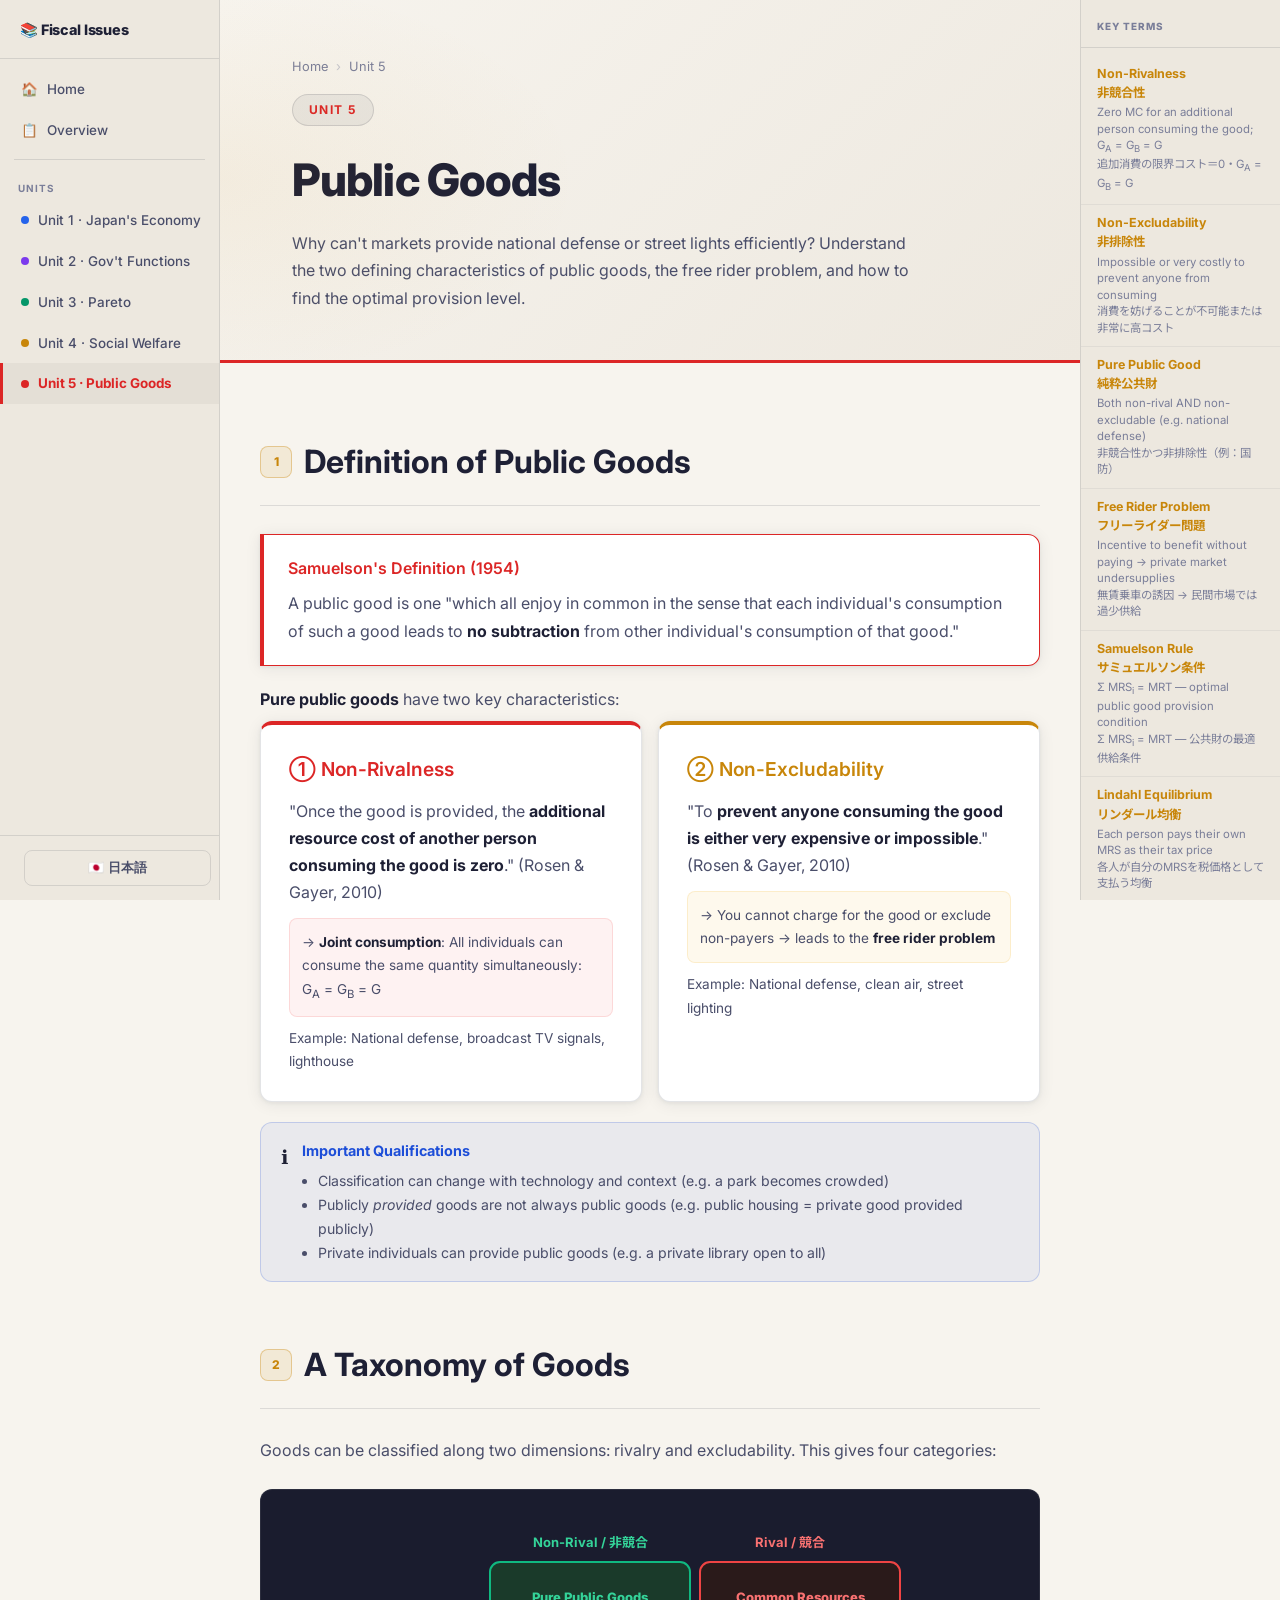
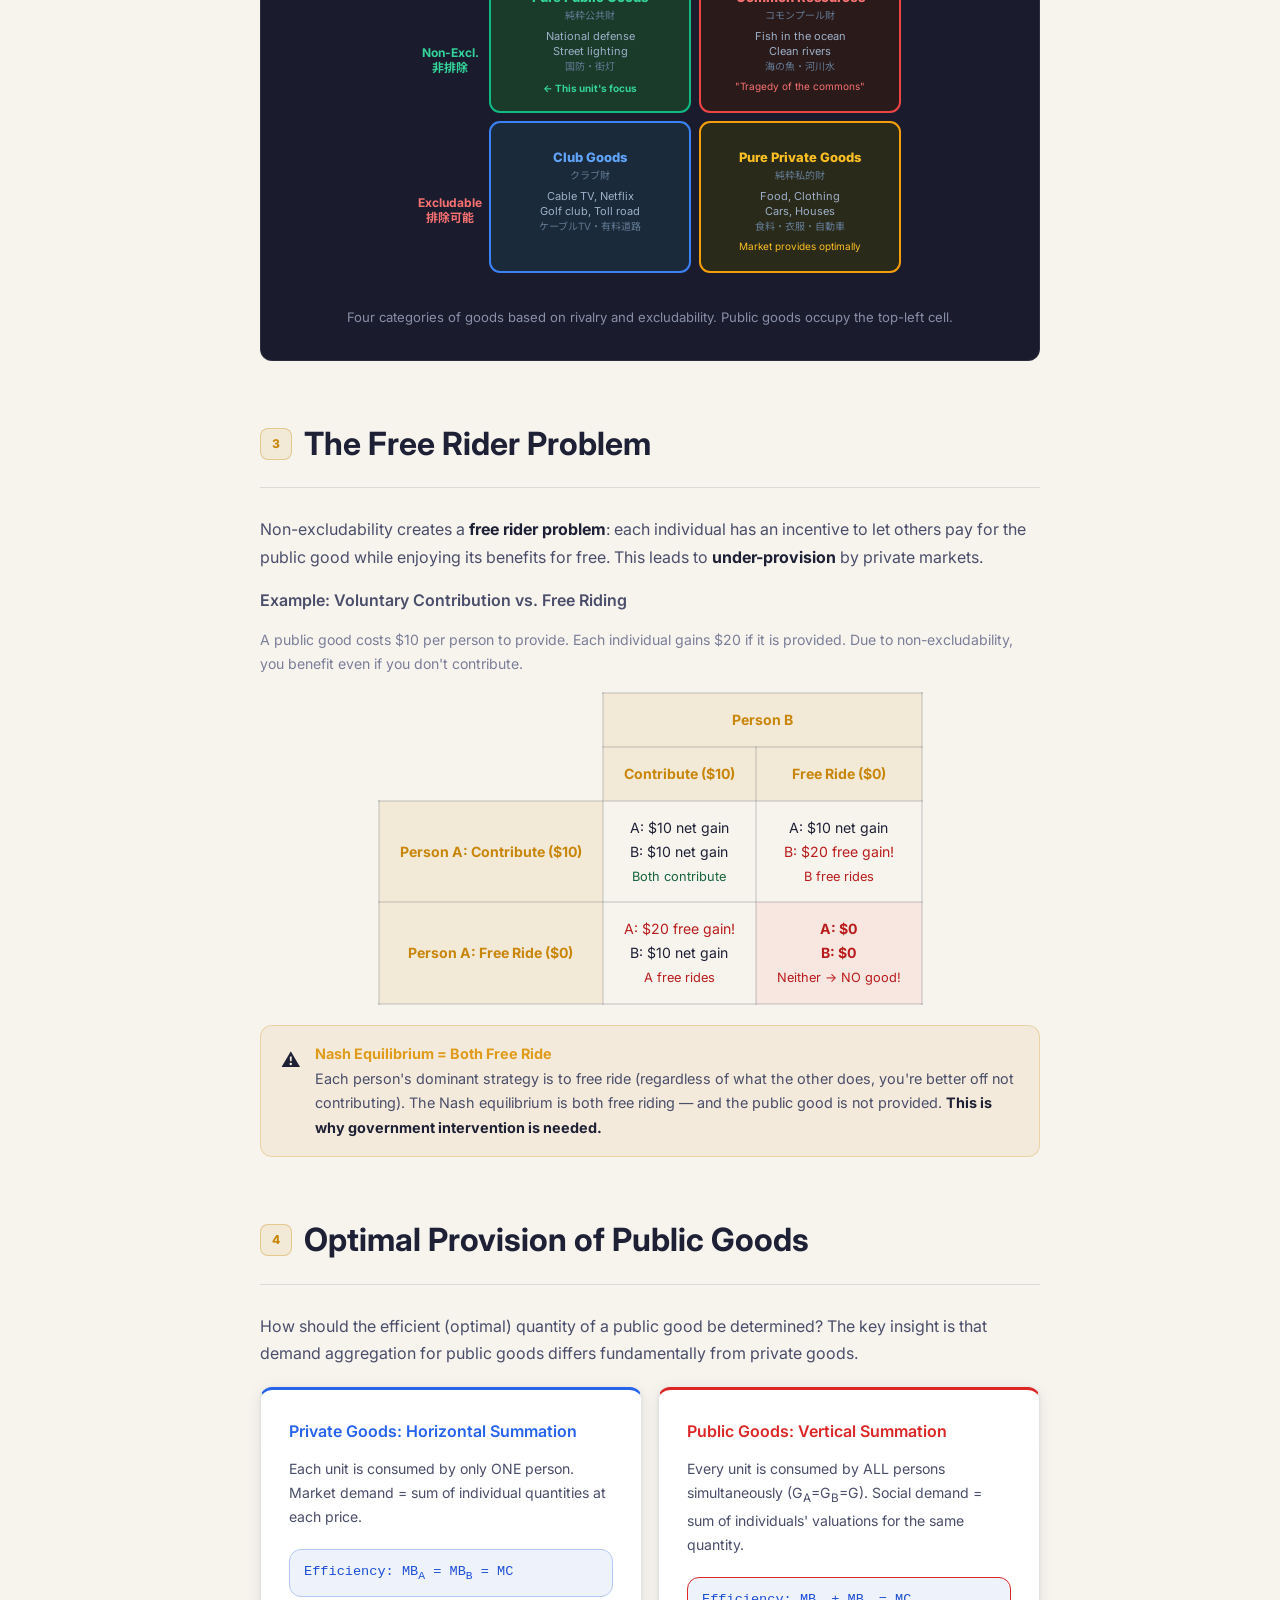
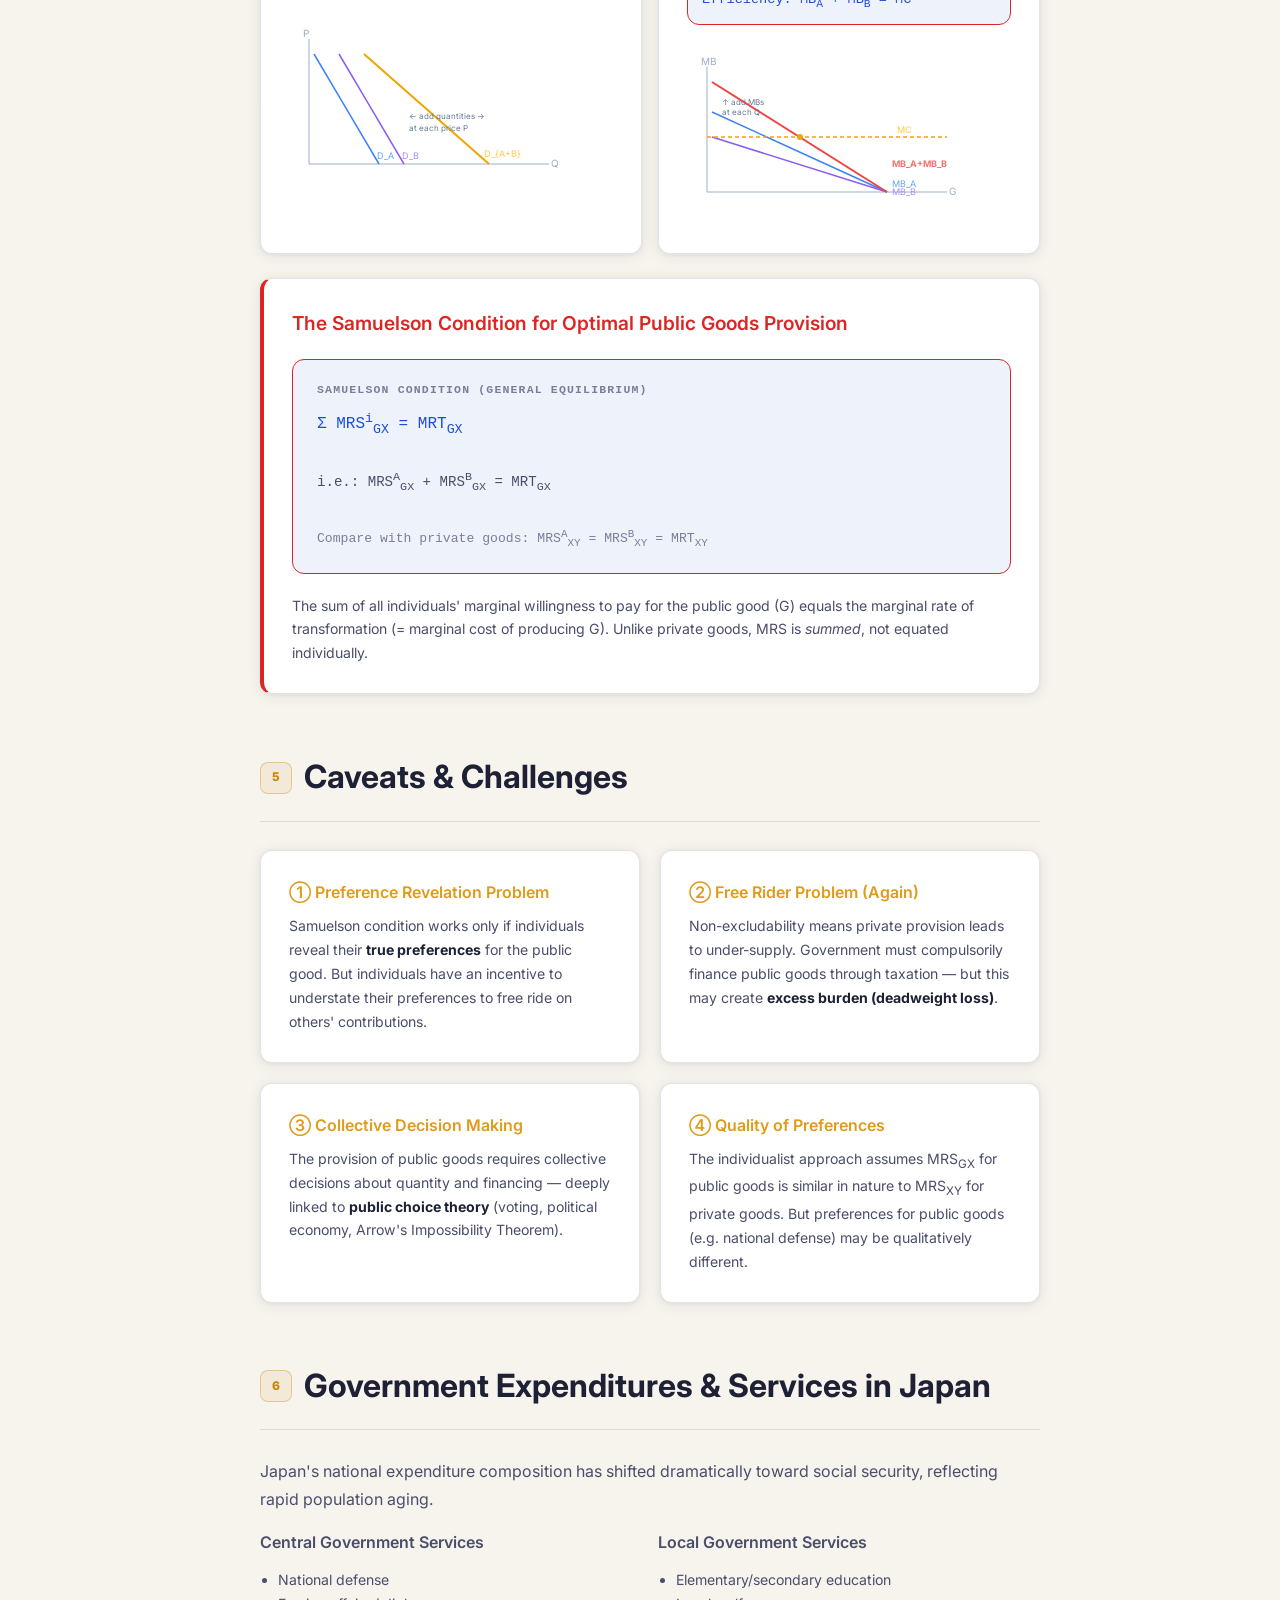
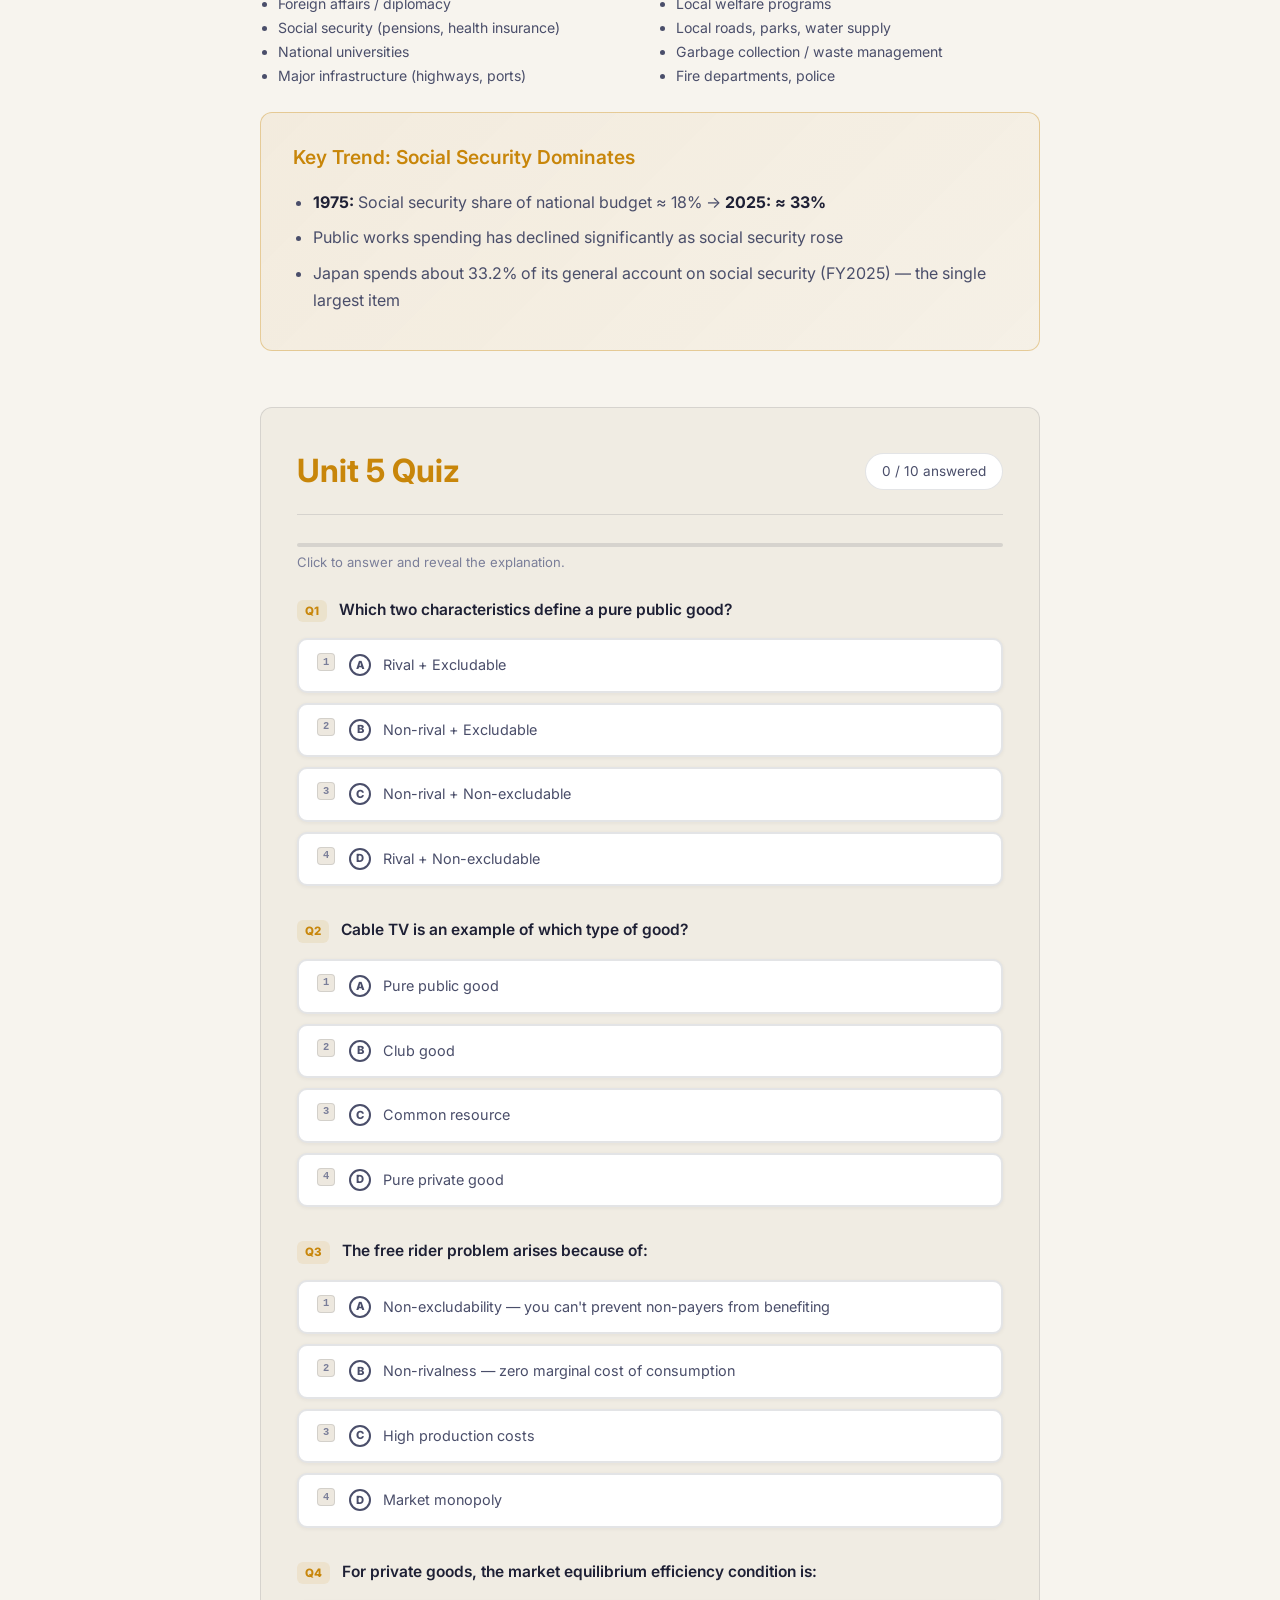
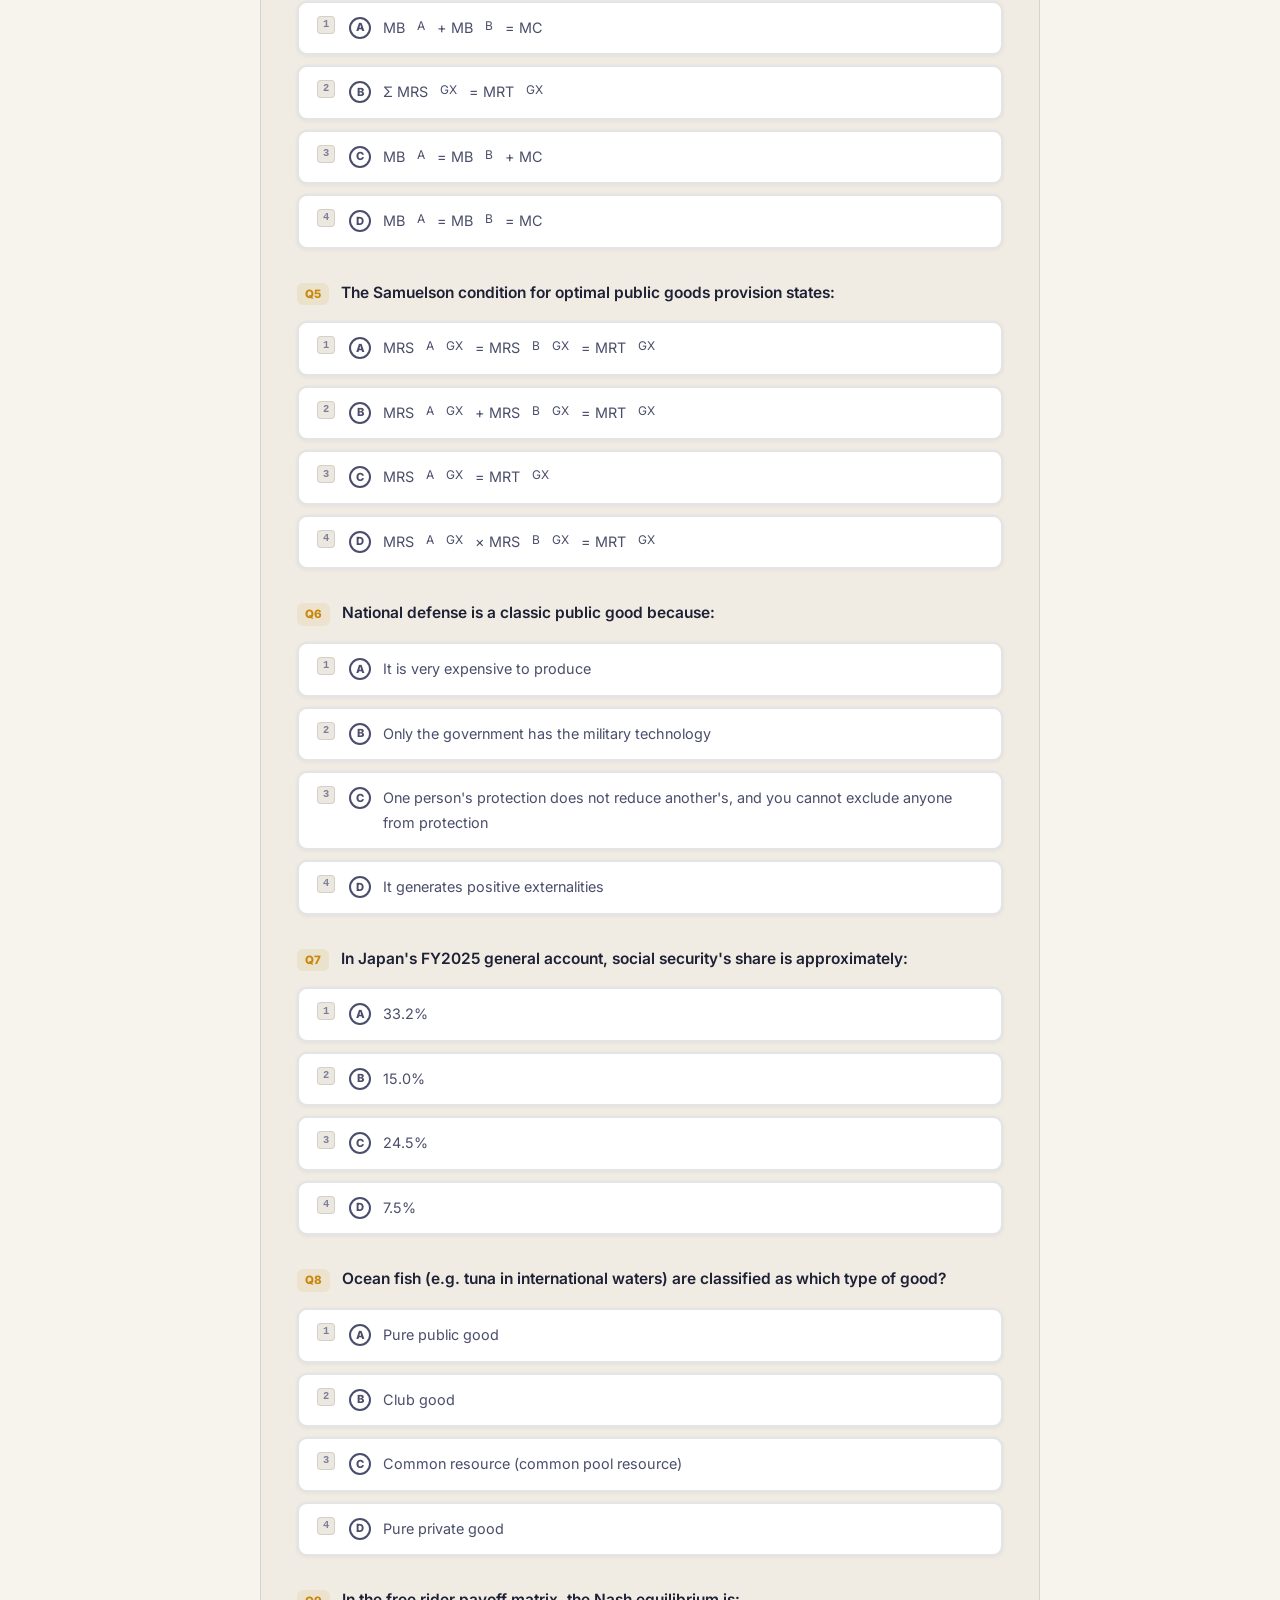
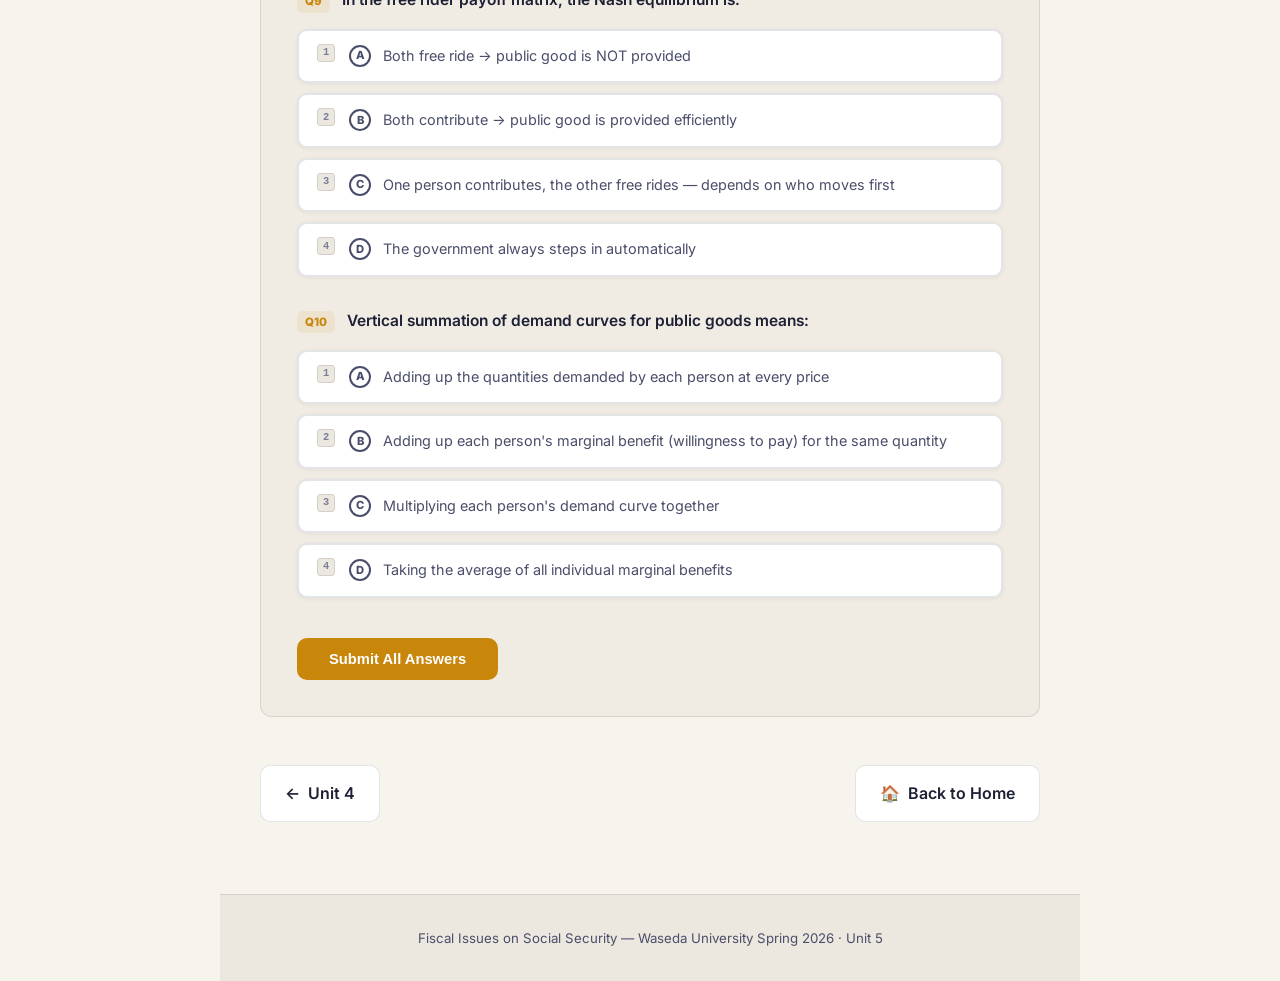
<file: unit5.html>
<!DOCTYPE html>
<html lang="en">
<head>
<meta charset="UTF-8">
<meta name="viewport" content="width=device-width,initial-scale=1">
<title>Unit 5: Public Goods — Fiscal Issues</title>
<link rel="stylesheet" href="styles.css">
<link href="https://fonts.googleapis.com/css2?family=Inter:wght@400;500;600;700;800&family=Noto+Sans+JP:wght@400;500;700&display=swap" rel="stylesheet">
</head>
<body>

<aside class="sidebar">
  <div class="sidebar-brand">📚 Fiscal Issues</div>
  <nav class="sidebar-nav">
    <a href="index.html">
      <span>🏠</span>
      <span class="en">Home</span><span class="jp">ホーム</span>
    </a>
    <a href="overview.html">
      <span>📋</span>
      <span class="en">Overview</span><span class="jp">授業概要</span>
    </a>
    <div class="sidebar-divider"></div>
    <div class="sidebar-section-label">
      <span class="en">Units</span><span class="jp">ユニット</span>
    </div>
    <a href="unit1.html" style="--unit-color:var(--unit1)">
      <span class="sidebar-unit-dot"></span>
      <span class="en">Unit 1 · Japan's Economy</span>
      <span class="jp">Unit 1 · 日本経済</span>
    </a>
    <a href="unit2.html" style="--unit-color:var(--unit2)">
      <span class="sidebar-unit-dot"></span>
      <span class="en">Unit 2 · Gov't Functions</span>
      <span class="jp">Unit 2 · 政府の機能</span>
    </a>
    <a href="unit3.html" style="--unit-color:var(--unit3)">
      <span class="sidebar-unit-dot"></span>
      <span class="en">Unit 3 · Pareto</span>
      <span class="jp">Unit 3 · パレート最適</span>
    </a>
    <a href="unit4.html" style="--unit-color:var(--unit4)">
      <span class="sidebar-unit-dot"></span>
      <span class="en">Unit 4 · Social Welfare</span>
      <span class="jp">Unit 4 · 社会的厚生</span>
    </a>
    <a href="unit5.html" style="--unit-color:var(--unit5)">
      <span class="sidebar-unit-dot"></span>
      <span class="en">Unit 5 · Public Goods</span>
      <span class="jp">Unit 5 · 公共財</span>
    </a>
  </nav>
  <div class="sidebar-footer">
    <button class="lang-toggle sidebar-lang-btn">🇯🇵 日本語</button>
  </div>
</aside>

<aside class="terms-panel">
  <div class="terms-panel-title">
    <span class="en">Key Terms</span><span class="jp">重要語句</span>
  </div>
  <ul class="terms-list">
    <li class="term-item">
      <span class="term-name en">Non-Rivalness</span>
      <span class="term-name jp">非競合性</span>
      <span class="term-def en">Zero MC for an additional person consuming the good; G<sub>A</sub> = G<sub>B</sub> = G</span>
      <span class="term-def jp">追加消費の限界コスト＝0・G<sub>A</sub> = G<sub>B</sub> = G</span>
    </li>
    <li class="term-item">
      <span class="term-name en">Non-Excludability</span>
      <span class="term-name jp">非排除性</span>
      <span class="term-def en">Impossible or very costly to prevent anyone from consuming</span>
      <span class="term-def jp">消費を妨げることが不可能または非常に高コスト</span>
    </li>
    <li class="term-item">
      <span class="term-name en">Pure Public Good</span>
      <span class="term-name jp">純粋公共財</span>
      <span class="term-def en">Both non-rival AND non-excludable (e.g. national defense)</span>
      <span class="term-def jp">非競合性かつ非排除性（例：国防）</span>
    </li>
    <li class="term-item">
      <span class="term-name en">Free Rider Problem</span>
      <span class="term-name jp">フリーライダー問題</span>
      <span class="term-def en">Incentive to benefit without paying → private market undersupplies</span>
      <span class="term-def jp">無賃乗車の誘因 → 民間市場では過少供給</span>
    </li>
    <li class="term-item">
      <span class="term-name en">Samuelson Rule</span>
      <span class="term-name jp">サミュエルソン条件</span>
      <span class="term-def en">Σ MRS<sub>i</sub> = MRT — optimal public good provision condition</span>
      <span class="term-def jp">Σ MRS<sub>i</sub> = MRT — 公共財の最適供給条件</span>
    </li>
    <li class="term-item">
      <span class="term-name en">Lindahl Equilibrium</span>
      <span class="term-name jp">リンダール均衡</span>
      <span class="term-def en">Each person pays their own MRS as their tax price</span>
      <span class="term-def jp">各人が自分のMRSを税価格として支払う均衡</span>
    </li>
    <li class="term-item">
      <span class="term-name en">Demand Revelation</span>
      <span class="term-name jp">選好顕示問題</span>
      <span class="term-def en">Incentive to understate willingness to pay under Lindahl pricing</span>
      <span class="term-def jp">リンダール価格下で真の支払意思額を低く申告する誘因</span>
    </li>
    <li class="term-item">
      <span class="term-name en">Club Goods</span>
      <span class="term-name jp">クラブ財</span>
      <span class="term-def en">Non-rival but excludable (e.g. toll road, cable TV)</span>
      <span class="term-def jp">非競合だが排除可能（例：有料道路・ケーブルTV）</span>
    </li>
    <li class="term-item">
      <span class="term-name en">Common Pool Resources</span>
      <span class="term-name jp">共有資源</span>
      <span class="term-def en">Rival but non-excludable → "tragedy of the commons"</span>
      <span class="term-def jp">競合するが排除不可 → 「共有地の悲劇」</span>
    </li>
  </ul>
</aside>

<nav class="topnav">
  <span class="nav-brand">📚 Fiscal Issues</span>
  <a href="index.html">Home</a>
  <a href="overview.html">Overview</a>
  <a href="unit1.html">Unit 1</a>
  <a href="unit2.html">Unit 2</a>
  <a href="unit3.html">Unit 3</a>
  <a href="unit4.html">Unit 4</a>
  <a href="unit5.html" class="active">Unit 5</a>
  <button class="lang-toggle">🇯🇵 日本語</button>
</nav>

<div class="unit-hero unit-color-5">
  <div class="container">
    <div class="breadcrumb">
      <a href="index.html">Home</a>
      <span class="sep">›</span>
      <span>Unit 5</span>
    </div>
    <div class="unit-badge">Unit 5</div>
    <h1 class="en">Public Goods</h1>
    <h1 class="jp">公共財</h1>
    <p style="color:var(--text-secondary);max-width:640px;margin-top:12px" class="en">Why can't markets provide national defense or street lights efficiently? Understand the two defining characteristics of public goods, the free rider problem, and how to find the optimal provision level.</p>
    <p style="color:var(--text-secondary);max-width:640px;margin-top:12px" class="jp">なぜ市場は国防や街灯を効率的に供給できないのか？公共財の2つの特性、フリーライダー問題、最適供給水準の求め方を理解する。</p>
  </div>
</div>

<main class="container section">

  <!-- Section 1: Definition -->
  <div id="sec-definition" class="concept-section">
    <div class="section-header">
      <div class="section-num">1</div>
      <h2 class="en">Definition of Public Goods</h2>
      <h2 class="jp">公共財の定義</h2>
    </div>

    <div class="key-concept" style="border-color:var(--unit5)">
      <h4 style="color:var(--unit5)" class="en">Samuelson's Definition (1954)</h4>
      <h4 style="color:var(--unit5)" class="jp">サミュエルソンの定義（1954年）</h4>
      <p class="en">A public good is one "which all enjoy in common in the sense that each individual's consumption of such a good leads to <strong style="color:var(--text-primary)">no subtraction</strong> from other individual's consumption of that good."</p>
      <p class="jp">公共財とは「ある個人がその財を消費しても、他の個人の消費量が<strong style="color:var(--text-primary)">減少しない</strong>という意味で、みんなが共同で享受する財」（サミュエルソン, 1954, p.387）</p>
    </div>

    <p class="en" style="margin-top:20px;margin-bottom:8px"><strong style="color:var(--text-primary)">Pure public goods</strong> have two key characteristics:</p>
    <p class="jp" style="margin-top:20px;margin-bottom:8px"><strong style="color:var(--text-primary)">純粋公共財</strong>は2つの重要な特性を持つ：</p>

    <div class="concept-grid">
      <div class="card" style="border-top:4px solid var(--unit5)">
        <h3 style="color:var(--unit5);margin-bottom:12px">① <span class="en">Non-Rivalness</span><span class="jp">非競合性</span></h3>
        <p class="en">"Once the good is provided, the <strong style="color:var(--text-primary)">additional resource cost of another person consuming the good is zero</strong>." (Rosen & Gayer, 2010)</p>
        <p class="jp">「財が一度供給されれば、<strong style="color:var(--text-primary)">追加的な人がその財を消費するための追加的資源コストはゼロ</strong>」（ローゼン＆ゲイヤー, 2010）</p>
        <div style="margin-top:12px;padding:12px;background:rgba(239,68,68,0.07);border-radius:8px;border:1px solid rgba(239,68,68,0.15)">
          <p style="font-size:0.85rem" class="en">→ <strong style="color:var(--text-primary)">Joint consumption</strong>: All individuals can consume the same quantity simultaneously: G<sub>A</sub> = G<sub>B</sub> = G</p>
          <p style="font-size:0.85rem" class="jp">→ <strong style="color:var(--text-primary)">共同消費</strong>：全員が同時に同量を消費できる：G<sub>A</sub> = G<sub>B</sub> = G</p>
        </div>
        <p style="margin-top:10px;font-size:0.85rem" class="en">Example: National defense, broadcast TV signals, lighthouse</p>
        <p style="margin-top:10px;font-size:0.85rem" class="jp">例：国防、テレビ放送電波、灯台</p>
      </div>

      <div class="card" style="border-top:4px solid var(--accent)">
        <h3 style="color:var(--accent);margin-bottom:12px">② <span class="en">Non-Excludability</span><span class="jp">非排除性</span></h3>
        <p class="en">"To <strong style="color:var(--text-primary)">prevent anyone consuming the good is either very expensive or impossible</strong>." (Rosen & Gayer, 2010)</p>
        <p class="jp">「<strong style="color:var(--text-primary)">誰かがその財を消費することを妨げることが非常に高コストか不可能</strong>」（ローゼン＆ゲイヤー, 2010）</p>
        <div style="margin-top:12px;padding:12px;background:rgba(240,165,0,0.07);border-radius:8px;border:1px solid rgba(240,165,0,0.15)">
          <p style="font-size:0.85rem" class="en">→ You cannot charge for the good or exclude non-payers → leads to the <strong style="color:var(--text-primary)">free rider problem</strong></p>
          <p style="font-size:0.85rem" class="jp">→ 財の対価を請求したり非支払者を排除できない → <strong style="color:var(--text-primary)">フリーライダー問題</strong>につながる</p>
        </div>
        <p style="margin-top:10px;font-size:0.85rem" class="en">Example: National defense, clean air, street lighting</p>
        <p style="margin-top:10px;font-size:0.85rem" class="jp">例：国防、清潔な空気、街灯</p>
      </div>
    </div>

    <div class="callout callout-info" style="margin-top:20px">
      <span class="callout-icon">ℹ️</span>
      <div>
        <strong style="color:var(--info)" class="en">Important Qualifications</strong>
        <strong style="color:var(--info)" class="jp">重要な但し書き</strong>
        <ul style="padding-left:16px;margin-top:6px;font-size:0.88rem;color:var(--text-secondary)">
          <li class="en">Classification can change with technology and context (e.g. a park becomes crowded)</li>
          <li class="jp">技術・状況により分類が変わりうる（例：公園が混雑するようになる）</li>
          <li class="en">Publicly <em>provided</em> goods are not always public goods (e.g. public housing = private good provided publicly)</li>
          <li class="jp">公的に<em>供給される</em>財が必ずしも公共財とは限らない（例：公営住宅＝公的に供給される私的財）</li>
          <li class="en">Private individuals can provide public goods (e.g. a private library open to all)</li>
          <li class="jp">民間個人も公共財を供給できる（例：すべての人に開放される私立図書館）</li>
        </ul>
      </div>
    </div>
  </div>

  <!-- Section 2: Taxonomy -->
  <div id="sec-taxonomy" class="concept-section">
    <div class="section-header">
      <div class="section-num">2</div>
      <h2 class="en">A Taxonomy of Goods</h2>
      <h2 class="jp">財のタクソノミー（分類）</h2>
    </div>

    <p class="en" style="margin-bottom:20px">Goods can be classified along two dimensions: rivalry and excludability. This gives four categories:</p>
    <p class="jp" style="margin-bottom:20px">財は競合性と排除性の2軸で分類できる。これにより4つのカテゴリーが生まれる：</p>

    <!-- 2x2 Matrix -->
    <div class="diagram-wrap">
      <svg viewBox="0 0 560 360" width="560" height="360">
        <!-- Column headers -->
        <text x="220" y="25" text-anchor="middle" fill="#34d399" font-size="13" font-weight="700">Non-Rival / 非競合</text>
        <text x="420" y="25" text-anchor="middle" fill="#f87171" font-size="13" font-weight="700">Rival / 競合</text>

        <!-- Row headers -->
        <text x="80" y="135" text-anchor="middle" fill="#34d399" font-size="12" font-weight="700">Non-Excl.</text>
        <text x="80" y="150" text-anchor="middle" fill="#34d399" font-size="12" font-weight="700">非排除</text>
        <text x="80" y="285" text-anchor="middle" fill="#f87171" font-size="12" font-weight="700">Excludable</text>
        <text x="80" y="300" text-anchor="middle" fill="#f87171" font-size="12" font-weight="700">排除可能</text>

        <!-- Grid -->
        <rect x="120" y="40" width="200" height="150" rx="10" fill="#1a3a2a" stroke="#10b981" stroke-width="2"/>
        <rect x="330" y="40" width="200" height="150" rx="10" fill="#2a1a1a" stroke="#ef4444" stroke-width="2"/>
        <rect x="120" y="200" width="200" height="150" rx="10" fill="#1a2a3a" stroke="#3b82f6" stroke-width="2"/>
        <rect x="330" y="200" width="200" height="150" rx="10" fill="#2a2a1a" stroke="#f59e0b" stroke-width="2"/>

        <!-- Cell: Non-rival + Non-excl = Pure Public Good -->
        <text x="220" y="80" text-anchor="middle" fill="#34d399" font-size="13" font-weight="800">Pure Public Goods</text>
        <text x="220" y="97" text-anchor="middle" fill="#637a94" font-size="10">純粋公共財</text>
        <text x="220" y="118" text-anchor="middle" fill="#9db0c8" font-size="11">National defense</text>
        <text x="220" y="133" text-anchor="middle" fill="#9db0c8" font-size="11">Street lighting</text>
        <text x="220" y="148" text-anchor="middle" fill="#637a94" font-size="10">国防・街灯</text>
        <text x="220" y="170" text-anchor="middle" fill="#34d399" font-size="10" font-weight="700">← This unit's focus</text>

        <!-- Cell: Rival + Non-excl = Common Resources -->
        <text x="430" y="80" text-anchor="middle" fill="#f87171" font-size="13" font-weight="800">Common Resources</text>
        <text x="430" y="97" text-anchor="middle" fill="#637a94" font-size="10">コモンプール財</text>
        <text x="430" y="118" text-anchor="middle" fill="#9db0c8" font-size="11">Fish in the ocean</text>
        <text x="430" y="133" text-anchor="middle" fill="#9db0c8" font-size="11">Clean rivers</text>
        <text x="430" y="148" text-anchor="middle" fill="#637a94" font-size="10">海の魚・河川水</text>
        <text x="430" y="168" text-anchor="middle" fill="#f87171" font-size="10">"Tragedy of the commons"</text>

        <!-- Cell: Non-rival + Excl = Club Goods -->
        <text x="220" y="240" text-anchor="middle" fill="#60a5fa" font-size="13" font-weight="800">Club Goods</text>
        <text x="220" y="257" text-anchor="middle" fill="#637a94" font-size="10">クラブ財</text>
        <text x="220" y="278" text-anchor="middle" fill="#9db0c8" font-size="11">Cable TV, Netflix</text>
        <text x="220" y="293" text-anchor="middle" fill="#9db0c8" font-size="11">Golf club, Toll road</text>
        <text x="220" y="308" text-anchor="middle" fill="#637a94" font-size="10">ケーブルTV・有料道路</text>

        <!-- Cell: Rival + Excl = Pure Private Good -->
        <text x="430" y="240" text-anchor="middle" fill="#fbbf24" font-size="13" font-weight="800">Pure Private Goods</text>
        <text x="430" y="257" text-anchor="middle" fill="#637a94" font-size="10">純粋私的財</text>
        <text x="430" y="278" text-anchor="middle" fill="#9db0c8" font-size="11">Food, Clothing</text>
        <text x="430" y="293" text-anchor="middle" fill="#9db0c8" font-size="11">Cars, Houses</text>
        <text x="430" y="308" text-anchor="middle" fill="#637a94" font-size="10">食料・衣服・自動車</text>
        <text x="430" y="328" text-anchor="middle" fill="#fbbf24" font-size="10">Market provides optimally</text>
      </svg>
      <figcaption class="en">Four categories of goods based on rivalry and excludability. Public goods occupy the top-left cell.</figcaption>
      <figcaption class="jp">競合性と排除性に基づく4つの財カテゴリー。公共財は左上のセル。</figcaption>
    </div>
  </div>

  <!-- Section 3: Free Rider Problem -->
  <div id="sec-freerider" class="concept-section">
    <div class="section-header">
      <div class="section-num">3</div>
      <h2 class="en">The Free Rider Problem</h2>
      <h2 class="jp">フリーライダー問題</h2>
    </div>

    <p class="en" style="margin-bottom:16px">Non-excludability creates a <strong style="color:var(--text-primary)">free rider problem</strong>: each individual has an incentive to let others pay for the public good while enjoying its benefits for free. This leads to <strong style="color:var(--text-primary)">under-provision</strong> by private markets.</p>
    <p class="jp" style="margin-bottom:16px">非排除性は<strong style="color:var(--text-primary)">フリーライダー問題</strong>を生む：各個人は他者にコストを負担させながら無料で利益を享受しようとするインセンティブを持つ。これにより私的市場では<strong style="color:var(--text-primary)">過少供給</strong>が生じる。</p>

    <!-- Payoff Matrix -->
    <h4 style="color:var(--text-secondary);margin-bottom:14px" class="en">Example: Voluntary Contribution vs. Free Riding</h4>
    <h4 style="color:var(--text-secondary);margin-bottom:14px" class="jp">例：自発的拠出 vs フリーライド</h4>
    <p style="font-size:0.88rem;color:var(--text-muted);margin-bottom:16px" class="en">A public good costs $10 per person to provide. Each individual gains $20 if it is provided. Due to non-excludability, you benefit even if you don't contribute.</p>
    <p style="font-size:0.88rem;color:var(--text-muted);margin-bottom:16px" class="jp">公共財の供給コストは1人あたり10ドル。供給されれば各個人は20ドルの便益を得る。非排除性により、拠出しなくても利益を得られる。</p>

    <div class="matrix-wrap">
      <table class="matrix-table">
        <thead>
          <tr>
            <td class="corner"></td>
            <th colspan="2" class="en">Person B</th>
            <th colspan="2" class="jp">Bさん</th>
          </tr>
          <tr>
            <td class="corner"></td>
            <th class="en">Contribute ($10)</th><th class="jp">拠出（$10）</th>
            <th class="en">Free Ride ($0)</th><th class="jp">フリーライド（$0）</th>
          </tr>
        </thead>
        <tbody>
          <tr>
            <th class="en">Person A: Contribute ($10)</th>
            <th class="jp">Aさん：拠出</th>
            <td class="en">A: $10 net gain<br>B: $10 net gain<br><span style="color:var(--success);font-size:0.8rem">Both contribute</span></td>
            <td class="jp">A: +$10<br>B: +$10<br><span style="color:var(--success);font-size:0.8rem">双方拠出</span></td>
            <td class="en">A: $10 net gain<br><span class="lowlight">B: $20 free gain!</span><br><span style="color:var(--error);font-size:0.8rem">B free rides</span></td>
            <td class="jp">A: +$10<br><span class="lowlight">B: +$20（無料）</span><br><span style="color:var(--error);font-size:0.8rem">Bがフリーライド</span></td>
          </tr>
          <tr>
            <th class="en">Person A: Free Ride ($0)</th>
            <th class="jp">Aさん：フリーライド</th>
            <td class="en"><span class="lowlight">A: $20 free gain!</span><br>B: $10 net gain<br><span style="color:var(--error);font-size:0.8rem">A free rides</span></td>
            <td class="jp"><span class="lowlight">A: +$20（無料）</span><br>B: +$10<br><span style="color:var(--error);font-size:0.8rem">Aがフリーライド</span></td>
            <td class="en" style="background:rgba(248,113,113,0.1)"><strong style="color:var(--error)">A: $0<br>B: $0</strong><br><span style="color:var(--error);font-size:0.8rem">Neither → NO good!</span></td>
            <td class="jp" style="background:rgba(248,113,113,0.1)"><strong style="color:var(--error)">A: $0<br>B: $0</strong><br><span style="color:var(--error);font-size:0.8rem">双方フリーライド→供給なし！</span></td>
          </tr>
        </tbody>
      </table>
    </div>

    <div class="callout callout-warn" style="margin-top:20px">
      <span class="callout-icon">⚠️</span>
      <div>
        <strong style="color:var(--accent-light)" class="en">Nash Equilibrium = Both Free Ride</strong>
        <strong style="color:var(--accent-light)" class="jp">ナッシュ均衡 = 双方フリーライド</strong>
        <p class="en">Each person's dominant strategy is to free ride (regardless of what the other does, you're better off not contributing). The Nash equilibrium is both free riding — and the public good is not provided. <strong style="color:var(--text-primary)">This is why government intervention is needed.</strong></p>
        <p class="jp">各個人の支配戦略はフリーライド（相手がどうであれ拠出しない方が得）。ナッシュ均衡は双方フリーライド — 公共財は供給されない。<strong style="color:var(--text-primary)">これが政府介入が必要な理由。</strong></p>
      </div>
    </div>
  </div>

  <!-- Section 4: Optimal Provision -->
  <div id="sec-optimal" class="concept-section">
    <div class="section-header">
      <div class="section-num">4</div>
      <h2 class="en">Optimal Provision of Public Goods</h2>
      <h2 class="jp">公共財の最適供給</h2>
    </div>

    <p class="en" style="margin-bottom:20px">How should the efficient (optimal) quantity of a public good be determined? The key insight is that demand aggregation for public goods differs fundamentally from private goods.</p>
    <p class="jp" style="margin-bottom:20px">公共財の効率的（最適）な量はどう決定されるか？重要な洞察は、公共財の需要集計が私的財と根本的に異なる点にある。</p>

    <!-- Private vs Public Demand Aggregation -->
    <div class="concept-grid">
      <div class="card" style="border-top:3px solid var(--unit1)">
        <h4 style="color:var(--unit1);margin-bottom:12px" class="en">Private Goods: Horizontal Summation</h4>
        <h4 style="color:var(--unit1);margin-bottom:12px" class="jp">私的財：水平方向の合計</h4>
        <p class="en" style="font-size:0.88rem;margin-bottom:12px">Each unit is consumed by only ONE person. Market demand = sum of individual quantities at each price.</p>
        <p class="jp" style="font-size:0.88rem;margin-bottom:12px">各単位は1人のみが消費。市場需要 = 各価格での個人ごとの数量の合計。</p>
        <div class="math-box" style="font-size:0.85rem;padding:10px 14px">
          <span class="en">Efficiency: MB<sub>A</sub> = MB<sub>B</sub> = MC</span>
          <span class="jp">効率条件：MB<sub>A</sub> = MB<sub>B</sub> = MC</span>
        </div>
        <!-- Horizontal summation diagram -->
        <svg viewBox="0 0 280 160" width="280" height="160" style="margin-top:12px">
          <line x1="20" y1="10" x2="20" y2="135" stroke="#9db0c8" stroke-width="1"/>
          <line x1="20" y1="135" x2="260" y2="135" stroke="#9db0c8" stroke-width="1"/>
          <text x="14" y="8" fill="#9db0c8" font-size="10">P</text>
          <text x="262" y="138" fill="#9db0c8" font-size="10">Q</text>
          <!-- D_A -->
          <line x1="25" y1="25" x2="90" y2="135" stroke="#3b82f6" stroke-width="1.5"/>
          <text x="88" y="130" fill="#60a5fa" font-size="9">D_A</text>
          <!-- D_B -->
          <line x1="50" y1="25" x2="115" y2="135" stroke="#8b5cf6" stroke-width="1.5"/>
          <text x="113" y="130" fill="#a78bfa" font-size="9">D_B</text>
          <!-- D_A+B (horizontal sum) -->
          <line x1="75" y1="25" x2="200" y2="135" stroke="#f0a500" stroke-width="2"/>
          <text x="195" y="128" fill="#ffc940" font-size="9">D_{A+B}</text>
          <!-- Arrow showing horizontal -->
          <text x="120" y="90" fill="#637a94" font-size="8">← add quantities →</text>
          <text x="120" y="102" fill="#637a94" font-size="8">at each price P</text>
        </svg>
      </div>

      <div class="card" style="border-top:3px solid var(--unit5)">
        <h4 style="color:var(--unit5);margin-bottom:12px" class="en">Public Goods: Vertical Summation</h4>
        <h4 style="color:var(--unit5);margin-bottom:12px" class="jp">公共財：垂直方向の合計</h4>
        <p class="en" style="font-size:0.88rem;margin-bottom:12px">Every unit is consumed by ALL persons simultaneously (G<sub>A</sub>=G<sub>B</sub>=G). Social demand = sum of individuals' valuations for the same quantity.</p>
        <p class="jp" style="font-size:0.88rem;margin-bottom:12px">全員が同時に同量を消費（G<sub>A</sub>=G<sub>B</sub>=G）。社会的需要 = 同量に対する個人の評価額の合計。</p>
        <div class="math-box" style="font-size:0.85rem;padding:10px 14px;border-color:var(--unit5)">
          <span class="en">Efficiency: MB<sub>A</sub> + MB<sub>B</sub> = MC</span>
          <span class="jp">効率条件：MB<sub>A</sub> + MB<sub>B</sub> = MC</span>
        </div>
        <!-- Vertical summation diagram -->
        <svg viewBox="0 0 280 160" width="280" height="160" style="margin-top:12px">
          <line x1="20" y1="10" x2="20" y2="135" stroke="#9db0c8" stroke-width="1"/>
          <line x1="20" y1="135" x2="260" y2="135" stroke="#9db0c8" stroke-width="1"/>
          <text x="14" y="8" fill="#9db0c8" font-size="10">MB</text>
          <text x="262" y="138" fill="#9db0c8" font-size="10">G</text>
          <!-- MB_A -->
          <line x1="25" y1="55" x2="200" y2="135" stroke="#3b82f6" stroke-width="1.5"/>
          <text x="205" y="130" fill="#60a5fa" font-size="9">MB_A</text>
          <!-- MB_B -->
          <line x1="25" y1="80" x2="200" y2="135" stroke="#8b5cf6" stroke-width="1.5"/>
          <text x="205" y="138" fill="#a78bfa" font-size="9">MB_B</text>
          <!-- MB_A+B (vertical sum) -->
          <line x1="25" y1="25" x2="200" y2="135" stroke="#ef4444" stroke-width="2"/>
          <text x="205" y="110" fill="#f87171" font-size="9" font-weight="700">MB_A+MB_B</text>
          <!-- MC line -->
          <line x1="20" y1="80" x2="260" y2="80" stroke="#f0a500" stroke-width="1.5" stroke-dasharray="4,3"/>
          <text x="210" y="76" fill="#ffc940" font-size="9">MC</text>
          <!-- Arrow showing vertical -->
          <text x="35" y="48" fill="#637a94" font-size="8">↑ add MBs</text>
          <text x="35" y="58" fill="#637a94" font-size="8">at each Q</text>
          <!-- Equilibrium -->
          <circle cx="113" cy="80" r="3" fill="#f0a500"/>
        </svg>
      </div>
    </div>

    <!-- Samuelson Condition -->
    <div class="card" style="border-left:4px solid var(--unit5);margin-top:24px">
      <h3 style="color:var(--unit5);margin-bottom:12px" class="en">The Samuelson Condition for Optimal Public Goods Provision</h3>
      <h3 style="color:var(--unit5);margin-bottom:12px" class="jp">最適公共財供給のサミュエルソン条件</h3>
      <div class="math-box" style="border-color:var(--unit5);font-size:1rem">
        <div class="label">Samuelson Condition (General Equilibrium)</div>
        Σ MRS<sup>i</sup><sub>GX</sub> = MRT<sub>GX</sub>
        <br><br>
        <span style="color:var(--text-secondary);font-size:0.88rem">
          <span class="en">i.e.: MRS<sup>A</sup><sub>GX</sub> + MRS<sup>B</sup><sub>GX</sub> = MRT<sub>GX</sub></span>
          <span class="jp">すなわち：MRS<sup>A</sup><sub>GX</sub> + MRS<sup>B</sup><sub>GX</sub> = MRT<sub>GX</sub></span>
        </span>
        <br><br>
        <span style="color:var(--text-muted);font-size:0.82rem">
          <span class="en">Compare with private goods: MRS<sup>A</sup><sub>XY</sub> = MRS<sup>B</sup><sub>XY</sub> = MRT<sub>XY</sub></span>
          <span class="jp">私的財との比較：MRS<sup>A</sup><sub>XY</sub> = MRS<sup>B</sup><sub>XY</sub> = MRT<sub>XY</sub></span>
        </span>
      </div>
      <p class="en" style="margin-top:14px;font-size:0.88rem">The sum of all individuals' marginal willingness to pay for the public good (G) equals the marginal rate of transformation (= marginal cost of producing G). Unlike private goods, MRS is <em>summed</em>, not equated individually.</p>
      <p class="jp" style="margin-top:14px;font-size:0.88rem">公共財(G)に対するすべての個人の限界支払意思額の合計が限界変換率（Gの限界生産費）に等しい。私的財と異なり、MRSは個別に等しくなるのではなく<em>合計</em>される。</p>
    </div>
  </div>

  <!-- Section 5: Caveats -->
  <div id="sec-caveats" class="concept-section">
    <div class="section-header">
      <div class="section-num">5</div>
      <h2 class="en">Caveats & Challenges</h2>
      <h2 class="jp">留意点と課題</h2>
    </div>

    <div class="card-grid">
      <div class="card">
        <h4 style="color:var(--accent-light);margin-bottom:8px">① <span class="en">Preference Revelation Problem</span><span class="jp">選好顕示問題</span></h4>
        <p class="en" style="font-size:0.88rem">Samuelson condition works only if individuals reveal their <strong style="color:var(--text-primary)">true preferences</strong> for the public good. But individuals have an incentive to understate their preferences to free ride on others' contributions.</p>
        <p class="jp" style="font-size:0.88rem">サミュエルソン条件は個人が公共財への<strong style="color:var(--text-primary)">真の選好</strong>を顕示した場合のみ機能。しかし個人は他者の拠出にフリーライドするために選好を過少申告するインセンティブを持つ。</p>
      </div>
      <div class="card">
        <h4 style="color:var(--accent-light);margin-bottom:8px">② <span class="en">Free Rider Problem (Again)</span><span class="jp">フリーライダー問題（再確認）</span></h4>
        <p class="en" style="font-size:0.88rem">Non-excludability means private provision leads to under-supply. Government must compulsorily finance public goods through taxation — but this may create <strong style="color:var(--text-primary)">excess burden (deadweight loss)</strong>.</p>
        <p class="jp" style="font-size:0.88rem">非排除性により私的供給では過少供給。政府は課税で強制的に公共財を調達するが、これは<strong style="color:var(--text-primary)">超過負担（死荷重）</strong>を生む可能性がある。</p>
      </div>
      <div class="card">
        <h4 style="color:var(--accent-light);margin-bottom:8px">③ <span class="en">Collective Decision Making</span><span class="jp">集団意思決定</span></h4>
        <p class="en" style="font-size:0.88rem">The provision of public goods requires collective decisions about quantity and financing — deeply linked to <strong style="color:var(--text-primary)">public choice theory</strong> (voting, political economy, Arrow's Impossibility Theorem).</p>
        <p class="jp" style="font-size:0.88rem">公共財の供給には数量と財源についての集団的決定が必要 — <strong style="color:var(--text-primary)">公共選択理論</strong>（投票・政治経済学・アローの不可能性定理）と深く連関。</p>
      </div>
      <div class="card">
        <h4 style="color:var(--accent-light);margin-bottom:8px">④ <span class="en">Quality of Preferences</span><span class="jp">選好の質的相違</span></h4>
        <p class="en" style="font-size:0.88rem">The individualist approach assumes MRS<sub>GX</sub> for public goods is similar in nature to MRS<sub>XY</sub> for private goods. But preferences for public goods (e.g. national defense) may be qualitatively different.</p>
        <p class="jp" style="font-size:0.88rem">個人主義的アプローチは公共財のMRS<sub>GX</sub>が私的財のMRS<sub>XY</sub>と性質的に類似と仮定するが、公共財（例：国防）への選好は質的に異なりうる。</p>
      </div>
    </div>
  </div>

  <!-- Japan Government Expenditure -->
  <div class="concept-section">
    <div class="section-header">
      <div class="section-num">6</div>
      <h2 class="en">Government Expenditures & Services in Japan</h2>
      <h2 class="jp">日本の政府支出とサービス</h2>
    </div>

    <p class="en" style="margin-bottom:16px">Japan's national expenditure composition has shifted dramatically toward social security, reflecting rapid population aging.</p>
    <p class="jp" style="margin-bottom:16px">少子高齢化を反映し、日本の国家支出構成は社会保障へと大きくシフトした。</p>

    <div class="concept-grid">
      <div>
        <h4 style="color:var(--text-secondary);margin-bottom:12px" class="en">Central Government Services</h4>
        <h4 style="color:var(--text-secondary);margin-bottom:12px" class="jp">中央政府のサービス</h4>
        <ul style="padding-left:18px;color:var(--text-secondary);font-size:0.88rem">
          <li class="en">National defense</li><li class="jp">国防</li>
          <li class="en">Foreign affairs / diplomacy</li><li class="jp">外交</li>
          <li class="en">Social security (pensions, health insurance)</li><li class="jp">社会保障（年金・健康保険）</li>
          <li class="en">National universities</li><li class="jp">国立大学</li>
          <li class="en">Major infrastructure (highways, ports)</li><li class="jp">主要インフラ（高速道路・港湾）</li>
        </ul>
      </div>
      <div>
        <h4 style="color:var(--text-secondary);margin-bottom:12px" class="en">Local Government Services</h4>
        <h4 style="color:var(--text-secondary);margin-bottom:12px" class="jp">地方政府のサービス</h4>
        <ul style="padding-left:18px;color:var(--text-secondary);font-size:0.88rem">
          <li class="en">Elementary/secondary education</li><li class="jp">初・中等教育</li>
          <li class="en">Local welfare programs</li><li class="jp">地域福祉プログラム</li>
          <li class="en">Local roads, parks, water supply</li><li class="jp">地方道路・公園・上下水道</li>
          <li class="en">Garbage collection / waste management</li><li class="jp">ごみ収集・廃棄物管理</li>
          <li class="en">Fire departments, police</li><li class="jp">消防・警察</li>
        </ul>
      </div>
    </div>

    <div class="summary-box" style="margin-top:24px">
      <h3 class="en">Key Trend: Social Security Dominates</h3>
      <h3 class="jp">重要トレンド：社会保障費の増大</h3>
      <ul>
        <li class="en"><strong>1975:</strong> Social security share of national budget ≈ 18% → <strong>2025: ≈ 33%</strong></li>
        <li class="jp"><strong>1975年：</strong>国家予算に占める社会保障費 ≈ 18% → <strong>2025年：≈ 33%</strong></li>
        <li class="en">Public works spending has declined significantly as social security rose</li>
        <li class="jp">社会保障費増大に伴い公共事業費は大幅に減少</li>
        <li class="en">Japan spends about 33.2% of its general account on social security (FY2025) — the single largest item</li>
        <li class="jp">日本の一般会計歳出の約33.2%が社会保障費（2025年度）— 最大項目</li>
      </ul>
    </div>
  </div>

  <!-- Quiz -->
  <div id="quiz-section" class="quiz-section" data-quiz>
    <div class="quiz-header">
      <h2 class="en">Unit 5 Quiz</h2>
      <h2 class="jp">Unit 5 クイズ</h2>
      <span class="quiz-score">0 / 10 answered</span>
    </div>
    <div class="progress-bar"><div class="progress-fill" style="width:0%"></div></div>
    <p style="font-size:0.82rem;color:var(--text-muted);margin-bottom:24px" class="en">Click to answer and reveal the explanation.</p>
    <p style="font-size:0.82rem;color:var(--text-muted);margin-bottom:24px" class="jp">クリックして回答・解説を表示。</p>

    <div class="question-block" data-correct="2" data-deep-link="unit5.html#sec-definition" data-deep-label="Definition of Public Goods">
      <h4><span class="q-num">Q1</span> <span class="en">Which two characteristics define a pure public good?</span><span class="jp">純粋公共財を定義する2つの特性は？</span></h4>
      <div class="options">
        <div class="option"><span class="option-marker">A</span> <span class="en">Rival + Excludable</span><span class="jp">競合＋排除可能</span></div>
        <div class="option"><span class="option-marker">B</span> <span class="en">Non-rival + Excludable</span><span class="jp">非競合＋排除可能</span></div>
        <div class="option"><span class="option-marker">C</span> <span class="en">Non-rival + Non-excludable</span><span class="jp">非競合＋非排除</span></div>
        <div class="option"><span class="option-marker">D</span> <span class="en">Rival + Non-excludable</span><span class="jp">競合＋非排除</span></div>
      </div>
      <div class="explanation"><strong class="en">Non-rival + Non-excludable</strong><strong class="jp">非競合＋非排除</strong> — <span class="en">Non-rivalness means zero marginal cost of an additional consumer. Non-excludability means you can't prevent anyone from consuming it. Together they create public goods that private markets under-provide.</span><span class="jp">非競合性は追加消費者の限界コストがゼロ。非排除性は誰かの消費を妨げられない。この組み合わせが私的市場で過少供給される公共財を生む。</span></div>
    </div>

    <div class="question-block" data-correct="1" data-deep-link="unit5.html#sec-taxonomy" data-deep-label="Taxonomy of Goods (2×2 Matrix)">
      <h4><span class="q-num">Q2</span> <span class="en">Cable TV is an example of which type of good?</span><span class="jp">ケーブルテレビはどのタイプの財の例か？</span></h4>
      <div class="options">
        <div class="option"><span class="option-marker">A</span> <span class="en">Pure public good</span><span class="jp">純粋公共財</span></div>
        <div class="option"><span class="option-marker">B</span> <span class="en">Club good</span><span class="jp">クラブ財</span></div>
        <div class="option"><span class="option-marker">C</span> <span class="en">Common resource</span><span class="jp">コモンプール財</span></div>
        <div class="option"><span class="option-marker">D</span> <span class="en">Pure private good</span><span class="jp">純粋私的財</span></div>
      </div>
      <div class="explanation"><strong class="en">Club good</strong><strong class="jp">クラブ財</strong> — <span class="en">Cable TV is non-rival (one person's watching doesn't reduce others' ability to watch) but excludable (you can be cut off for non-payment). This combination = club good. Other examples: toll roads, Netflix, swimming pools.</span><span class="jp">ケーブルテレビは非競合（一人の視聴が他者の視聴を妨げない）だが排除可能（未払いで切断）。この組み合わせ＝クラブ財。他の例：有料道路・Netflix・プール。</span></div>
    </div>

    <div class="question-block" data-correct="0" data-deep-link="unit5.html#sec-freerider" data-deep-label="The Free Rider Problem">
      <h4><span class="q-num">Q3</span> <span class="en">The free rider problem arises because of:</span><span class="jp">フリーライダー問題が生じる原因は？</span></h4>
      <div class="options">
        <div class="option"><span class="option-marker">A</span> <span class="en">Non-excludability — you can't prevent non-payers from benefiting</span><span class="jp">非排除性 — 非支払者の利益享受を妨げられない</span></div>
        <div class="option"><span class="option-marker">B</span> <span class="en">Non-rivalness — zero marginal cost of consumption</span><span class="jp">非競合性 — 消費の限界コストがゼロ</span></div>
        <div class="option"><span class="option-marker">C</span> <span class="en">High production costs</span><span class="jp">高い生産コスト</span></div>
        <div class="option"><span class="option-marker">D</span> <span class="en">Market monopoly</span><span class="jp">市場の独占</span></div>
      </div>
      <div class="explanation"><strong class="en">Non-excludability</strong><strong class="jp">非排除性</strong> — <span class="en">Because non-payers cannot be excluded, individuals have an incentive to free ride — letting others pay while enjoying the benefit for free. This leads to under-provision when provision is left to voluntary/private action.</span><span class="jp">非支払者を排除できないため、個人は他者に支払わせながら無料で利益を得るフリーライドのインセンティブを持つ。自発的・私的行動に委ねると過少供給につながる。</span></div>
    </div>

    <div class="question-block" data-correct="3" data-deep-link="unit5.html#sec-optimal" data-deep-label="Optimal Provision: Horizontal vs Vertical Summation">
      <h4><span class="q-num">Q4</span> <span class="en">For private goods, the market equilibrium efficiency condition is:</span><span class="jp">私的財の市場均衡効率条件は？</span></h4>
      <div class="options">
        <div class="option"><span class="option-marker">A</span> MB<sub>A</sub> + MB<sub>B</sub> = MC</div>
        <div class="option"><span class="option-marker">B</span> Σ MRS<sub>GX</sub> = MRT<sub>GX</sub></div>
        <div class="option"><span class="option-marker">C</span> MB<sub>A</sub> = MB<sub>B</sub> + MC</div>
        <div class="option"><span class="option-marker">D</span> MB<sub>A</sub> = MB<sub>B</sub> = MC</div>
      </div>
      <div class="explanation"><strong>MB<sub>A</sub> = MB<sub>B</sub> = MC</strong> — <span class="en">For private goods, demand curves are horizontally summed. At equilibrium, every consumer's marginal benefit equals the common market price, which equals marginal cost. This is different from public goods where MBs are summed vertically (ΣMB = MC).</span><span class="jp">私的財では需要曲線は水平に合計。均衡では全消費者の限界便益が共通の市場価格（=限界費用）に等しい。公共財ではMBを垂直に合計（ΣMB = MC）する点が異なる。</span></div>
    </div>

    <div class="question-block" data-correct="1" data-deep-link="unit5.html#sec-optimal" data-deep-label="Samuelson Condition">
      <h4><span class="q-num">Q5</span> <span class="en">The Samuelson condition for optimal public goods provision states:</span><span class="jp">最適公共財供給のサミュエルソン条件は？</span></h4>
      <div class="options">
        <div class="option"><span class="option-marker">A</span> MRS<sup>A</sup><sub>GX</sub> = MRS<sup>B</sup><sub>GX</sub> = MRT<sub>GX</sub></div>
        <div class="option"><span class="option-marker">B</span> MRS<sup>A</sup><sub>GX</sub> + MRS<sup>B</sup><sub>GX</sub> = MRT<sub>GX</sub></div>
        <div class="option"><span class="option-marker">C</span> MRS<sup>A</sup><sub>GX</sub> = MRT<sub>GX</sub></div>
        <div class="option"><span class="option-marker">D</span> MRS<sup>A</sup><sub>GX</sub> × MRS<sup>B</sup><sub>GX</sub> = MRT<sub>GX</sub></div>
      </div>
      <div class="explanation"><strong>Σ MRS<sub>GX</sub> = MRT<sub>GX</sub></strong> (i.e. MRS<sup>A</sup> + MRS<sup>B</sup> = MRT) — <span class="en">Because all individuals consume the same quantity of the public good, the sum of their marginal rates of substitution (their individual valuations) must equal the MRT (the marginal cost). This is the general equilibrium version of ΣMB = MC.</span><span class="jp">すべての個人が同量の公共財を消費するため、個人の限界代替率（評価額）の合計がMRT（限界費用）に等しくなる必要がある。ΣMB = MCの一般均衡版。</span></div>
    </div>

    <div class="question-block" data-correct="2" data-deep-link="unit5.html#sec-definition" data-deep-label="Non-Rivalness & Non-Excludability">
      <h4><span class="q-num">Q6</span> <span class="en">National defense is a classic public good because:</span><span class="jp">国防が典型的な公共財である理由は？</span></h4>
      <div class="options">
        <div class="option"><span class="option-marker">A</span> <span class="en">It is very expensive to produce</span><span class="jp">生産コストが非常に高い</span></div>
        <div class="option"><span class="option-marker">B</span> <span class="en">Only the government has the military technology</span><span class="jp">政府だけが軍事技術を持つ</span></div>
        <div class="option"><span class="option-marker">C</span> <span class="en">One person's protection does not reduce another's, and you cannot exclude anyone from protection</span><span class="jp">一人の保護が他者の保護を減らさず、誰かを保護から排除できない</span></div>
        <div class="option"><span class="option-marker">D</span> <span class="en">It generates positive externalities</span><span class="jp">正の外部性を生む</span></div>
      </div>
      <div class="explanation"><strong class="en">Non-rival + Non-excludable</strong><strong class="jp">非競合＋非排除</strong> — <span class="en">The two key characteristics: (1) Non-rival — one person being defended doesn't reduce defense for others; (2) Non-excludable — once a country is defended, all residents benefit regardless of whether they paid taxes. Together these create the free rider problem requiring government provision.</span><span class="jp">2つの特性：①非競合性 — ある人の防衛が他者の防衛を減らさない；②非排除性 — 一国が防衛されると、税を払ったかどうかに関わらず全居住者が恩恵を受ける。この組み合わせがフリーライダー問題を生み、政府供給が必要となる。</span></div>
    </div>

    <div class="question-block" data-correct="0" data-deep-link="unit5.html#sec-caveats" data-deep-label="Government Expenditures in Japan">
      <h4><span class="q-num">Q7</span> <span class="en">In Japan's FY2025 general account, social security's share is approximately:</span><span class="jp">日本の2025年度一般会計に占める社会保障費の割合は？</span></h4>
      <div class="options">
        <div class="option"><span class="option-marker">A</span> 33.2%</div>
        <div class="option"><span class="option-marker">B</span> 15.0%</div>
        <div class="option"><span class="option-marker">C</span> 24.5%</div>
        <div class="option"><span class="option-marker">D</span> 7.5%</div>
      </div>
      <div class="explanation"><strong>33.2%</strong> — <span class="en">Social security is the single largest expenditure category in Japan's budget at 33.2%, reflecting the rapidly aging population. The second largest is national debt service at 24.5%. This is why this course focuses on the fiscal sustainability of social security.</span><span class="jp">社会保障費は33.2%で最大の歳出項目。急速な高齢化を反映。第2位は国債費の24.5%。本コースが社会保障の財政持続可能性に焦点を当てる理由でもある。</span></div>
    </div>

    <div class="question-block" data-correct="2" data-deep-link="unit5.html#sec-taxonomy" data-deep-label="Taxonomy of Goods (2×2 Matrix)">
      <h4><span class="q-num">Q8</span> <span class="en">Ocean fish (e.g. tuna in international waters) are classified as which type of good?</span><span class="jp">海洋の魚（例：公海上のマグロ）はどのタイプの財に分類されるか？</span></h4>
      <div class="options">
        <div class="option"><span class="option-marker">A</span> <span class="en">Pure public good</span><span class="jp">純粋公共財</span></div>
        <div class="option"><span class="option-marker">B</span> <span class="en">Club good</span><span class="jp">クラブ財</span></div>
        <div class="option"><span class="option-marker">C</span> <span class="en">Common resource (common pool resource)</span><span class="jp">コモンプール財（共有資源）</span></div>
        <div class="option"><span class="option-marker">D</span> <span class="en">Pure private good</span><span class="jp">純粋私的財</span></div>
      </div>
      <div class="explanation"><strong class="en">Common resource</strong><strong class="jp">コモンプール財（共有資源）</strong> — <span class="en">Ocean fish are <em>rival</em> (one fisher catching a fish reduces the supply for others — depletes the stock) but <em>non-excludable</em> (it's very hard to exclude boats from international waters). This combination = common resource, leading to the "Tragedy of the Commons."</span><span class="jp">海洋の魚は<em>競合的</em>（一人が魚を捕ると他者の供給が減る — 資源が枯渇する）だが<em>非排除的</em>（公海上の漁船を排除することは困難）。この組み合わせ＝コモンプール財で、「共有地の悲劇」につながる。</span></div>
    </div>

    <div class="question-block" data-correct="0" data-deep-link="unit5.html#sec-freerider" data-deep-label="The Free Rider Problem & Nash Equilibrium">
      <h4><span class="q-num">Q9</span> <span class="en">In the free rider payoff matrix, the Nash equilibrium is:</span><span class="jp">フリーライダーのペイオフ表におけるナッシュ均衡は？</span></h4>
      <div class="options">
        <div class="option"><span class="option-marker">A</span> <span class="en">Both free ride → public good is NOT provided</span><span class="jp">双方フリーライド → 公共財は供給されない</span></div>
        <div class="option"><span class="option-marker">B</span> <span class="en">Both contribute → public good is provided efficiently</span><span class="jp">双方拠出 → 公共財が効率的に供給される</span></div>
        <div class="option"><span class="option-marker">C</span> <span class="en">One person contributes, the other free rides — depends on who moves first</span><span class="jp">一人が拠出し他方がフリーライド — 先手によって決まる</span></div>
        <div class="option"><span class="option-marker">D</span> <span class="en">The government always steps in automatically</span><span class="jp">政府が自動的に介入する</span></div>
      </div>
      <div class="explanation"><strong class="en">Both free ride → no public good</strong><strong class="jp">双方フリーライド → 公共財なし</strong> — <span class="en">Free riding is the dominant strategy for each individual: regardless of what the other person does, you're better off not contributing. So both end up free riding, the public good is not provided, and both get zero — a classic Prisoner's Dilemma outcome that justifies compulsory government provision through taxation.</span><span class="jp">フリーライドは各個人の支配戦略：相手がどうしようとも、拠出しない方が得。そのため双方フリーライドとなり、公共財は供給されず双方ゼロになる — 典型的な囚人のジレンマ。課税による強制的な政府供給を正当化する。</span></div>
    </div>

    <div class="question-block" data-correct="1" data-deep-link="unit5.html#sec-optimal" data-deep-label="Vertical Summation of Demand">
      <h4><span class="q-num">Q10</span> <span class="en">Vertical summation of demand curves for public goods means:</span><span class="jp">公共財の需要曲線の垂直方向の合計とは？</span></h4>
      <div class="options">
        <div class="option"><span class="option-marker">A</span> <span class="en">Adding up the quantities demanded by each person at every price</span><span class="jp">各価格でのすべての人の需要量を合計する</span></div>
        <div class="option"><span class="option-marker">B</span> <span class="en">Adding up each person's marginal benefit (willingness to pay) for the same quantity</span><span class="jp">同量に対する各人の限界便益（支払意思額）を合計する</span></div>
        <div class="option"><span class="option-marker">C</span> <span class="en">Multiplying each person's demand curve together</span><span class="jp">各人の需要曲線を掛け合わせる</span></div>
        <div class="option"><span class="option-marker">D</span> <span class="en">Taking the average of all individual marginal benefits</span><span class="jp">すべての個人の限界便益の平均を取る</span></div>
      </div>
      <div class="explanation"><strong class="en">Sum MBs at each quantity level (vertical sum)</strong><strong class="jp">各数量水準でMBを合計（垂直方向の合計）</strong> — <span class="en">For public goods, everyone consumes the same quantity G simultaneously. So social valuation at any G = sum of all individuals' MB at that quantity. The social demand curve (ΣMB) is constructed by adding MB<sub>A</sub> + MB<sub>B</sub> vertically at each Q. Optimal provision: ΣMB = MC (Samuelson condition).</span><span class="jp">公共財では全員が同量Gを同時消費する。そのため任意のGでの社会的評価 = その量での全個人のMBの合計。社会的需要曲線（ΣMB）は各Qで垂直にMB<sub>A</sub>+MB<sub>B</sub>を足すことで構築。最適供給：ΣMB = MC（サミュエルソン条件）。</span></div>
    </div>

    <button class="quiz-submit">Submit All Answers</button>
    <div class="quiz-result"></div>
  </div>

  <!-- Navigation -->
  <div style="display:flex;justify-content:space-between;margin-top:24px;flex-wrap:wrap;gap:12px">
    <a href="unit4.html" style="background:var(--bg-card);border:1px solid var(--border);border-radius:10px;padding:14px 24px;color:var(--text-primary);display:flex;align-items:center;gap:8px;font-weight:600;transition:border-color .2s" onmouseover="this.style.borderColor='var(--accent)'" onmouseout="this.style.borderColor='var(--border)'">
      ← <span class="en">Unit 4</span><span class="jp">Unit 4</span>
    </a>
    <a href="index.html" style="background:var(--bg-card);border:1px solid var(--border);border-radius:10px;padding:14px 24px;color:var(--text-primary);display:flex;align-items:center;gap:8px;font-weight:600;transition:border-color .2s" onmouseover="this.style.borderColor='var(--accent)'" onmouseout="this.style.borderColor='var(--border)'">
      🏠 <span class="en">Back to Home</span><span class="jp">ホームへ戻る</span>
    </a>
  </div>
</main>

<footer>
  <p class="en">Fiscal Issues on Social Security — Waseda University Spring 2026 · Unit 5</p>
  <p class="jp">社会保障の財政問題 — 早稲田大学 2026年春学期 · Unit 5</p>
</footer>

<script src="app.js"></script>
</body>
</html>
</file>
<file: styles.css>
:root {
  --bg-primary: #f7f4ee;
  --bg-secondary: #ede8df;
  --bg-card: #ffffff;
  --bg-card-hover: #fdf9f4;
  --accent: #c8860a;
  --accent-light: #e09b1a;
  --accent-subtle: rgba(200,134,10,0.10);
  --text-primary: #1e2035;
  --text-secondary: #4a4e6a;
  --text-muted: #7a7e99;
  --border: rgba(30,32,53,0.12);
  --border-accent: rgba(200,134,10,0.35);
  --success: #16653a;
  --error: #b91c1c;
  --info: #1d4ed8;
  --unit1: #2563eb;
  --unit2: #7c3aed;
  --unit3: #059669;
  --unit4: #c8860a;
  --unit5: #dc2626;
  --radius: 12px;
  --shadow: 0 2px 16px rgba(30,32,53,0.08), 0 1px 4px rgba(30,32,53,0.06);
  --shadow-lg: 0 8px 32px rgba(30,32,53,0.12);
}

* { box-sizing: border-box; margin: 0; padding: 0; }

html { scroll-behavior: smooth; }

body {
  background: var(--bg-primary);
  color: var(--text-primary);
  font-family: 'Inter', 'Noto Sans JP', system-ui, sans-serif;
  font-size: 16px;
  line-height: 1.7;
  min-height: 100vh;
}

/* ── Typography ── */
h1 { font-size: clamp(1.8rem, 4vw, 2.8rem); font-weight: 800; letter-spacing: -0.02em; }
h2 { font-size: clamp(1.4rem, 3vw, 2rem); font-weight: 700; }
h3 { font-size: 1.2rem; font-weight: 600; }
h4 { font-size: 1rem; font-weight: 600; }
p  { color: var(--text-secondary); }

a { color: var(--accent); text-decoration: none; transition: color .2s; }
a:hover { color: var(--accent-light); }

/* ── Layout ── */
.container { max-width: 780px; margin: 0 auto; padding: 0 32px; }
.section { padding: 72px 0; }
.section + .section { padding-top: 0; }

/* ── Nav ── */
nav.topnav {
  position: sticky; top: 0; z-index: 100;
  background: rgba(247,244,238,0.95);
  backdrop-filter: blur(12px);
  border-bottom: 1px solid var(--border);
  padding: 0 24px;
  display: flex; align-items: center; gap: 8px;
  height: 60px;
  box-shadow: 0 1px 8px rgba(30,32,53,0.06);
}
nav.topnav .nav-brand {
  font-weight: 800; font-size: 1.05rem;
  color: var(--accent);
  margin-right: auto;
  white-space: nowrap;
}
nav.topnav a {
  color: var(--text-secondary);
  font-size: 0.85rem; font-weight: 500;
  padding: 6px 12px; border-radius: 8px;
  transition: background .2s, color .2s;
  white-space: nowrap;
}
nav.topnav a:hover,
nav.topnav a.active { background: var(--accent-subtle); color: var(--accent); }

.lang-toggle {
  background: var(--bg-card);
  border: 1px solid var(--border-accent);
  color: var(--accent);
  font-size: 0.8rem; font-weight: 700;
  padding: 5px 14px; border-radius: 20px;
  cursor: pointer; transition: all .2s;
  white-space: nowrap;
  margin-left: 8px;
}
.lang-toggle:hover { background: var(--accent); color: #fff; }

/* ── Hero ── */
.hero {
  background: linear-gradient(135deg, #f7f4ee 0%, #ede5d4 50%, #f7f4ee 100%);
  border-bottom: 1px solid var(--border);
  padding: 80px 24px 64px;
  text-align: center;
  position: relative; overflow: hidden;
}
.hero::before {
  content: '';
  position: absolute; inset: 0;
  background: radial-gradient(ellipse 80% 60% at 50% 0%, rgba(200,134,10,0.10) 0%, transparent 70%);
  pointer-events: none;
}
.hero-badge {
  display: inline-block;
  background: var(--accent-subtle);
  border: 1px solid var(--border-accent);
  color: var(--accent);
  font-size: 0.78rem; font-weight: 700;
  letter-spacing: 0.1em; text-transform: uppercase;
  padding: 6px 18px; border-radius: 20px;
  margin-bottom: 24px;
}
.hero h1 { margin-bottom: 16px; }
.hero h1 span { color: var(--accent); }
.hero .subtitle { color: var(--text-secondary); max-width: 640px; margin: 0 auto 32px; }
.hero-meta {
  display: flex; flex-wrap: wrap; justify-content: center; gap: 24px;
  font-size: 0.85rem; color: var(--text-muted);
}
.hero-meta span { display: flex; align-items: center; gap: 6px; }

/* ── Unit color bands ── */
.unit-color-1 { --unit-color: var(--unit1); }
.unit-color-2 { --unit-color: var(--unit2); }
.unit-color-3 { --unit-color: var(--unit3); }
.unit-color-4 { --unit-color: var(--unit4); }
.unit-color-5 { --unit-color: var(--unit5); }

.unit-hero {
  padding: 56px 24px 48px;
  background: linear-gradient(135deg, #f7f4ee 0%, #ede8df 100%);
  border-bottom: 3px solid var(--unit-color, var(--accent));
  position: relative; overflow: hidden;
}
.unit-hero::before {
  content: '';
  position: absolute; inset: 0;
  background: radial-gradient(ellipse 60% 80% at 0% 50%, rgba(200,134,10,0.06) 0%, transparent 70%);
}
.unit-badge {
  display: inline-block;
  background: rgba(30,32,53,0.06);
  border: 1px solid rgba(30,32,53,0.14);
  color: var(--unit-color, var(--accent));
  font-size: 0.75rem; font-weight: 700;
  letter-spacing: 0.12em; text-transform: uppercase;
  padding: 5px 16px; border-radius: 20px; margin-bottom: 16px;
}

/* ── Cards ── */
.card {
  background: var(--bg-card);
  border: 1px solid var(--border);
  border-radius: var(--radius);
  padding: 28px;
  box-shadow: var(--shadow);
  transition: border-color .25s, box-shadow .25s, transform .2s;
}
.card:hover { border-color: var(--border-accent); box-shadow: var(--shadow-lg); transform: translateY(-2px); }

.card-grid {
  display: grid;
  grid-template-columns: repeat(auto-fill, minmax(280px, 1fr));
  gap: 20px;
}

.unit-card {
  background: var(--bg-card);
  border: 1px solid var(--border);
  border-radius: var(--radius);
  padding: 28px;
  display: block; color: inherit;
  text-decoration: none;
  box-shadow: var(--shadow);
  transition: all .25s;
  border-top: 3px solid var(--unit-color, var(--accent));
}
.unit-card:hover {
  border-color: var(--unit-color, var(--accent));
  box-shadow: var(--shadow-lg);
  transform: translateY(-3px);
  color: inherit;
}
.unit-card .unit-num {
  font-size: 0.75rem; font-weight: 700; letter-spacing: 0.1em;
  color: var(--unit-color, var(--accent));
  text-transform: uppercase; margin-bottom: 10px;
}
.unit-card h3 { color: var(--text-primary); margin-bottom: 10px; }
.unit-card p { font-size: 0.88rem; }
.unit-card .topics { margin-top: 14px; display: flex; flex-wrap: wrap; gap: 6px; }
.unit-card .topic-tag {
  font-size: 0.72rem; font-weight: 600;
  background: rgba(30,32,53,0.05);
  border: 1px solid var(--border);
  color: var(--text-muted);
  padding: 3px 10px; border-radius: 12px;
}

/* ── Concept sections ── */
.concept-section { margin-bottom: 56px; }
.section-header {
  display: flex; align-items: center; gap: 12px;
  margin-bottom: 28px; padding-bottom: 16px;
  border-bottom: 1px solid var(--border);
}
.section-num {
  background: var(--accent-subtle);
  border: 1px solid var(--border-accent);
  color: var(--accent);
  font-size: 0.75rem; font-weight: 800;
  width: 32px; height: 32px;
  border-radius: 8px;
  display: flex; align-items: center; justify-content: center;
  flex-shrink: 0;
}

/* ── Key concept cards ── */
.key-concept {
  background: var(--bg-card);
  border: 1px solid var(--border);
  border-left: 4px solid var(--accent);
  border-radius: 0 var(--radius) var(--radius) 0;
  padding: 20px 24px;
  margin-bottom: 16px;
  box-shadow: var(--shadow);
}
.key-concept h4 { color: var(--accent); margin-bottom: 8px; }

.concept-grid { display: grid; grid-template-columns: 1fr 1fr; gap: 16px; }
@media(max-width:640px) { .concept-grid { grid-template-columns: 1fr; } }

/* ── Diagram containers (dark island — preserves SVG colors) ── */
.diagram-wrap {
  background: #1a1c2e;
  border: 1px solid rgba(255,255,255,0.08);
  border-radius: var(--radius);
  padding: 32px;
  text-align: center;
  margin: 24px 0;
}
.diagram-wrap figcaption {
  font-size: 0.82rem; color: #8a8fa8;
  margin-top: 16px; text-align: center;
}
.diagram-wrap svg { max-width: 100%; }

/* ── Table ── */
.styled-table {
  width: 100%; border-collapse: collapse;
  font-size: 0.88rem; margin: 20px 0;
}
.styled-table th, .styled-table td {
  border: 1px solid var(--border);
  padding: 10px 14px; text-align: left;
}
.styled-table th {
  background: var(--accent-subtle);
  color: var(--accent); font-weight: 700;
}
.styled-table td { background: var(--bg-card); color: var(--text-secondary); }
.styled-table tr:hover td { background: #fdf6ec; }

/* ── Summary box ── */
.summary-box {
  background: linear-gradient(135deg, rgba(200,134,10,0.07), rgba(200,134,10,0.03));
  border: 1px solid var(--border-accent);
  border-radius: var(--radius);
  padding: 28px 32px;
  margin: 32px 0;
}
.summary-box h3 { color: var(--accent); margin-bottom: 16px; }
.summary-box ul { padding-left: 20px; }
.summary-box li { color: var(--text-secondary); margin-bottom: 8px; }
.summary-box li strong { color: var(--text-primary); }

/* ── Math box ── */
.math-box {
  background: #eef3fb;
  border: 1px solid #b5c9ef;
  border-radius: var(--radius);
  padding: 20px 24px;
  margin: 20px 0;
  font-family: 'Courier New', monospace;
  font-size: 0.92rem;
  color: var(--info);
}
.math-box .label {
  font-size: 0.72rem; font-weight: 700; letter-spacing: 0.1em;
  color: var(--text-muted); text-transform: uppercase;
  margin-bottom: 8px; font-family: inherit;
}

/* ── Info/Warning/Note blocks ── */
.callout {
  display: flex; gap: 14px;
  padding: 16px 20px;
  border-radius: var(--radius);
  margin: 20px 0;
  font-size: 0.9rem;
}
.callout-icon { font-size: 1.2rem; flex-shrink: 0; margin-top: 2px; }
.callout-info { background: rgba(29,78,216,0.06); border: 1px solid rgba(29,78,216,0.20); }
.callout-warn { background: rgba(200,134,10,0.08); border: 1px solid rgba(200,134,10,0.25); }
.callout-tip  { background: rgba(5,150,105,0.07); border: 1px solid rgba(5,150,105,0.22); }

/* ── Payoff Matrix ── */
.matrix-wrap { overflow-x: auto; }
.matrix-table { border-collapse: collapse; margin: 0 auto; font-size: 0.88rem; }
.matrix-table th, .matrix-table td {
  border: 2px solid var(--border); padding: 14px 20px; text-align: center; min-width: 120px;
}
.matrix-table th { background: var(--accent-subtle); color: var(--accent); }
.matrix-table .corner { background: var(--bg-primary); border: none; }
.matrix-table .highlight { color: var(--success); font-weight: 700; }
.matrix-table .lowlight  { color: var(--error); }

/* ── Timeline ── */
.timeline { position: relative; padding-left: 36px; }
.timeline::before {
  content: '';
  position: absolute; left: 14px; top: 0; bottom: 0;
  width: 2px; background: var(--border);
}
.timeline-item { position: relative; margin-bottom: 28px; }
.timeline-item::before {
  content: '';
  position: absolute; left: -28px; top: 6px;
  width: 12px; height: 12px; border-radius: 50%;
  background: var(--accent);
  border: 2px solid var(--bg-primary);
}
.timeline-item h4 { color: var(--accent); }

/* ── Quiz section ── */
.quiz-section {
  background: #f0ece3;
  border: 1px solid var(--border);
  border-radius: var(--radius);
  padding: 36px;
  margin: 48px 0;
}
.quiz-header {
  display: flex; align-items: center; justify-content: space-between;
  margin-bottom: 28px; padding-bottom: 16px;
  border-bottom: 1px solid var(--border);
}
.quiz-header h2 { color: var(--accent); }
.quiz-score {
  font-size: 0.85rem; color: var(--text-secondary);
  background: var(--bg-card); border: 1px solid var(--border);
  padding: 6px 16px; border-radius: 20px;
}

.question-block { margin-bottom: 32px; }
.question-block h4 {
  color: var(--text-primary); margin-bottom: 16px;
  font-size: 0.97rem; line-height: 1.6;
}
.question-block .q-num {
  display: inline-block;
  background: var(--accent-subtle);
  color: var(--accent); font-size: 0.72rem; font-weight: 800;
  padding: 2px 8px; border-radius: 6px; margin-right: 8px;
}

.options { display: flex; flex-direction: column; gap: 10px; }
.option {
  background: var(--bg-card);
  border: 2px solid var(--border);
  border-radius: 10px; padding: 13px 18px;
  cursor: pointer; transition: all .2s;
  display: flex; align-items: flex-start; gap: 12px;
  font-size: 0.9rem; color: var(--text-secondary);
  text-align: left;
  box-shadow: 0 1px 4px rgba(30,32,53,0.06);
}
.option:hover:not(.answered) {
  border-color: var(--accent);
  background: rgba(200,134,10,0.06);
  color: var(--text-primary);
}
.option.selected-correct {
  border-color: var(--success);
  background: rgba(22,101,58,0.07);
  color: var(--success);
}
.option.selected-wrong {
  border-color: var(--error);
  background: rgba(185,28,28,0.07);
  color: var(--error);
}
.option.show-correct {
  border-color: var(--success);
  background: rgba(22,101,58,0.05);
  color: var(--success);
}
.option-marker {
  width: 22px; height: 22px; flex-shrink: 0;
  border: 2px solid currentColor; border-radius: 50%;
  display: flex; align-items: center; justify-content: center;
  font-size: 0.7rem; font-weight: 800;
  margin-top: 1px;
}

.explanation {
  margin-top: 14px;
  background: rgba(29,78,216,0.06);
  border: 1px solid rgba(29,78,216,0.18);
  border-radius: 8px; padding: 14px 18px;
  font-size: 0.87rem; color: var(--text-secondary);
  display: none;
}
.explanation.visible { display: block; }
.explanation strong { color: var(--info); }

.quiz-submit {
  background: var(--accent);
  color: #fff;
  border: none; border-radius: 10px;
  padding: 13px 32px; font-size: 0.92rem; font-weight: 700;
  cursor: pointer; transition: all .2s;
  margin-top: 8px;
}
.quiz-submit:hover:not(:disabled) { background: var(--accent-light); transform: translateY(-1px); }
.quiz-submit:disabled { opacity: 0.4; cursor: default; }

.quiz-result {
  margin-top: 24px; padding: 20px;
  border-radius: var(--radius);
  text-align: center; display: none;
}
.quiz-result.visible { display: block; }
.quiz-result.pass { background: rgba(22,101,58,0.08); border: 1px solid rgba(22,101,58,0.25); }
.quiz-result.fail { background: rgba(185,28,28,0.06); border: 1px solid rgba(185,28,28,0.18); }
.quiz-result h3 { font-size: 1.4rem; margin-bottom: 8px; }
.quiz-result.pass h3 { color: var(--success); }
.quiz-result.fail h3 { color: var(--error); }
.quiz-reset {
  background: transparent; border: 1px solid var(--border);
  color: var(--text-secondary); font-size: 0.85rem;
  padding: 8px 20px; border-radius: 8px;
  cursor: pointer; margin-top: 14px; transition: all .2s;
}
.quiz-reset:hover { border-color: var(--accent); color: var(--accent); }

/* ── Progress bar ── */
.progress-bar {
  width: 100%; height: 4px;
  background: var(--border);
  border-radius: 2px; overflow: hidden;
  margin-bottom: 4px;
}
.progress-fill {
  height: 100%; background: var(--accent);
  border-radius: 2px; transition: width .4s ease;
}

/* ── Footer ── */
footer {
  background: var(--bg-secondary);
  border-top: 1px solid var(--border);
  padding: 32px 24px;
  text-align: center;
  font-size: 0.83rem; color: var(--text-muted);
}

/* ── Breadcrumb ── */
.breadcrumb {
  font-size: 0.8rem; color: var(--text-muted);
  margin-bottom: 16px;
  display: flex; align-items: center; gap: 8px; flex-wrap: wrap;
}
.breadcrumb a { color: var(--text-muted); }
.breadcrumb a:hover { color: var(--accent); }
.breadcrumb .sep { color: var(--text-muted); opacity: 0.4; }

/* ── Japanese text ── */
.jp { display: none; }
body.lang-jp .jp { display: block; }
body.lang-jp .en { display: none; }
.inline-jp { display: none; }
body.lang-jp .inline-jp { display: inline; }
body.lang-jp .inline-en { display: none; }
.inline-en { display: inline; }

/* ── Responsive ── */
@media(max-width:768px) {
  nav.topnav { gap: 4px; flex-wrap: wrap; height: auto; padding: 10px 16px; }
  nav.topnav a { font-size: 0.78rem; padding: 5px 8px; }
  .hero { padding: 56px 16px 48px; }
  .section { padding-top: 48px; padding-bottom: 48px; }
  .container { padding-left: 20px; padding-right: 20px; }
  .card-grid { grid-template-columns: 1fr; }
  .quiz-section { padding: 24px 20px; }
  .diagram-wrap { padding: 20px 12px; }
}
@media(max-width:480px) {
  nav.topnav .nav-brand { font-size: 0.9rem; }
}

/* ══════════════════════════════════════════
   INTERACTIVE / QUIZ-CENTRIC ADDITIONS
   ══════════════════════════════════════════ */

/* ── Hero quiz variant (compact 2-col) ── */
.hero-quiz {
  background: linear-gradient(135deg, #f7f4ee 0%, #ede5d4 50%, #f7f4ee 100%);
  border-bottom: 1px solid var(--border);
  padding: 18px 24px 16px;
  position: relative; overflow: hidden;
}
.hero-quiz::before {
  content: '';
  position: absolute; inset: 0;
  background: radial-gradient(ellipse 80% 80% at 50% 0%, rgba(200,134,10,0.08) 0%, transparent 70%);
  pointer-events: none;
}
/* Two-column row inside hero */
.hero-quiz-row {
  display: flex; align-items: center; gap: 32px;
  max-width: 960px; margin: 0 auto;
}
.hero-quiz-left { flex: 1; min-width: 0; }
.hero-quiz-right { flex: 0 0 auto; display: flex; flex-direction: column; align-items: flex-end; gap: 10px; }
.hero-quiz h1 {
  font-size: clamp(1.3rem, 2.8vw, 1.9rem);
  margin-bottom: 4px; line-height: 1.15;
}
.hero-quiz h1 span { color: var(--accent); }
.hero-quiz .hero-sub {
  color: var(--text-muted); font-size: 0.78rem; margin: 0;
}

/* Total progress bar in hero */
.hero-progress-wrap { width: 260px; }
.hero-progress-row { display: flex; align-items: center; gap: 8px; }
.hero-progress-track {
  flex: 1; height: 6px; background: var(--border);
  border-radius: 4px; overflow: hidden;
}
.hero-progress-fill {
  height: 100%; background: linear-gradient(90deg, var(--accent), var(--accent-light));
  border-radius: 4px; transition: width .8s ease; width: 0%;
}
.hero-progress-pct {
  font-size: 0.72rem; font-weight: 700; color: var(--accent); min-width: 30px; text-align: right;
}
.hero-progress-label {
  font-size: 0.65rem; color: var(--text-muted); margin-top: 3px; text-align: right;
}

/* ── Stats row ── */
.stat-row {
  display: flex; flex-wrap: wrap; gap: 8px;
  justify-content: flex-end;
}
.stat-chip {
  background: var(--bg-card);
  border: 1px solid var(--border);
  border-radius: 10px; padding: 7px 14px;
  text-align: center;
  box-shadow: 0 1px 4px rgba(0,0,0,0.05);
  min-width: 72px;
}
.stat-chip .stat-val {
  font-size: 1.2rem; font-weight: 800;
  color: var(--accent); line-height: 1;
}
.stat-chip .stat-lbl {
  font-size: 0.6rem; font-weight: 700; letter-spacing: 0.06em;
  color: var(--text-muted); text-transform: uppercase; margin-top: 2px;
}

/* Mobile: stack hero vertically */
@media (max-width: 600px) {
  .hero-quiz-row { flex-direction: column; align-items: flex-start; gap: 14px; }
  .hero-quiz-right { align-items: flex-start; width: 100%; }
  .hero-progress-wrap { width: 100%; }
  .stat-row { justify-content: flex-start; }
}

/* ── Unit deck grid ── */
.unit-deck {
  display: grid;
  grid-template-columns: repeat(auto-fill, minmax(290px, 1fr));
  gap: 20px; margin-top: 8px;
}

/* ── Unit deck card ── */
.udc {
  background: var(--bg-card);
  border: 1px solid var(--border);
  border-radius: 16px; overflow: hidden;
  box-shadow: var(--shadow);
  transition: transform .25s, box-shadow .25s, border-color .25s;
  display: flex; flex-direction: column;
  text-decoration: none; color: inherit;
}
.udc:hover {
  transform: translateY(-4px); box-shadow: var(--shadow-lg);
  border-color: var(--unit-color, var(--accent));
  color: inherit;
}

.udc-top {
  padding: 18px 22px 14px;
  display: flex; align-items: flex-start; justify-content: space-between;
  background: var(--unit-color, var(--accent));
  position: relative;
}
.udc-num-badge {
  background: rgba(0,0,0,0.18); color: rgba(255,255,255,0.95);
  font-size: 0.7rem; font-weight: 800;
  letter-spacing: 0.1em; text-transform: uppercase;
  padding: 4px 12px; border-radius: 16px;
  align-self: flex-start;
}

/* Progress ring */
.udc-ring-wrap {
  position: relative; width: 52px; height: 52px; flex-shrink: 0;
}
.udc-ring-svg { width: 52px; height: 52px; transform: rotate(-90deg); }
.ring-track { fill: none; stroke: rgba(255,255,255,0.25); stroke-width: 4; }
.ring-fill  {
  fill: none; stroke: rgba(255,255,255,0.92); stroke-width: 4;
  stroke-linecap: round;
  stroke-dasharray: 113; stroke-dashoffset: 113;
  transition: stroke-dashoffset .8s cubic-bezier(.4,0,.2,1);
}
.udc-ring-label {
  position: absolute; inset: 0;
  display: flex; align-items: center; justify-content: center;
  font-size: 0.58rem; font-weight: 800;
  color: rgba(255,255,255,0.95); line-height: 1;
  pointer-events: none;
}

.udc-body { padding: 18px 22px 8px; flex: 1; }
.udc-body h3 {
  font-size: 1rem; font-weight: 700;
  color: var(--text-primary); margin-bottom: 5px;
}
.udc-desc { font-size: 0.82rem; color: var(--text-muted); margin-bottom: 12px; }
.udc-topics { display: flex; flex-wrap: wrap; gap: 5px; margin-bottom: 14px; }
.udc-tag {
  font-size: 0.68rem; font-weight: 600;
  background: rgba(30,32,53,0.05); border: 1px solid var(--border);
  color: var(--text-muted); padding: 2px 8px; border-radius: 10px;
}

/* Per-card score bar */
.udc-score-row {
  display: flex; align-items: center; gap: 8px; margin-bottom: 12px;
}
.udc-bar-track {
  flex: 1; height: 4px; background: var(--border);
  border-radius: 2px; overflow: hidden;
}
.udc-bar-fill {
  height: 100%;
  background: var(--unit-color, var(--accent));
  border-radius: 2px; transition: width .8s ease; width: 0%;
}
.udc-score-txt {
  font-size: 0.7rem; font-weight: 700;
  color: var(--text-muted); white-space: nowrap;
}

/* Action buttons */
.udc-actions {
  padding: 0 22px 18px;
  display: flex; gap: 10px;
}
.btn-quiz {
  flex: 2;
  background: var(--unit-color, var(--accent));
  color: #fff; border: none; border-radius: 9px;
  padding: 10px 14px; font-size: 0.87rem; font-weight: 700;
  cursor: pointer; transition: filter .2s, transform .2s;
  text-align: center; text-decoration: none;
  display: flex; align-items: center; justify-content: center; gap: 5px;
}
.btn-quiz:hover { filter: brightness(1.12); transform: translateY(-1px); color: #fff; }

.btn-study {
  flex: 1;
  background: transparent; border: 1px solid var(--border);
  color: var(--text-secondary); border-radius: 9px;
  padding: 10px 10px; font-size: 0.83rem; font-weight: 600;
  cursor: pointer; transition: all .2s;
  text-align: center; text-decoration: none;
  display: flex; align-items: center; justify-content: center; gap: 5px;
}
.btn-study:hover { border-color: var(--unit-color, var(--accent)); color: var(--unit-color, var(--accent)); }

/* ── Keyboard hints ── */
.kbd-hint-row {
  display: flex; align-items: center; gap: 6px; flex-wrap: wrap;
  font-size: 0.77rem; color: var(--text-muted); margin-bottom: 18px;
}
.kbd {
  display: inline-flex; align-items: center; justify-content: center;
  background: var(--bg-secondary); border: 1px solid var(--border);
  border-bottom: 2px solid rgba(30,32,53,0.20);
  color: var(--text-muted); font-size: 0.65rem; font-weight: 700;
  padding: 1px 6px; border-radius: 4px; font-family: monospace;
  min-width: 20px;
}

/* Number key badge on each option */
.option-key {
  display: inline-flex; align-items: center; justify-content: center;
  width: 18px; height: 18px; flex-shrink: 0;
  background: var(--bg-secondary); border: 1px solid var(--border);
  border-radius: 4px; font-size: 0.65rem; font-weight: 800;
  color: var(--text-muted); margin-right: 2px;
  font-family: monospace;
}
.option.answered .option-key { border-color: transparent; background: transparent; color: transparent; }

/* ── Deep link button (in explanations) ── */
.deep-link {
  display: inline-flex; align-items: center; gap: 5px;
  margin-top: 10px;
  background: rgba(29,78,216,0.07);
  border: 1px solid rgba(29,78,216,0.22);
  color: var(--info); font-size: 0.8rem; font-weight: 600;
  padding: 5px 12px; border-radius: 6px;
  text-decoration: none; transition: all .2s;
}
.deep-link:hover { background: rgba(29,78,216,0.14); color: var(--info); }

/* ── Answer animations ── */
@keyframes bounce-correct {
  0%   { transform: scale(1); }
  40%  { transform: scale(1.03); }
  70%  { transform: scale(0.98); }
  100% { transform: scale(1); }
}
@keyframes shake-wrong {
  0%,100% { transform: translateX(0); }
  20% { transform: translateX(-5px); }
  40% { transform: translateX(5px); }
  60% { transform: translateX(-3px); }
  80% { transform: translateX(3px); }
}
.option.selected-correct { animation: bounce-correct .4s ease; }
.option.selected-wrong   { animation: shake-wrong .4s ease; }

/* ── Quiz result enhancements ── */
.quiz-result .result-icon { font-size: 2.4rem; margin-bottom: 8px; }
.quiz-result .result-score { font-size: 1.1rem; color: var(--text-secondary); margin: 6px 0; }
.quiz-result .result-msg { font-size: 0.88rem; color: var(--text-muted); }

/* ── Quick drill section (index page) ── */
.quick-drill {
  background: linear-gradient(135deg, #fff 0%, #fdf8f0 100%);
  border: 1px solid var(--border-accent);
  border-radius: 16px; padding: 36px 40px; margin: 8px 0 0;
}
.quick-drill-header { margin-bottom: 6px; }
.quick-drill-header h2 { color: var(--accent); }
.quick-drill-sub {
  color: var(--text-muted); font-size: 0.87rem; margin-bottom: 28px;
}

/* ── Section split ── */
.split-section {
  display: flex; gap: 24px; align-items: flex-start;
}
.split-section .split-main { flex: 1; min-width: 0; }
.split-section .split-side { width: 220px; flex-shrink: 0; }
@media(max-width: 768px) {
  .split-section { flex-direction: column; }
  .split-section .split-side { width: 100%; }
  .unit-deck { grid-template-columns: 1fr; }
  .quick-drill { padding: 24px 20px; }
  .stat-row { gap: 10px; }
}

/* ── Quiz section sticky score badge ── */
.quiz-section { scroll-margin-top: 72px; }

/* ── Coming Soon unit cards ── */
.udc.coming-soon { opacity: 0.62; pointer-events: none; }
.udc.coming-soon .udc-top { background: var(--bg-card) !important; border: 2px dashed var(--border); }
.udc.coming-soon .udc-num-badge { background: transparent; color: var(--text-muted); border: 1px solid var(--border); }
.coming-soon-badge {
  display: inline-flex; align-items: center; gap: 4px;
  font-size: 0.68rem; font-weight: 700; letter-spacing: 0.06em;
  text-transform: uppercase; color: var(--text-muted);
  background: rgba(30,32,53,0.06); border: 1px solid var(--border);
  border-radius: 8px; padding: 3px 10px; margin-top: 6px;
}

/* ── Overview page schedule table ── */
.schedule-table { width: 100%; border-collapse: collapse; font-size: 0.88rem; }
.schedule-table th {
  background: var(--bg-card); border: 1px solid var(--border);
  padding: 9px 12px; text-align: left; font-size: 0.75rem;
  font-weight: 700; letter-spacing: 0.05em; text-transform: uppercase; color: var(--text-muted);
}
.schedule-table td {
  border: 1px solid var(--border); padding: 9px 12px;
  vertical-align: top; color: var(--text-secondary);
}
.schedule-table tr:nth-child(even) td { background: rgba(30,32,53,0.02); }
.schedule-table .week-num { font-weight: 700; color: var(--text-primary); white-space: nowrap; }
.schedule-table .week-avail td { background: rgba(200,134,10,0.04); }
.schedule-table .status-done {
  color: var(--success); font-weight: 700; font-size: 0.8rem; white-space: nowrap;
}
.schedule-table .status-soon {
  color: var(--text-muted); font-size: 0.8rem; white-space: nowrap;
}

/* ── Overview book card ── */
.book-card {
  background: var(--bg-card); border: 1px solid var(--border);
  border-radius: 10px; padding: 16px 18px;
  display: flex; gap: 14px; align-items: flex-start;
}
.book-icon { font-size: 2rem; flex-shrink: 0; }
.book-info h4 { margin-bottom: 4px; font-size: 0.95rem; color: var(--text-primary); }
.book-info p { font-size: 0.8rem; color: var(--text-muted); margin: 0; }

/* ── Objective callout pills ── */
.obj-list { display: flex; flex-wrap: wrap; gap: 8px; margin-top: 12px; }
.obj-pill {
  background: var(--bg-card); border: 1px solid var(--border);
  border-radius: 20px; padding: 5px 14px;
  font-size: 0.8rem; font-weight: 600; color: var(--text-secondary);
  display: flex; align-items: center; gap: 6px;
}

/* ══════════════════════════════════════════
   SIDEBAR NAVIGATION (desktop only)
   ══════════════════════════════════════════ */

.sidebar { display: none; }

/* ── Terms panel (right) ── */
.terms-panel { display: none; }

@media (min-width: 769px) {
  /* Hide top nav, show sidebar */
  nav.topnav { display: none; }

  /* Shift page body to clear both sidebars (JS overrides via CSS vars) */
  body { padding-left: var(--left-w, 220px); padding-right: var(--right-w, 0px); }

  .terms-panel {
    display: flex;
    flex-direction: column;
    width: var(--right-w, 200px);
    position: fixed;
    right: 0; top: 0; bottom: 0;
    background: var(--bg-secondary);
    border-left: 1px solid var(--border);
    z-index: 200;
    overflow-x: hidden;
    overflow-y: auto;
    transition: width .22s ease;
  }

  .terms-panel-title {
    padding: 18px 16px 12px;
    font-size: 0.62rem; font-weight: 800;
    letter-spacing: 0.1em; text-transform: uppercase;
    color: var(--text-muted);
    border-bottom: 1px solid var(--border);
    flex-shrink: 0;
  }

  .terms-list {
    flex: 1;
    list-style: none;
    padding: 8px 0;
  }

  .term-item {
    padding: 10px 16px;
    border-bottom: 1px solid rgba(30,32,53,0.06);
  }

  .term-name {
    display: block;
    font-size: 0.78rem; font-weight: 700;
    color: var(--accent);
    margin-bottom: 3px;
    line-height: 1.3;
  }

  .term-def {
    display: block;
    font-size: 0.71rem;
    color: var(--text-muted);
    line-height: 1.45;
  }

  .sidebar {
    display: flex;
    flex-direction: column;
    width: var(--left-w, 220px);
    position: fixed;
    left: 0; top: 0; bottom: 0;
    background: var(--bg-secondary);
    border-right: 1px solid var(--border);
    z-index: 200;
    overflow-x: hidden;
    overflow-y: auto;
    transition: width .22s ease;
  }

  /* Compensate scroll-margin now that there's no sticky topnav */
  .quiz-section { scroll-margin-top: 24px; }

  /* ── Panel toggle button ── */
  .panel-toggle-btn {
    position: absolute;
    top: 50%;
    transform: translateY(-50%);
    width: 16px; height: 44px;
    background: var(--bg-secondary);
    border: 1px solid var(--border);
    cursor: pointer;
    display: flex; align-items: center; justify-content: center;
    font-size: 0.65rem; color: var(--text-muted);
    z-index: 210;
    padding: 0;
    transition: background .15s, color .15s;
    line-height: 1;
  }
  .panel-toggle-btn:hover { background: var(--accent-subtle); color: var(--accent); }

  .sidebar .panel-toggle-btn {
    right: -16px;
    border-left: none;
    border-radius: 0 6px 6px 0;
  }
  .terms-panel .panel-toggle-btn {
    left: -16px;
    border-right: none;
    border-radius: 6px 0 0 6px;
  }

  /* ── Drag resize handle ── */
  .resize-handle {
    position: absolute;
    top: 0; bottom: 0;
    width: 4px;
    cursor: col-resize;
    z-index: 205;
    transition: background .15s;
  }
  .resize-handle:hover, .resize-handle.active {
    background: rgba(200,134,10,0.35);
  }
  .sidebar .resize-handle { right: 0; }
  .terms-panel .resize-handle { left: 0; }
}

/* ── Brand ── */
.sidebar-brand {
  padding: 18px 20px 16px;
  font-size: 0.9rem; font-weight: 800;
  color: var(--text-primary);
  border-bottom: 1px solid var(--border);
  letter-spacing: -0.01em;
  flex-shrink: 0;
}

/* ── Nav links ── */
.sidebar-nav {
  flex: 1;
  padding: 10px 0;
  display: flex; flex-direction: column;
}

.sidebar-nav a {
  display: flex; align-items: center; gap: 9px;
  padding: 9px 18px;
  font-size: 0.84rem; font-weight: 500;
  color: var(--text-secondary);
  text-decoration: none;
  transition: background .15s, color .15s;
  position: relative;
  border-left: 3px solid transparent;
}
.sidebar-nav a:hover {
  background: rgba(200,134,10,0.07);
  color: var(--text-primary);
}
.sidebar-nav a.active {
  background: rgba(200,134,10,0.1);
  color: var(--accent);
  font-weight: 700;
  border-left-color: var(--accent);
}

/* Unit links override border-left color with unit color */
.sidebar-nav a[style*="--unit-color"].active {
  border-left-color: var(--unit-color);
  color: var(--unit-color);
  background: rgba(0,0,0,0.04);
}

/* ── Section label & divider ── */
.sidebar-section-label {
  padding: 12px 18px 3px;
  font-size: 0.62rem; font-weight: 700;
  letter-spacing: 0.09em; text-transform: uppercase;
  color: var(--text-muted);
}
.sidebar-divider {
  height: 1px; background: var(--border);
  margin: 8px 14px;
}

/* ── Colored dot for unit links ── */
.sidebar-unit-dot {
  width: 8px; height: 8px; border-radius: 50%;
  background: var(--unit-color, var(--accent));
  flex-shrink: 0;
}

/* ── Footer (lang toggle) ── */
.sidebar-footer {
  padding: 14px 16px;
  border-top: 1px solid var(--border);
  flex-shrink: 0;
}
.sidebar-lang-btn {
  width: 100%;
  background: transparent;
  border: 1px solid var(--border);
  color: var(--text-secondary);
  padding: 8px 12px;
  border-radius: 8px;
  font-size: 0.82rem; font-weight: 600;
  cursor: pointer;
  transition: border-color .2s, color .2s;
}
.sidebar-lang-btn:hover {
  border-color: var(--accent);
  color: var(--accent);
}
</file>
